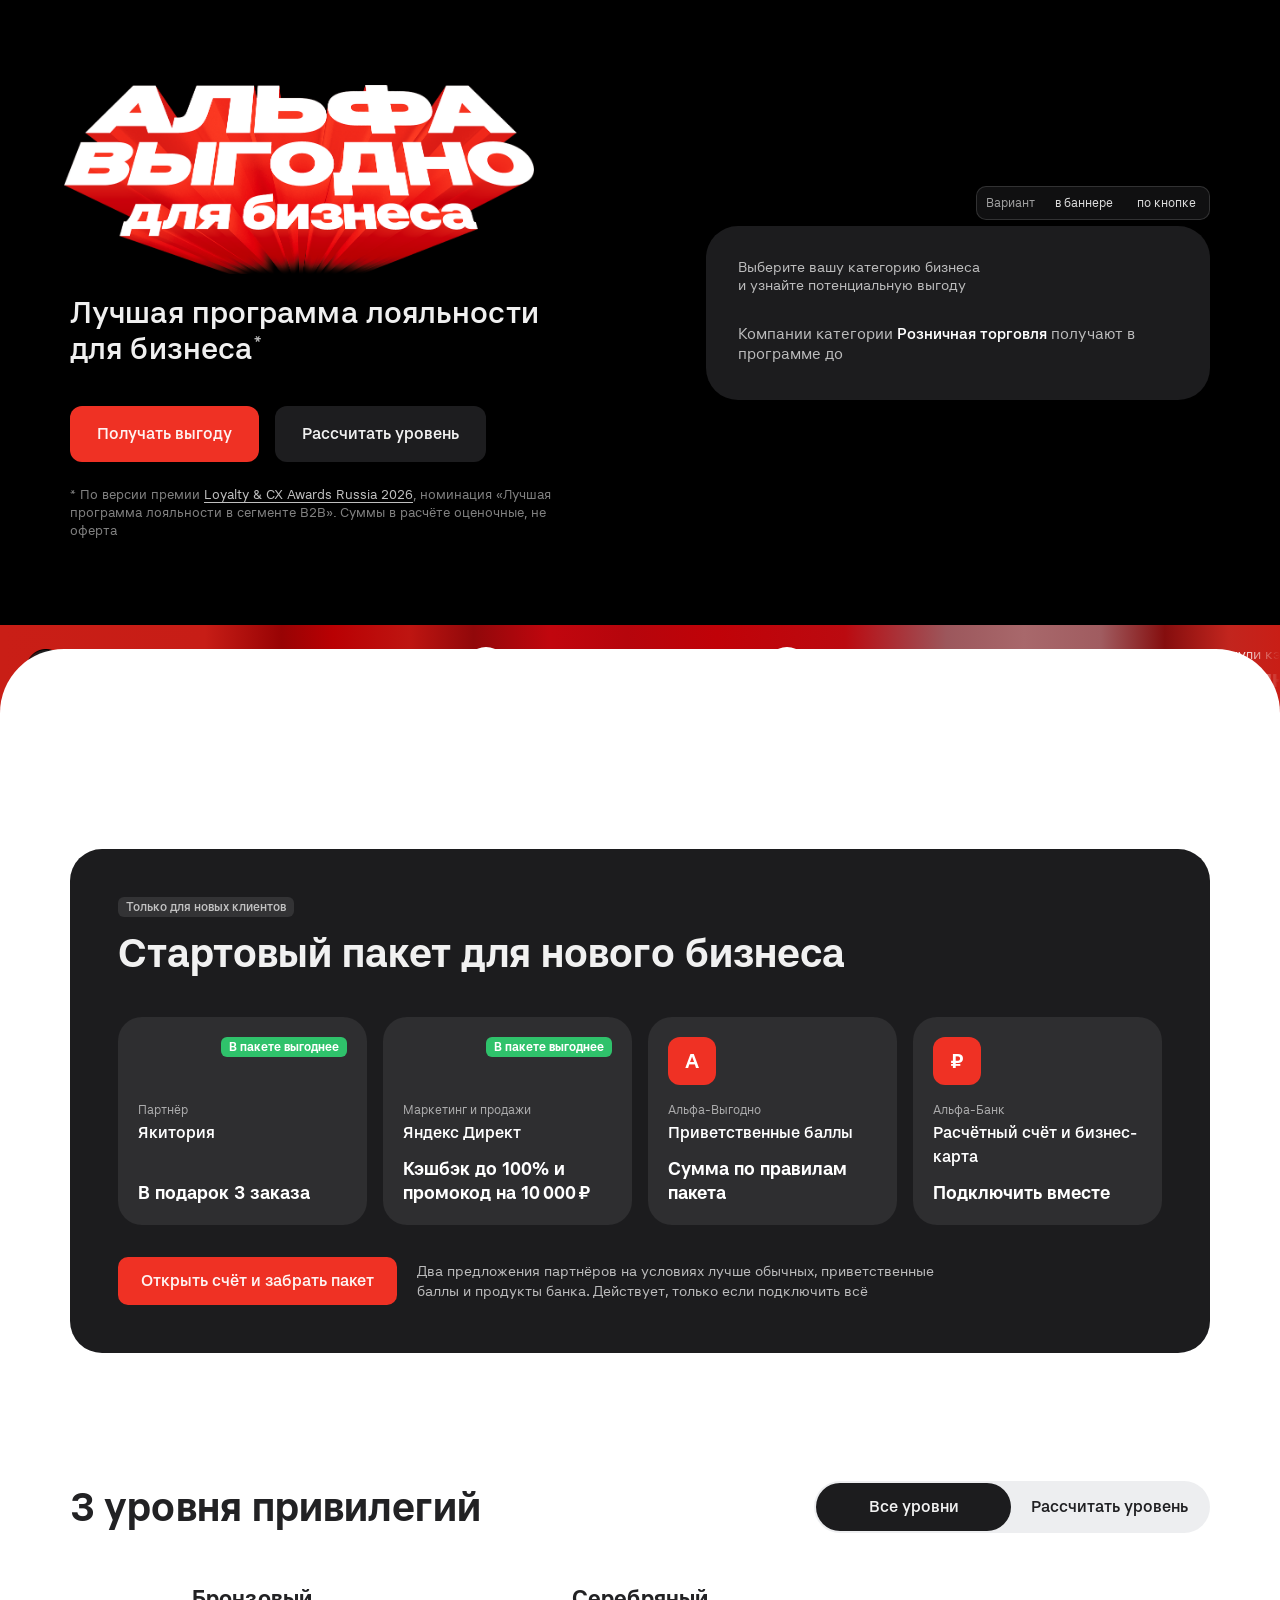
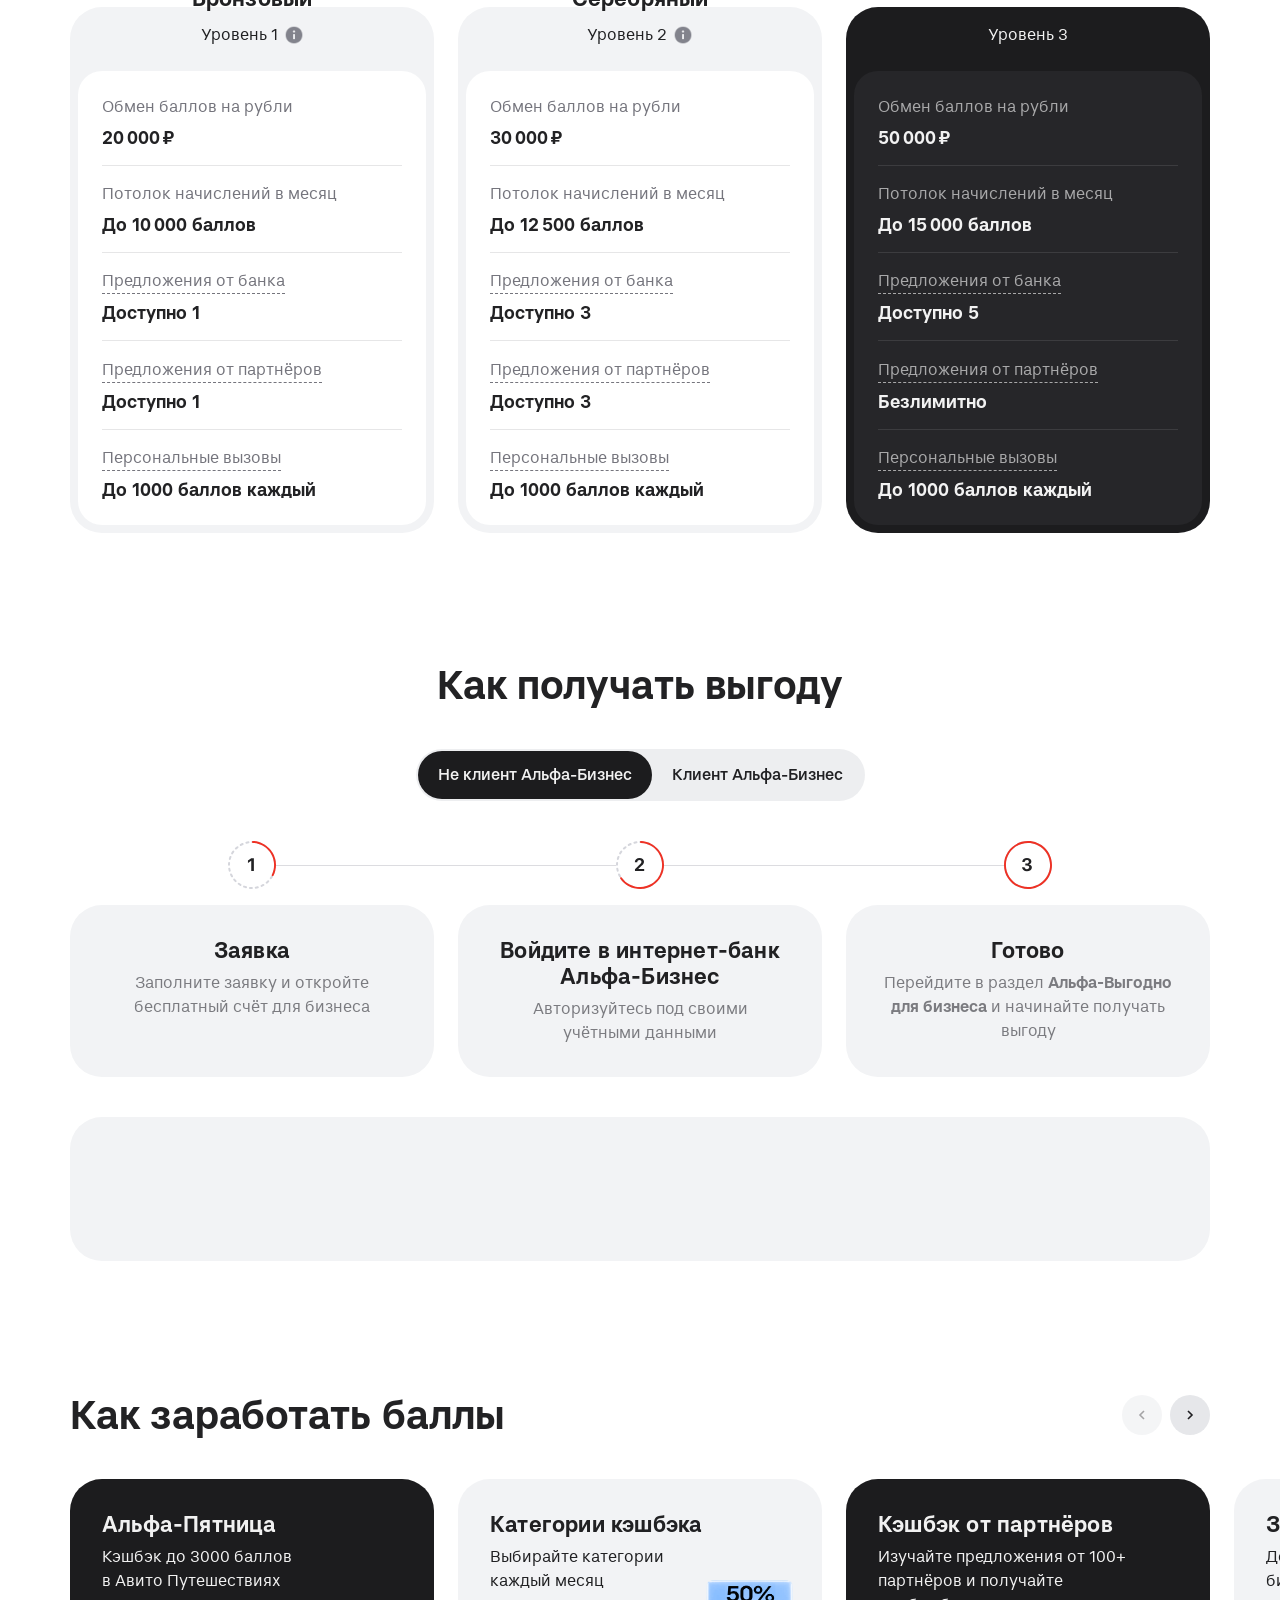
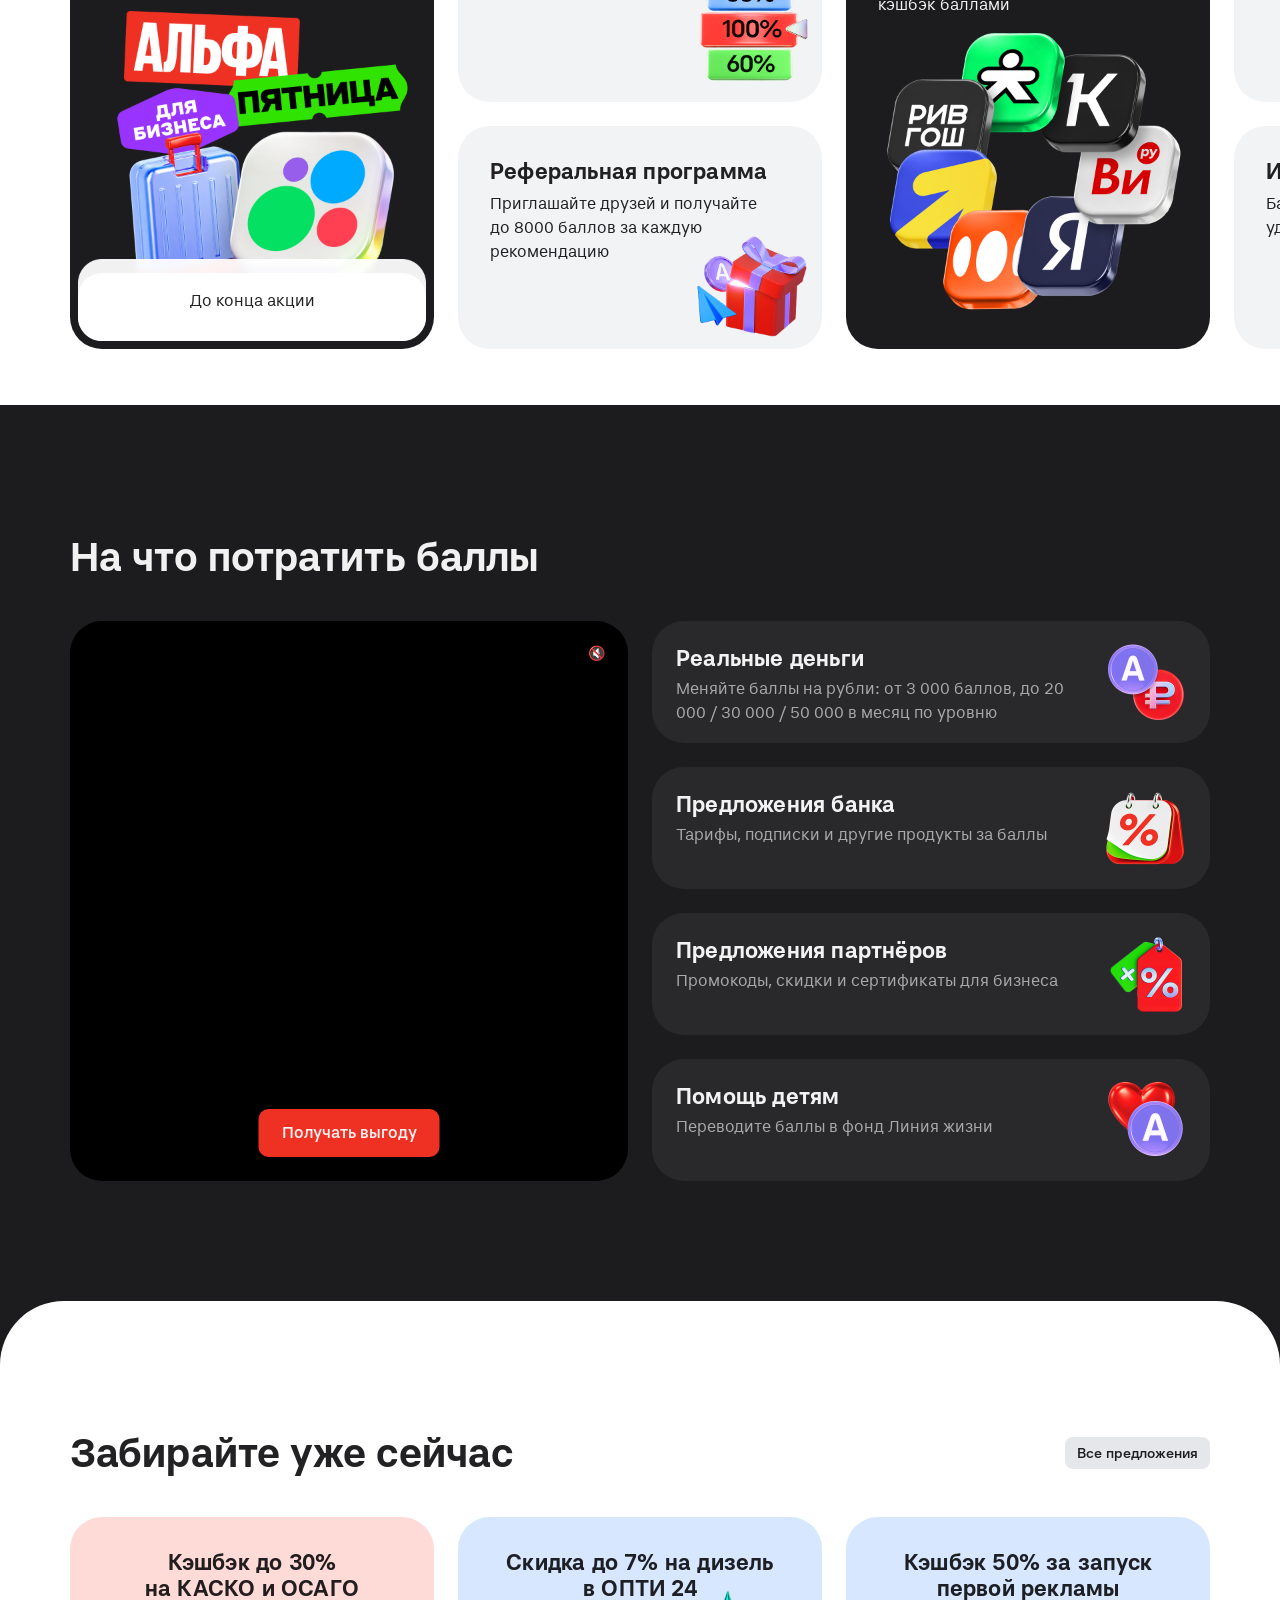
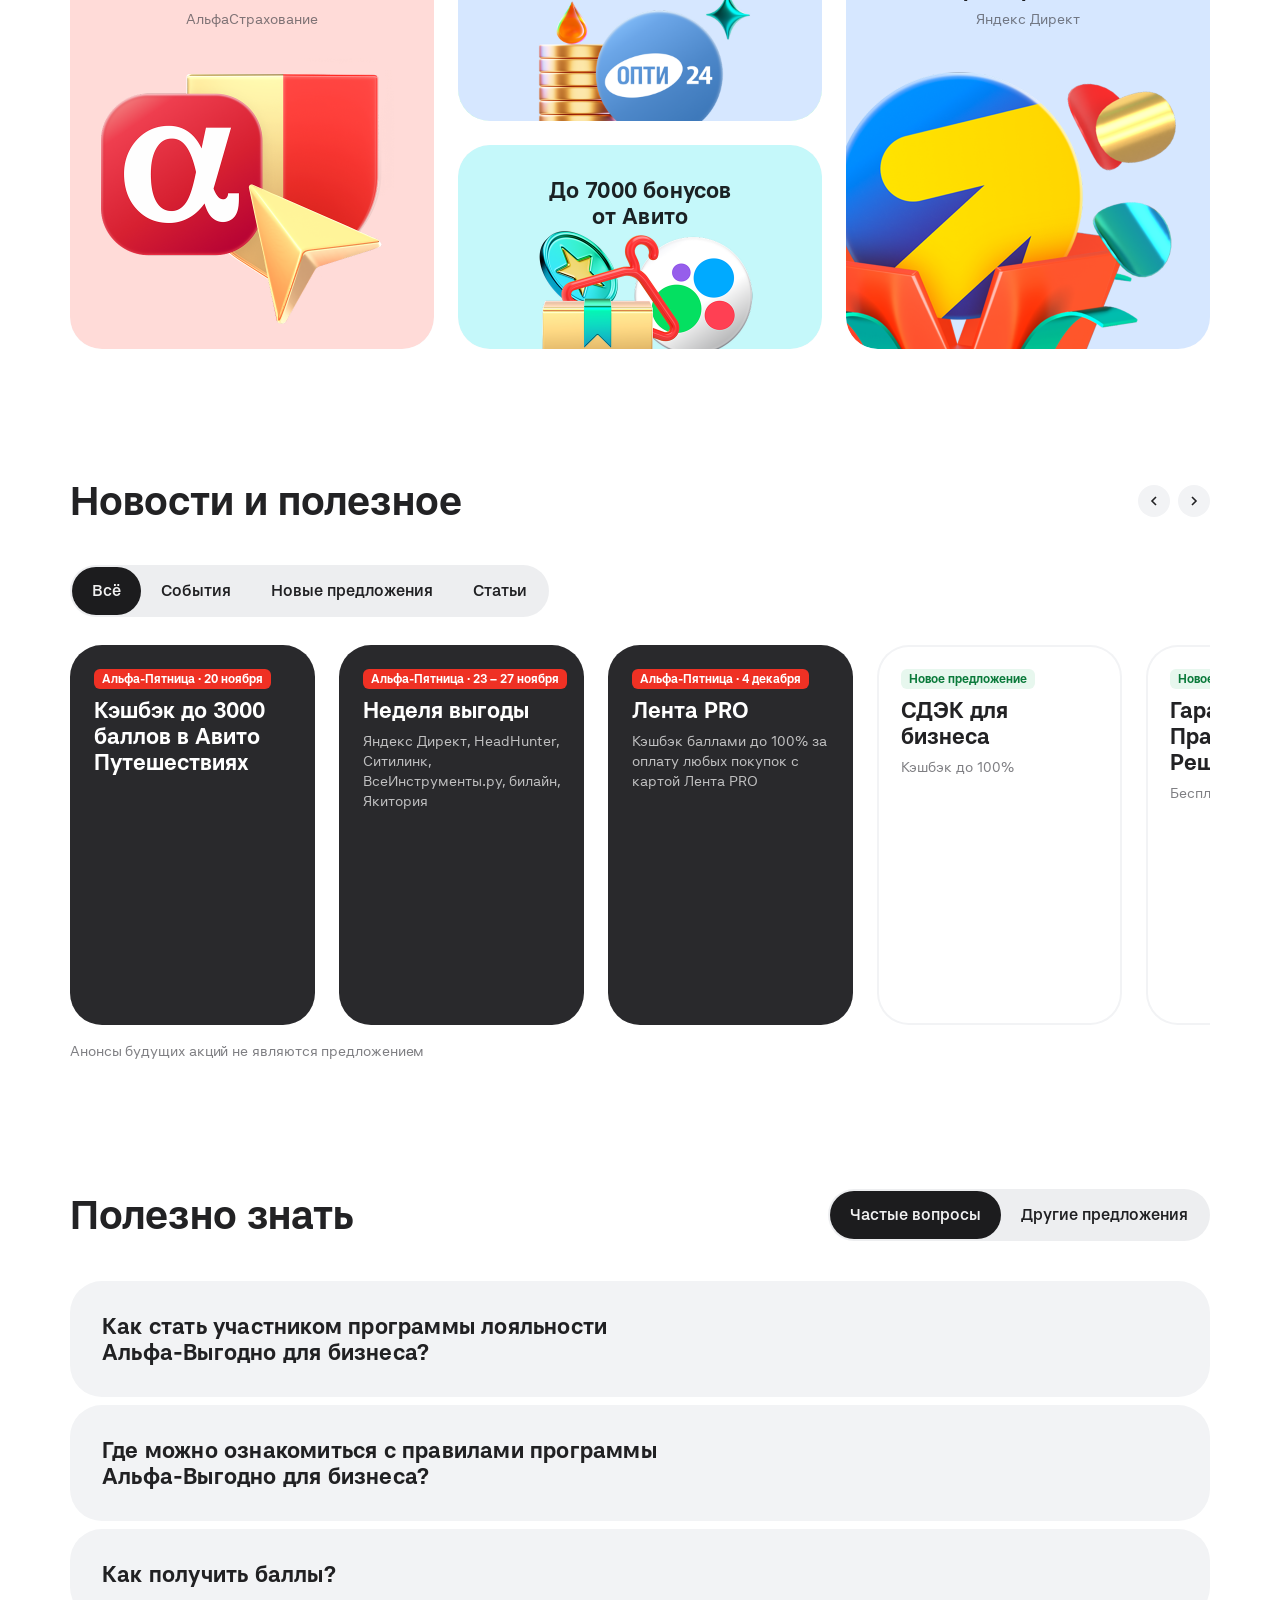
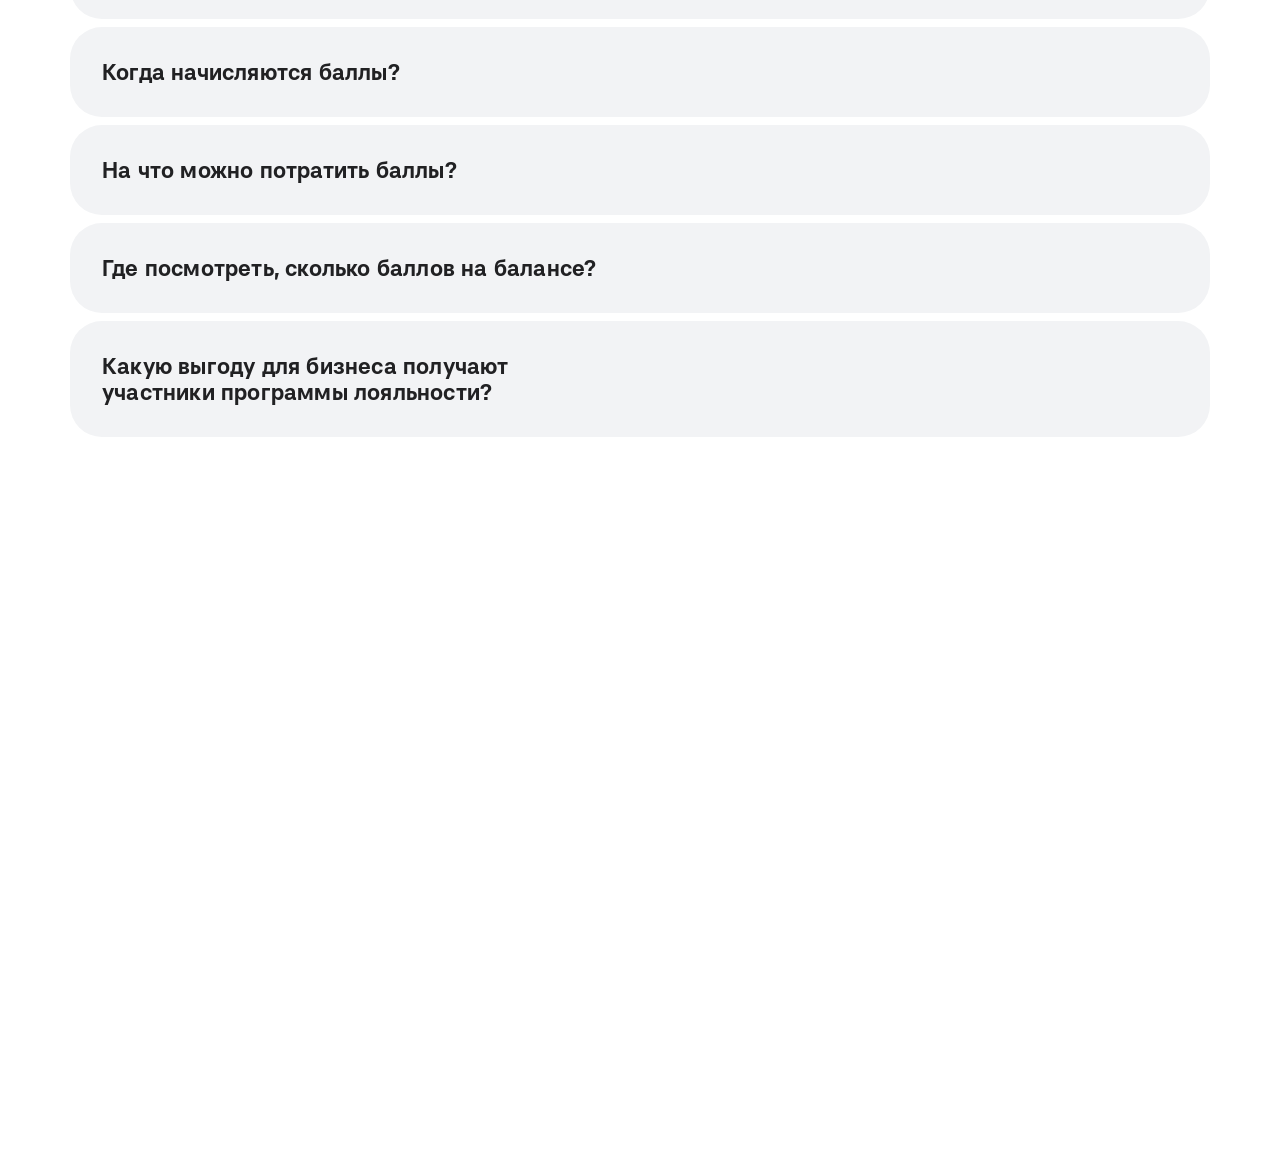
<file: index.html>
<!doctype html>
<html lang="ru"><head><meta charset="utf-8"><meta name="viewport" content="width=device-width, initial-scale=1">
<meta name="robots" content="noindex, nofollow">
<title>Прототип: Лояльность для бизнеса, прод и доработки</title>
<meta property="og:title" content="Прототип: Лояльность для бизнеса, прод и доработки">
<meta property="og:description" content="Главная, витрина, Альфа-Пятница и страница оффера. Каждая доработка включается своим переключателем. Прототип, не сайт банка.">
<meta property="og:type" content="website">
<meta property="og:url" content="https://mastermaxhoi-lang.github.io/loyalty-prod-plus/">
<meta property="og:image" content="https://mastermaxhoi-lang.github.io/loyalty-prod-plus/og.jpg">
<meta property="og:image:width" content="1200"><meta property="og:image:height" content="630">
<meta name="twitter:card" content="summary_large_image">
<meta http-equiv="refresh" content="0; url=%D0%B3%D0%BB%D0%B0%D0%B2%D0%BD%D0%B0%D1%8F.html">
</head><body style="font-family:sans-serif;padding:24px">Прототип открывается… <a href="главная.html">Главная</a></body></html>
</file>
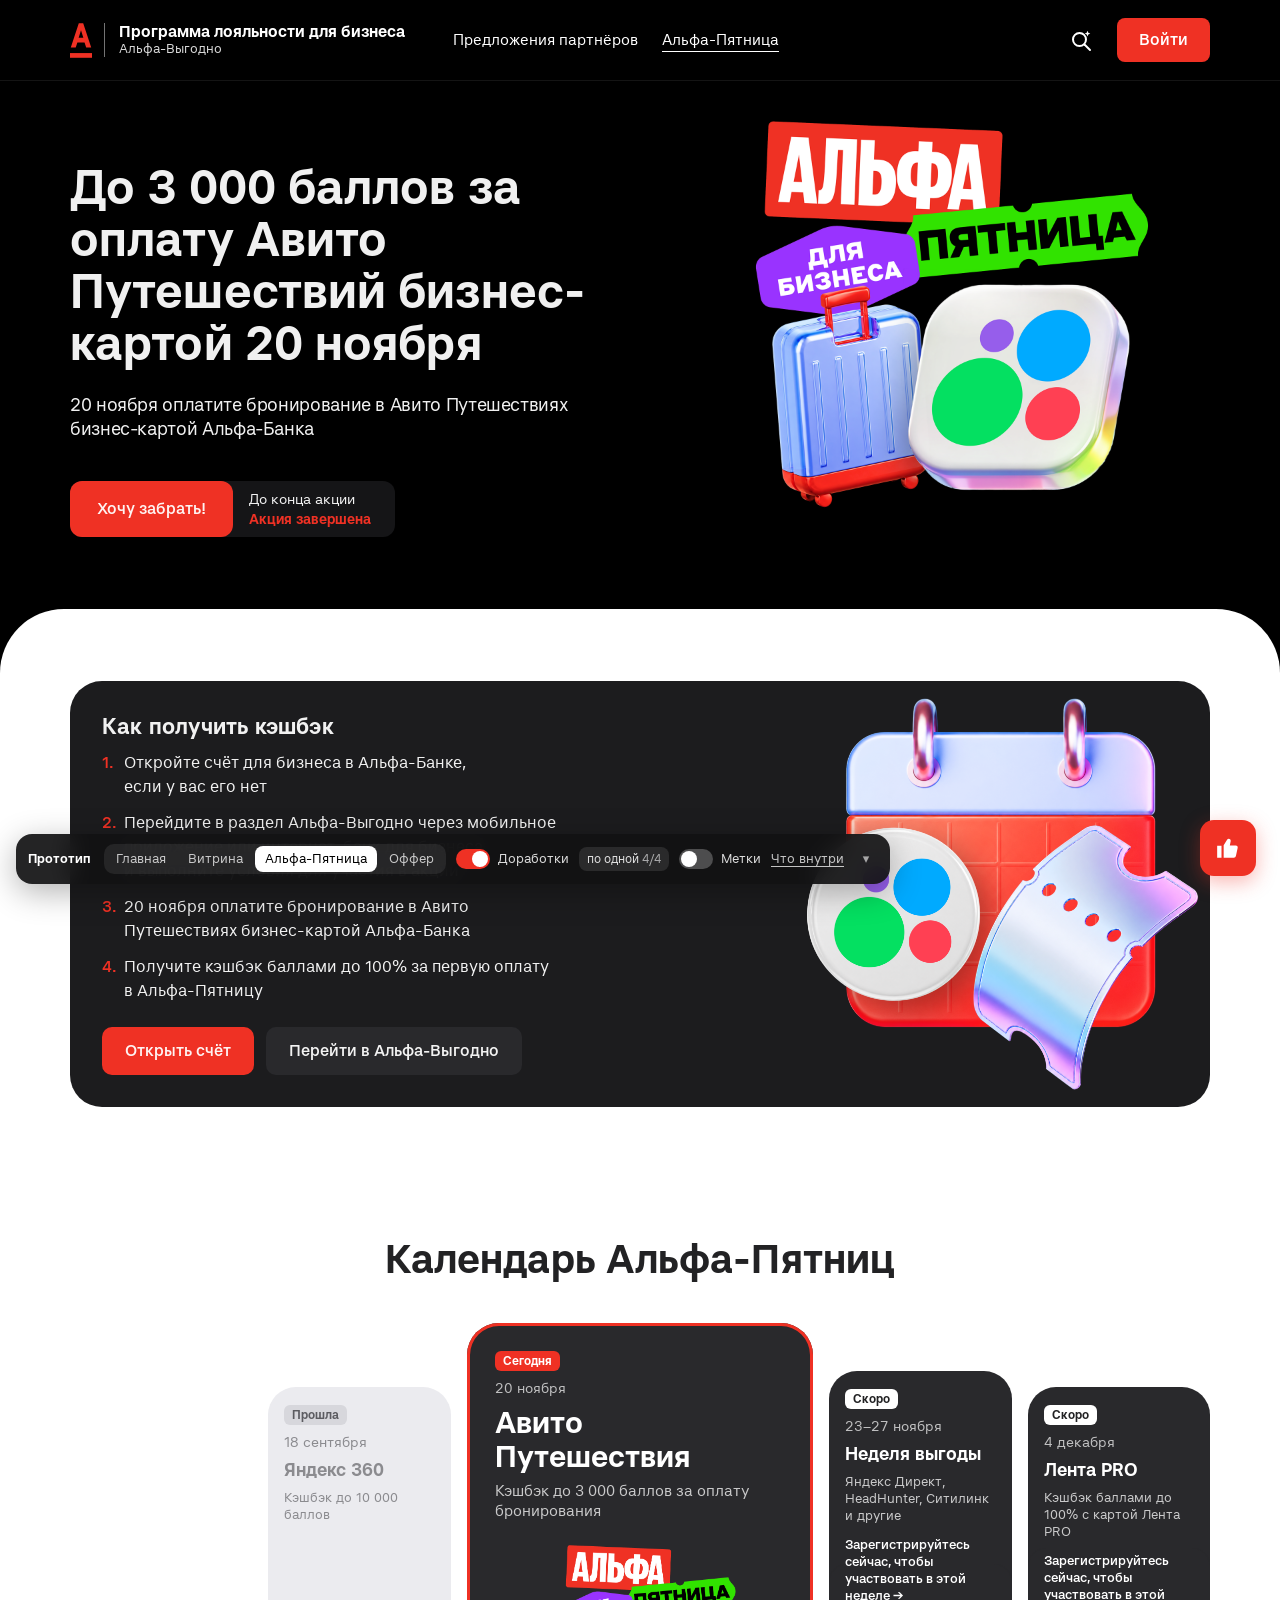
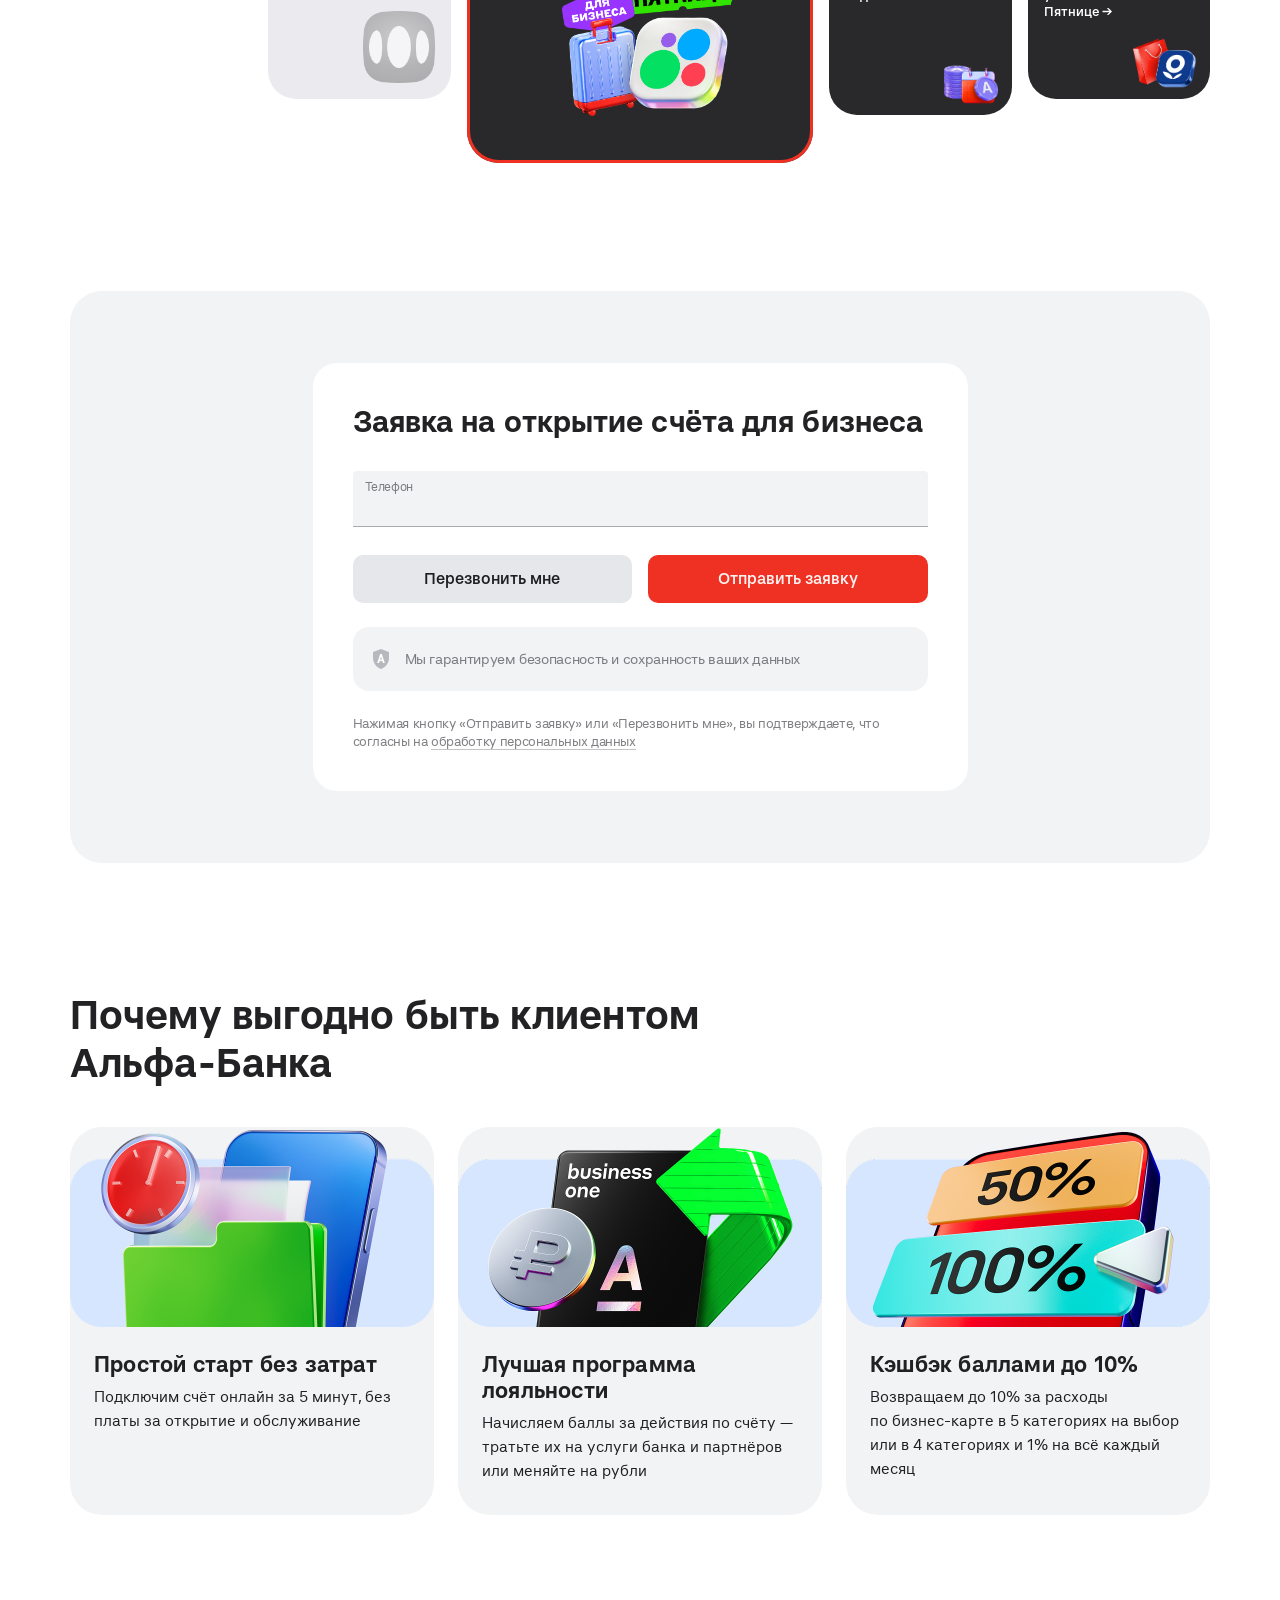
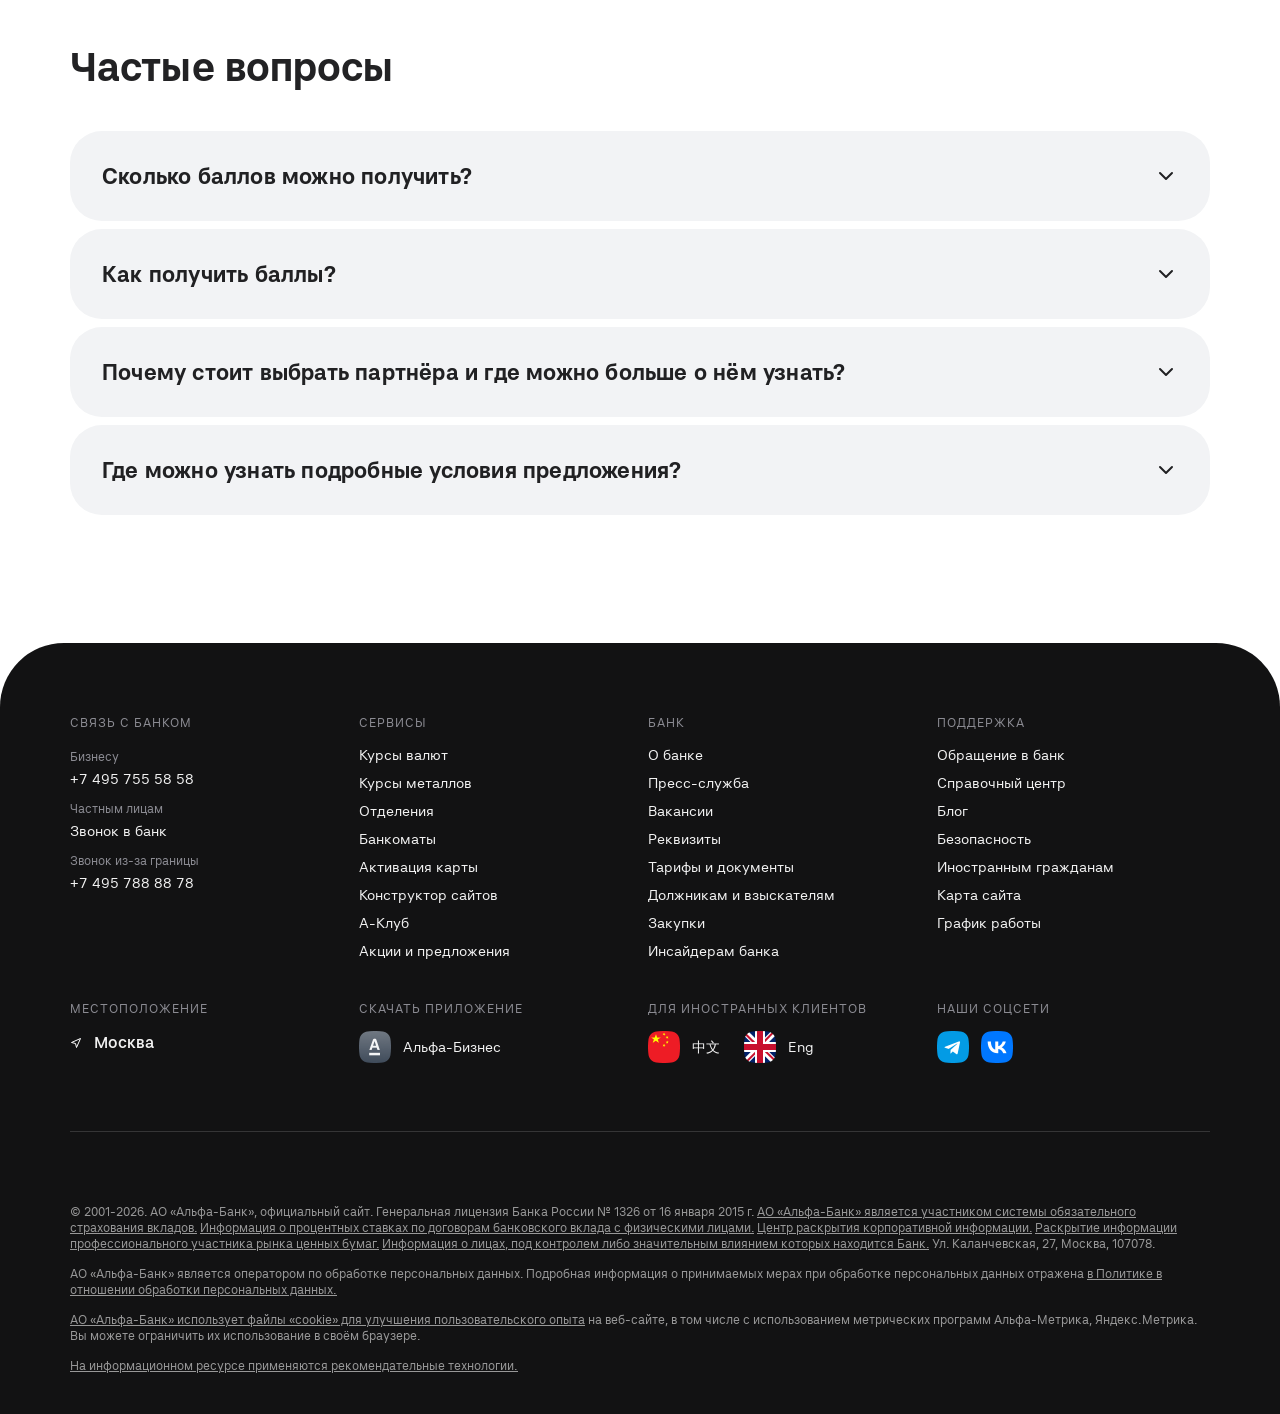
<file: альфа-пятница.html>
<!doctype html>
<html lang="ru">
<head>
<meta charset="utf-8">
<meta name="viewport" content="width=device-width, initial-scale=1">
<meta name="robots" content="noindex, nofollow">
<title>Альфа-Пятница: прод и доработки</title>
<link rel="stylesheet" href="assets/общее.css">
<style>
  .aphero { padding: 24px 0 136px; }
  .aphero .g { display: grid; grid-template-columns: 1fr 558px; gap: 24px; align-items: center; }
  .aphero .lead { margin-top: 24px; max-width: 520px; }
  .act { display: flex; margin-top: 40px; align-items: stretch; flex-wrap: wrap; gap: 0; }
  .act .btn { border-radius: 12px 0 0 12px; }
  .act .tbox { background: var(--dark-2); border-radius: 0 12px 12px 0; padding: 8px 16px; font-size: 14px; line-height: 18px; min-width: 220px; }
  .act .tbox span { display: block; color: var(--red); font-weight: 700; font-size: 15px; }
  @media (max-width: 960px) { .aphero .g { grid-template-columns: 1fr; } .aphero img { max-width: 80%; margin: 0 auto; } }

  .cal-row { display: grid; grid-template-columns: 364px 1fr; gap: 24px; padding: 48px 0; border-bottom: 1px solid #E7E8EB; }
  .cal-row:first-child { padding-top: 0; } .cal-row:last-child { border-bottom: 0; }
  .cal-row .cap { font-size: 12px; letter-spacing: 1px; text-transform: uppercase; color: var(--text-2); margin-bottom: 4px; }
  .howto { background: var(--dark) url(assets/img/ap-howto.png) no-repeat right center / cover; color: var(--inv); border-radius: 32px; padding: 32px; }
  .howto ol { max-width: 440px; }
  .howto ol { margin: 16px 0 0; padding: 0; list-style: none; counter-reset: s; }
  .howto li { counter-increment: s; display: grid; grid-template-columns: 22px 1fr; margin-top: 10px; font-size: 15px; line-height: 21px; }
  .howto li::before { content: counter(s) '.'; color: var(--red); font-weight: 500; }
  .howto .btns { display: flex; gap: 12px; margin-top: 24px; flex-wrap: wrap; }
  .pcard { background: var(--grey) no-repeat right center / cover; border-radius: 32px; padding: 32px; min-height: 200px; display: block; }
  .pcard p { max-width: 360px; }
  .pcard .h4 { display: flex; align-items: center; gap: 8px; }
  .pcard p { margin-top: 8px; font-size: 15px; line-height: 21px; color: var(--text); }
  @media (max-width: 768px) { .cal-row { grid-template-columns: 1fr; gap: 16px; padding: 32px 0; } .howto, .pcard { padding: 24px; padding-bottom: 180px; background-position: right bottom; background-size: auto 170px; } }

  .why .card { padding: 0 0 32px; min-height: 356px; }
  .why .card img { width: 100%; border-radius: 32px 32px 0 0; }
  .why .card .h4, .why .card p { padding: 0 24px; } .why .card .h4 { margin-top: 24px; }
  .why .card p { margin-top: 8px; color: var(--text); font-size: 15px; }

  /* плавающая оценка страницы (прод: FeedbackFloatingForm, только десктоп) */
  .fb { position: fixed; right: 16px; top: 50%; z-index: 80; }
  .fb > button { width: 56px; height: 56px; border-radius: 14px; background: var(--red); color: #fff; display: flex; align-items: center; justify-content: center; box-shadow: 0 6px 20px rgba(239, 49, 36, .35); }
  .fb .pan { position: absolute; right: 68px; top: -40px; width: 300px; background: #fff; border-radius: 20px; padding: 20px; box-shadow: 0 8px 32px rgba(0, 0, 0, .18); display: none; }
  .fb.open .pan { display: block; }
  .fb .rb { display: flex; gap: 8px; margin-top: 12px; } .fb .rb button { flex: 1; height: 40px; border-radius: 10px; background: var(--grey); }
  .fb .rb button.on { background: var(--dark); color: #fff; }
  .fb .stars button { font-size: 22px; color: #C9CAD0; background: none; height: 36px; }
  .fb .stars button.on { background: none; color: #FFB800; }
  .fb textarea { width: 100%; margin-top: 12px; border: 0; background: var(--field); border-radius: 10px; padding: 10px; font: inherit; font-size: 14px; resize: none; height: 80px; }

  /* подгонка под прод 20.11 */
  .aphero { padding: 0 0 96px; } .aphero .g { margin-top: -6px; }
  .act { display: inline-flex; background: rgba(225, 225, 248, .09); border-radius: 12px; gap: 16px; }
  .act .btn { border-radius: 12px; }
  .act .tbox { background: none; border-radius: 0; padding: 8px 24px 8px 0; min-width: 0; font-size: 14px; line-height: 20px; }
  .act .tbox span { font-size: 14px; line-height: 20px; }
  .cal-row { padding: 72px 0; }
  .howto .h4, .pcard .h4 { font-size: 22px; line-height: 26px; }
  .howto li { font-size: 16px; line-height: 24px; margin-top: 8px; }
  .pcard { background-size: contain; background-position: 100% 50%; }
  .pcard p { font-size: 16px; line-height: 24px; }
  .why { margin-top: 160px !important; } .why .h2 { max-width: none !important; margin-bottom: 72px !important; }
  .fb { top: auto; bottom: 24px; right: 24px; }
  .fb .pan { top: auto; bottom: 68px; right: 0; }

  /* гипотезы строк 19 и 23 сняты Максимом 20.11: игра выглядела некрасиво, SEO-статья про Пятницу уехала в новостной виджет Главной */
  body:not(.off-apcal) #offer .cal-row:not(:first-child), body:not(.off-apcal) #offer .cal-row:first-child > div:first-child { display: none; } /* с карточками календарь прода не дублируем */
  body:not(.off-apcal) #offer .cal-row:first-child { grid-template-columns: 1fr; padding-top: 0; border-bottom: 0; }
  body:not(.off-nav) .aphero { padding-top: 32px; } @media (max-width: 768px) { body:not(.off-nav) .aphero { padding-top: 24px; } }
  /* календарь Пятниц карточками по образцу Альфа Будущего (скрин Максима 20.11) */
  .apcal { margin: 24px 0 72px; } .apcal .sec-head { margin-bottom: 24px; justify-content: center; text-align: center; } /* под «Как получить кэшбэк» (Максим 22.11) */
  .apcal .arrows { display: flex; gap: 8px; } .apcal .arrows button { width: 32px; height: 32px; border-radius: 50%; background: var(--grey); color: var(--text); display: flex; align-items: center; justify-content: center; } .apcal .arrows button:disabled { opacity: .35; cursor: default; }
  /* барабан: действующая крупно в центре, соседние ниже, при наведении вырастают (Максим 22.11) */
  .apcal .row { position: relative; display: grid; grid-template-columns: minmax(0, 1fr) minmax(0, 1fr) minmax(0, 1.9fr) minmax(0, 1fr) minmax(0, 1fr); gap: 16px; align-items: center; height: 464px; }
  .apc { position: relative; box-sizing: border-box; height: 344px; border-radius: 28px; background: #29292C no-repeat right bottom / 100% auto; color: #fff; padding: 18px 16px; display: flex; flex-direction: column; gap: 8px; overflow: hidden; transition: transform .35s cubic-bezier(.2, .8, .2, 1); }
  .apc .st { align-self: flex-start; flex: none; font-size: 12px; line-height: 16px; font-weight: 700; border-radius: 6px; padding: 2px 8px; background: rgba(255, 255, 255, .16); }
  .apc .wd { font-size: 14px; line-height: 18px; color: rgba(255, 255, 255, .7); }
  .apc .tt { font-size: 18px; line-height: 22px; font-weight: 700; }
  .apc .vv { font-size: 13px; line-height: 17px; color: rgba(255, 255, 255, .75); }
  .apc .reg { margin-top: 4px; font-size: 13px; line-height: 17px; font-weight: 500; color: #fff; }
  .apc .art { position: absolute; left: 16px; right: 16px; bottom: 16px; height: 46%; background: no-repeat center bottom / contain; }
  .apc .lg { position: absolute; right: 16px; bottom: 16px; width: 72px; height: 72px; border-radius: 18px; }
  .apc.now { height: 440px; border-radius: 32px; padding: 28px; box-shadow: inset 0 0 0 3px var(--red); z-index: 2; } .apc.now .st { background: var(--red); }
  .apc.now .tt { font-size: 30px; line-height: 34px; } .apc.now .vv { font-size: 15px; line-height: 20px; }
  .apc.past { height: 312px; background: #EBEBEF !important; color: #8B8B8F; cursor: not-allowed; } .apc.past .st { background: #D7D7DC; color: #5C5C61; } .apc.past .wd, .apc.past .vv { color: #8B8B8F; } .apc.past .lg { filter: grayscale(1); opacity: .5; }
  .apc.next .st { background: #fff; color: var(--text); }
  .apc.far { height: 312px; }
  .apc.soon { background: #fff; border: 2px dashed #C9CAD0; color: var(--text); } .apc.soon .wd, .apc.soon .vv { color: var(--text-2); } .apc.soon .reg { color: var(--text); } .apc.soon .st { background: var(--grey); color: var(--text); }
  @media (min-width: 1101px) {
    .apc.next:hover, .apc.next:focus-visible { transform: scale(1.24); z-index: 3; }
    .apc.next.far:hover, .apc.next.far:focus-visible { transform: scale(1.34); transform-origin: right center; }
    .apcal .row:has(.apc.next:hover) .apc.now, .apcal .row:has(.apc.next:focus-visible) .apc.now { transform: scale(.88); }
  }
  @media (max-width: 1100px) {
    .apcal .row { display: flex; gap: 12px; overflow-x: auto; overflow-y: hidden; padding: 0 calc(50% - 140px); scroll-snap-type: x proximity; scrollbar-width: none; }
    .apcal .row::-webkit-scrollbar { display: none; }
    .apc { flex: none; width: 200px; scroll-snap-align: center; } .apc.now { width: 280px; height: 420px; } .apc.far { height: 324px; }
    .apc.next:hover, .apc.next:focus-visible { transform: scale(1.06); z-index: 3; }
  }
  @media (max-width: 600px) { .apc.now { padding: 24px 20px; } .apc.now .tt { font-size: 24px; line-height: 28px; } }
  @media (prefers-reduced-motion: reduce) { .apc { transition: none; } }
  /* ===== отступы, сверка со снимком прода 22.11 (блок последний, он главнее старых правок) ===== */
  .ftr .map { display: none; } .ftr .legal { margin-top: 0; } /* на проде Пятницы подвал без карты сайта (снимок 18.11) */
  .apform { margin-top: 56px; }
  .why { margin-top: 128px !important; } .why .h2 { margin-bottom: 40px !important; }
  .aplast { padding-top: 56px; } .aplast .acc-q .q { max-width: 800px; }
  .howto ol { max-width: 466px; margin-top: 12px; } .howto li { margin-top: 12px; }
  @media (min-width: 961px) {
    .aphero { padding: 0 0 64px; } .aphero .g { margin-top: 24px; }
    body:not(.off-nav) .aphero { padding-top: 16px; padding-bottom: 96px; }
  }
  body:not(.off-apcal) #offer .cal-row:first-child { padding-bottom: 0; }
  body:not(.off-apcal) .apcal { margin: 128px 0; } body:not(.off-apcal) .apcal .sec-head { margin-bottom: 40px; }
  body:not(.off-apcal) .apcal .row { height: 440px; }
  @media (max-width: 1100px) { body:not(.off-apcal) .apcal .row { height: 420px; } }
  @media (max-width: 768px) {
    .why { margin-top: 64px !important; } .why .h2 { margin-bottom: 24px !important; }
    .aplast { padding-top: 16px; } .aplast > h2 { margin-bottom: 24px !important; }
    body:not(.off-apcal) .apcal { margin: 64px 0; } body:not(.off-apcal) .apcal .sec-head { margin-bottom: 24px; }
  }
</style>
</head>
<body>

<div class="sec-black">
  <div id="hdr" data-solo></div>
  <section class="aphero"><div class="wrap"><div class="g">
    <div>
      <h1 class="h1 inv" data-asis-f="words">Кэшбэк до 3000 баллов в Авито Путешествиях</h1><h1 class="h1 inv" data-f="words" data-dr="Формулировки · стандарт, строка 7" data-mk="words">До 3 000 баллов за оплату Авито Путешествий бизнес-картой 20 ноября</h1>
      <p class="lead inv">20 ноября оплатите бронирование в Авито Путешествиях бизнес‑картой Альфа‑Банка</p>
      <div class="act"><a class="btn btn-red" href="#offer">Хочу забрать!</a><div class="tbox inv">До конца акции<span data-timer="2026-11-20T23:59:59+03:00"></span></div></div>
    </div>
    <img src="assets/img/ap-hero.png" alt="Альфа-Пятница для бизнеса">
  </div></div></section>
</div>

<div class="sec-light">
  <div class="wrap pad" id="calendar">
    <div id="offer">
      <div class="cal-row">
        <div><div class="cap">Текущая акция</div><div class="h2">20 ноября</div></div>
        <div class="howto"><div class="h4 inv">Как получить кэшбэк</div><ol><li>Откройте счёт для бизнеса в Альфа‑Банке, <br class="d">если у вас его нет</li><li>Перейдите в раздел Альфа‑Выгодно через мобильное приложение или интернет-банк для бизнеса и выполните условия для участия в акции</li><li>20 ноября оплатите бронирование в Авито Путешествиях бизнес‑картой Альфа‑Банка</li><li>Получите кэшбэк баллами до 100% за первую оплату в Альфа‑Пятницу</li></ol>
          <div class="btns"><a class="btn btn-m btn-red" href="#form">Открыть счёт</a><a class="btn btn-m btn-dark" href="https://link.alfabank.ru/partner-offers/friday?utm_medium=site_landing" target="_blank" rel="noopener">Перейти в Альфа‑Выгодно</a></div></div>
      </div>
      <div class="cal-row">
        <div class="h2">23 — 27 ноября</div>
        <a class="pcard" href="#form" style="background-image:url(assets/img/ap-week.png)"><div class="h4">Неделя выгоды <span class="tip right"><img src="assets/img/info.png" alt="" style="width:20px;height:20px"><span class="tt">Не является предложением. Содержит информацию о планируемых мероприятиях, которые могут быть изменены по усмотрению банка, пока нет правил акции</span></span></div><p>Яндекс Директ, HeadHunter, Ситилинк, <br class="d">ВсеИнструменты.ру, билайн, Якитория</p></a>
      </div>
      <div class="cal-row">
        <div class="h2">4 декабря</div>
        <a class="pcard" href="#form" style="background-image:url(assets/img/ap-lenta.png)"><div class="h4">Лента PRO <span class="tip right"><img src="assets/img/info.png" alt="" style="width:20px;height:20px"><span class="tt">Не является предложением. Содержит информацию о планируемых мероприятиях, которые могут быть изменены по усмотрению банка, пока нет правил акции</span></span></div><p>Получите кэшбэк баллами до 100% <br class="d">за оплату любых покупок с применением <br class="d">карты Лента PRO</p></a>
      </div>
      <div class="cal-row">
        <div class="h2">11 декабря</div>
        <a class="pcard" href="#form" style="background-image:url(assets/img/ap-soon.png)"><div class="h4">Скоро добавим</div><p>Если у вас нет счёта для бизнеса или карты, <br class="d">оформите их заранее, чтобы участвовать в акции</p></a>
      </div>
    </div>


    <!-- Календарь Пятниц карточками (доработка Максима 20.11, ключ apcal) -->
    <div class="apcal" data-f="apcal" id="apcal" data-dr="Календарь Пятниц карточками · доработка Максима 20.11" data-mk="apcal">
      <div class="sec-head"><h2 class="h2">Календарь Альфа‑Пятниц</h2></div>
      <div class="row" id="acRow"></div>
    </div>

    <div class="form-outer apform" id="form" data-form="Отправить заявку"></div>

    <div class="block why">
      <h2 class="h2" style="max-width:640px;margin-bottom:40px">Почему выгодно быть клиентом <br class="d">Альфа‑Банка</h2>
      <div class="grid3">
        <div class="card"><img src="assets/img/why-1.png" alt=""><div class="h4">Простой старт без затрат</div><p>Подключим счёт онлайн за 5 минут, без платы за открытие и обслуживание</p></div>
        <div class="card"><img src="assets/img/why-2.png" alt=""><div class="h4">Лучшая программа лояльности</div><p>Начисляем баллы за действия по счёту — тратьте их на услуги банка и партнёров или меняйте на рубли</p></div>
        <div class="card"><img src="assets/img/why-3.png" alt=""><div class="h4">Кэшбэк баллами до 10%</div><p>Возвращаем до 10% за расходы по бизнес-карте в 5 категориях на выбор или в 4 категориях и 1% на всё каждый месяц</p></div>
      </div>
    </div>
  </div>
</div>

<div class="sec-light last" style="margin-top:0">
  <div class="wrap aplast" style="padding-bottom:128px">
    <h2 class="h2" style="margin-bottom:40px">Частые вопросы</h2>
    <div class="acc">
      <div class="acc-item"><button class="acc-q"><span class="q">Сколько баллов можно получить?</span></button><div class="acc-a"><p>Максимум 3000 баллов.</p></div></div>
      <div class="acc-item"><button class="acc-q"><span class="q">Как получить баллы?</span></button><div class="acc-a"><p data-asis-f="words">Кэшбэк начисляется баллами на счёт программы лояльности Альфа‑Выгодно для бизнеса. Выплатим его до 25 января.</p><p data-f="words" data-dr="Формулировки · стандарт, строка 18 и «Словарь»" data-mk="words">Баллы появятся на балансе в Альфа‑Выгодно для бизнеса до 25 января.</p></div></div>
      <div class="acc-item"><button class="acc-q"><span class="q">Почему стоит выбрать партнёра и где можно больше о нём узнать?</span></button><div class="acc-a"><p>Авито Путешествия — сервис, который помогает быстро и безопасно бронировать квартиры, дома и отели посуточно.</p><p>Подробнее о партнёре можно прочитать <a href="https://www.avito.ru/all/travel?segment=travel&utm_campaign=alfafriday&utm_medium=cashback&utm_source=alfabankb2b" target="_blank" rel="noopener">на сайте</a>.</p></div></div>
      <div class="acc-item"><button class="acc-q"><span class="q">Где можно узнать подробные условия предложения?</span></button><div class="acc-a"><p>Подробности об условиях — <a href="https://alfabank.servicecdn.ru/site-presets/9e/af/391/rules_alfa-friday_20112026.pdf" target="_blank" rel="noopener">по ссылке.</a></p></div></div>
    </div>
  </div>
</div>

<div id="ftr"></div>

<div class="fb" id="fb"><button aria-label="Оценить страницу"><svg width="26" height="26" viewBox="0 0 24 24" fill="#fff"><path d="M2 10h4v11H2zM8 21h9.3a2 2 0 0 0 2-1.6l1.6-7.4A2 2 0 0 0 19 9.6h-5.3l.8-4a1.8 1.8 0 0 0-3.2-1.4L8 9.5z"/></svg></button>
  <div class="pan" id="fbPan"><div class="h5">Насколько просто было принять участие в акции?</div><div class="rb stars"><button data-r="1" aria-label="1">★</button><button data-r="2" aria-label="2">★</button><button data-r="3" aria-label="3">★</button><button data-r="4" aria-label="4">★</button><button data-r="5" aria-label="5">★</button></div><div id="fbMore" hidden><div class="s" style="margin-top:14px;font-weight:700">Что мы можем улучшить?</div><textarea maxlength="200" placeholder="Напишите, пожалуйста, с какими проблемами вы столкнулись. Мы постараемся их исправить"></textarea><button class="btn btn-s btn-red" id="fbSend" style="margin-top:12px;width:100%">Отправить</button></div></div>
</div>

<script>
window.PAGE = {
  id: 'альфа-пятница', title: 'Альфа-Пятница', url: 'alfabank.ru/sme/loyalty/alfa-friday/', snap: '18.11.2026',
  dr: [
    // ===== гипотезы и доработки мастер-плана, строки 17–28, и формулировки (20.11) =====
    { key: 'client', name: 'Уже клиент, сразу в ЛК', link: 'Кнопки календаря прода видны, пока выключен «Календарь Пятниц карточками».', sel: '.howto .btn-red',
      what: 'Кнопки заявки («Открыть счёт» и карточки календаря прода: Неделя выгоды, Лента PRO, Скоро добавим; они видны, когда календарь карточками выключен) сначала спрашивают: «У вас уже есть счёт в Альфа‑Банке?» (будущие карточки барабана не спрашивают, ведут прямо к анкете). «Да» ведёт в раздел Пятницы в Альфа‑Выгодно (боевая ссылка со страницы), «Нет» к анкете.',
      src: 'Мастер-план 2027, раздел «Прочие гипотезы и доработки» (скрин Максима 20.11, _скрины-максима/2026-11-20-мастер-план-строки-13-30.png), строка 17 (гипотеза): на Главной, витрине и Пятнице у кнопки развилка: «счёт в Альфе уже есть» ведёт в интернет-банк к программе или выбранному офферу, «новый» в анкету РКО. Разнос оппонента 09.11: стратегия/Мастер-план-2027-разнос-кандидата-уже-клиент.md.',
      cond: 'гипотеза без макета. Развилка самовыбором, без ИНН. На проде рядом уже есть вторая кнопка «Перейти в Альфа‑Выгодно», развилка спрашивает и тех, кто её не заметил.' },
    { key: 'apcal', name: 'Календарь Пятниц карточками', link: 'Скрывает вертикальный календарь прода, «Как получить кэшбэк» оставляет.', sel: '#apcal',
      what: 'Под блоком «Как получить кэшбэк» календарь барабаном вместо вертикального календаря прода: действующая или ближайшая Пятница крупно по центру с красной обводкой, слева прошедшая (серая, не выбирается), справа две следующие, они ниже и вырастают при наведении (Максим 22.11). На следующих написано «Зарегистрируйтесь сейчас, чтобы участвовать в этой неделе» (у однодневной акции «в этой Пятнице»), клик ведёт прямо к анкете. Клик по действующей ведёт к «Как получить кэшбэк». На узком экране барабан листается, действующая в центре.',
      src: 'Доработка Максима 20.11, в мастер-плане строки нет: календарь как на странице Альфа Будущего, прошедшая «серенькая», выбрать её нельзя, действующая или ближайшая «ярко», следующие видны; образец решений Яндекс Плюс. Акции с 20 ноября по 11 декабря из снимка прода 18.11; 20.11 вживую подтверждены 20 ноября, Неделя выгоды, Лента PRO и «Скоро добавим». Прошедшие: Яндекс 360 18 сентября (стандарт формулировок) и Авито Услуги 1–10 июля (карта трёх страниц).',
      cond: 'вид придуман по скрину карточек Альфа Будущего, макета нет. При дате по умолчанию показана одна прошедшая, Яндекс 360 (снимок 17.09); Авито Услуги (карта трёх страниц) в данных есть и видна с ?d= до 18.09. Анонсы Туту, Купера, Ситилинка, Tasty Coffee и Авито Работа (21.10, только таймер) не показаны. Статус по умолчанию считается на 20.11, день текущей акции в снимке прода 18.11, под неё написан «Как получить кэшбэк»; другую дату можно задать ?d=ГГГГ-ММ-ДД. Решения Яндекс Плюса ещё не смотрел.' },
    { key: 'nav', name: 'Шапка раздела: название и бургер', sel: '.loynav .wrap',
      what: 'Шапка раздела вместо шапки прода, по образцу Альфа Будущего, но на чёрном фоне, как шапка прода (красный слишком контрастный, Максим 21.11): красная «А» и название «Программа лояльности для бизнеса» с подписью «Альфа‑Выгодно», две ссылки, на витрину и Пятницу («Как стать участником» и «Частые вопросы» Максим снял из меню 22.11), справа лупа и красная кнопка «Войти». Уже 1180 px ссылки уходят в бургер, лупа скрыта; на телефоне в бургер уходит и «Войти».',
      src: 'Мастер-план 2027, раздел «Прочие гипотезы и доработки» (скрин Максима 20.11, _скрины-максима/2026-11-20-мастер-план-строки-13-30.png), строка 28 (доработка): бургер-меню по образцу «Альфа-Будущего» и понятное название пункта программы; название «Альфа-Выгодно» не у всех ассоциируется с программой, поэтому сначала проверка.',
      cond: 'вид по скрину шапки Альфа Будущего от Максима 20.11 (сам сайт автоматический браузер не открыл), макета нет. Название «Программа лояльности для бизнеса» условное, его даёт проверка.' },
    { key: 'words', name: 'Формулировки по исследованию «Единый язык привилегий»', sel: '.aphero [data-mk="words"]',
      what: 'Герой по формуле стандарта: «До 3 000 баллов за оплату Авито Путешествий бизнес-картой 20 ноября». В FAQ вместо «Кэшбэк начисляется баллами на счёт программы… Выплатим его до 25 января» написано «Баллы появятся на балансе в Альфа‑Выгодно для бизнеса до 25 января».',
      src: 'Исследование «Единый язык привилегий» (исследования/единый-язык-привилегий/), лист «Стандарт»: строка 7 (Альфа-Пятница, образец «До 10 000 баллов за оплату Яндекс 360 бизнес-картой 18 сентября»), строка 18 (сроки); лист «Словарь»: «баллы на балансе в Альфа-Выгодно», не «на счёт программы» и не «выплатим».',
      cond: 'решений PO по стандарту нет, роли отыграли агенты. Строка 7 зависит от решения по слову «кэшбэк» (С1). Вторую часть образца («Нажмите „Забираю“ до …») не переносил: условия текущей акции не снимал. Дата 25 января из текста прода.' },
  ],
  notes: [
    'Айдентика по итогам исследования (направление А) снята Максимом 21.11 («давай пока Айдентику уберём»). Моё предложение: вернуться с единой карточкой предложения или с работой дизайнера.',
    'Мастер-план, строка 23 «АП: страница SEO привлечения»: не блок на странице Пятницы, а отдельная статья (Максим 20.11). Показана карточкой «готовится» в ленте «Новости и полезное» на Главной (таб «Статьи»).',
    'Мастер-план, строка 19 «Игра с гейтом регистрации РКО» («Сюрприз месяца»): снята Максимом 20.11, выглядела некрасиво. Вернуть, когда будет макет.',
    'Счётчик участников Пятницы Максим 20.11 убрал из BRD «Счётчик участников». Доработок из строк 4–12 мастер-плана на этой странице нет, здесь только доработки из строк 17 и 28, формулировки и календарь Пятниц карточками (строки в мастер-плане нет).',
    'Мастер-план, строка 26 «Опросник VOC»: на Пятнице кнопка оценки уже на проде (ниже), поэтому без свича.',
    'Мастер-план, строка 30 «Ретаргетинг посетителей, ушедших без заявки» (доработка): тем, кто ушёл с Пятницы или витрины без анкеты, онлайн-продажи показывают рекламу с той же акцией. На странице это не видно, поэтому без свича.',
    'Октябрьские макеты Пятницы (рендеры в макеты/figma-рендеры-АП-2026-10/) уже на проде: расписание по датам, подсказка «Не является предложением», табы «клиент / не клиент» на Главной, блок Пятницы на витрине. Колесо удачи из того макета снято с 22.10.',
    'Поиска в шапке на Пятнице нет и на проде (шапка только с логотипом), поэтому AI-помощника здесь нет.',
    'Красная кнопка оценки справа: это прод, виджет FeedbackForm (codeTeam «ММБ Партнерка»): 5 звёзд, вопрос «Насколько просто было принять участие в акции?», затем «Что мы можем улучшить?». Тексты взяты из снимка страницы, вид звёзд нарисован по описанию, на мобильном не проверял.',
  ],
  fork: { link: 'https://link.alfabank.ru/partner-offers/friday?utm_medium=site_landing', yes: 'Откроем раздел Альфа‑Пятницы в Альфа‑Выгодно, заявка не нужна' },
};
</script>
<script src="assets/данные.js"></script>
<script src="assets/футер.js"></script>
<script src="assets/общее.js"></script>
<script>
(function () {
  const { nf, plural } = window.fmt;
  // оценка страницы
  const fb = document.getElementById('fb'), pan = document.getElementById('fbPan');
  fb.firstElementChild.onclick = () => fb.classList.toggle('open');
  pan.addEventListener('click', e => { const r = e.target.closest('[data-r]'); if (r) { const n = +r.dataset.r; pan.querySelectorAll('[data-r]').forEach(x => x.classList.toggle('on', +x.dataset.r <= n)); document.getElementById('fbMore').hidden = false; } });
  document.getElementById('fbSend').onclick = () => { pan.innerHTML = '<div class="h5">Спасибо за отзыв!</div><p class="s mut" style="margin-top:6px">Прототип: отзыв никуда не отправлен.</p>'; setTimeout(() => fb.classList.remove('open'), 1800); };
})();
</script>
<script>
// Календарь Пятниц карточками (доработка Максима 20.11). Акции с 20 ноября с прода Пятницы (снимок 20.11);
// прошедшие только с подтверждённой датой: Яндекс 360 18 сентября (стандарт), Авито Услуги 1–10 июля (карта трёх страниц).
(function () {
  const $ = s => document.querySelector(s), O = (window.DATA || {}).offers || [];
  const lg = n => (O.find(o => o.name === n) || {}).logo || '';
  const AC = [
    { d: '2026-07-01', e: '2026-07-10', when: '1–10 июля', t: 'Авито Услуги', v: 'Кэшбэк до 5000 баллов', logo: lg('Авито Услуги') },
    { d: '2026-09-18', e: '2026-09-18', when: '18 сентября', t: 'Яндекс 360', v: 'Кэшбэк до 10 000 баллов', logo: lg('Яндекс 360 для бизнеса') },
    { d: '2026-11-20', e: '2026-11-20', when: '20 ноября', t: 'Авито Путешествия', v: 'Кэшбэк до 3 000 баллов за оплату бронирования', art: 'assets/img/ap-hero.png', row: 0 },
    { d: '2026-11-23', e: '2026-11-27', when: '23–27 ноября', t: 'Неделя выгоды', v: 'Яндекс Директ, HeadHunter, Ситилинк и другие', bg: 'assets/img/vit-ap-week.png', row: 1 },
    { d: '2026-12-04', e: '2026-12-04', when: '4 декабря', t: 'Лента PRO', v: 'Кэшбэк баллами до 100% с картой Лента PRO', bg: 'assets/img/vit-ap-lenta.png', row: 2 },
    { d: '2026-12-11', e: '2026-12-11', when: '11 декабря', t: 'Скоро добавим', v: 'Откройте счёт заранее, чтобы участвовать', soon: true, row: 3 },
  ];
  const D = s => new Date(s + 'T12:00'), q = new URLSearchParams(location.search).get('d');
  const T = q && !isNaN(D(q)) ? D(q) : D('2026-11-20'); // по умолчанию дата снимка прода: под неё написан «Как получить кэшбэк»
  let feat = AC.findIndex(x => D(x.e) >= T); if (feat < 0) feat = AC.length - 1;
  const rows = [...document.querySelectorAll('#offer .cal-row')]; rows.forEach((r, i) => { r.id = 'apr' + i; });
  const row = $('#acRow');
  const from = Math.max(0, feat - 1), SHOW = AC.slice(from, feat + 3);
  row.innerHTML = SHOW.map((x, k) => {
    const i = from + k, past = i < feat, now = i === feat, live = now && D(x.d) <= T;
    const st = past ? 'Прошла' : now ? (live ? (x.d === x.e ? 'Сегодня' : 'Идёт сейчас') : 'Ближайшая') : x.soon ? 'Скоро добавим' : 'Скоро';
    const cls = 'apc' + (past ? ' past' : now ? ' now' : ' next') + (i - feat > 1 ? ' far' : '') + (x.soon ? ' soon' : '');
    const reg = !past && !now ? `<span class="reg">Зарегистрируйтесь сейчас, чтобы участвовать в этой ${x.d === x.e ? 'Пятнице' : 'неделе'} →</span>` : ''; // слова Максима 22.11
    const st2 = `grid-column:${3 + i - feat};${x.bg ? `background-image:url(${x.bg})` : ''}`;
    return `<a class="${cls}" href="${now ? '#apr0' : past ? '#' : '#form'}"${!past && !now ? ' data-nofork' : ''} data-when="${x.when}"${past ? ' aria-disabled="true" title="Акция прошла"' : ''} style="${st2}"><span class="st">${st}</span><span class="wd">${x.when}</span><span class="tt">${x.soon ? 'Новая акция' : x.t}</span>${x.soon && reg ? '' : `<span class="vv">${x.v}</span>`}${reg}${x.art ? `<span class="art" style="background-image:url(${x.art})"></span>` : ''}${x.logo ? `<img class="lg" src="${x.logo}" alt="">` : ''}</a>`;
  }).join('');
  row.addEventListener('click', e => { const c = e.target.closest('.apc.past'); if (!c) return; e.preventDefault(); toast('Эта Альфа‑Пятница уже прошла'); });
  const center = () => { const n = row.querySelector('.apc.now'); if (n && row.scrollWidth > row.clientWidth) row.scrollLeft = n.offsetLeft + n.offsetWidth / 2 - row.clientWidth / 2; };
  center(); addEventListener('resize', center); document.addEventListener('drchange', center); addEventListener('load', center);
})();
</script>
</body>
</html>
</file>
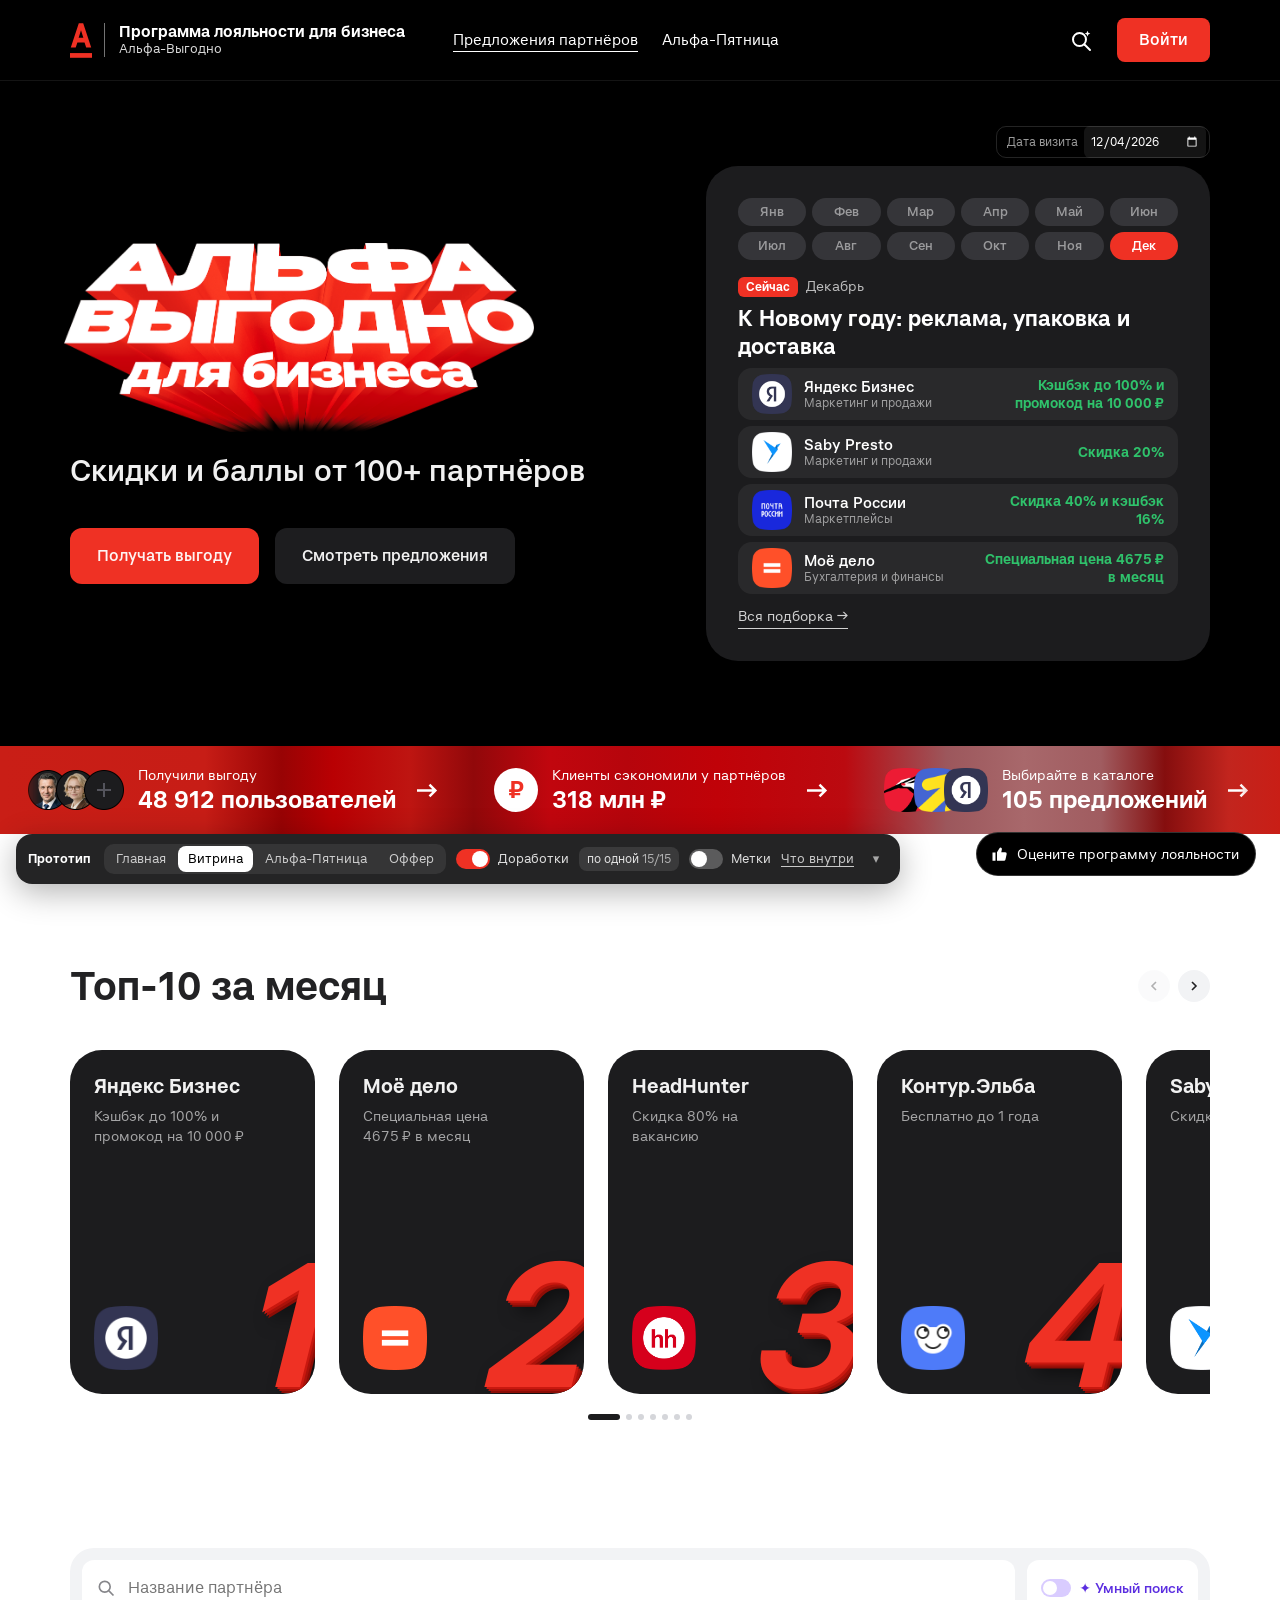
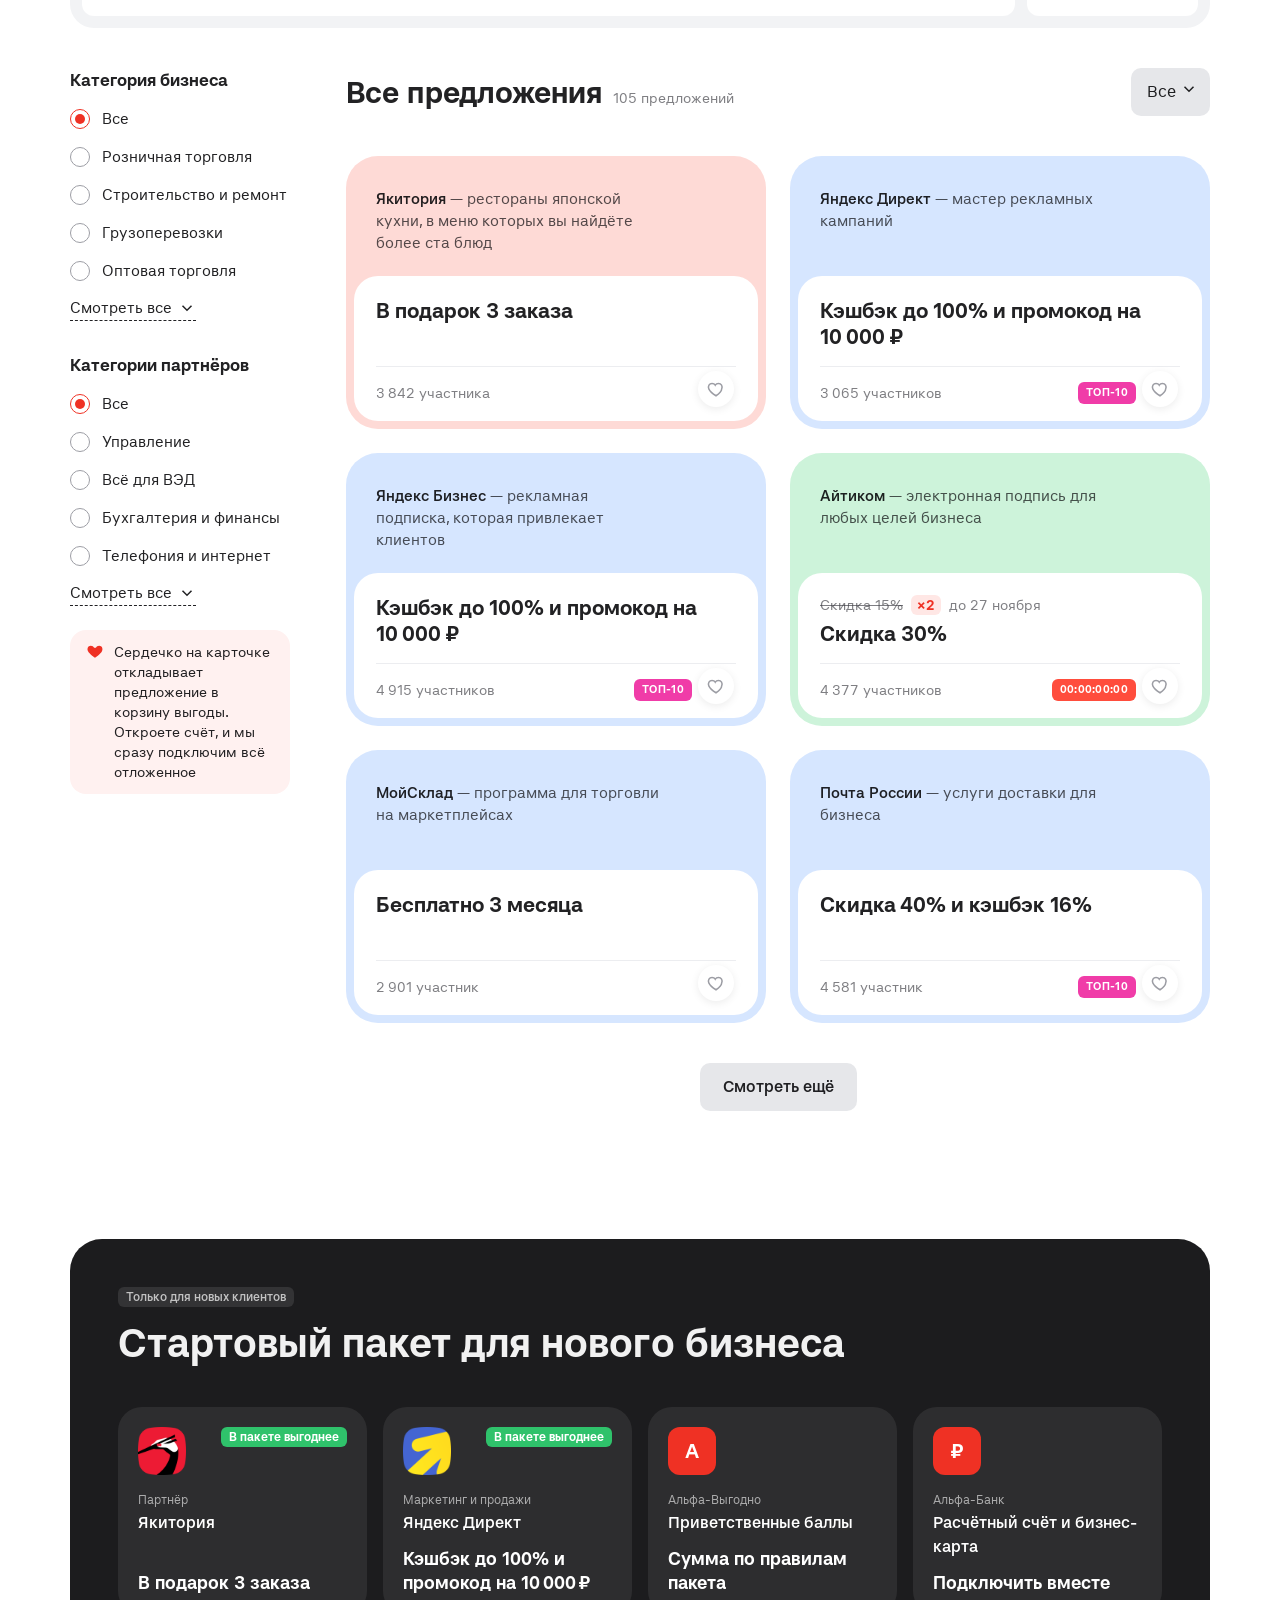
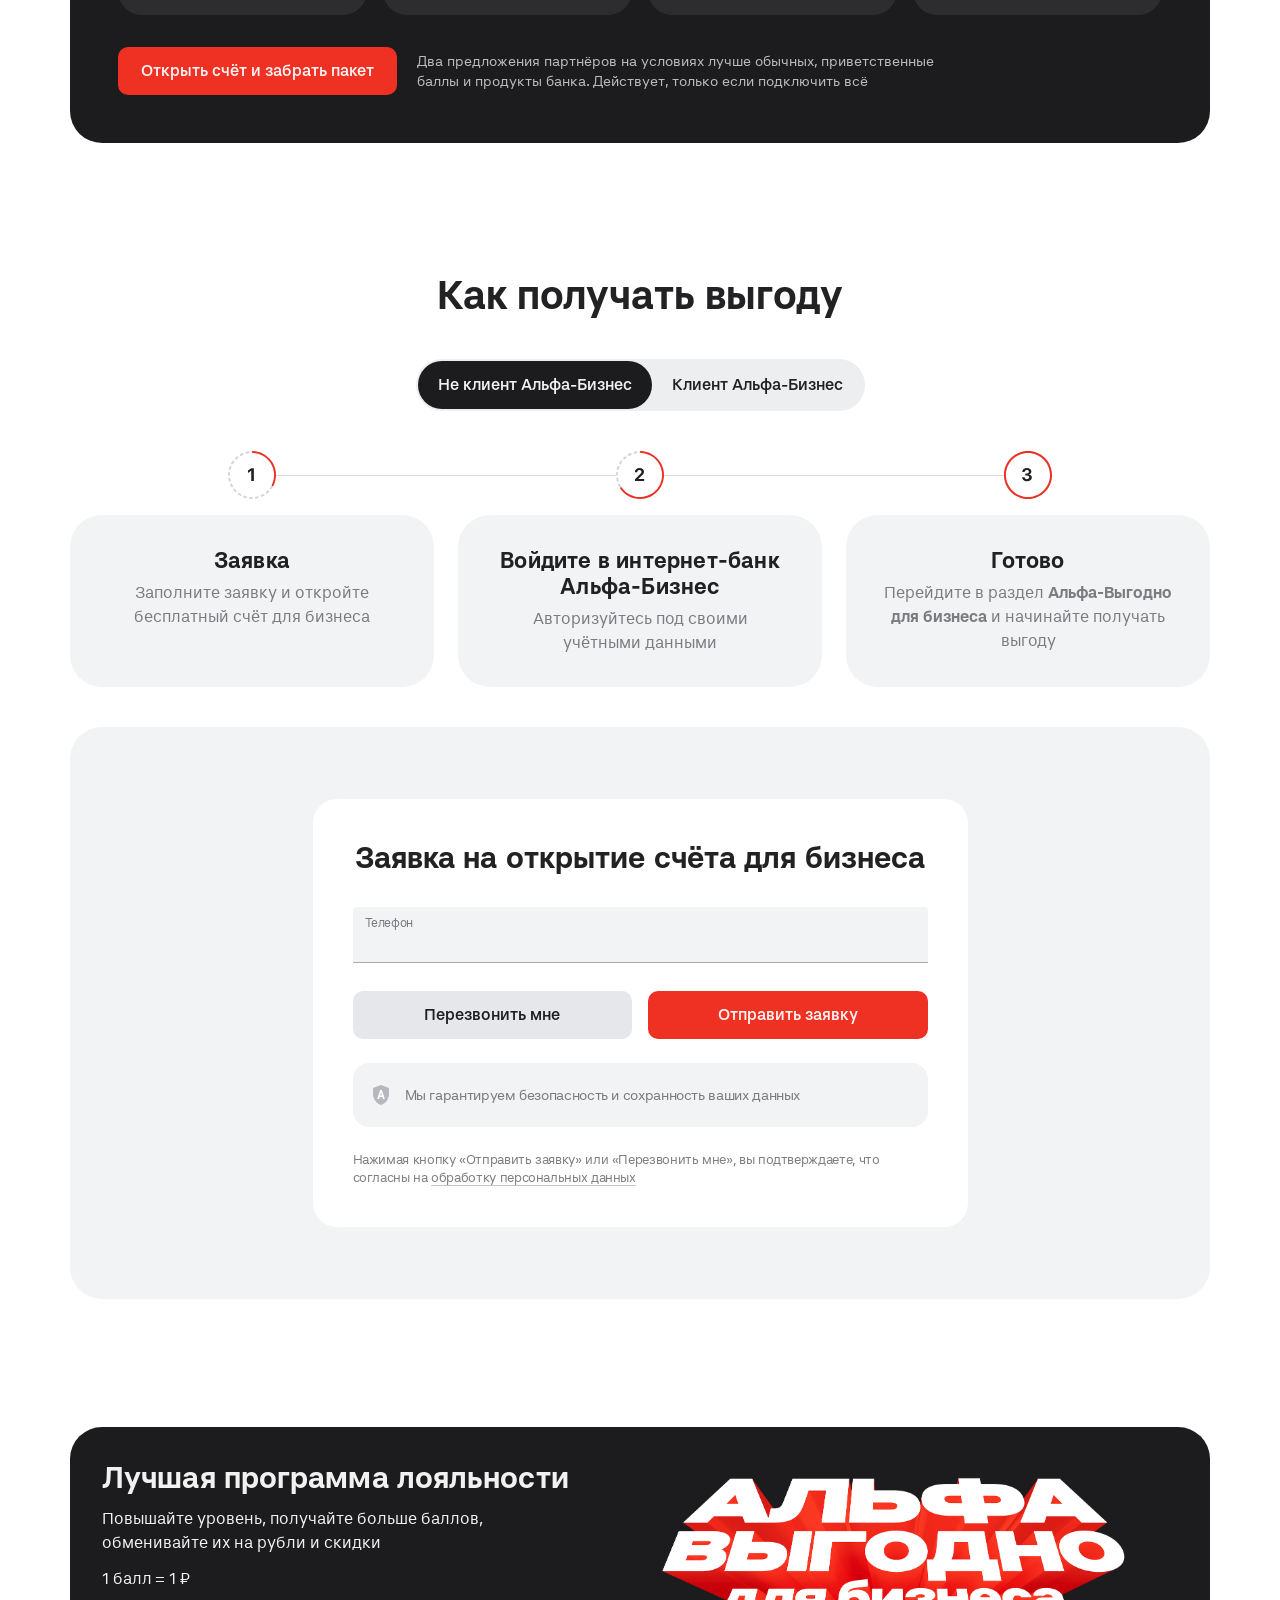
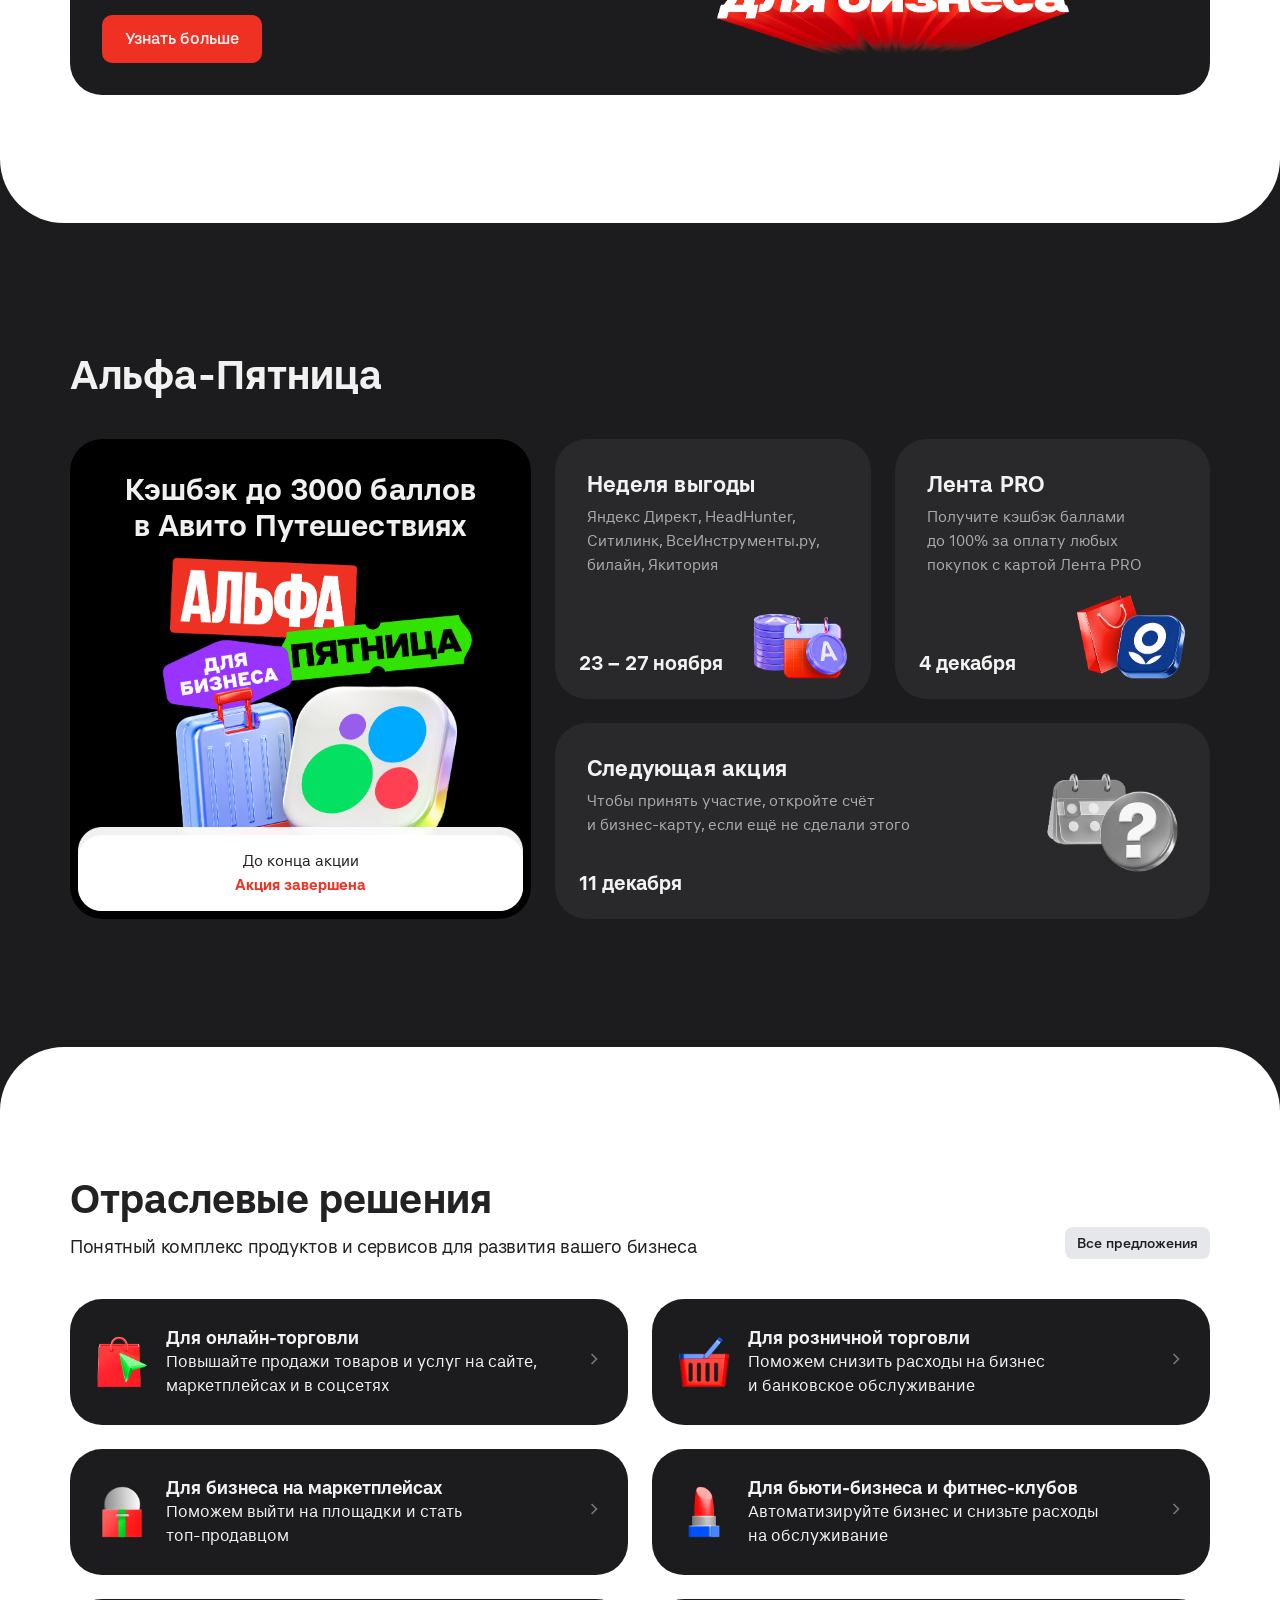
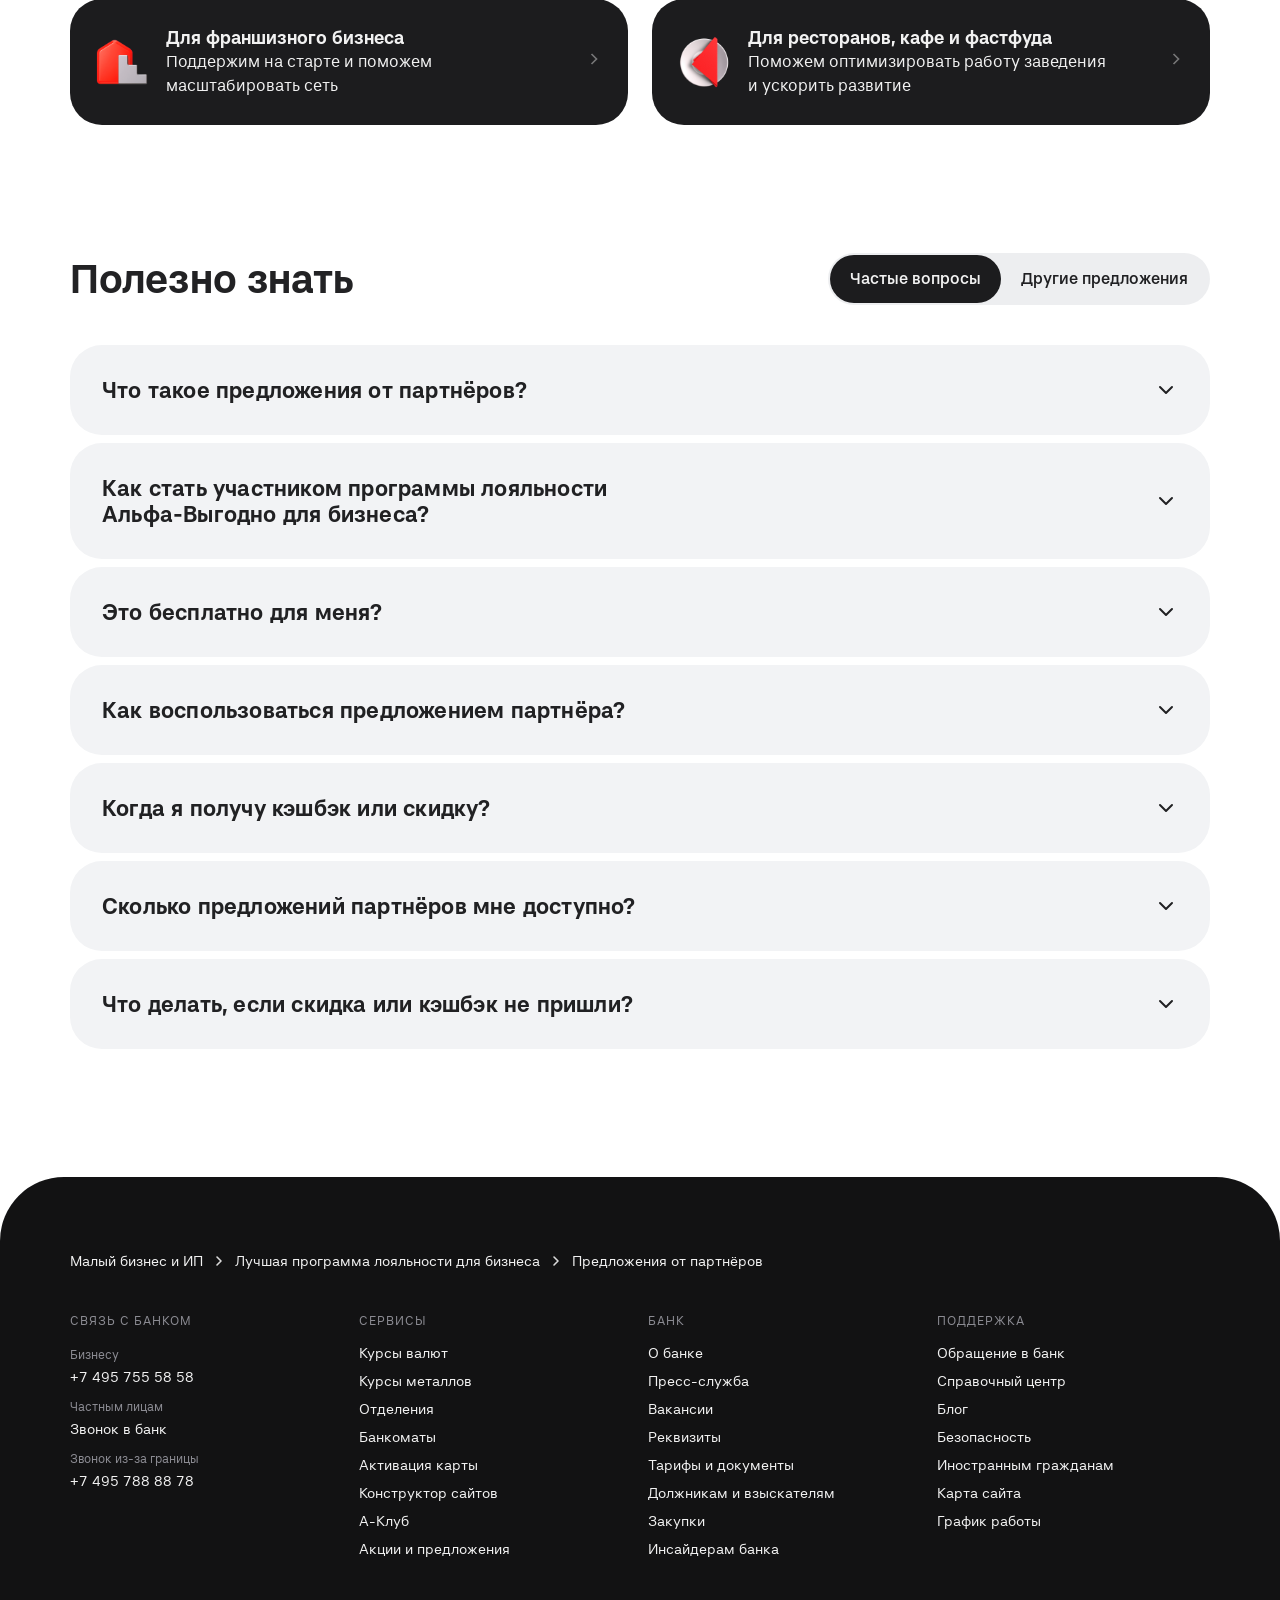
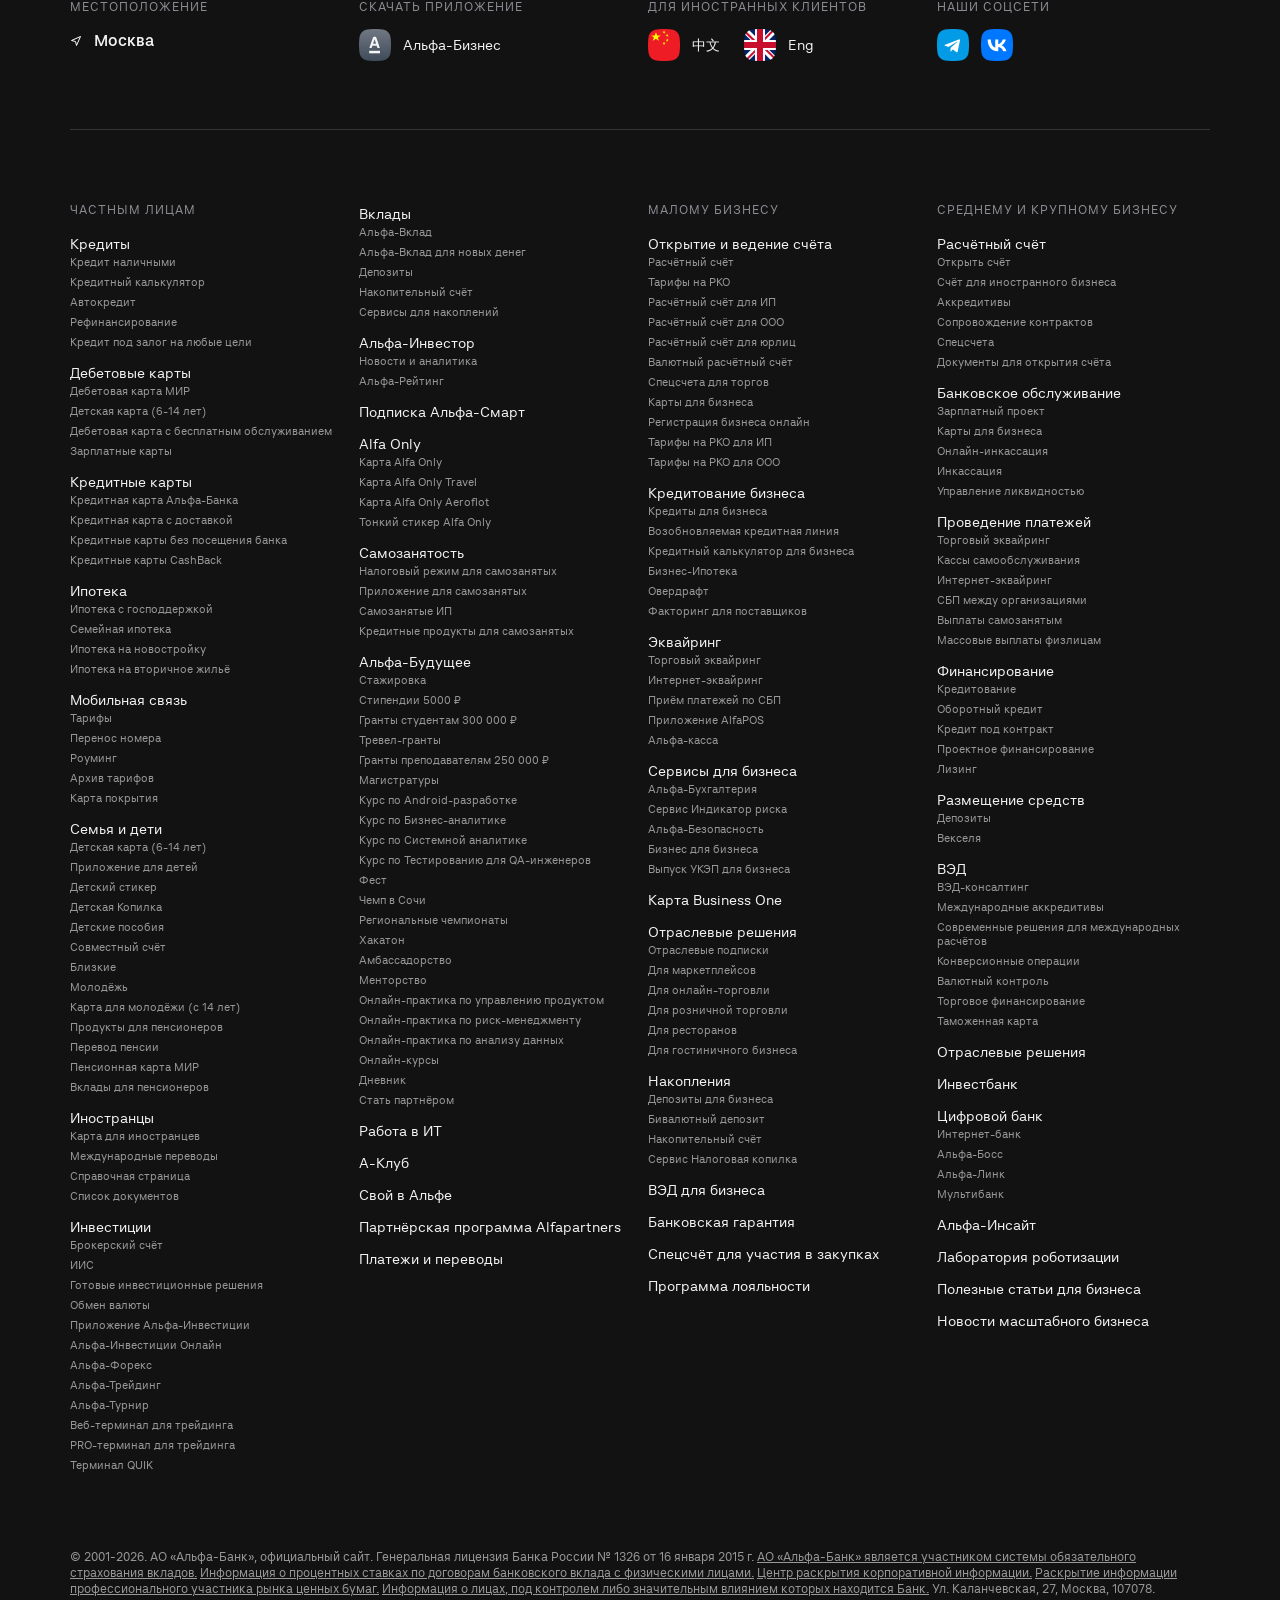
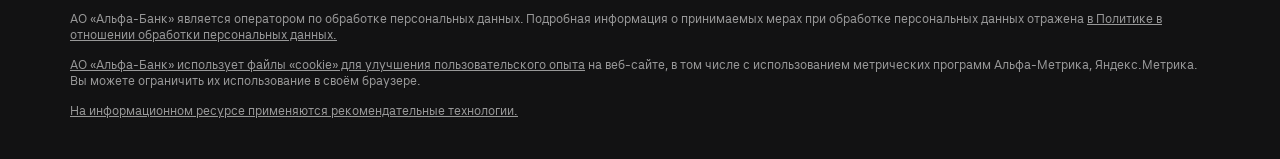
<file: витрина.html>
<!doctype html>
<html lang="ru">
<head>
<meta charset="utf-8">
<meta name="viewport" content="width=device-width, initial-scale=1">
<meta name="robots" content="noindex, nofollow">
<title>Витрина Лояльности: прод и доработки</title>
<link rel="stylesheet" href="assets/общее.css">
<style>
  /* хиро-бенто (прод) */
  .vhero { padding: 64px 0 160px; } /* прод 20.11 */
  .bento { display: grid; grid-template-columns: 1fr 267px; gap: 24px; }
  .bento .l { display: grid; grid-template-columns: 1fr 1fr; grid-template-rows: 418px 128px; gap: 24px; }
  .bento .r { display: grid; grid-template-rows: 1fr 1fr; gap: 24px; }
  .bcard { border-radius: 32px; background: #D6E6FF no-repeat center / cover; color: var(--text); display: block; position: relative; overflow: hidden; }
  .bcard.big { grid-column: 1 / -1; padding: 32px; background-position: right center; }
  .bcard.big .lead { margin-top: 24px; }
  .bcard.big .btn { position: absolute; left: 32px; bottom: 32px; }
  .bcard.small { padding: 0 32px; display: flex; align-items: center; background-size: auto 100%; background-position: right center; }
  .bcard.small .h4 { max-width: none; }
  .bcard.tall { text-align: center; padding: 32px 16px; background-size: cover; background-position: bottom center; }
  @media (max-width: 960px) { .bento { grid-template-columns: 1fr; } .bento .l { grid-template-rows: 340px auto; } .bento .r { grid-template-columns: 1fr 1fr; grid-template-rows: 240px; } .bcard.small { min-height: 110px; } }
  @media (max-width: 560px) { .bento .l { grid-template-columns: 1fr; grid-template-rows: 300px 110px 110px; } .bcard.big { padding: 24px; } .bcard.big .btn { left: 24px; bottom: 24px; } }

  /* хиро со счётчиком (макет Figma «Счётчик участников [26.10.2026]», кадр Desktop витрины) */
  .vhero2 { padding: 24px 0 136px; }
  body:not(.off-lenta) .vhero2 { padding-bottom: 64px; } @media (max-width: 768px) { body:not(.off-lenta) .vhero2 { padding-bottom: 32px; } } /* строка встык к белой секции */
  body:not(.off-lenta) .vhero2 .cnts { display: none !important; } /* счётчики участников и выгоды уехали в бегущую строку (Максим 20.11) */
  .vh2 { display: grid; grid-template-columns: 1fr 558px; gap: 24px; align-items: center; }
  .vh2 .lead { margin-top: 24px; }
  .vh2 .act { display: flex; align-items: center; gap: 16px; margin-top: 40px; flex-wrap: wrap; }
  .pcount { display: flex; align-items: center; gap: 8px; font-size: 14px; line-height: 20px; }
  .pcount img { width: 96px; height: 40px; }
  .pcount span { display: block; color: rgba(255, 255, 255, .6); } .pcount b { display: block; color: #fff; font-weight: 500; }
  .vh2 .tiles { display: grid; grid-template-columns: 1fr 1fr; grid-template-rows: 180px 180px; gap: 24px; }
  .vh2 .t { border-radius: 32px; overflow: hidden; display: block; transition: transform .2s; } .vh2 .t:hover { transform: scale(1.02); }
  .vh2 .t img { width: 100%; height: 100%; display: block; object-fit: cover; }
  .vh2 .t.tall { grid-row: 1 / 3; }
  @media (max-width: 960px) { .vh2 { grid-template-columns: 1fr; } .vh2 .tiles { grid-template-rows: 150px 150px; } }

  /* виджет «Топ-10 за месяц» (BRD «Рейтинг партнёрских офферов», макет рейтинга) */
  .top10 { margin-bottom: 120px; }
  .top10 .arrows { display: flex; gap: 8px; }
  .top10 .arrows button { width: 32px; height: 32px; border-radius: 50%; background: var(--grey); display: flex; align-items: center; justify-content: center; }
  /* карусель: 4 карточки целиком и край пятой, листается только стрелками (Максим 20.11) */
  .t10row { display: grid; grid-auto-flow: column; grid-auto-columns: calc((100% - 72px - 88px) / 4); gap: 24px; overflow: hidden; scroll-snap-type: x mandatory; padding: 6px 0 4px; }
  @media (max-width: 960px) { .t10row { grid-auto-columns: calc((100% - 24px - 72px) / 2); } }
  @media (max-width: 600px) { .t10row { grid-auto-columns: calc(100% - 72px); gap: 16px; } }
  .top10 .arrows button:disabled { opacity: .35; cursor: default; }
  .t10 { background: var(--dark); color: var(--inv); border-radius: 32px; height: 344px; padding: 24px; position: relative; overflow: hidden; display: block; scroll-snap-align: start; transition: transform .2s; }
  .t10:hover { transform: scale(1.02); }
  .t10 .nm { font-size: 20px; line-height: 24px; font-weight: 700; }
  .t10 .ds { font-size: 14px; line-height: 20px; color: rgba(255, 255, 255, .6); margin-top: 8px; max-width: 170px; }
  .t10 .lg { position: absolute; left: 24px; bottom: 24px; width: 64px; height: 64px; border-radius: 16px; }
  .t10 .num { position: absolute; right: 10px; bottom: -18px; font-size: 176px; line-height: 1; font-weight: 900; font-style: italic; color: #EF3124; letter-spacing: -8px; text-shadow: 2px 2px 0 #C9180F, 4px 4px 0 #A9120A, 6px 6px 0 #8C0D06, 10px 10px 18px rgba(0, 0, 0, .55); }
  .top10 .dots { display: flex; gap: 6px; justify-content: center; margin-top: 16px; }
  .top10 .dots i { width: 6px; height: 6px; border-radius: 3px; background: #D5D6DA; transition: width .2s; } .top10 .dots i.on { width: 32px; background: var(--dark); }

  /* горящий на старой карточке (прод 20.11) */
  .oc .oh { margin-bottom: 8px; }

  /* поиск каталога */
  .sbar { background: var(--grey); border-radius: 24px; padding: 12px; display: flex; gap: 12px; align-items: center; position: relative; }
  .sinp { flex: 1; display: flex; align-items: center; gap: 10px; background: #fff; border-radius: 12px; height: 48px; padding: 0 14px; }
  .sinp input { flex: 1; border: 0; outline: none; font: inherit; color: var(--text); background: transparent; min-width: 0; }
  .sinp .clr { width: 22px; height: 22px; border-radius: 50%; background: #B9BAC1; color: #fff; display: none; align-items: center; justify-content: center; }
  .sinp .clr svg { width: 14px; height: 14px; }
  .sinp.has .clr { display: flex; }
  .types { position: relative; }
  .types > button { height: 48px; padding: 0 16px; border-radius: 12px; background: rgba(15, 25, 55, .1); display: flex; align-items: center; gap: 8px; }
  .dd { position: absolute; right: 0; top: calc(100% + 8px); background: #fff; border-radius: 16px; box-shadow: 0 8px 32px rgba(0, 0, 0, .16); padding: 8px 0; min-width: 240px; z-index: 30; display: none; }
  .dd.open { display: block; }
  .dd label, .dd button { display: flex; align-items: center; justify-content: space-between; gap: 12px; width: 100%; padding: 10px 16px; text-align: left; cursor: pointer; }
  .dd label:hover, .dd button:hover { background: var(--grey); }
  .dd input { accent-color: var(--red); width: 18px; height: 18px; }
  .smart-sw { display: flex; align-items: center; gap: 8px; height: 48px; padding: 0 14px; border-radius: 12px; background: #fff; font-size: 14px; font-weight: 500; white-space: nowrap; }
  .smart-sw i { width: 30px; height: 18px; border-radius: 9px; background: #C9CAD0; position: relative; transition: background .2s; }
  .smart-sw i::after { content: ''; position: absolute; top: 2px; left: 2px; width: 14px; height: 14px; border-radius: 50%; background: #fff; transition: left .2s; }
  .smart-sw.on i { background: var(--red); } .smart-sw.on i::after { left: 14px; }
  @media (max-width: 768px) { .sbar { flex-wrap: wrap; } .smart-sw { width: 100%; justify-content: center; } }

  .cat-grid { display: grid; grid-template-columns: 220px 1fr; gap: 56px; margin-top: 40px; }
  .cat-head { display: flex; align-items: baseline; gap: 10px; flex-wrap: wrap; }
  .cat-head .cnt { font-size: 14px; color: var(--text-2); }
  .cat-top { display: flex; justify-content: space-between; align-items: center; gap: 16px; margin-bottom: 40px; }
  .vit-counter { margin: -12px 0 20px; font-size: 14px; color: var(--text-2); }
  .vit-counter .ppl { background: var(--grey); color: var(--text-2); }
  .vit-counter b { color: var(--text); }

  /* меню прода */
  .menu a, .menu button { display: flex; align-items: center; gap: 10px; padding: 9px 8px; border-radius: 10px; font-size: 15px; font-weight: 500; width: 100%; text-align: left; }
  .menu img { width: 24px; height: 24px; }
  .menu .on { background: var(--grey); }
  .menu .sub { padding-left: 34px; font-weight: 400; }
  .menu .chev { margin-left: auto; transition: transform .2s; }
  .menu .closed .chev { transform: rotate(-90deg); }

  /* группы фильтров (макет 12.11) */
  .fgrp + .fgrp { margin-top: 32px; }
  .fgrp .t { font-size: 17px; font-weight: 700; margin-bottom: 8px; }
  .radio { display: flex; align-items: center; gap: 12px; padding: 7px 0; cursor: pointer; font-size: 15px; }
  .radio input { appearance: none; -webkit-appearance: none; width: 20px; height: 20px; border: 1.5px solid #9C9DA4; border-radius: 50%; margin: 0; flex: none; display: grid; place-content: center; }
  .radio input:checked { border-color: var(--red); }
  .radio input:checked::after { content: ''; width: 10px; height: 10px; border-radius: 50%; background: var(--red); }
  .more-l { display: inline-flex; align-items: center; gap: 6px; margin-top: 6px; font-size: 15px; border-bottom: 1px dashed currentColor; }
  .more-l svg { width: 18px; height: 18px; }
  .reset { margin-top: 28px; }

  /* карточки прода */
  .cards { display: grid; grid-template-columns: 1fr 1fr; gap: 24px; }
  .oc { background: var(--grey); border-radius: 32px; padding: 24px; min-height: 262px; display: flex; flex-direction: column; justify-content: space-between; position: relative; transition: transform .2s; }
  .oc:hover { transform: scale(1.02); }
  .oc .tp { display: grid; grid-template-columns: 1fr 56px; gap: 16px; }
  .oc .nm { font-size: 20px; line-height: 24px; font-weight: 700; }
  .oc .ds { font-size: 14px; line-height: 20px; color: var(--text-2); margin-top: 6px; display: -webkit-box; -webkit-line-clamp: 2; -webkit-box-orient: vertical; overflow: hidden; }
  .oc .lg { width: 56px; height: 56px; border-radius: 14px; }
  .oc .lb { font-size: 14px; } .oc .vl { font-size: 28px; line-height: 34px; font-weight: 700; margin-top: 4px; }
  .oc .get { position: absolute; right: 24px; bottom: 24px; opacity: 0; transition: opacity .2s; }
  .oc:hover .get { opacity: 1; }

  /* карточки доработки (макет «Категории бизнеса» 12.11 + тег «Новое» + Топ-10 + счётчик) */
  .nc { background: var(--tint, var(--grey)); border-radius: 32px; padding: 8px; display: flex; flex-direction: column; transition: transform .2s; }
  .nc:hover { transform: scale(1.02); }
  .nc .tp { display: grid; grid-template-columns: 1fr 56px; gap: 16px; padding: 24px 22px 22px; flex: 1; }
  .nc .ds { font-size: 15px; line-height: 22px; color: var(--text-2); }
  .nc .ds b { color: var(--text-2); font-weight: 500; }
  .nc .tp .ds { color: rgba(3, 3, 6, .68); } .nc .tp .ds b { color: rgba(3, 3, 6, .88); } /* на цветной подложке (Максим 22.11) */
  .nc .lg { width: 56px; height: 56px; border-radius: 14px; }
  .nc .in { background: #fff; border-radius: 24px; padding: 22px 22px 16px; }
  .nc .vl { font-size: 21px; line-height: 26px; font-weight: 700; }
  .nc .ft { display: flex; justify-content: space-between; align-items: center; border-top: 1px solid #ECEDF0; margin-top: 16px; padding-top: 14px; min-height: 22px; font-size: 14px; color: var(--text-2); gap: 8px; }
  .chip { display: inline-flex; align-items: center; height: 22px; padding: 0 8px; border-radius: 6px; font-size: 11px; font-weight: 700; letter-spacing: .3px; color: #fff; white-space: nowrap; }
  .chip.new { background: var(--new); } .chip.top { background: var(--top); } .chip.hot { background: var(--hot); font-variant-numeric: tabular-nums; }

  .empty { background: var(--grey); border-radius: 32px; padding: 32px; text-align: center; }
  .empty .ic { width: 68px; height: 68px; background: #fff; border-radius: 18px; margin: 0 auto 16px; display: flex; align-items: center; justify-content: center; }
  .empty p { margin: 8px 0 20px; }
  .smart-ans { background: linear-gradient(135deg, #FFF1F0, #F2EEFF); border-radius: 24px; padding: 20px 24px; margin-bottom: 24px; }
  .smart-ans .who { display: flex; gap: 8px; align-items: center; font-size: 13px; color: var(--text-2); margin-bottom: 6px; }
  .smart-ans .who span { width: 22px; height: 22px; border-radius: 50%; background: var(--red); color: #fff; display: inline-flex; align-items: center; justify-content: center; font-weight: 700; font-size: 12px; }
  .center { text-align: center; margin-top: 40px; }

  /* мобайл: чипсы, шторки, строка-карточка, полноэкранное «Все предложения» (макет 12.11, мобильный флоу) */
  .mchips { display: none; gap: 8px; overflow-x: auto; margin-top: 20px; scrollbar-width: none; }
  .mchips button { flex: none; height: 32px; padding: 0 12px; border-radius: 99px; background: var(--grey); font-size: 13px; display: inline-flex; gap: 4px; align-items: center; }
  .mchips button.set { background: var(--dark); color: #fff; }
  .mchips svg { width: 16px; height: 16px; }
  .sheet-bg { position: fixed; inset: 0; background: rgba(0, 0, 0, .45); z-index: 175; display: none; align-items: flex-end; }
  .sheet-bg.open { display: flex; }
  .sheet { background: #fff; width: 100%; border-radius: 24px 24px 0 0; max-height: 85vh; display: flex; flex-direction: column; }
  .sheet .sh { display: flex; justify-content: space-between; align-items: center; padding: 20px 20px 8px; }
  .sheet .sb { overflow: auto; padding: 0 20px; }
  .sheet .sb label { display: flex; justify-content: space-between; padding: 12px 0; border-bottom: 1px solid #F0F0F2; font-size: 15px; }
  .sheet .sb label input { display: none; }
  .sheet .sb label.on::after { content: '✓'; font-weight: 700; }
  .sheet .sf { display: grid; grid-template-columns: 1fr 1fr; gap: 12px; padding: 16px 20px 24px; }
  .fs-head { display: none; }
  @media (max-width: 768px) {
    .cat-grid { grid-template-columns: 1fr; gap: 0; margin-top: 0; }
    .cards { grid-template-columns: 1fr; }
    #drCat:not(.mflow) .side { margin: 24px 0 16px; }
    .mflow .side { display: none; }
    .mflow .mchips { display: flex; }
    .mflow .types, .mflow .cat-top .sortw { display: none; }
    .mflow .cards { gap: 0; }
    .mflow .nc { flex-direction: row; background: none; padding: 14px 0; border-bottom: 1px solid #F0F0F2; border-radius: 0; display: grid; grid-template-columns: 44px 1fr 16px; gap: 12px; align-items: center; }
    .mflow .nc:hover { transform: none; }
    .mflow .nc .tp { display: contents; }
    .mflow .nc .lg { width: 44px; height: 44px; border-radius: 12px; grid-column: 1; grid-row: 1; }
    .mflow .nc .mrow { grid-column: 2; }
    .mflow .nc .fav { top: 12px; right: 12px; bottom: auto; width: 28px; height: 28px; } .mflow .nc .fav svg { width: 14px; height: 14px; } .mflow .nc:has(.fav) .mrow { padding-right: 34px; }
    .mflow .nc .in, .mflow .nc .tp > div:first-child { display: none; }
    .mflow .nc .mrow .vl { font-size: 15px; line-height: 20px; margin-top: 4px; }
    .mflow .nc .mrow .ds { font-size: 13px; line-height: 18px; }
    .mflow .nc .mrow .meta { display: flex; gap: 8px; align-items: center; font-size: 12px; color: var(--text-2); margin-bottom: 4px; }
    .mflow .nc .arr { grid-column: 3; color: #B9BAC1; }
    .catwrap.fs { position: fixed; inset: 0; background: #fff; z-index: 155; overflow: auto; padding: 0 16px 120px; }
    .catwrap.fs .fs-head { display: flex; justify-content: space-between; align-items: center; padding: 16px 0; position: sticky; top: 0; background: #fff; z-index: 2; }
    .catwrap.fs .vtitle-m { display: none; }
    .cat-head .h3 { font-size: 20px; }
  }
  @media (min-width: 769px) { .nc .mrow, .nc .arr { display: none; } }
  #drCat:not(.mflow) .nc .mrow, #drCat:not(.mflow) .nc .arr { display: none; }

  /* блоки ниже каталога (прод) */
  .loyal { border-radius: 32px; background: var(--dark) url(assets/img/vit-loyalty.png) no-repeat right center / auto 100%; color: var(--inv); padding: 32px; min-height: 264px; display: block; margin-top: 64px; }
  .loyal p { margin-top: 12px; max-width: 360px; }
  .loyal .btn { margin-top: 24px; }
  .ap { display: grid; grid-template-columns: 461px 1fr; gap: 24px; }
  .ap .big { border-radius: 32px; background: var(--dark) url(assets/img/vit-ap-big.png) no-repeat center top / contain; height: 480px; position: relative; padding: 32px 24px; text-align: center; display: block; }
  .ap .big .tm { position: absolute; left: 8px; right: 8px; bottom: 8px; background: #fff; color: var(--text); border-radius: 24px; padding: 14px; font-size: 15px; }
  .ap .rr { display: grid; grid-template-columns: 1fr 1fr; grid-template-rows: 260px 196px; gap: 24px; }
  .ap .c { border-radius: 32px; background: var(--dark-2) no-repeat right bottom / cover; padding: 32px; position: relative; color: var(--inv); display: block; }
  .ap .c p { margin-top: 8px; color: var(--inv-2); font-size: 15px; max-width: 240px; }
  .ap .c .d { position: absolute; left: 24px; bottom: 24px; font-size: 20px; font-weight: 700; }
  .ap .c.wide { grid-column: 1 / -1; }
  @media (max-width: 960px) { .ap { grid-template-columns: 1fr; } .ap .rr { grid-template-columns: 1fr; grid-template-rows: auto; } .ap .c { min-height: 200px; } }
  .ind { display: grid; grid-template-columns: 1fr 1fr; gap: 24px; }
  .ind a { background: #EAFFB3; border-radius: 32px; min-height: 126px; padding: 20px 24px; display: grid; grid-template-columns: 56px 1fr 20px; gap: 16px; align-items: center; transition: transform .2s; }
  .ind a:hover { transform: scale(1.02); }
  .ind img { width: 56px; height: 56px; }
  .ind b { display: block; font-size: 17px; } .ind span { font-size: 15px; line-height: 20px; }
  @media (max-width: 768px) { .ind { grid-template-columns: 1fr; gap: 12px; } }

  /* подгонка под прод 20.11: карточка, меню, «Типы», баннер, отраслевые */
  .cat-grid.pm { grid-template-columns: 251px 1fr; gap: 24px; }
  .oc { padding: 32px; }
  .oc .nm { font-size: 22px; line-height: 26px; margin-top: 12px; } .oc .oh + .nm { margin-top: 0; }
  .oc .ds { font-size: 16px; line-height: 20px; color: rgba(3, 3, 6, .88); margin-top: 8px; }
  .oc .lb { font-size: 16px; line-height: 24px; } .oc .vl { font-size: 30px; line-height: 36px; margin-top: 8px; }
  .oc .get { left: 32px; right: auto; bottom: 32px; height: 48px; padding: 0 23px; border-radius: 10px; font-size: 16px; }
  .menu { display: flex; flex-direction: column; gap: 2px; }
  .menu a, .menu button { height: 48px; padding: 12px 8px 12px 12px; border-radius: 12px; font-size: 16px; line-height: 24px; font-weight: 500; gap: 8px; }
  .menu .sub { padding-left: 44px; font-weight: 500; height: auto; min-height: 48px; }
  .menu [data-tg] .chev { transform: rotate(180deg); } .menu [data-tg].closed .chev { transform: none; }
  .types > button { padding: 0 12px 0 16px; border-radius: 10px; font-size: 16px; gap: 4px; }
  .types.open > button .cv svg { transform: rotate(180deg); }
  .dd label input[type=checkbox] { position: absolute; opacity: 0; pointer-events: none; }
  .dd label:has(input:checked)::after { content: '✓'; font-weight: 700; }
  /* прод: строка поиска и меню липнут при прокрутке каталога */
  .asis > .sbar, #drCat > .sbar { position: sticky; top: 16px; z-index: 30; }
  @media (min-width: 769px) { #drCat > .sbar:not(.smart) { box-shadow: 0 -16px 0 0 #fff; } #drCat > .sbar::before { content: ''; position: absolute; left: 0; right: 0; bottom: 100%; height: 16px; background: #fff; pointer-events: none; } } @media (max-width: 768px) { #drCat > .sbar { position: relative; } } /* над прилипшим поиском не видны обрезки карточек (22.11) */
  .cat-grid > .side, .cat-grid > nav.side { position: sticky; top: 124px; align-self: start; max-height: calc(100vh - 120px); overflow: auto; scrollbar-width: thin; }
  .loyal { margin-top: 128px; min-height: 264px; }
  .loyal p { max-width: none; margin-top: 12px; }
  .loyal p.s { font-size: 16px; line-height: 24px; margin-top: 8px; }
  .ind a { background: var(--dark); color: var(--inv); padding: 24px; }
  .ind b { font-size: 18px; line-height: 24px; } .ind span { font-size: 16px; line-height: 24px; color: var(--inv); }
  .ind .ch { color: rgba(255, 255, 255, .4); }
  @media (max-width: 768px) { .asis > .sbar, #drCat > .sbar, .cat-grid > .side { position: static; max-height: none; } }

  /* «Умный поиск»: обычный поиск — белая строка и фиолетовый значок; включён — строка тёмно-фиолетовая, как на макете AI-помощника */
  .smart-sw { color: #5B2EE0; }
  .smart-sw i { background: #D9CCFF; } .smart-sw.on i { background: #7B4DFF; }
  .smart-sw.on { background: #7B4DFF; color: #fff; } .smart-sw.on i { background: rgba(255, 255, 255, .35); }
  #drCat > .sbar.smart { background: linear-gradient(180deg, #3A2A7A 0%, #16122E 45%, #0E0E16 100%); box-shadow: 0 -4px 24px rgba(123, 77, 255, .35); }
  .sbar.smart .sinp { background: rgba(255, 255, 255, .06); border: 1px solid rgba(170, 150, 255, .45); }
  .sbar.smart .sinp input { color: #fff; } .sbar.smart .sinp input::placeholder { color: rgba(255, 255, 255, .55); }
  .sbar.smart .sinp svg { stroke: #CBB8FF; }

  /* «Горящие 2.0»: было → стало, таймер и дата окончания */
  .boost { display: flex; align-items: center; gap: 8px; flex-wrap: wrap; font-size: 14px; line-height: 20px; color: var(--text-2); margin-bottom: 6px; }
  .boost s { color: var(--text-2); } .boost .x2 { background: #FFE7E5; color: var(--red); font-weight: 700; border-radius: 6px; padding: 0 6px; }
  .oc .lb s { color: var(--text-2); margin-right: 6px; }
  /* «Корзина выгоды»: сердечко на карточке, плашка «Моя выгода», выбранное в форме */
  .nc, .oc { position: relative; }
  .fav { position: absolute; top: auto; bottom: 22px; right: 32px; width: 36px; height: 36px; border-radius: 50%; background: #fff; display: flex; align-items: center; justify-content: center; z-index: 3; box-shadow: 0 2px 8px rgba(0, 0, 0, .08); }
  .oc .fav { right: 24px; bottom: 24px; }
  .nc:has(.fav) .ft { padding-right: 44px; } /* сердечко в углу не наезжает на метку «ТОП-10» */
  .cart-hint { display: flex; align-items: flex-start; gap: 10px; background: #FFF1F0; border-radius: 16px; padding: 12px 16px; margin: 24px 0 16px; font-size: 14px; line-height: 20px; }
  .cart-hint svg { flex: none; width: 18px; height: 18px; fill: var(--red); }
  .fav svg { width: 18px; height: 18px; fill: none; stroke: #9C9DA4; stroke-width: 2; } .fav.on svg { fill: var(--red); stroke: var(--red); }
  .cartbar { position: fixed; right: 24px; bottom: 24px; z-index: 95; }
  .cartbar > button { height: 56px; padding: 0 20px; border-radius: 16px; background: var(--dark); color: #fff; font-weight: 500; display: flex; align-items: center; gap: 10px; box-shadow: 0 8px 24px rgba(0, 0, 0, .25); }
  .cartbar > button i { background: var(--red); border-radius: 99px; padding: 0 8px; font-style: normal; font-size: 13px; line-height: 20px; }
  .cartbar .pan { position: absolute; right: 0; bottom: 68px; width: 360px; background: #fff; border-radius: 24px; padding: 20px; box-shadow: 0 8px 32px rgba(0, 0, 0, .18); display: none; }
  .cartbar.open .pan { display: block; }
  .cartbar .row { display: grid; grid-template-columns: 40px 1fr 20px; gap: 10px; align-items: center; padding: 8px 0; border-bottom: 1px solid #F0F0F2; font-size: 14px; }
  .cartbar .row img { width: 40px; height: 40px; border-radius: 10px; } .cartbar .row button { color: var(--text-2); }
  .cart-in-form { background: #fff; border-radius: 16px; padding: 12px 16px; margin-bottom: 16px; font-size: 14px; text-align: left; }

  /* ===== гипотезы мастер-плана, строки 21, 25, 27 (20.11) ===== */
  .season { margin-bottom: 120px; }
  /* хиро витрины: подборка к сезону вместо трёх баннеров, без категорий (Максим 22.11) */
  .spanel { background: var(--dark); border-radius: 32px; padding: 32px; color: #fff; align-self: center; }
  .spanel .sst { display: inline-block; border-radius: 6px; padding: 2px 8px; font-size: 12px; line-height: 16px; font-weight: 700; background: var(--red); color: #fff; }
  .spanel .sp { font-size: 14px; color: rgba(255, 255, 255, .7); margin-left: 8px; } .spanel .st2 { font-size: 24px; line-height: 30px; font-weight: 700; margin-top: 12px; }
  .spanel .sub { font-size: 14px; line-height: 20px; color: rgba(255, 255, 255, .6); margin-top: 4px; }
  .spanel .rows { display: grid; gap: 8px; margin-top: 20px; }
  .spanel .sr { display: grid; grid-template-columns: 40px 1fr auto; gap: 12px; align-items: center; background: rgba(255, 255, 255, .06); border-radius: 14px; padding: 10px 14px; color: #fff; }
  .spanel .sr img { width: 40px; height: 40px; border-radius: 10px; } .spanel .sr b { font-weight: 500; font-size: 15px; } .spanel .sr small { display: block; font-size: 12px; color: rgba(255, 255, 255, .55); }
  .spanel .sr span { font-size: 14px; line-height: 18px; font-weight: 700; color: #2FC26B; text-align: right; max-width: 220px; padding-left: 12px; } .spanel .sr:hover { background: rgba(255, 255, 255, .1); }
  .spanel .more { display: inline-block; margin-top: 16px; font-size: 14px; color: rgba(255, 255, 255, .8); border-bottom: 1px solid currentColor; }
  .spanel .sst.soon { background: #E7F7EE; color: #0B7A3B; } .spanel .sst.past { background: rgba(255, 255, 255, .15); color: rgba(255, 255, 255, .85); }
  .spanel .scal { display: grid; grid-template-columns: repeat(6, 1fr); gap: 6px; } /* год по месяцам на месте чипсов Главной (Максим 22.11) */
  .spanel .pc { height: 28px; padding: 0; border-radius: 99px; background: rgba(222, 222, 238, .13); color: #fff; font-size: 13px; line-height: 16px; font-weight: 500; }
  .spanel .pc:hover { background: rgba(222, 222, 238, .24); }
  .spanel .pc.past { color: rgba(255, 255, 255, .5); } .spanel .pc.now { color: #fff; box-shadow: inset 0 0 0 2px var(--red); }
  .spanel .pc.sel { background: #fff; color: var(--text); } .spanel .pc.now.sel { background: var(--red); color: #fff; box-shadow: none; }
  .spanel .sfoot { display: flex; justify-content: space-between; align-items: center; gap: 12px; margin-top: 16px; flex-wrap: wrap; } .spanel .sfoot .more { margin-top: 0; }
  .spanel { position: relative; }
  .spanel .sdate { position: absolute; top: -40px; right: 0; display: flex; align-items: center; gap: 6px; height: 32px; padding: 3px 3px 3px 10px; border: 1px solid rgba(255, 255, 255, .14); border-radius: 10px; font-size: 12px; color: rgba(255, 255, 255, .6); white-space: nowrap; } /* переключатель показа над панелью, как «Вариант» на Главной */
  .spanel .sdate input { font: inherit; font-size: 12px; background: rgba(255, 255, 255, .08); color: #fff; border: 0; border-radius: 6px; padding: 3px 6px; color-scheme: dark; }
  .spanel .shead { margin-top: 14px; } .spanel .st2 { margin-top: 6px; font-size: 22px; line-height: 28px; height: 56px; overflow: hidden; }
  .spanel .rows { margin-top: 8px; gap: 6px; } .spanel .sr { height: 52px; box-sizing: border-box; padding: 2px 14px; }
  .spanel .sr b { display: block; line-height: 18px; } .spanel .sr small { line-height: 15px; }
  .spanel .sfoot { margin-top: 10px; } .spanel .sr span { max-width: 196px; }
  /* хиро витрины как на Главной: логотип, заголовок, две кнопки слева, панель справа */
  .vlogo { display: block; width: 470px; max-width: 100%; margin: 0 0 20px -6px; }
  body:not(.off-season) .vhero2 { padding-top: 85px; }
  body:not(.off-season) .vh2 h1 { font-size: 30px; line-height: 36px; font-weight: 500; }
  body:not(.off-season) .vh2 .lead { display: none; }
  @media (min-width: 961px) { body:not(.off-season) .vh2 { grid-template-columns: minmax(0, 576px) minmax(0, 1fr); } .spanel { justify-self: end; width: 100%; max-width: 504px; box-sizing: border-box; } }
  @media (max-width: 960px) { body:not(.off-season) .spanel { margin-top: 56px; } }
  @media (max-width: 768px) { .vlogo { width: 300px; margin: 0 0 12px; } body:not(.off-season) .vhero2 { padding-top: 48px; } body:not(.off-season) .vh2 h1 { font-size: 22px; line-height: 28px; } body:not(.off-season) .vh2 .act .btn { width: 100%; justify-content: center; } .spanel .st2 { height: 78px; } }
  @media (max-width: 480px) { .spanel .sr { height: 92px; align-content: center; } }
  @media (max-width: 960px) { .spanel { margin-top: 32px; } }
  @media (max-width: 768px) { .spanel { padding: 24px; } .spanel .st2 { font-size: 20px; line-height: 26px; } }
  @media (max-width: 480px) { .spanel .sr { grid-template-columns: 40px 1fr; row-gap: 4px; } .spanel .sr span { grid-column: 2; text-align: left; padding-left: 0; max-width: none; } .spanel .sr small { line-height: 16px; } }
  .season .scal { display: grid; grid-template-columns: repeat(12, minmax(84px, 1fr)); gap: 6px; margin-top: 24px; overflow-x: auto; scrollbar-width: none; padding-bottom: 4px; }
  .season .scal::-webkit-scrollbar { display: none; }
  .season .mo { display: grid; gap: 4px; align-content: start; } .season .mn { font-size: 12px; line-height: 16px; color: var(--text-2); padding-left: 4px; }
  .season .pc { height: 48px; border-radius: 10px; background: var(--grey); font-size: 12px; line-height: 14px; padding: 0 8px; color: var(--text); text-align: left; display: flex; align-items: center; }
  .season .pc:hover { background: #E7E8EB; } .season .pc.past { color: #8E8F96; }
  .season .pc.now { background: var(--red); color: #fff; font-weight: 700; } .season .pc.sel { box-shadow: inset 0 0 0 2px var(--dark); } .season .pc.now.sel { box-shadow: inset 0 0 0 2px #8C0D06; }
  .season .sst { display: inline-block; border-radius: 6px; padding: 2px 8px; font-size: 12px; line-height: 16px; font-weight: 700; vertical-align: middle; margin-right: 8px; }
  .season .sst.now { background: var(--red); color: #fff; } .season .sst.soon { background: #E7F7EE; color: #0B7A3B; } .season .sst.past { background: var(--grey); color: var(--text-2); }
  .season .sdate { margin-top: 16px; } .season .sdate input { font: inherit; border: 0; background: var(--grey); border-radius: 8px; padding: 4px 8px; color: var(--text); }
  .sgrid, .pgrid { display: grid; grid-template-columns: repeat(4, 1fr); gap: 16px; margin-top: 24px; }
  .stile { display: flex; flex-direction: column; gap: 12px; background: var(--grey); border-radius: 24px; padding: 20px; color: var(--text); min-height: 200px; }
  .stile img { width: 48px; height: 48px; border-radius: 12px; }
  .stile b { font-weight: 500; } .stile .v { margin-top: auto; font-size: 18px; line-height: 24px; font-weight: 700; }
  .stile .tg { font-size: 12px; line-height: 16px; color: var(--text-2); }
  .pack { background: var(--dark); border-radius: var(--r); padding: 48px; margin-top: 120px; }
  .pack .stile { background: rgba(255, 255, 255, .08); color: #fff; } .pack .stile .tg { color: rgba(255, 255, 255, .6); }
  .pack .stile .chip-up { align-self: flex-start; background: #2FC26B; color: #fff; font-size: 12px; line-height: 16px; font-weight: 700; border-radius: 6px; padding: 2px 8px; }
  .pack .stile .bank { width: 48px; height: 48px; border-radius: 12px; background: var(--red); display: flex; align-items: center; justify-content: center; color: #fff; font-weight: 700; font-size: 20px; }
  .pack .hyp-cap { color: rgba(255, 255, 255, .7); background: rgba(255, 255, 255, .1); }
  @media (max-width: 960px) { .sgrid, .pgrid { grid-template-columns: 1fr 1fr; } .pack { padding: 24px; } }
  @media (max-width: 560px) { .sgrid, .pgrid { grid-template-columns: 1fr; } .season { margin-bottom: 64px; } .pack { margin-top: 64px; } }
  @media (max-width: 768px) { .cat-grid.pm { grid-template-columns: minmax(0, 1fr); } .ind { grid-template-columns: minmax(0, 1fr); } .ind a { min-width: 0; } .ind a > * { min-width: 0; } .ind b, .ind span { overflow-wrap: anywhere; } } /* без вылетов на 320–390 px */
  /* карточки предложений одного размера (Максим 22.11): у описания, выгоды и низа свои постоянные места */
  .cards { grid-auto-rows: max-content; }
  @media (min-width: 769px) { .cards { grid-template-columns: repeat(2, minmax(0, 1fr)); } }
  .nc .tp { flex: none; box-sizing: border-box; height: 112px; align-items: start; }
  .nc .tp > .ds { display: -webkit-box; -webkit-box-orient: vertical; -webkit-line-clamp: 3; overflow: hidden; }
  .nc .in { box-sizing: border-box; height: 145px; display: flex; flex-direction: column; }
  .nc .in .vl { flex: none; display: -webkit-box; -webkit-box-orient: vertical; -webkit-line-clamp: 2; overflow: hidden; }
  .nc .in .boost { flex: none; flex-wrap: nowrap; height: 20px; overflow: hidden; white-space: nowrap; }
  .nc .in .boost + .vl { -webkit-line-clamp: 1; }
  .nc .in .ft { margin-top: auto; flex: none; box-sizing: border-box; height: 39px; white-space: nowrap; }
  .nc .in .ft > span:first-child { min-width: 0; overflow: hidden; text-overflow: ellipsis; }
  #dList .oc { box-sizing: border-box; height: 262px; }
  @media (max-width: 1179px) { .nc .tp { height: 134px; } .nc .tp > .ds { -webkit-line-clamp: 4; } }
  @media (max-width: 1040px) { .nc .tp { height: 156px; } .nc .tp > .ds { -webkit-line-clamp: 5; } #dList .oc { height: 280px; } }
  @media (max-width: 960px) { .nc .in { height: 171px; } .nc .in .vl { -webkit-line-clamp: 3; } .nc .in .boost + .vl { -webkit-line-clamp: 2; } }
  @media (max-width: 768px) {
    .mflow .nc { box-sizing: border-box; height: 137px; }
    .mflow .nc .mrow .ds, .mflow .nc .mrow .vl { display: -webkit-box; -webkit-box-orient: vertical; -webkit-line-clamp: 2; overflow: hidden; }
    .mflow .nc .tp { height: auto; }
  }
  /* ===== отступы, сверка со снимком прода 22.11 (блок последний, он главнее старых правок) ===== */
  .pack { margin-top: 128px; } .pack h2 + .pgrid { margin-top: 40px; }
  .top10 { margin-bottom: 128px; } .top10 .sec-head { margin-bottom: 34px; } /* плюс 6 px запаса карусели = 40 */
  body:not(.off-season) .vhero2 { padding-top: 85px; }
  body:not(.off-lenta) .vhero2 .lenta { margin-top: 85px; }
  @media (min-width: 769px) {
    .vhero { padding: 40px 0 136px; }
    .sbar { min-height: 80px; box-sizing: border-box; } .sbar .sinp, .sbar .types > button, .sbar .smart-sw { height: 56px; }
    .loyal { min-height: 264px; }
    #catalog { padding-bottom: 128px; }
    .vlast { padding-top: 128px; } .vlast .sec-head .lead { margin-top: 16px; }
    .vlast > .sec-head:first-child { align-items: flex-end; }
  }
  body:not(.off-top) #catalog { padding-top: 128px; }
  body:not(.off-lenta):not(.off-counter) .vhero2 { padding-bottom: 0; }
  body:not(.off-lenta):not(.off-counter) .sec-black + .sec-light { margin-top: 0; border-top-left-radius: 0; border-top-right-radius: 0; } /* строка встык, без чёрных клиньев */
  @media (max-width: 768px) {
    body:not(.off-season) .vhero2 { padding-top: 48px; }
    body:not(.off-lenta) .vhero2 .lenta { margin-top: 48px; }
    body:not(.off-top) #catalog { padding-top: 64px; }
    .top10 { margin-bottom: 64px; } .top10 .sec-head { margin-bottom: 18px; }
    .pack { margin-top: 64px; } .pack h2 + .pgrid { margin-top: 24px; }
    .loyal { margin-top: 64px !important; }
    #catalog { padding-bottom: 64px; }
    .vap { padding-top: 64px !important; padding-bottom: 96px !important; } .vap > h2 { margin-bottom: 24px !important; }
    .vlast { padding-top: 64px; }
  }
</style>
</head>
<body>

<div class="sec-black">
  <div id="hdr"></div>
  <section class="vhero2" data-f="counter"><div class="wrap"><div class="vh2">
    <div>
      <img class="vlogo" data-f="season" src="assets/img/glav-logo.png" alt="Альфа‑Выгодно для бизнеса">
      <h1 class="h1 inv" data-asis-f="words">Кэшбэк и скидки от партнеров до 100%</h1><h1 class="h1 inv" data-f="words" data-dr="Формулировки · стандарт, строка 8" data-mk="words">Скидки и баллы <span style="white-space:nowrap">от 100+</span> партнёров</h1>
      <p class="lead inv">Экономьте и получайте кэшбэк баллами от предложений партнёров</p>
      <div class="act"><a class="btn btn-red" href="#form">Получать выгоду</a><a class="btn btn-glass" data-f="season" href="#catalog">Смотреть предложения</a>
        <div class="cnts"><div class="pcount" data-dr="Счётчик витрины · BRD v33, сц. 3; макет 26.10"><img src="assets/img/avatars.png" alt=""><div><span>Получили выгоду</span><b id="vitCount">48 912 пользователей</b></div></div></div></div>
    </div>
    <div class="spanel" id="seasonHero" data-f="season" data-dr="Подборка к сезону в хиро · мастер-план, стр. 25 (гипотеза)" data-mk="season">
      <label class="sdate">Дата визита <input type="date" id="seasonD" aria-label="Дата визита"></label>
      <div class="scal" id="seasonCal" aria-label="Подборки на год: новая каждый месяц"></div>
      <div class="shead"><span class="sst now" id="seasonSt">Сейчас</span><span class="sp" id="seasonP"></span></div>
      <div class="st2" id="seasonL"></div>
      <div class="rows" id="seasonG"></div>
      <div class="sfoot"><a class="more" href="#" data-season-all>Вся подборка →</a></div>
    </div>
    <div class="tiles" data-asis-f="season">
      <a class="t tall" href="оффер.html?slug=yandex-direct"><img src="assets/img/vh2-direct.png" alt="Кэшбэк 50% и промокод на 10 000 ₽"></a>
      <a class="t" href="оффер.html?slug=avito_perfom"><img src="assets/img/vh2-avito.png" alt="Кэшбэк до 50% от Авито Рекламы"></a>
      <a class="t" href="витрина.html#catalog" id="ya360"><img src="assets/img/vh2-ya360.png" alt="1 ₽ за сотрудника в Яндекс 360"></a>
    </div>
  </div></div>
  <div class="lenta" data-f="lenta" data-dr="Лента событий · мастер-план, стр. 16 (гипотеза)" data-mk="lenta"><div class="evs" id="lentaT"></div></div>
  </section>
  <section class="vhero" data-asis-f="counter"><div class="wrap">
    <div class="bento">
      <div class="l">
        <div class="bcard big" style="background-image:url(assets/img/vit-hero.png)"><h1 class="h1" data-asis-f="words">Предложения <br class="d">от партнёров</h1><h1 class="h1" data-f="words" data-dr="Формулировки · стандарт, строка 8" data-mk="words">Скидки и баллы от 100+ партнёров</h1><p class="lead">Экономьте и получайте <br class="d">кэшбэк баллами до 100%</p><a class="btn btn-m btn-red" href="#catalog">К предложениям</a></div>
        <a class="bcard small lift" href="оффер.html?slug=alfastrah" style="background-color:#FFDBD8;background-image:url(assets/img/vit-alfastrah.png)"><span class="h4">Кэшбэк до 30% <br class="d">в АльфаСтрахование</span></a>
        <a class="bcard small lift" href="оффер.html?slug=opti24" style="background-color:#FFE5C7;background-image:url(assets/img/vit-opti.png)"><span class="h4">Скидка до 7% <br class="d">на дизель в ОПТИ 24</span></a>
      </div>
      <div class="r">
        <a class="bcard tall lift" href="оффер.html?slug=avito_perfom" style="background-image:url(assets/img/vit-avito-reklama.png)"><span class="h4">Кэшбэк до 50% <br class="d">от Авито Рекламы</span></a>
        <a class="bcard tall lift" href="оффер.html?slug=yandex-direct" style="background-color:#B7EFFC;background-image:url(assets/img/vit-direct50.png)"><span class="h4">Кэшбэк 50% и промокод <br class="d">на 10 000 ₽</span></a>
      </div>
    </div>
  </div></section>
</div>

<div class="sec-light">
  <div class="wrap pad" id="catalog">

    <!-- виджет «Топ-10 за месяц» (доработка «Топ-10») -->
    <div class="top10" data-f="top" data-dr="Виджет «Топ-10 за месяц» · BRD рейтинга">
      <div class="sec-head"><h2 class="h2">Топ-10 за месяц</h2><div class="arrows"><button id="t10L" aria-label="Назад"><svg width="16" height="16" viewBox="0 0 24 24" fill="none" stroke="currentColor" stroke-width="2.4"><path d="m15 6-6 6 6 6"/></svg></button><button id="t10R" aria-label="Вперёд"><svg width="16" height="16" viewBox="0 0 24 24" fill="none" stroke="currentColor" stroke-width="2.4"><path d="m9 6 6 6-6 6"/></svg></button></div></div>
      <div class="t10row" id="t10row"></div>
      <div class="dots" id="t10dots"></div>
    </div>

    <!-- ======== КАК НА ПРОДЕ ======== -->
    <div class="asis">
      <div class="sbar">
        <div class="sinp" id="aSinp"><svg width="20" height="20" viewBox="0 0 24 24" fill="none" stroke="#86868A" stroke-width="2"><circle cx="10.5" cy="10.5" r="6.5"/><path d="M15.5 15.5 21 21"/></svg><input id="aQ" placeholder="Найти предложения" aria-label="Найти предложения"><button class="clr" data-clr="aQ" aria-label="Очистить"></button></div>
        <div class="types"><button id="aTypesBtn">Типы предложений <span class="cv"></span></button><div class="dd" id="aTypes"></div></div>
      </div>
      <div class="cat-grid pm">
        <nav class="side menu" id="aMenu"></nav>
        <div><div class="cat-top"><div class="cat-head"><h2 class="h3" id="aTitle">Все предложения</h2><span class="cnt" id="aCnt"></span></div></div><div id="aList"></div></div>
      </div>
    </div>

    <!-- ======== С ДОРАБОТКАМИ ======== -->
    <div class="dr catwrap" id="drCat">
      <div class="fs-head"><div class="h4">Все предложения</div><button id="fsClose" aria-label="Закрыть"></button></div>
      <h2 class="h3 vtitle-m" style="margin-bottom:16px;display:none" id="mTitle">Предложения <br class="d">от партнёров</h2>
      <div class="sbar" data-dr="Умный поиск на витрине · AI-помощник, этап (г)" data-mk="smart">
        <div class="sinp" id="dSinp"><svg width="20" height="20" viewBox="0 0 24 24" fill="none" stroke="#86868A" stroke-width="2"><circle cx="10.5" cy="10.5" r="6.5"/><path d="M15.5 15.5 21 21"/></svg><input id="dQ" placeholder="Название партнёра" aria-label="Название партнёра"><button class="clr" data-clr="dQ" aria-label="Очистить"></button></div>
        <button class="smart-sw" id="smartSw" data-f="smart" title="Умный поиск: опишите задачу словами"><i></i>✦ Умный поиск</button>
        <div class="types" data-asis-f="cats"><button id="dTypesBtn">Типы предложений <span class="cv"></span></button><div class="dd" id="dTypes"></div></div>
      </div>
      <div class="mchips" id="mChips" data-dr="Категории бизнеса · мобильный, шторки" data-mk="cats"></div>
      <div class="cat-grid">
        <aside class="side" data-dr="Категории бизнеса · BRD 18.11, макет 12.11" data-mk="cats">
          <div data-f="cats">
            <div class="fgrp"><div class="t">Категория бизнеса</div><div id="gSph"></div></div>
            <div class="fgrp"><div class="t">Категории партнёров</div><div id="gCat"></div></div>
            <button class="btn btn-xs btn-grey reset" id="resetBtn" hidden>Сбросить фильтры</button>
          </div>
          <nav class="menu" id="dMenu" data-asis-f="cats"></nav>
        </aside>
        <div>
          <div id="smartAns"></div>
          <div class="cat-top"><div class="cat-head"><h2 class="h3" id="dTitle">Все предложения</h2><span class="cnt" id="dCnt"></span></div>
            <div class="types sortw" data-f="cats" data-dr="Фильтр вместо разделов и «Типов» · BRD категорий, сц. 5"><button id="sortBtn">Все <span class="cv"></span></button><div class="dd" id="sortDd"></div></div></div>
          <div id="dList"></div>
        </div>
      </div>
    </div>

    <!-- 21. Пакетные предложения для N2B (гипотеза, ключ pack) -->
    <div class="pack" data-f="pack" id="pack" data-dr="Пакетные предложения для N2B · мастер-план, стр. 21 (гипотеза)" data-mk="pack">
      <span class="hyp-cap">Только для новых клиентов</span>
      <h2 class="h2 inv">Стартовый пакет для нового бизнеса</h2>
      <div class="pgrid" id="packG"></div>
      <div class="pack-act"><a class="btn btn-m btn-red" href="#form">Открыть счёт и забрать пакет</a><span class="pack-note">Два предложения партнёров на условиях лучше обычных, приветственные баллы и продукты банка. Действует, только если подключить всё</span></div>
    </div>

    <!-- как получать выгоду (прод) -->
    <div class="block how">
      <h2 class="h2">Как получать выгоду</h2>
      <div class="tabs" data-tabs="how"><button data-tab="no" class="on">Не клиент Альфа‑Бизнес</button><button data-tab="yes">Клиент Альфа-Бизнес</button></div>
      <div data-pane="how:no">
        <div class="steps"><div class="line"></div>
          <div class="step"><div class="num"><img src="assets/img/step-1.svg" alt="1"></div><div class="card"><div class="h4">Заявка</div><p>Заполните заявку и откройте бесплатный счёт для бизнеса</p></div></div>
          <div class="step"><div class="num"><img src="assets/img/step-2.svg" alt="2"></div><div class="card"><div class="h4">Войдите в интернет-банк Альфа‑Бизнес</div><p>Авторизуйтесь под своими <br class="d">учётными данными</p></div></div>
          <div class="step"><div class="num"><img src="assets/img/step-3.svg" alt="3"></div><div class="card"><div class="h4">Готово</div><p>Перейдите в раздел <b>Альфа‑Выгодно для бизнеса</b> и начинайте получать выгоду</p></div></div>
        </div>
        <div class="form-outer" id="form" data-form="Отправить заявку"></div>
      </div>
      <div data-pane="how:yes" hidden>
        <div class="steps"><div class="line"></div>
          <div class="step"><div class="num"><img src="assets/img/step-1.svg" alt="1"></div><div class="card"><div class="h4">Войдите в интернет-банк Альфа‑Бизнес</div><p>Авторизуйтесь под своими <br class="d">учётными данными</p></div></div>
          <div class="step"><div class="num"><img src="assets/img/step-2.svg" alt="2"></div><div class="card"><div class="h4">Пользуйтесь продуктами банка</div><p>Подключайте сервисы, приглашайте друзей, выполняйте задания, а мы будем начислять баллы</p></div></div>
          <div class="step"><div class="num"><img src="assets/img/step-3.svg" alt="3"></div><div class="card"><div class="h4">Готово</div><p>Тратьте баллы на предложения от партнёров и банка, скидки и акции</p></div></div>
        </div>
        <a class="btn btn-m btn-red after" href="https://link.alfabank.ru/partner-offers?utm_medium=site_main" target="_blank" rel="noopener">Получить</a>
      </div>
    </div>

    <a class="loyal lift" href="главная.html"><div class="h3 inv">Лучшая программа лояльности</div><p class="inv">Повышайте уровень, получайте больше баллов, <br class="d">обменивайте их на рубли и скидки</p><p class="s inv" style="margin-top:12px">1 балл = 1 ₽</p><span class="btn btn-m btn-red">Узнать больше</span></a>
  </div>
</div>

<div class="sec-dark">
  <div class="wrap pad vap" style="padding-top:128px;padding-bottom:192px">
    <h2 class="h2 inv" style="margin-bottom:40px">Альфа-Пятница</h2>
    <div class="ap">
      <a class="big lift" href="альфа-пятница.html#calendar"><div class="h3 inv">Кэшбэк до 3000 баллов <br class="d">в Авито Путешествиях</div><div class="tm">До конца акции<br><span class="timer-red" data-timer="2026-11-20T23:59:59+03:00"></span></div></a>
      <div class="rr">
        <a class="c lift" href="альфа-пятница.html#calendar" style="background-image:url(assets/img/vit-ap-week.png)"><div class="h4 inv">Неделя выгоды</div><p>Яндекс Директ, HeadHunter, Ситилинк, ВсеИнструменты.ру, билайн, Якитория</p><div class="d">23 – 27 ноября</div></a>
        <a class="c lift" href="альфа-пятница.html#calendar" style="background-image:url(assets/img/vit-ap-lenta.png)"><div class="h4 inv">Лента PRO</div><p>Получите кэшбэк баллами до 100% за оплату любых покупок с картой Лента PRO</p><div class="d">4 декабря</div></a>
        <a class="c wide lift" href="альфа-пятница.html#calendar" style="background-image:url(assets/img/vit-ap-next.png)"><div class="h4 inv">Следующая акция</div><p style="max-width:400px">Чтобы принять участие, откройте счёт <br class="d">и бизнес-карту, если ещё не сделали этого</p><div class="d">11 декабря</div></a>
      </div>
    </div>
  </div>
</div>

<div class="sec-light last">
  <div class="wrap pad vlast" style="padding-bottom:128px">
    <div class="sec-head"><div><h2 class="h2">Отраслевые решения</h2><p class="lead" style="margin-top:12px">Понятный комплекс продуктов и сервисов для развития вашего бизнеса</p></div><a class="btn btn-xs btn-grey" href="https://alfabank.ru/sme/specialoffer/" target="_blank" rel="noopener">Все предложения</a></div>
    <div class="ind">
      <a href="https://alfabank.ru/sme/specialoffer/ecommerce/" target="_blank" rel="noopener"><img src="assets/img/ind-ecom.png" alt=""><div><b>Для онлайн-торговли</b><span>Повышайте продажи товаров и услуг на сайте, маркетплейсах и в соцсетях</span></div><span class="ch"></span></a>
      <a href="https://alfabank.ru/sme/specialoffer/retail/" target="_blank" rel="noopener"><img src="assets/img/ind-retail.png" alt=""><div><b>Для розничной торговли</b><span>Поможем снизить расходы на бизнес и банковское обслуживание</span></div><span class="ch"></span></a>
      <a href="https://alfabank.ru/sme/specialoffer/marketplace/" target="_blank" rel="noopener"><img src="assets/img/ind-mp.png" alt=""><div><b>Для бизнеса на маркетплейсах</b><span>Поможем выйти на площадки и стать топ‑продавцом</span></div><span class="ch"></span></a>
      <a href="https://alfabank.ru/sme/specialoffer/beauty_i_fitness/" target="_blank" rel="noopener"><img src="assets/img/ind-beauty.png" alt=""><div><b>Для бьюти‑бизнеса и фитнес‑клубов</b><span>Автоматизируйте бизнес и снизьте расходы на обслуживание</span></div><span class="ch"></span></a>
      <a href="https://alfabank.ru/sme/specialoffer/franchising/" target="_blank" rel="noopener"><img src="assets/img/ind-franch.png" alt=""><div><b>Для франшизного бизнеса</b><span>Поддержим на старте и поможем масштабировать сеть</span></div><span class="ch"></span></a>
      <a href="https://alfabank.ru/sme/specialoffer/restaurants/" target="_blank" rel="noopener"><img src="assets/img/ind-rest.png" alt=""><div><b>Для ресторанов, кафе и фастфуда</b><span>Поможем оптимизировать работу заведения и ускорить развитие</span></div><span class="ch"></span></a>
    </div>

    <div class="block" id="faq">
      <div class="sec-head"><h2 class="h2">Полезно знать</h2><div class="tabs" data-tabs="faq"><button data-tab="q" class="on">Частые вопросы</button><button data-tab="o">Другие предложения</button></div></div>
      <div data-pane="faq:q" class="acc">
        <div class="acc-item"><button class="acc-q"><span class="q">Что такое предложения от партнёров?</span></button><div class="acc-a"><p>Предложения партнёров — это каталог скидок, кэшбэка и акций от компаний‑партнёров банка: сервисы для рекламы, маркетинга, бухгалтерии, логистики и других задач бизнеса.</p><p>Это выгода от сторонних компаний, которую вы получаете как участник программы лояльности Альфа‑Выгодно для бизнеса.</p></div></div>
        <div class="acc-item"><button class="acc-q"><span class="q">Как стать участником программы лояльности <br class="d">Альфа-Выгодно для бизнеса?</span></button><div class="acc-a"><p>Откройте расчётный счёт для бизнеса в рублях в Альфа‑Банке. Если у вас уже открыт счёт, просто перейдите <a href="https://link.alfabank.ru/partner-offers?utm_medium=site_main" target="_blank" rel="noopener">на страницу программы лояльности</a> в интернет-банке.</p></div></div>
        <div class="acc-item"><button class="acc-q"><span class="q">Это бесплатно для меня?</span></button><div class="acc-a"><p>Да. Доступ к каталогу и участие в программе бесплатны, банку вы за это не платите. Оплачиваете только сами товары или услуги партнёра, уже со скидкой или кэшбэком.</p></div></div>
        <div class="acc-item"><button class="acc-q"><span class="q">Как воспользоваться предложением партнёра?</span></button><div class="acc-a"><ol><li>Откройте каталог и выберите предложение. Можно воспользоваться фильтром или найти через поиск</li><li>Откройте карточку предложения и следуйте инструкции в карточке: перейти на сайт партнёра, активировать промокод или оставить заявку</li><li>Условия каждого предложения указаны в его карточке</li></ol></div></div>
        <div class="acc-item"><button class="acc-q"><span class="q">Когда я получу кэшбэк или скидку?</span></button><div class="acc-a"><p>Скидка применяется сразу при оплате у партнёра. Кэшбэк начисляется после выполнения условий предложения. Точные сроки указаны в карточке конкретного предложения и правилах.</p></div></div>
        <div class="acc-item"><button class="acc-q"><span class="q">Сколько предложений партнёров мне доступно?</span></button><div class="acc-a"><p>Вам доступно неограниченное количество предложений из каталога.</p></div></div>
        <div class="acc-item"><button class="acc-q"><span class="q">Что делать, если скидка или кэшбэк не пришли?</span></button><div class="acc-a"><p>Проверьте, что выполнили все условия из карточки: минимальная сумма, сроки, активация промокода.</p><p>Учтите срок начисления — кэшбэк приходит не всегда мгновенно.</p><p>Если срок прошёл, а выгоды нет, напишите в поддержку Альфа-Бизнес в чате приложения или позвоните по телефону <a href="tel:+74957555858">+7 495 755 58 58</a>. Укажите предложение и дату покупки, поможем разобраться.</p></div></div>
      </div>
      <div data-pane="faq:o" hidden class="acc"><div class="acc-item"><button class="acc-q"><span class="q">Все предложения партнёров Альфа‑Банка</span></button><div class="acc-a" id="seo"></div></div></div>
    </div>
  </div>
</div>

<div id="ftr" data-crumbs='[["Малый бизнес и ИП","https://alfabank.ru/sme/"],["Лучшая программа лояльности для бизнеса","главная.html"],["Предложения от партнёров",""]]'></div>

<div class="sheet-bg" id="sheet"><div class="sheet"><div class="sh"><div class="h4" id="shT"></div><button id="shX" aria-label="Закрыть"></button></div><div class="sb" id="shB"></div><div class="sf"><button class="btn btn-m btn-red" id="shOk">Применить</button><button class="btn btn-m btn-grey" id="shReset">Сбросить</button></div></div></div>

<script>
window.PAGE = {
  id: 'витрина', title: 'Витрина', url: 'alfabank.ru/sme/loyalty/offers/', snap: '18.11.2026',
  dr: [
    { key: 'new', needs: 'counter', name: 'Тег «Новое»', sel: '.chip.new',
      what: 'Синяя метка у предложений, опубликованных меньше 30 дней назад, и пункт «Новые» в фильтре над каталогом (фильтр появляется с «Категориями бизнеса»). Пока у нового оффера нет 20 участников, счётчик скрыт и карточка не пустая.',
      src: 'BRD «Тег „Новое“»: Confluence v48 (выгрузка 20.11) и локальная редакция 18.11 (BRD-тег-новое.md), рендеры в макеты/тег-новое-2026-11/. Пункт «Новые» в фильтре: BRD тега, сценарий 5 (P2), место согласуется с дизайном. Мастер-план 2027, первая строка: тег на карточке, на странице оффера и фильтр «Новые», Q1.',
      cond: '«новыми» назначены 4 оффера с наибольшим id. 30 дней в BRD предложены, не утверждены. В прототипе метка видна только с новой карточкой (решение Максима 20.11), по BRD тег выходит без счётчика. По BRD до новой витрины пункт «Новые» стоит в «Типах предложений», здесь не показан.' },
    { key: 'top', needs: 'counter', name: 'Топ-10: метка, фильтр и виджет «Топ-10 за месяц»', sel: '.top10',
      what: 'Карусель «Топ-10 за месяц» над каталогом (видно 4 карточки и край пятой, листается стрелками), розовая метка «ТОП-10» на карточках и пункт «ТОП-10» в фильтре (фильтр появляется с «Категориями бизнеса»). Десять предложений с наибольшим числом активаций за последний месяц.',
      src: 'BRD «Рейтинг партнёрских офферов», Confluence v38 (выгрузка 20.11): скользящий месяц, пересчёт каждые 15 минут, ручные правки КМ приоритетнее (сц. 1–2), тег «Топ 10» на странице предложения (сц. 4); событие показа виджета «Топ-10 за месяц» в правках 18.11 (BRD/правки-2026-11-18/рейтинг-офферов.md). Вид виджета по скрину макета рейтинга от Максима 20.11 (в переписке, файла в LifeOS нет). Пункт «ТОП-10» в фильтре: в BRD категорий v77, сц. 5; в BRD рейтинга его нет. Мастер-план 2027: «Рейтинг партнерских офферов по популярности», Q1.',
      cond: 'десятка выбрана по придуманным активациям из всего каталога, популярным на проде добавлен вес (9 из 10 из «Популярного»). Большие цифры в виджете нарисованы шрифтом, в макете это объёмные картинки. В прототипе метка видна только с новой карточкой, по BRD рейтинг от счётчика не зависит.' },
    { key: 'counter', name: 'Счётчик участников и новая карточка', link: 'Хиро из макета со счётчиком: в нём живут «Подборка к сезону» и «Лента событий» (в ней и счётчик экономии). Сам счётчик в хиро виден, пока выключена «Лента событий».', sel: '.pcount',
      what: 'Хиро витрины по макету: «Кэшбэк и скидки от партнеров до 100%», кнопка «Получать выгоду», рядом аватарки и «Получили выгоду: N пользователей», справа три плитки (с «Сезонными подборками» вместо плиток справа панель «Подборка к сезону», слева логотип). На карточке «N участников», если их 20 и больше (в v33 считаются активации; «уникальные клиенты» предложены в правках 18.11, не утверждены). Вместе со счётчиком появляется новая карточка: сверху «Партнёр — что делает» и логотип, в белой плашке выгода одной строкой, внизу счётчик и один слот метки. Верх карточки и обводка не серые, а цветом хиро лендинга партнёра (Максим 22.11), на лендинге в прототипе тот же цвет.',
      src: 'BRD «Счётчик участников», Confluence v33, сценарии 3 и 4; макет Figma «[S] Новая Альфа-Выгодно для бизнеса», страница «Счётчик участников [26.10.2026]», кадр Desktop витрины. Решение PO 18.11: единый порог 20. Новая карточка: макет «Категории бизнеса» 12.11 и план доработок карточки 18.11 (один слот метки: Горящий, потом Новое, потом Топ-10). Что новая карточка выходит вместе со счётчиком, решил Максим 20.11, в BRD ещё не внесено. Мастер-план 2027: «Счётчик участников», Q1.',
      cond: 'все числа придуманы для показа. Цвет карточки снят с прода только у Яндекс Директа (#D6E6FF); у остальных это пастель по основному цвету логотипа, не цвет боевого лендинга (assets/цвета-партнёров.js). Плитки хиро вставлены картинками из макета. Остальное в макете старше прода (горящих там нет), не переносил.' },
    { key: 'smart', name: 'Умный поиск на витрине', sel: '#smartSw',
      what: 'Переключатель в строке поиска: вместо названия партнёра можно описать задачу («бухгалтерия для ИП», «реклама для кафе») и получить подборку с пояснением.',
      src: 'BRD AI-помощника v4 (BRD-AI-помощник-v4.md, основа Confluence v12 от 20.11), MVP2, сценарии Б1–Б3: ответ своими словами, ссылка на нужный блок или предложение, под ответом подходящие предложения. Мастер-план 2027: «AI-помощник», MVP2: Q1 макеты и аналитика, Q2 разработка.',
      cond: 'подборка под ответом есть в BRD v4 (Б3) и в мастер-плане. Допущения прототипа: подбор правилами по словам, не моделью; вид переключателя и фиолетовая строка по макету AI-помощника, финального макета витрины нет.' },
    { key: 'save', needs: 'lenta', name: 'Счётчик «Сколько сэкономили клиенты» в ленте событий', link: 'Только в «Ленте событий»: отдельно в хиро не показываем (Максим 22.11).', sel: '#lentaT [data-f~="save"]',
      what: 'Событие бегущей строки «Клиенты сэкономили у партнёров 318 млн ₽» ведёт в каталог. Отдельного счётчика в хиро нет: два счётчика рядом в хиро выглядят плохо (Максим 22.11). Ленту выключили, суммы экономии на странице нет.',
      src: 'BRD «Счётчик экономии клиентов» v3 от 17.08 (локальный, BRD/BRD-счётчик-экономии.md): суммарная выгода по витрине в шапке (сценарий 3, P2). Мастер-план 2027: Q1 макеты и аналитика, Q2 разработка. 20.11 стоял в хиро рядом со счётчиком участников, 22.11 Максим оставил его только в ленте событий: два счётчика в хиро выглядят плохо. Макета нет.',
      cond: 'сумма придумана. По BRD (ФТ 2) в шапке витрины цифра всегда оценочная: «клиенты экономят в среднем около N ₽» с датой актуальности; «сэкономили» в прототипе условно. Типичная выгода на карточке оффера (сценарий 4 BRD) не показана: Максим 20.11 ограничил Главной и витриной.' },
    { key: 'lenta', needs: 'counter', name: 'Лента событий', link: 'Забирает из хиро счётчик участников; сумма экономии есть только в ней.', sel: '.lenta',
      what: 'Внизу хиро красная бегущая строка, как на Главной: события идут по одному на круг, у каждого графика, подпись и крупное значение (Максим 22.11). Событий пять: сколько пользователей получили выгоду, сколько сэкономили у партнёров, сколько предложений в каталоге, сколько новых, кто первый в Топ-10. Пока лента включена, счётчика участников в хиро нет, он в ней; сумма экономии только в ленте (Максим 22.11).',
      src: 'Мастер-план 2027, раздел «Прочие гипотезы и доработки» (скрин Максима 20.11, _скрины-максима/2026-11-20-мастер-план-строки-13-30.png), строка 16 (гипотеза): объединённый виджет, отдельные счётчики в одном живом динамичном блоке. На витрину по просьбе Максима 20.11: «счётчик участников и счётчик выгоды тоже в бегущей строке».',
      cond: 'гипотеза без макета. Вид по скрину бегущей строки Альфа Будущего от Максима 20.11: матовая красная лента, белый жирный текст, стрелка после события; пятна нарисованы градиентом по цветам скрина. В образце одна фраза без графики; графика, подписи и состав событий придуманы. Числа счётчиков те же демо, что были в хиро; число предложений из каталога (снимок 18.11), метки «Новое» условные, как у тега; лидер Топ-10 условный, как в виджете.' },
    { key: 'cats', name: 'Категории бизнеса', link: 'Нужна «Выгоде под мой бизнес» и «Вы недополучаете N ₽» на Главной: без неё там нет категорий.', sel: '.side[data-dr]',
      what: 'Слева группы «Категория бизнеса» и «Категории партнёров» с выбором одного пункта, по умолчанию «Все», свёрнуто 5 пунктов. Заголовок каталога называет выбор («Управление для розничной торговли»). Разделы «Все / Популярное / Горящие» и «Типы предложений» уходят в фильтр над каталогом: «Популярные», «Горящие», «С кэшбэком», «Со скидками», «Бесплатные». Если ничего не подошло: «Ничего не нашлось», кнопка «Сбросить фильтры» и подборка «Вам также может понравиться».',
      src: 'BRD «Категории бизнеса», Confluence v77 (черновик 19.11), сценарии 2–7 («Ничего не нашлось» сценарий 6); макет Figma «Категории бизнеса», дизайн-чек 12.11 (рендеры в макеты/категории-бизнеса-2026-11/). Сц. 5 v77: список фильтрации «Популярные», «ТОП-10», «Горящие», «Бесплатные», «С кэшбэком», «Со скидками» (+ «Новые» после доработки тега); «ТОП-10» и «Новые» в прототипе появляются со своими доработками. Мастер-план 2027: Q1 макеты и аналитика, Q2 разработка. Мобильный флоу категорий (чипсы, шторки, «Смотреть все» на весь экран) в коде есть и виден на узком окне; полный мобильный прототип будет отдельно.',
      cond: 'по умолчанию в фильтре «Все»: раз пункт отбирает, а не упорядочивает, «Популярные» по умолчанию сузили бы каталог до 19 предложений. В v77 значение по умолчанию не задано (в редакции 18.11 было «Популярные»). Какой оффер к какой категории относится, задано правилами по категориям и словам (_build/собрать-данные.py), в бою признак из активаций по ОКВЭД.' },
    { key: 'hot2', name: 'Горящие 2.0: временно лучшие условия', sel: '.boost',
      what: 'Партнёр на неделю даёт повышенные условия, предложение попадает в «Горящие» с таймером, датой окончания и «было → стало» внутри карточки. В прототипе два таких предложения с удвоенной выгодой (×2).',
      src: 'Мастер-план 2027, строка «Горящие 2.0: временно лучшие условия» (гипотеза): новая механика, оффер попадает в «Горящие» с таймером, датой окончания и «было → стало» внутри карточки, ручное включение; Q1 discovery, Q2 BRD и макеты, Q3 разработка.',
      cond: 'гипотеза без BRD и макета, вид придуман. Какие два предложения и насколько улучшены, задано для показа.' },
    { key: 'cart', name: 'Корзина выгоды до оформления РКО', sel: '.nc .fav, .oc .fav',
      what: 'Сердечко на карточке добавляет предложение в «Мою выгоду». Внизу справа плашка со списком и выгодой в рублях, кнопка «Открыть счёт и забрать выгоду» ведёт в форму, где выбранное уже перечислено. Выбор сохраняется, к нему можно вернуться позже. Сердечко в нижнем правом углу карточки, в колонке фильтров подсказка, что оно делает; после первого сердечка подсказка-тост, где корзина (Максим 20.11: было непонятно и поверх текста).',
      src: 'Мастер-план 2027, строка «Корзина выгоды до оформления РКО» (гипотеза): пользователь до анкеты РКО лайкает или добавляет в избранное категории, акцию Пятницы, предложения партнёров; корзина суммирует потенциальную выгоду, выбор уходит в форму РКО и в карточку оператора ТМ; можно сохранить и вернуться; Q2 discovery, Q3 BRD и макеты, Q4 разработка.',
      cond: 'гипотеза без BRD и макета, вид придуман. В прототипе корзина только для предложений партнёров на витрине, без категорий и Пятницы. Сумма считает только выгоду в рублях.' },
    // ===== гипотезы и доработки мастер-плана, строки 17–28, и формулировки (20.11) =====
    { key: 'client', name: 'Уже клиент, сразу в ЛК', sel: '.vh2 .act .btn',
      what: 'Кнопки заявки («Получать выгоду» в хиро со счётчиком, в хиро прода её нет, «Открыть счёт и забрать пакет», «Открыть счёт и забрать выгоду» в корзине) сначала спрашивают: «У вас уже есть счёт в Альфа‑Банке?». «Да» ведёт в Альфа‑Выгодно в интернет-банке, «Нет» к анкете. Отдельной кнопки для клиентов нет, выбор «счёт есть / новый клиент» в окне (Максим 21.11: кнопки про одно сливаем в одну).',
      src: 'Мастер-план 2027, раздел «Прочие гипотезы и доработки» (скрин Максима 20.11, _скрины-максима/2026-11-20-мастер-план-строки-13-30.png), строка 17 (гипотеза): на Главной, витрине и Пятнице у кнопки развилка: «счёт в Альфе уже есть» ведёт в интернет-банк к программе или выбранному офферу, «новый» в анкету РКО. Разнос оппонента 09.11: стратегия/Мастер-план-2027-разнос-кандидата-уже-клиент.md.',
      cond: 'гипотеза без макета. Развилка самовыбором, без ИНН (по разносу оппонента ответ по ИНН раскрыл бы, обслуживается ли чужая компания в Альфе). Ссылка ведёт в раздел программы, не к конкретному офферу: на карточке оффера кнопка «Получить» ведёт на страницу предложения, как на проде.' },
    { key: 'pack', name: 'Пакетные предложения для N2B', sel: '#pack',
      what: 'Перед «Как получать выгоду» тёмный блок «Стартовый пакет для нового бизнеса» (N2B, новые для банка): два предложения партнёров на условиях лучше обычных, приветственные баллы, расчётный счёт и бизнес-карта. Действует, только если подключить всё.',
      src: 'Мастер-план 2027, раздел «Прочие гипотезы и доработки» (скрин Максима 20.11, _скрины-максима/2026-11-20-мастер-план-строки-13-30.png), строка 21 (гипотеза): давать новым пользователям пакеты предложений для регистрации РКО: 2 оффера с повышенной выгодой + велком-бонусы + другие продукты, только при подключении всех продуктов и предложений.',
      cond: 'гипотеза без BRD и макета, вид придуман. В пакет взяты два первых предложения из «Популярного», насколько улучшены условия, не показано: в мастер-плане этого нет. Сумма приветственных баллов не указана, её ждёт и гипотеза «Welcome-бонус».' },
    { key: 'season', needs: 'counter', name: 'Сезонные подборки под пики бизнеса', link: 'Живёт в хиро «Счётчика участников». Выбора категорий в хиро нет, он в каталоге с «Категориями бизнеса».', sel: '#seasonHero',
      what: 'Хиро витрины как на Главной: слева логотип, заголовок, кнопки «Получать выгоду» и «Смотреть предложения», справа вместо калькулятора и уровней панель «Подборка к сезону» на месте трёх баннеров (Яндекс Директ, Авито Реклама, Яндекс 360). В панели 12 месяцев, тема и четыре предложения; открыт месяц визита, клик по другому показывает, что было или будет. Выбора категорий в хиро нет (Максим 22.11). Отдельного блока подборок ниже нет, чтобы не рассказывать одно и то же дважды (Максим 21.11). Дату визита для показа можно сменить над панелью или параметром ?d=ГГГГ-ММ-ДД.',
      src: 'Мастер-план 2027, раздел «Прочие гипотезы и доработки» (скрин Максима 20.11, _скрины-максима/2026-11-20-мастер-план-строки-13-30.png), строка 25 (гипотеза): к Новому году, 8 Марта, 1 сентября собираем страницы-подборки офферов партнёров под задачу сезона: реклама, упаковка, доставка; подборку делает партнёрка, сайт даёт страницу и SEO.',
      cond: 'гипотеза без макета, вид придуман. Ритм раз в месяц задал Максим 22.11 (две недели, как было с 20.11, слишком подробно), 12 тем года придуманы; в мастер-плане названы только Новый год, 8 Марта и 1 сентября с тройкой задач «реклама, упаковка, доставка». Состав подборок собран правилом по категориям каталога, в бою его делает партнёрка. Отдельные SEO-страницы не собраны, «Вся подборка» показывает подсказку.' },
    { key: 'voc', name: 'Опросник: кнопка VOC', sel: '.fb.voc .vpill',
      what: 'Внизу справа небольшая чёрная кнопка «Оцените программу лояльности», на телефоне круглая без подписи (Максим 22.11: не должна забирать на себя внимание). После первого действия на странице карточка раскрывается сама: вопрос, 5 звёзд и поле «Что конкретно вызвало у вас трудности?». Вид и вопрос поля по просьбе Максима 20.11: значок сбоку был плохо виден.',
      src: 'Мастер-план 2027, раздел «Прочие гипотезы и доработки» (скрин Максима 20.11, _скрины-максима/2026-11-20-мастер-план-строки-13-30.png), строка 26 (доработка): «Опросник. Кнопка VOC на всех страницах и в мобильной версии», кнопка обратной связи после действия. Вид как у виджета оценки на проде Пятницы (FeedbackForm, снимок 18.11).',
      cond: 'вопрос и момент показа придуманы.' },
    { key: 'nav', name: 'Шапка раздела: название и бургер', sel: '.loynav .wrap',
      what: 'Шапка раздела вместо шапки прода, по образцу Альфа Будущего, но на чёрном фоне, как шапка прода (красный слишком контрастный, Максим 21.11): красная «А» и название «Программа лояльности для бизнеса» с подписью «Альфа‑Выгодно», две ссылки, на витрину и Пятницу («Как стать участником» и «Частые вопросы» Максим снял из меню 22.11), справа лупа и красная кнопка «Войти». Уже 1180 px ссылки уходят в бургер, лупа скрыта; на телефоне в бургер уходит и «Войти».',
      src: 'Мастер-план 2027, раздел «Прочие гипотезы и доработки» (скрин Максима 20.11, _скрины-максима/2026-11-20-мастер-план-строки-13-30.png), строка 28 (доработка): бургер-меню по образцу «Альфа-Будущего» и понятное название пункта программы; название «Альфа-Выгодно» не у всех ассоциируется с программой, поэтому сначала проверка.',
      cond: 'вид по скрину шапки Альфа Будущего от Максима 20.11 (сам сайт автоматический браузер не открыл), макета нет. Название «Программа лояльности для бизнеса» условное, его даёт проверка.' },
    { key: 'words', name: 'Формулировки по исследованию «Единый язык привилегий»', sel: '[data-mk="words"]',
      what: 'Заголовок хиро по стандарту: «Скидки и баллы от 100+ партнёров» вместо «Кэшбэк и скидки от партнеров до 100%» (хиро со счётчиком) и «Предложения <br class="d">от партнёров» (хиро прода).',
      src: 'Исследование «Единый язык привилегий» (исследования/единый-язык-привилегий/), лист «Стандарт», строка 8, колонка «Предложение стандарта»: «Герой Партнёрской без „до 100%“: „Скидки и баллы от 100+ партнёров“». Роли сошлись: «до 100%» без максимума не пишем (лист «Правила языка», «Словарь»).',
      cond: 'решений PO по стандарту нет, роли отыграли агенты. Исключение из правила «только где роли согласны»: строка 8 в статусе «Блокер» (ждёт ответа партнёров про единицу выгоды); заголовок хиро от него не зависит, роли сошлись на правиле «до 100% без максимума не пишем». В подзаголовке хиро прода «до 100%» осталось, замены стандарт не предлагает. «100+» дословно из стандарта и с карточки прода «Кэшбэк от партнёров»; в каталоге 105 предложений и 94 разных названия, число партнёров не проверял. Карточки офферов не трогал.' },
  ],
  notes: [
    'Айдентика по итогам исследования (направление А) снята Максимом 21.11 («давай пока Айдентику уберём»). Моё предложение: вернуться с единой карточкой предложения или с работой дизайнера.',
    'Мастер-план, строка 27 «Порядок офферов по модели склонности» (КП и Rouper): на фронт не влияет, порядок карточек меняется на стороне платформы. В прототипе не показан (Максим 20.11).',
    'Метка «Горящий» с таймером уже на проде (BRD горящих v88): 20.11 на живой витрине один горящий оффер, MarketGuru (проверено вживую 20.11, снимка нет). В прототипе так же, это не доработка.',
    'Детальная страница оффера: шаблон по боевой странице Яндекс Директа. Условия с прода перенесены только у Яндекс Директа (снимок 18.11), у остальных строка каталога, на шаблоне есть ссылка на боевую страницу.',
    'Блок «Отраслевые решения» оставлен как на проде. BRD категорий предупреждает: две нарезки бизнеса на одном экране путают, решение открыто.',
    'Мастер-план, строка 30 «Ретаргетинг посетителей, ушедших без заявки» (доработка): тем, кто ушёл с Пятницы или витрины без анкеты, онлайн-продажи показывают рекламу с той же акцией. На странице это не видно, поэтому без свича.',
  ],
  fork: {}, vocQ: 'Удалось найти подходящее предложение?', vocAfter: '#gSph, #gCat, [data-sort], [data-m], #smartSw, [data-fav], #mChips button',
};
</script>
<script src="assets/данные.js"></script>
<script src="assets/цвета-партнёров.js"></script>
<script src="assets/футер.js"></script>
<script src="assets/общее.js"></script>
<script>
(function () {
  const D = window.DATA, O = D.offers, $ = s => document.querySelector(s), $$ = s => [...document.querySelectorAll(s)];
  const CV = '<svg width="18" height="18" viewBox="0 0 24 24" fill="none" stroke="currentColor" stroke-width="2"><path d="m6 9 6 6 6-6"/></svg>';
  const X = '<svg width="14" height="14" viewBox="0 0 24 24" fill="none" stroke="currentColor" stroke-width="3"><path d="M6 6l12 12M18 6 6 18"/></svg>';
  const XL = '<svg width="24" height="24" viewBox="0 0 24 24" fill="none" stroke="currentColor" stroke-width="2.4"><path d="M6 6l12 12M18 6 6 18"/></svg>';
  const PPL = '<svg width="14" height="14" viewBox="0 0 24 24" fill="currentColor"><circle cx="12" cy="8" r="4"/><path d="M4 21c0-4.4 3.6-7 8-7s8 2.6 8 7z"/></svg>';
  $$('.cv').forEach(e => e.innerHTML = CV); $$('.clr').forEach(e => e.innerHTML = X); $$('.ppl').forEach(e => e.innerHTML = PPL);
  $('#fsClose').innerHTML = XL; $('#shX').innerHTML = XL;
  $$('.ind .ch').forEach(e => e.innerHTML = '<svg width="20" height="20" viewBox="0 0 24 24" fill="none" stroke="currentColor" stroke-width="2"><path d="m9 6 6 6-6 6"/></svg>');
  const { nf, plural } = window.fmt;
  const nOffers = n => `${n} ${plural(n, 'предложение', 'предложения', 'предложений')}`;
  const link = o => `оффер.html?id=${o.id}`;
  const norm = s => (s || '').toLowerCase().replace(/ё/g, 'е');
  const BOOST = {}; // «Горящие 2.0»: временно удвоенная выгода, демо
  O.filter(o => !o.hot && !o.top && !o.new && /^(до )?\d{1,2}%$/.test(o.value.trim()) && parseInt(o.value.replace(/\D/g, ''), 10) <= 25).slice(0, 2).forEach((o, i) => {
    const n = parseInt(o.value.replace(/\D/g, ''), 10); BOOST[o.id] = { was: o.value.trim(), now: o.value.trim().replace(String(n), String(n * 2)), end: ['2026-11-27T23:59:59+03:00', '2026-11-30T23:59:59+03:00'][i], till: ['до 27 ноября', 'до 30 ноября'][i] };
  });
  const HOT_END = {}; Object.keys(BOOST).forEach(id => { HOT_END[id] = Date.parse(BOOST[id].end); }); O.forEach(o => { if (o.hot) HOT_END[o.id] = Date.parse(o.hotEnd) || Date.now() + 864e5; }); // горящие как на проде 20.11

  // ===================== КАК НА ПРОДЕ =====================
  const A = { q: '', menu: 'Все предложения', types: [], page: 1, catsOpen: true };
  const MENU_IC = { 'Все предложения': 'menu-all', 'Популярное': 'menu-popular', 'Горящие': 'menu-hot' };
  const menuHTML = st => ['Все предложения', 'Популярное', 'Горящие'].map(m => `<button data-m="${m}" class="${st.menu === m ? 'on' : ''}"><img src="assets/img/${MENU_IC[m]}.png" alt="">${m}</button>`).join('')
      + `<button data-tg class="${st.catsOpen ? '' : 'closed'}"><img src="assets/img/menu-cats.png" alt="">По категориям<span class="chev">${CV}</span></button>`
      + (st.catsOpen ? D.catsOld.map(c => `<button data-m="${c}" class="sub ${st.menu === c ? 'on' : ''}">${c}</button>`).join('') : '');
  function aMenu() { $('#aMenu').innerHTML = menuHTML(A); }
  const TYPES = ['Бесплатно', 'Кэшбэк', 'Скидка'];
  const bst = o => window.proto.keys.includes('hot2') && window.proto.on('hot2') && BOOST[o.id];
  const favBtn = o => window.proto.keys.includes('cart') && window.proto.on('cart') ? `<button class="fav ${CART.includes(o.id) ? 'on' : ''}" data-fav="${o.id}" aria-label="Отложить в корзину выгоды" title="Отложить в корзину выгоды"><svg viewBox="0 0 24 24"><path d="M12 21s-7.5-4.6-9.6-9.2C.9 8.4 3 4.5 6.7 4.5c2.1 0 3.6 1.2 4.3 2.4.7-1.2 2.2-2.4 4.3-2.4 3.7 0 5.8 3.9 4.3 7.3C19.5 16.4 12 21 12 21z"/></svg></button>` : '';
  function aCard(o) { const b = bst(o); return `<a class="oc" href="${link(o)}">${favBtn(o)}<div class="tp"><div>${o.hot || b ? `<span class="chip hot oh" data-hot="${o.id}">${hotTxt(o.id)}</span>` : ''}<div class="nm">${o.name}</div><div class="ds">${o.desc}</div></div><img class="lg" src="${o.logo}" alt=""></div><div><div class="lb">${b ? `<s>${b.was}</s>${b.till}` : o.label}</div><div class="vl">${b ? b.now : o.value}</div></div><span class="btn btn-xs btn-red get">Получить</span></a>`; }
  function aRender() {
    let L = O.slice();
    if (A.menu === 'Популярное') L = L.filter(o => o.popRank < 999).sort((a, b) => a.popRank - b.popRank);
    else if (A.menu === 'Горящие') L = L.filter(o => o.hot); // на проде 20.11 один горящий
    else if (A.menu !== 'Все предложения') L = L.filter(o => o.cats.includes(A.menu));
    if (A.types.length) L = L.filter(o => A.types.includes(o.type));
    if (A.q) L = L.filter(o => norm(o.name + ' ' + o.desc).includes(norm(A.q)));
    $('#aTitle').textContent = A.menu; $('#aCnt').textContent = nOffers(L.length);
    if (!L.length) { $('#aList').innerHTML = `<div class="empty"><div class="ic"><img src="assets/img/nothing-found.svg" alt="" width="40"></div><div class="h4">Ничего не нашлось</div><p class="mut">Попробуйте по-другому сформулировать запрос</p></div><h3 class="h3" style="margin:48px 0 24px">Вам также может понравиться</h3><div class="cards">${O.filter(o => o.popRank < 999).slice(0, 4).map(aCard).join('')}</div>`; return; }
    const shown = L.slice(0, A.page * 6); // прод: 6 карточек до «Смотреть ещё»
    $('#aList').innerHTML = `<div class="cards">${shown.map(aCard).join('')}</div>` + (shown.length < L.length ? `<div class="center"><button class="btn btn-m btn-grey" id="aMore">Смотреть ещё</button></div>` : '');
  }
  $('#aMenu').addEventListener('click', e => { const t = e.target.closest('[data-tg]'); if (t) { A.catsOpen = !A.catsOpen; aMenu(); return; } const b = e.target.closest('[data-m]'); if (!b) return; A.menu = b.dataset.m; A.page = 1; aMenu(); aRender(); });
  $('#aList').addEventListener('click', e => { if (e.target.id === 'aMore') { A.page++; aRender(); } });
  $('#aTypes').innerHTML = TYPES.map(t => `<label>${t}<input type="checkbox" value="${t}"></label>`).join('');
  $('#aTypesBtn').onclick = e => { e.stopPropagation(); $('#aTypes').classList.toggle('open'); $('#aTypesBtn').parentElement.classList.toggle('open', $('#aTypes').classList.contains('open')); };
  $('#aTypes').addEventListener('change', () => { A.types = $$('#aTypes input:checked').map(i => i.value); A.page = 1; aRender(); });
  $('#aQ').addEventListener('input', e => { A.q = e.target.value; $('#aSinp').classList.toggle('has', !!A.q); A.page = 1; aRender(); });

  // ===================== С ДОРАБОТКАМИ =====================
  const GEN = { 'Розничная торговля': 'розничной торговли', 'Строительство и ремонт': 'строительства и ремонта', 'Грузоперевозки': 'грузоперевозок', 'Оптовая торговля': 'оптовой торговли', 'Аренда недвижимости': 'аренды недвижимости', 'Финансы и консалтинг': 'финансов и консалтинга', 'Производство': 'производства', 'ИТ и разработка': 'ИТ и разработки', 'Автобизнес': 'автобизнеса', 'Реклама и дизайн': 'рекламы и дизайна', 'Красота и фитнес': 'красоты и фитнеса', 'Кафе и рестораны': 'кафе и ресторанов' };
  // фильтр над каталогом (в BRD «список сортировки»; Максим 20.11: это фильтр, пункт отбирает предложения)
  const FILTERS = () => ['Все', 'Популярные'].concat(on('top') ? ['ТОП-10'] : [], ['Горящие', 'Бесплатные', 'С кэшбэком', 'Со скидками'], on('new') ? ['Новые'] : []); // порядок как в BRD категорий v77, сц. 5
  // Каждая доработка читает свой флаг (свичи в панели прототипа). Выключенная часть показывает вид прода:
  // cats → меню разделов, sort → «Типы предложений», card → старая карточка, empty → пустая выдача прода и т.д.
  // сортировка, «Ничего не нашлось» и мобильный флоу входят в «Категории бизнеса», новая карточка выходит со счётчиком (Максим 20.11)
  const on = k => window.proto.on({ sort: 'cats', empty: 'cats', mobile: 'cats', card: 'counter' }[k] || k);
  const S = { q: '', sph: 'Все', cat: 'Все', sort: 'Все', page: 1, openS: false, openC: false, smart: false, menu: 'Все предложения', catsOpen: true, types: [] };
  const isMob = () => matchMedia('(max-width: 768px)').matches;
  const isFs = () => $('#drCat').classList.contains('fs');
  const mflow = () => on('mobile') && on('cats');
  const smartOn = () => on('smart') && S.smart;
  const isHot = o => !!o.hot || !!bst(o); // «Горящий» на проде; «Горящие 2.0» добавляют временно улучшенные
  const PAGE = () => isMob() && mflow() && !isFs() ? 5 : 6;
  const closeFs = () => { $('#drCat').classList.remove('fs'); document.body.style.overflow = ''; };
  function radios(id, list, cur, open, key) {
    let vis = ['Все'].concat(list);
    if (!open) { vis = vis.slice(0, 5); if (cur !== 'Все' && !vis.includes(cur)) vis.push(cur); }
    $(id).innerHTML = vis.map(v => `<label class="radio"><input type="radio" name="${key}" value="${v}" ${v === cur ? 'checked' : ''}>${v}</label>`).join('')
      + `<button class="more-l" data-more="${key}">${open ? 'Свернуть' : 'Смотреть все'} <svg viewBox="0 0 24 24" fill="none" stroke="currentColor" stroke-width="2" style="transform:rotate(${open ? 180 : 0}deg)"><path d="m6 9 6 6 6-6"/></svg></button>`;
  }
  function filtered() {
    let L = O.slice();
    if (on('cats')) {
      if (S.sph !== 'Все' && S.sph !== 'Другое') L = L.filter(o => o.spheres.includes(S.sph)); // «Другое» не тупик: весь каталог
      if (S.cat !== 'Все') L = L.filter(o => o.cats_new.includes(S.cat));
    } else { // разделы прода
      if (S.menu === 'Популярное') L = L.filter(o => o.popRank < 999).sort((a, b) => a.popRank - b.popRank);
      else if (S.menu === 'Горящие') L = L.filter(isHot);
      else if (S.menu !== 'Все предложения') L = L.filter(o => o.cats.includes(S.menu));
    }
    if (S.q && !smartOn()) L = L.filter(o => norm(on('cats') ? o.name : o.name + ' ' + o.desc).includes(norm(S.q)));
    if (!on('sort')) { if (S.types.length) L = L.filter(o => S.types.includes(o.type)); return L; }
    const FL = { 'Популярные': o => o.popRank < 999, 'Горящие': isHot, 'С кэшбэком': o => o.type === 'Кэшбэк', 'Со скидками': o => o.type === 'Скидка', 'Бесплатные': o => o.type === 'Бесплатно', 'ТОП-10': o => o.top, 'Новые': o => o.new }[S.sort];
    if (FL) L = L.filter(FL);
    if (S.sort === 'Популярные') L.sort((a, b) => a.popRank - b.popRank);
    if (S.sort === 'ТОП-10') L.sort((a, b) => b.m30 - a.m30);
    return L;
  }
  function slot(o) {
    if (isHot(o)) return `<span class="chip hot" data-hot="${o.id}">${hotTxt(o.id)}</span>`;
    if (on('new') && o.new) return `<span class="chip new">НОВОЕ</span>`;
    if (on('top') && o.top) return `<span class="chip top">ТОП-10</span>`;
    return '';
  }
  function hotTxt(id) { const ms = Math.max(0, HOT_END[id] - Date.now()); const p = n => String(n).padStart(2, '0'); return `${p(Math.floor(ms / 864e5))}:${p(Math.floor(ms % 864e5 / 36e5))}:${p(Math.floor(ms % 36e5 / 6e4))}:${p(Math.floor(ms % 6e4 / 1e3))}`; }
  const showCnt = o => on('counter') && o.users >= 20;
  const cnt = o => showCnt(o) ? `${nf(o.users)} ${plural(o.users, 'участник', 'участника', 'участников')}` : '';
  function nCard(o) {
    const v = `${o.label} ${o.value}`.replace(/\s+/g, ' ').replace(/(\d) (\d{3})/g, '$1\u202f$2').replace(/ ₽/g, '\u00a0₽');
    return `<a class="nc" href="${link(o)}" style="--tint:${((window.TINT || {})[o.id] || {}).c || 'var(--grey)'}">${favBtn(o)}<div class="tp"><div class="ds"><b>${o.name}</b> — ${o.desc.charAt(0).toLowerCase() + o.desc.slice(1)}</div><img class="lg" src="${o.logo}" alt=""></div>
      <div class="in">${bst(o) ? `<div class="boost"><s>${o.label} ${bst(o).was}</s><span class="x2">×2</span><span>${bst(o).till}</span></div>` : ''}<div class="vl">${bst(o) ? `${o.label} ${bst(o).now}` : v}</div><div class="ft"><span>${cnt(o)}</span>${slot(o)}</div></div>
      <div class="mrow"><div class="meta">${showCnt(o) ? `<span>${PPL} ${nf(o.users)}</span>` : ''}${slot(o)}</div><div class="ds"><b>${o.name}</b> — ${o.desc}</div><div class="vl">${v}</div></div><span class="arr"><svg width="16" height="16" viewBox="0 0 24 24" fill="none" stroke="currentColor" stroke-width="2"><path d="m9 6 6 6-6 6"/></svg></span></a>`;
  }
  const card = o => on('card') ? nCard(o) : aCard(o);
  function title() {
    if (smartOn() && S.q) return 'Подборка по задаче';
    if (!on('cats')) return S.menu;
    const s = S.sph !== 'Все' && S.sph !== 'Другое' ? GEN[S.sph] : '';
    if (S.cat !== 'Все' && s) return `${S.cat} для ${s}`;
    if (S.cat !== 'Все') return S.cat;
    if (s) return `Предложения для ${s}`;
    return 'Все предложения';
  }
  // «Умный поиск» (этап г): задача словами → категории и слова → подборка
  const SMART = [[/бухгал|отчет|налог|учет|ндс|1с/, 'Бухгалтерия и финансы'], [/реклам|продвиж|клиент|маркет(инг)?\b|продаж|smm|сайт/, 'Маркетинг и продажи'], [/маркетплейс|wildberries|ozon|озон|вб\b/, 'Маркетплейсы'], [/доставк|логист|перевоз|топлив|дизел|бензин|авто/, 'Транспорт и доставка'], [/связ|интернет|телефон|wi-?fi|номер/, 'Телефония и интернет'], [/сотрудник|ваканс|персонал|найм|обучен|курс/, 'Обучение и персонал'], [/юрист|юридич|договор|регистрац/, 'Юридические услуги'], [/вэд|импорт|экспорт|валют|китай/, 'Всё для ВЭД'], [/подпис|эдо|документооборот|crm|управлен|касс|автоматиз/, 'Управление'], [/товар|закуп|оборудован|канцел|мебел/, 'Товары для бизнеса']];
  function smart(q) {
    const s = norm(q); const cats = SMART.filter(([rx]) => rx.test(s)).map(x => x[1]);
    let sph = null; Object.keys(GEN).forEach(k => { if (s.includes(norm(k).split(' ')[0].slice(0, 5))) sph = k; });
    if (/кафе|ресторан|общепит|кофейн/.test(s)) sph = 'Кафе и рестораны'; if (/салон|красот|фитнес|барбер/.test(s)) sph = 'Красота и фитнес'; if (/магазин|розниц/.test(s)) sph = 'Розничная торговля';
    let L = O.filter(o => (cats.length ? cats.some(c => o.cats_new.includes(c)) : true) && (sph ? o.spheres.includes(sph) || cats.length : true));
    const words = s.split(/\s+/).filter(w => w.length > 3);
    L = L.map(o => ({ o, sc: (cats.filter(c => o.cats_new.includes(c)).length * 3) + (sph && o.spheres.includes(sph) ? 2 : 0) + words.filter(w => norm(o.name + ' ' + o.desc).includes(w.slice(0, 5))).length * 2 + (o.top ? 1 : 0) })).filter(x => x.sc > 0).sort((a, b) => b.sc - a.sc).map(x => x.o);
    return { L, cats, sph };
  }
  function dRender() {
    $('#drCat').classList.toggle('mflow', mflow()); if (!mflow() && isFs()) closeFs();
    if (on('cats')) { radios('#gSph', D.spheres, S.sph, S.openS, 'sph'); radios('#gCat', D.catsNew, S.cat, S.openC, 'cat'); $('#resetBtn').hidden = S.sph === 'Все' && S.cat === 'Все'; }
    else $('#dMenu').innerHTML = menuHTML(S);
    $('#sortBtn').firstChild.textContent = S.sort + ' ';
    $('#sortDd').innerHTML = FILTERS().map(s => `<button data-sort="${s}">${s}${s === S.sort ? ' <b>✓</b>' : ''}</button>`).join('');
    $('#smartSw').classList.toggle('on', smartOn()); $('#drCat > .sbar').classList.toggle('smart', smartOn());
    $('#drCat > .cat-grid').classList.toggle('pm', !on('cats'));
    $('#dQ').placeholder = smartOn() ? 'Опишите задачу: например, «бухгалтерия для ИП» или «реклама для кафе»' : on('cats') ? 'Название партнёра' : 'Найти предложения';
    chips();
    let L, ans = '';
    if (smartOn() && S.q.trim().length > 2) {
      const r = smart(S.q); L = r.L;
      ans = `<div class="smart-ans"><div class="who"><span>А</span>Умный поиск · этап (г)</div>${L.length ? `<p>Подобрал ${nOffers(L.length)} под задачу «${S.q}»${r.cats.length ? `: ${r.cats.join(', ').toLowerCase()}` : ''}${r.sph ? `, с учётом категории бизнеса «${r.sph}»` : ''}. Сверху те, что лучше подходят.</p>` : `<p>Не нашёл предложений под «${S.q}». Попробуйте описать задачу иначе или выберите категорию слева.</p>`}</div>`;
    } else L = filtered();
    $('#smartAns').innerHTML = ans;
    $('#dTitle').textContent = title(); $('#dCnt').textContent = nOffers(L.length);
    if (!L.length) {
      const pop = O.filter(o => o.popRank < 999);
      $('#dList').innerHTML = on('empty')
        ? `<div class="empty"><div class="ic"><img src="assets/img/nothing-found.svg" alt="" width="40"></div><div class="h4">Ничего не нашлось</div><p class="mut">Попробуйте сбросить фильтры и поискать ещё раз</p><button class="btn btn-m btn-grey" data-reset>Сбросить фильтры</button></div>
        <h3 class="h3" style="margin:48px 0 24px">Вам также может понравиться</h3><div class="cards">${pop.slice(0, 6).map(card).join('')}</div>`
        : `<div class="empty"><div class="ic"><img src="assets/img/nothing-found.svg" alt="" width="40"></div><div class="h4">Ничего не нашлось</div><p class="mut">Попробуйте по-другому сформулировать запрос</p></div><h3 class="h3" style="margin:48px 0 24px">Вам также может понравиться</h3><div class="cards">${pop.slice(0, 4).map(card).join('')}</div>`;
      return;
    }
    const shown = L.slice(0, S.page * PAGE());
    $('#dList').innerHTML = `<div class="cards">${shown.map(card).join('')}</div>` + (shown.length < L.length ? `<div class="center"><button class="btn btn-m btn-grey" id="dMore">${isMob() && mflow() && !isFs() ? 'Смотреть все' : 'Смотреть ещё'}</button></div>` : '');
  }
  function chips() {
    const sv = S.sph !== 'Все', cv = S.cat !== 'Все';
    $('#mChips').innerHTML = (on('sort') ? `<button data-sh="sort" class="${S.sort !== 'Все' ? 'set' : ''}">${S.sort === 'Все' ? 'Фильтр' : S.sort} ${CV}</button>` : '') + `<button data-sh="sph" class="${sv ? 'set' : ''}">${sv ? 'Категория бизнеса: ' + S.sph : 'Категория бизнеса'} ${CV}</button><button data-sh="cat" class="${cv ? 'set' : ''}">${cv ? S.cat : 'Категории'} ${CV}</button>`;
  }
  // события
  $('#drCat').addEventListener('change', e => { const r = e.target.closest('input[type=radio]'); if (!r) return; S[r.name] = r.value; S.page = 1; dRender(); });
  $('#drCat').addEventListener('click', e => {
    const m = e.target.closest('[data-more]'); if (m) { const k = m.dataset.more === 'sph' ? 'openS' : 'openC'; S[k] = !S[k]; dRender(); return; }
    if (e.target.closest('[data-reset]') || e.target.id === 'resetBtn') { S.sph = 'Все'; S.cat = 'Все'; S.q = ''; $('#dQ').value = ''; $('#dSinp').classList.remove('has'); S.page = 1; dRender(); return; }
    if (e.target.id === 'dMore') { if (isMob() && mflow() && !isFs()) { $('#drCat').classList.add('fs'); document.body.style.overflow = 'hidden'; } else S.page++; dRender(); return; }
    const tg = e.target.closest('#dMenu [data-tg]'); if (tg) { S.catsOpen = !S.catsOpen; dRender(); return; }
    const mm = e.target.closest('#dMenu [data-m]'); if (mm) { S.menu = mm.dataset.m; S.page = 1; dRender(); return; }
    const sb = e.target.closest('[data-sort]'); if (sb) { S.sort = sb.dataset.sort; S.page = 1; $('#sortDd').classList.remove('open'); dRender(); return; }
    const sh = e.target.closest('[data-sh]'); if (sh) { openSheet(sh.dataset.sh); return; }
  });
  $('#fsClose').onclick = () => { closeFs(); S.page = 1; dRender(); };
  // «Типы предложений» прода в новом каталоге, когда сортировка выключена
  $('#dTypes').innerHTML = TYPES.map(t => `<label>${t}<input type="checkbox" value="${t}"></label>`).join('');
  $('#dTypesBtn').onclick = e => { e.stopPropagation(); $('#dTypes').classList.toggle('open'); $('#dTypesBtn').parentElement.classList.toggle('open', $('#dTypes').classList.contains('open')); };
  $('#dTypes').addEventListener('change', e => { e.stopPropagation(); S.types = $$('#dTypes input:checked').map(i => i.value); S.page = 1; dRender(); });
  $('#sortBtn').onclick = e => { e.stopPropagation(); $('#sortDd').classList.toggle('open'); };
  document.addEventListener('click', e => { if (!e.target.closest('.types')) $$('.dd').forEach(d => d.classList.remove('open')); });
  $('#dQ').addEventListener('input', e => { S.q = e.target.value; $('#dSinp').classList.toggle('has', !!S.q); S.page = 1; dRender(); });
  $$('[data-clr]').forEach(b => b.onclick = () => { const i = $('#' + b.dataset.clr); i.value = ''; i.dispatchEvent(new Event('input')); });
  $('#smartSw').onclick = () => { S.smart = !S.smart; S.page = 1; dRender(); $('#dQ').focus(); };
  // свичи доработок: перерисовать каталог; скрытые части сбрасывают своё состояние
  document.addEventListener('drchange', () => {
    if (!on('smart')) S.smart = false;
    if (!on('sort') || !FILTERS().includes(S.sort)) S.sort = 'Все';
    if (on('sort')) { S.types = []; $$('#dTypes input').forEach(i => { i.checked = false; }); }
    S.page = 1; dRender();
  });
  // шторки (мобильный)
  let shK = null, shV = null;
  function openSheet(k) {
    shK = k; shV = k === 'sort' ? S.sort : k === 'sph' ? S.sph : S.cat;
    const list = k === 'sort' ? FILTERS() : ['Все'].concat(k === 'sph' ? D.spheres : D.catsNew);
    $('#shT').textContent = k === 'sort' ? 'Фильтр' : k === 'sph' ? 'Категория бизнеса' : 'Категории партнёров';
    $('#shB').innerHTML = list.map(v => `<label class="${v === shV ? 'on' : ''}"><input type="radio" name="sh" value="${v}">${v}</label>`).join('');
    $('#sheet').classList.add('open');
  }
  $('#shB').addEventListener('click', e => { const l = e.target.closest('label'); if (!l) return; shV = l.querySelector('input').value; $$('#shB label').forEach(x => x.classList.toggle('on', x === l)); });
  const closeSheet = () => $('#sheet').classList.remove('open');
  $('#shX').onclick = closeSheet; $('#sheet').addEventListener('click', e => { if (e.target.id === 'sheet') closeSheet(); });
  $('#shOk').onclick = () => { if (shK === 'sort') S.sort = shV; else if (shK === 'sph') S.sph = shV; else S.cat = shV; S.page = 1; closeSheet(); if (shK !== 'sort' && !$('#drCat').classList.contains('fs') && matchMedia('(max-width: 768px)').matches) { $('#drCat').classList.add('fs'); document.body.style.overflow = 'hidden'; } dRender(); };
  $('#shReset').onclick = () => { if (shK === 'sort') S.sort = 'Все'; else if (shK === 'sph') S.sph = 'Все'; else S.cat = 'Все'; S.page = 1; closeSheet(); dRender(); };
  // заголовок блока на мобайле
  const mt = () => { $('#mTitle').style.display = isMob() ? 'block' : 'none'; };
  window.addEventListener('resize', () => { mt(); dRender(); }); mt();
  setInterval(() => $$('[data-hot]').forEach(c => c.textContent = hotTxt(+c.dataset.hot)), 1000);

  // SEO-список «Другие предложения»
  $('#seo').innerHTML = (D.seoVit || []).map(g => `<div class="seo-g"><h4>${g.title}</h4><div class="seo-links">${g.links.map(l => `<a href="${l.href}" target="_blank" rel="noopener">${l.t}</a>`).join('')}</div></div>`).join('');

  // «Корзина выгоды»: выбранные предложения копятся и уходят в заявку на счёт
  function cartDraw() {
    let bar = document.getElementById('cartbar');
    const on = window.proto.keys.includes('cart') && window.proto.on('cart');
    let hint = document.getElementById('cartHint'); const list = document.getElementById('dList');
    if (on && !hint && list) { hint = document.createElement('div'); hint.id = 'cartHint'; hint.className = 'cart-hint'; hint.dataset.f = 'cart'; hint.innerHTML = '<svg viewBox="0 0 24 24"><path d="M12 21s-7-4.4-9.3-8.6C1 9.2 2.6 5 6.4 5c2.2 0 3.6 1.3 4.4 2.5h2.4C14 6.3 15.4 5 17.6 5 21.4 5 23 9.2 21.3 12.4 19 16.6 12 21 12 21z"/></svg><span>Сердечко на карточке откладывает предложение в корзину выгоды. Откроете счёт, и мы сразу подключим всё отложенное</span>'; }
    if (hint) { const side = [...document.querySelectorAll('.cat-grid > .side, .cat-grid > nav.side')].find(e => e.offsetParent); if (side && hint.parentElement !== side) side.append(hint); else if (!side && list && hint.nextElementSibling !== list) list.before(hint); } // под заголовком каталога текст не ставим
    if (!on || !CART.length) { if (bar) bar.remove(); const f = document.getElementById('cartInForm'); if (f) f.remove(); return; }
    if (!bar) { bar = document.createElement('div'); bar.className = 'cartbar'; bar.id = 'cartbar'; bar.setAttribute('data-dr', 'Корзина выгоды · гипотеза'); document.body.appendChild(bar); }
    const L = CART.map(id => O.find(o => o.id === id)).filter(Boolean);
    const rub = L.reduce((t, o) => { const m = (o.label + ' ' + o.value).match(/(\d[\d\s\u202f]*)\s*₽/); return t + (m ? +m[1].replace(/\D/g, '') : 0); }, 0);
    bar.innerHTML = `<div class="pan"><div class="h4">Моя выгода</div><p class="s mut" style="margin:4px 0 8px">Откройте счёт, и мы сразу подключим выбранное</p>${L.map(o => `<div class="row"><img src="${o.logo}" alt=""><div><b>${o.name}</b><br><span class="mut">${o.label} ${o.value}</span></div><button data-unfav="${o.id}" aria-label="Убрать">✕</button></div>`).join('')}${rub ? `<p style="margin-top:12px">Выгода в рублях: <b>до ${nf(rub)} ₽</b> и проценты по остальным</p>` : ''}<a class="btn btn-m btn-red" href="#form" style="width:100%;margin-top:16px" id="cartGo">Открыть счёт и забрать выгоду</a></div><button type="button" id="cartBtn">♥ Моя выгода <i>${L.length}</i></button>`;
    let fi = document.getElementById('cartInForm');
    const form = document.querySelector('#form .form-card') || document.getElementById('form');
    if (form) { if (!fi) { fi = document.createElement('div'); fi.id = 'cartInForm'; fi.className = 'cart-in-form'; form.prepend(fi); } fi.innerHTML = `<b>В заявку добавим вашу выгоду:</b> ${L.map(o => o.name).join(', ')}`; }
  }
  let CART = []; try { CART = JSON.parse(localStorage.getItem('proto-cart') || '[]'); } catch (e) {}
  const cartSave = () => { try { localStorage.setItem('proto-cart', JSON.stringify(CART)); } catch (e) {} };
  document.addEventListener('click', e => {
    const f = e.target.closest('[data-fav]'); if (f) { e.preventDefault(); e.stopPropagation(); const id = +f.dataset.fav; CART = CART.includes(id) ? CART.filter(x => x !== id) : CART.concat(id); cartSave(); if (CART.includes(id) && CART.length === 1) toast('Отложено в корзину выгоды, она справа внизу. Откроете счёт, и подключим всё разом'); f.classList.toggle('on', CART.includes(id)); cartDraw(); return; }
    const u = e.target.closest('[data-unfav]'); if (u) { CART = CART.filter(x => x !== +u.dataset.unfav); cartSave(); dRender(); aRender(); cartDraw(); return; }
    if (e.target.closest('#cartBtn')) { document.getElementById('cartbar').classList.toggle('open'); return; }
    if (e.target.closest('#cartGo')) document.getElementById('cartbar').classList.remove('open');
  }, true);
  document.addEventListener('drchange', () => { aRender(); cartDraw(); });

  // виджет «Топ-10 за месяц»
  const T10 = O.filter(o => o.top).sort((a, b) => b.m30 - a.m30).slice(0, 10);
  $('#t10row').innerHTML = T10.map((o, i) => `<a class="t10" href="${link(o)}"><div class="nm">${o.name}</div><div class="ds">${o.label} ${o.value}</div><img class="lg" src="${o.logo}" alt=""><span class="num">${i + 1}</span></a>`).join('');
  const t10 = $('#t10row'), t10step = () => (t10.firstElementChild ? t10.firstElementChild.offsetWidth : 264) + parseFloat(getComputedStyle(t10).columnGap || 24);
  const t10pages = () => Math.max(1, Math.ceil((t10.scrollWidth - t10.clientWidth - 2) / t10step()) + 1);
  const t10dots = () => { const n = t10pages(), cur = Math.min(n - 1, Math.round(t10.scrollLeft / t10step())); $('#t10dots').innerHTML = Array.from({ length: n }, (_, i) => `<i class="${i === cur ? 'on' : ''}"></i>`).join(''); $('#t10L').disabled = t10.scrollLeft < 2; $('#t10R').disabled = t10.scrollLeft > t10.scrollWidth - t10.clientWidth - 2; };
  $('#t10L').onclick = () => t10.scrollBy({ left: -t10step(), behavior: 'smooth' }); $('#t10R').onclick = () => t10.scrollBy({ left: t10step(), behavior: 'smooth' });
  t10.addEventListener('scroll', t10dots); window.addEventListener('resize', t10dots); t10dots();
  const y360 = O.find(o => /360/.test(o.name)); if (y360) $('#ya360').href = link(y360);

  { const q = new URLSearchParams(location.search).get('sph'); if (q && D.spheres.includes(q)) S.sph = q; }
  document.addEventListener('protofind', e => { if (e.detail !== 'new') return; while (!$('#dList .chip.new') && $('#dMore') && S.page < 30) { S.page++; dRender(); } }); // «Показать на странице»: новые не на первой странице каталога
  aMenu(); aRender(); dRender(); setTimeout(cartDraw, 0);
})();
</script>
<script>
// ===== гипотезы мастер-плана: 25 сезонные подборки, 21 пакет для N2B (20.11) =====
(function () {
  const O = window.DATA.offers, $ = s => document.querySelector(s);
  const tile = (o, extra = '', tg = o.cats_new[0] || 'Партнёр') => `<a class="stile" href="оффер.html?id=${o.id}">${extra}<img src="${o.logo}" alt=""><span><span class="tg">${tg}</span><br><b>${o.name}</b></span><span class="v">${o.label} ${o.value}</span></a>`;
  // 25. подборки: 12 тем года, новая каждый месяц (Максим 22.11), текущая по дате визита.
  // В мастер-плане названы только Новый год, 8 Марта и 1 сентября; остальные темы и ритм придуманы. Состав правилом по категориям каталога.
  const MKT = 'Маркетинг и продажи', GDS = 'Товары для бизнеса', DLV = 'Транспорт и доставка', MP = 'Маркетплейсы', ACC = 'Бухгалтерия и финансы', MGT = 'Управление', EDU = 'Обучение и персонал', LAW = 'Юридические услуги', TEL = 'Телефония и интернет';
  const SZ = [ // 12 месяцев (Максим 22.11: по две недели слишком подробно)
    ['Старт года: бухгалтерия, управление и связь', [ACC, MGT, TEL, LAW]],
    ['К 14 и 23 Февраля: реклама, подарки и доставка', [MKT, GDS, DLV, MP]],
    ['К 8 Марта: реклама и доставка', [MKT, DLV, MP, GDS]],
    ['Весенний сезон: продвижение и маркетплейсы', [MKT, MP, GDS, DLV]],
    ['Подготовка к летнему сезону', [MKT, GDS, DLV, MP]],
    ['Итоги полугодия и летние распродажи', [ACC, MP, MKT, DLV]],
    ['Офис, связь и найм к осени', [TEL, EDU, MGT, GDS]],
    ['К 1 сентября: реклама, товары и обучение', [MKT, GDS, EDU, DLV]],
    ['Деловой сезон: продажи и обучение команды', [MKT, MGT, EDU, TEL]],
    ['Отчётность и подготовка к распродажам', [ACC, MP, MKT, DLV]],
    ['Чёрная пятница и подготовка к Новому году', [MKT, MP, GDS, DLV]],
    ['К Новому году: реклама, упаковка и доставка', [MKT, GDS, DLV, MP]],
  ];
  const MS = ['Янв', 'Фев', 'Мар', 'Апр', 'Май', 'Июн', 'Июл', 'Авг', 'Сен', 'Окт', 'Ноя', 'Дек'], MF = ['Январь', 'Февраль', 'Март', 'Апрель', 'Май', 'Июнь', 'Июль', 'Август', 'Сентябрь', 'Октябрь', 'Ноябрь', 'Декабрь'];
  const sp = s => s.replace(/\s/g, ' '); // движок переносов ставит в тексты неразрывные пробелы, ключи сравниваем без них
  const pick = cats => { const out = []; cats.forEach(c => { const o = O.filter(x => x.cats_new.some(z => sp(z) === sp(c)) && !out.some(y => y.o === x)).sort((a, b) => b.m30 - a.m30)[0]; if (o) out.push({ o, c }); }); return out; };
  const iso = d => `${d.getFullYear()}-${String(d.getMonth() + 1).padStart(2, '0')}-${String(d.getDate()).padStart(2, '0')}`;
  let D0 = (() => { const q = new URLSearchParams(location.search).get('d'), d = q ? new Date(q + 'T12:00') : new Date(); return isNaN(d) ? new Date() : d; })(), cur = 0, sel = 0;
  const idxOf = d => d.getMonth();
  const per = i => MF[i];
  // хиро: подборка месяца; выбора категорий здесь нет, он в каталоге (Максим 22.11)
  const offsFor = i => { const used = pick(SZ[i][1]).map(x => x.o); O.slice().sort((a, b) => b.m30 - a.m30).forEach(o => { if (used.length < 4 && !used.includes(o)) used.push(o); }); return used.slice(0, 4); };
  const drawCal = () => { $('#seasonCal').innerHTML = MS.map((m, i) => `<button class="pc${i === cur ? ' now' : ''}${i === sel ? ' sel' : ''}${i < cur ? ' past' : ''}" data-si="${i}" aria-pressed="${i === sel}" aria-label="${per(i)}: ${SZ[i][0]}" title="${SZ[i][0]}">${m}</button>`).join(''); };
  const drawS = i => { sel = i; const st = i === cur ? ['now', 'Сейчас'] : i > cur ? ['soon', 'Скоро'] : ['past', 'Прошла']; $('#seasonSt').className = 'sst ' + st[0]; $('#seasonSt').textContent = st[1]; $('#seasonP').textContent = per(i); $('#seasonL').textContent = SZ[i][0];
    $('#seasonG').innerHTML = offsFor(i).map(o => `<a class="sr" href="оффер.html?id=${o.id}"><img src="${o.logo}" alt=""><div><b>${o.name}</b><small>${o.cats_new[0] || ''}</small></div><span>${o.label} ${o.value}</span></a>`).join(''); drawCal(); };
  const setDate = d => { D0 = d; cur = idxOf(d); $('#seasonD').value = iso(d); drawS(cur); };
  setDate(D0);
  $('#seasonCal').addEventListener('click', e => { const b = e.target.closest('[data-si]'); if (b) drawS(+b.dataset.si); });
  $('#seasonD').addEventListener('change', e => { const d = new Date(e.target.value + 'T12:00'); if (!isNaN(d)) setDate(d); });
  document.addEventListener('click', e => { if (e.target.closest('[data-season-all]')) { e.preventDefault(); toast('Отдельная SEO-страница подборки в прототипе не собрана'); } });
  // 16. бегущая строка: счётчики хиро (участники, выгода) и события каталога
  const vc = ((document.getElementById('vitCount') || {}).textContent || '').trim(), vs = '318\u00a0млн\u00a0₽'; // демо-сумма, в хиро её нет
  const top1 = O.filter(o => o.top).sort((a, b) => b.m30 - a.m30)[0], nNew = O.filter(o => o.new).length;
  window.ticker(document.getElementById('lentaT'), [
    { icon: '<img class="av" src="assets/img/avatars.png" alt="">', label: 'Получили выгоду', value: () => vc, href: '#catalog' },
    { icon: '<em>₽</em>', label: 'Клиенты сэкономили у партнёров', value: () => vs, href: '#catalog', key: 'save' }, // сумма экономии только в ленте, ключ save (Максим 22.11)
    { icon: O.slice(0, 3).map(o => `<img src="${o.logo}" alt="">`).join(''), label: 'Выбирайте в каталоге', value: () => `${O.length} предложений`, href: '#catalog' },
    { icon: O.filter(o => o.new).slice(0, 3).map(o => `<img src="${o.logo}" alt="">`).join(''), label: 'Новое за месяц', value: () => `${nNew} ${window.fmt.plural(nNew, 'предложение', 'предложения', 'предложений')}`, href: '#catalog' },
    { icon: top1 ? `<img src="${top1.logo}" alt="">` : '', label: 'Первое место в Топ-10 за месяц', value: () => top1 ? top1.name : '', href: top1 ? 'оффер.html?id=' + top1.id : '#catalog' }]);
  // пакет: два первых из «Популярного» + приветственные баллы + продукты банка
  const two = O.filter(o => o.popRank < 999).sort((a, b) => a.popRank - b.popRank).slice(0, 2);
  $('#packG').innerHTML = two.map(o => tile(o, '<span class="chip-up">В пакете выгоднее</span>')).join('')
    + '<div class="stile"><span class="bank">А</span><span><span class="tg">Альфа‑Выгодно</span><br><b>Приветственные баллы</b></span><span class="v">Сумма по правилам пакета</span></div>'
    + '<div class="stile"><span class="bank">₽</span><span><span class="tg">Альфа‑Банк</span><br><b>Расчётный счёт и бизнес-карта</b></span><span class="v">Подключить вместе</span></div>';
})();
</script>
</body>
</html>
</file>
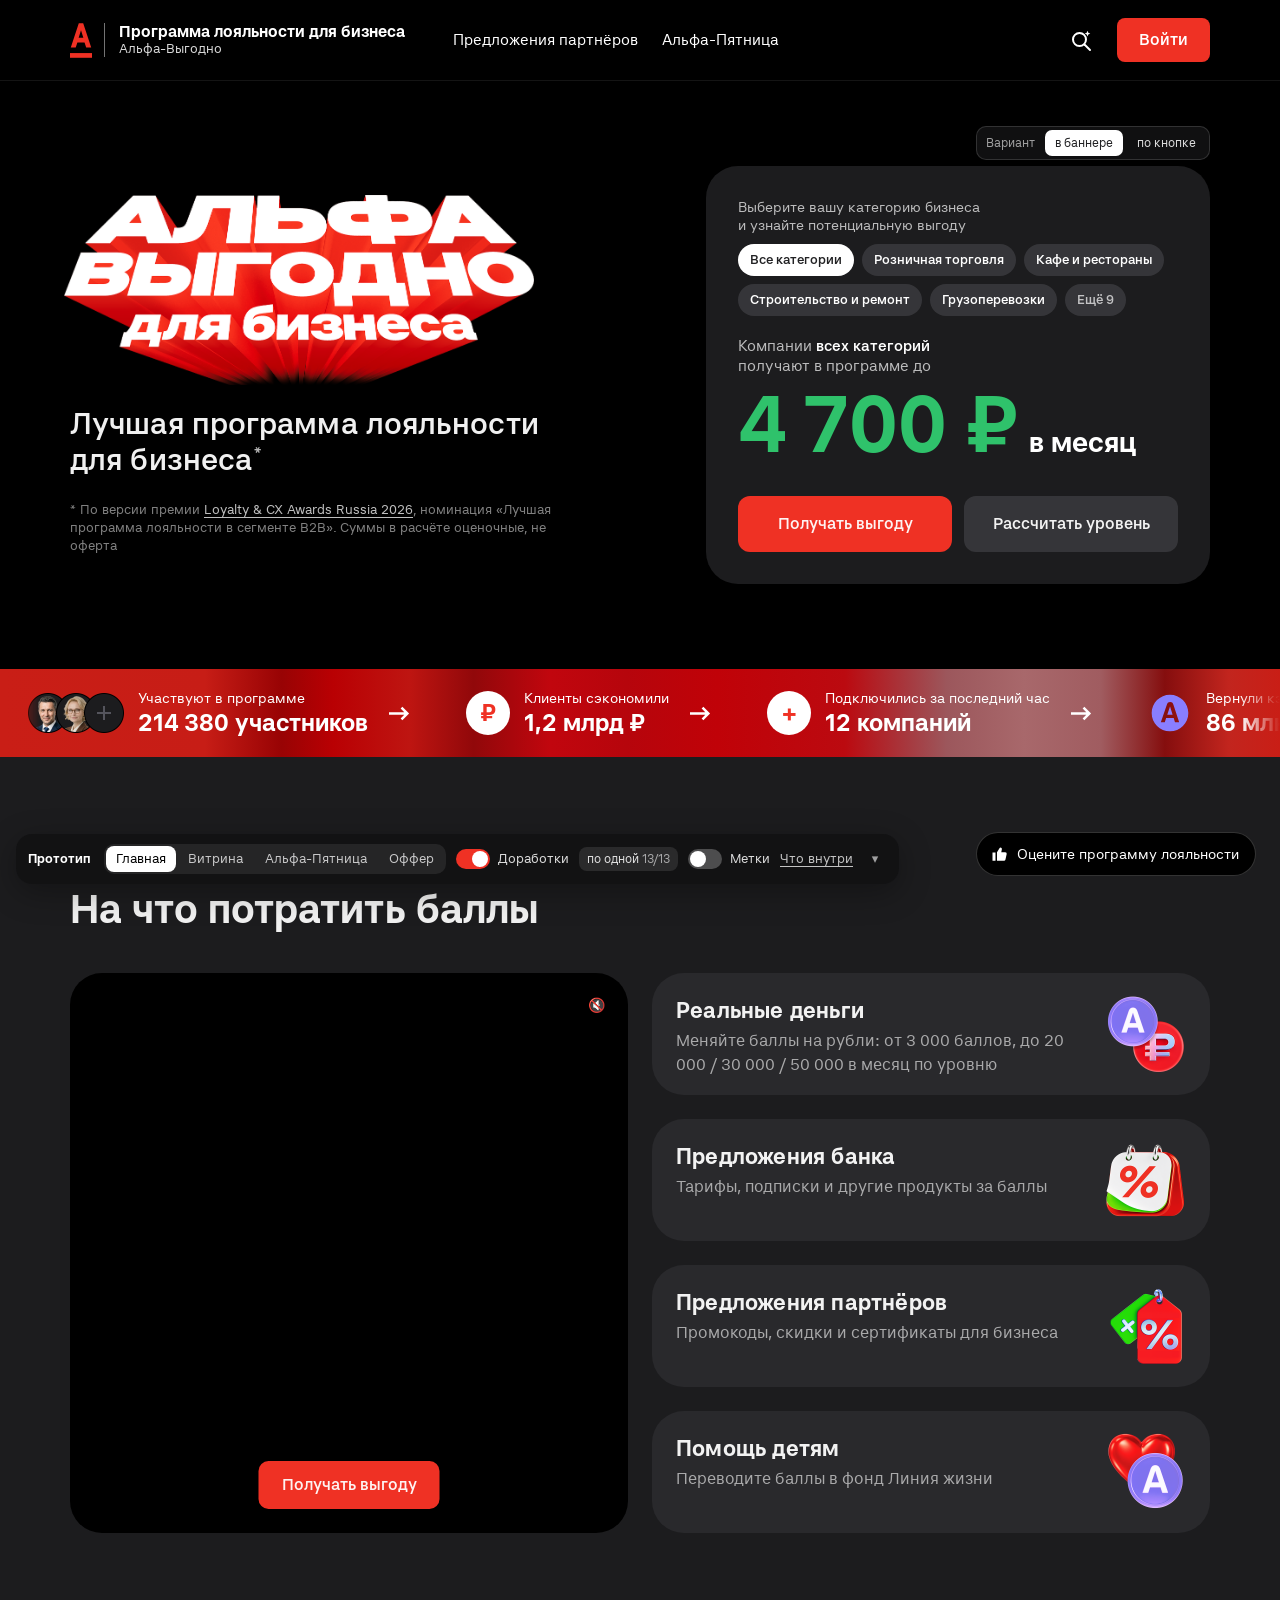
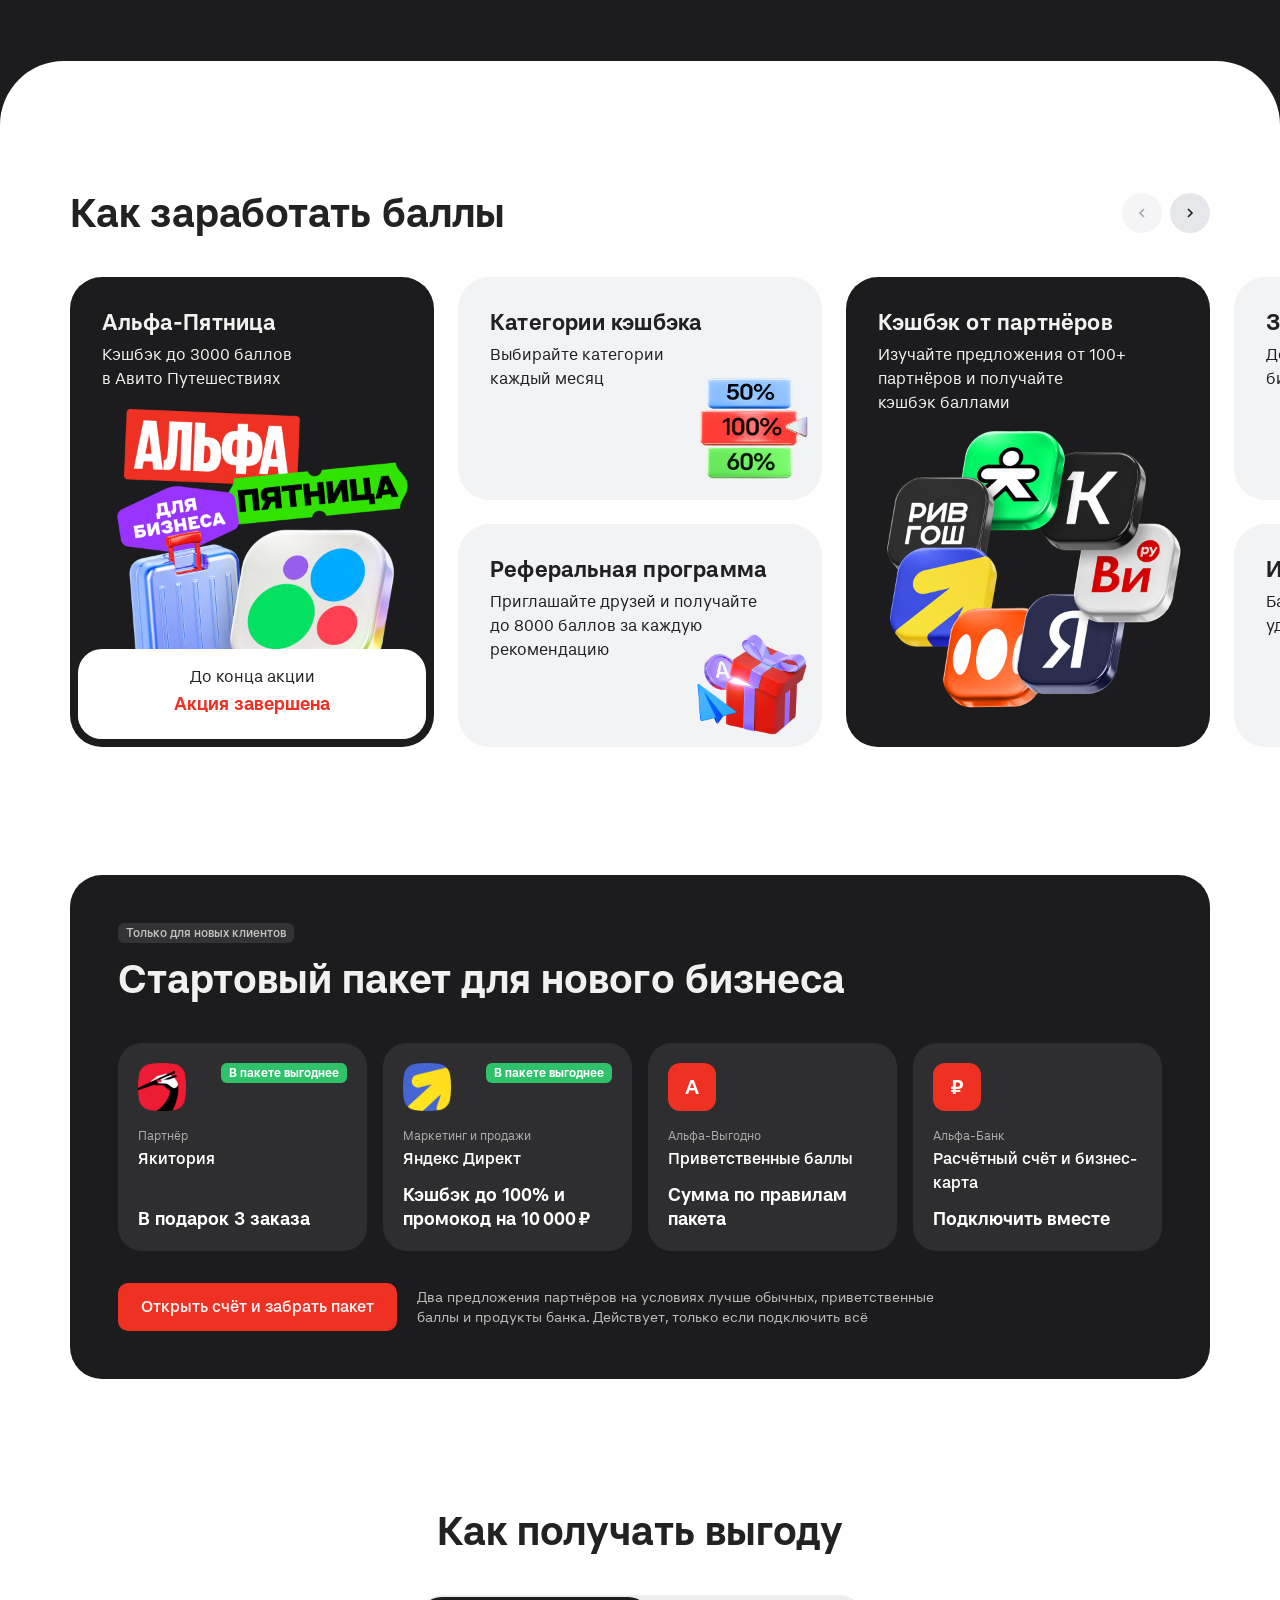
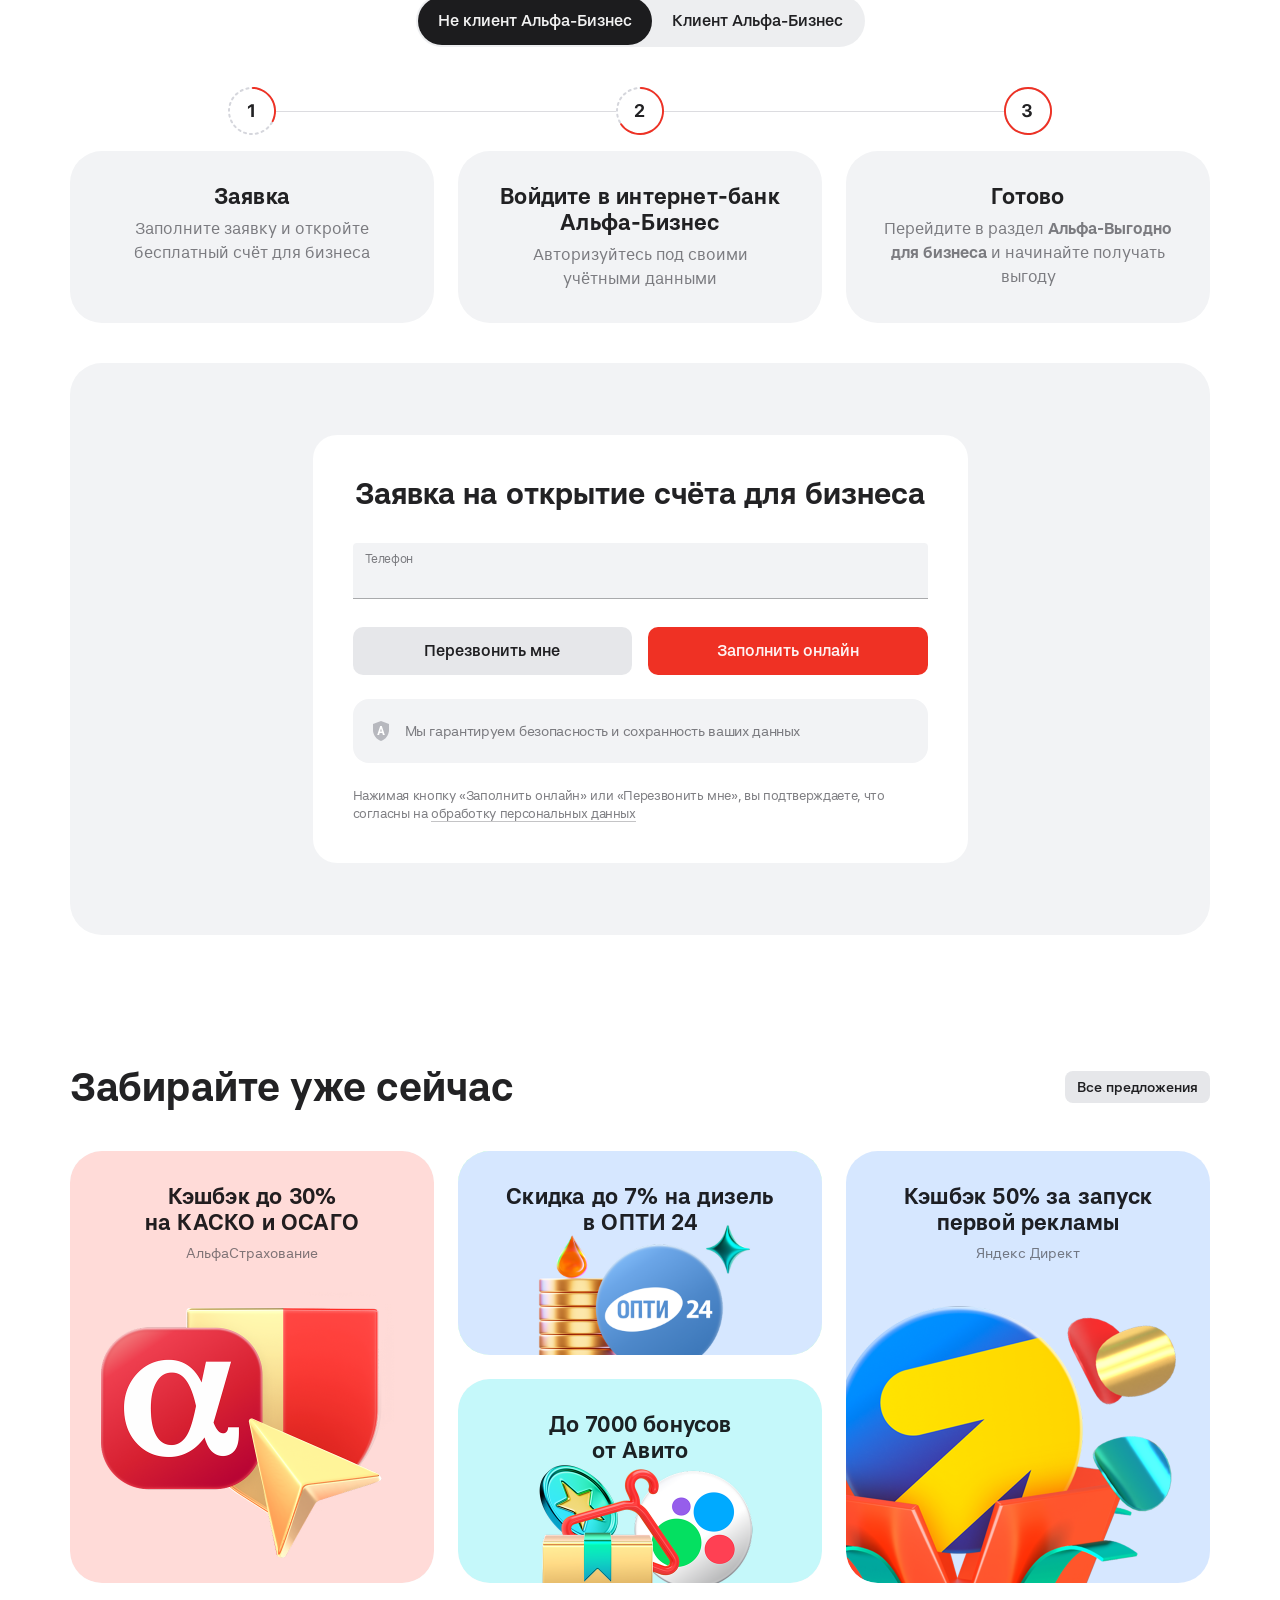
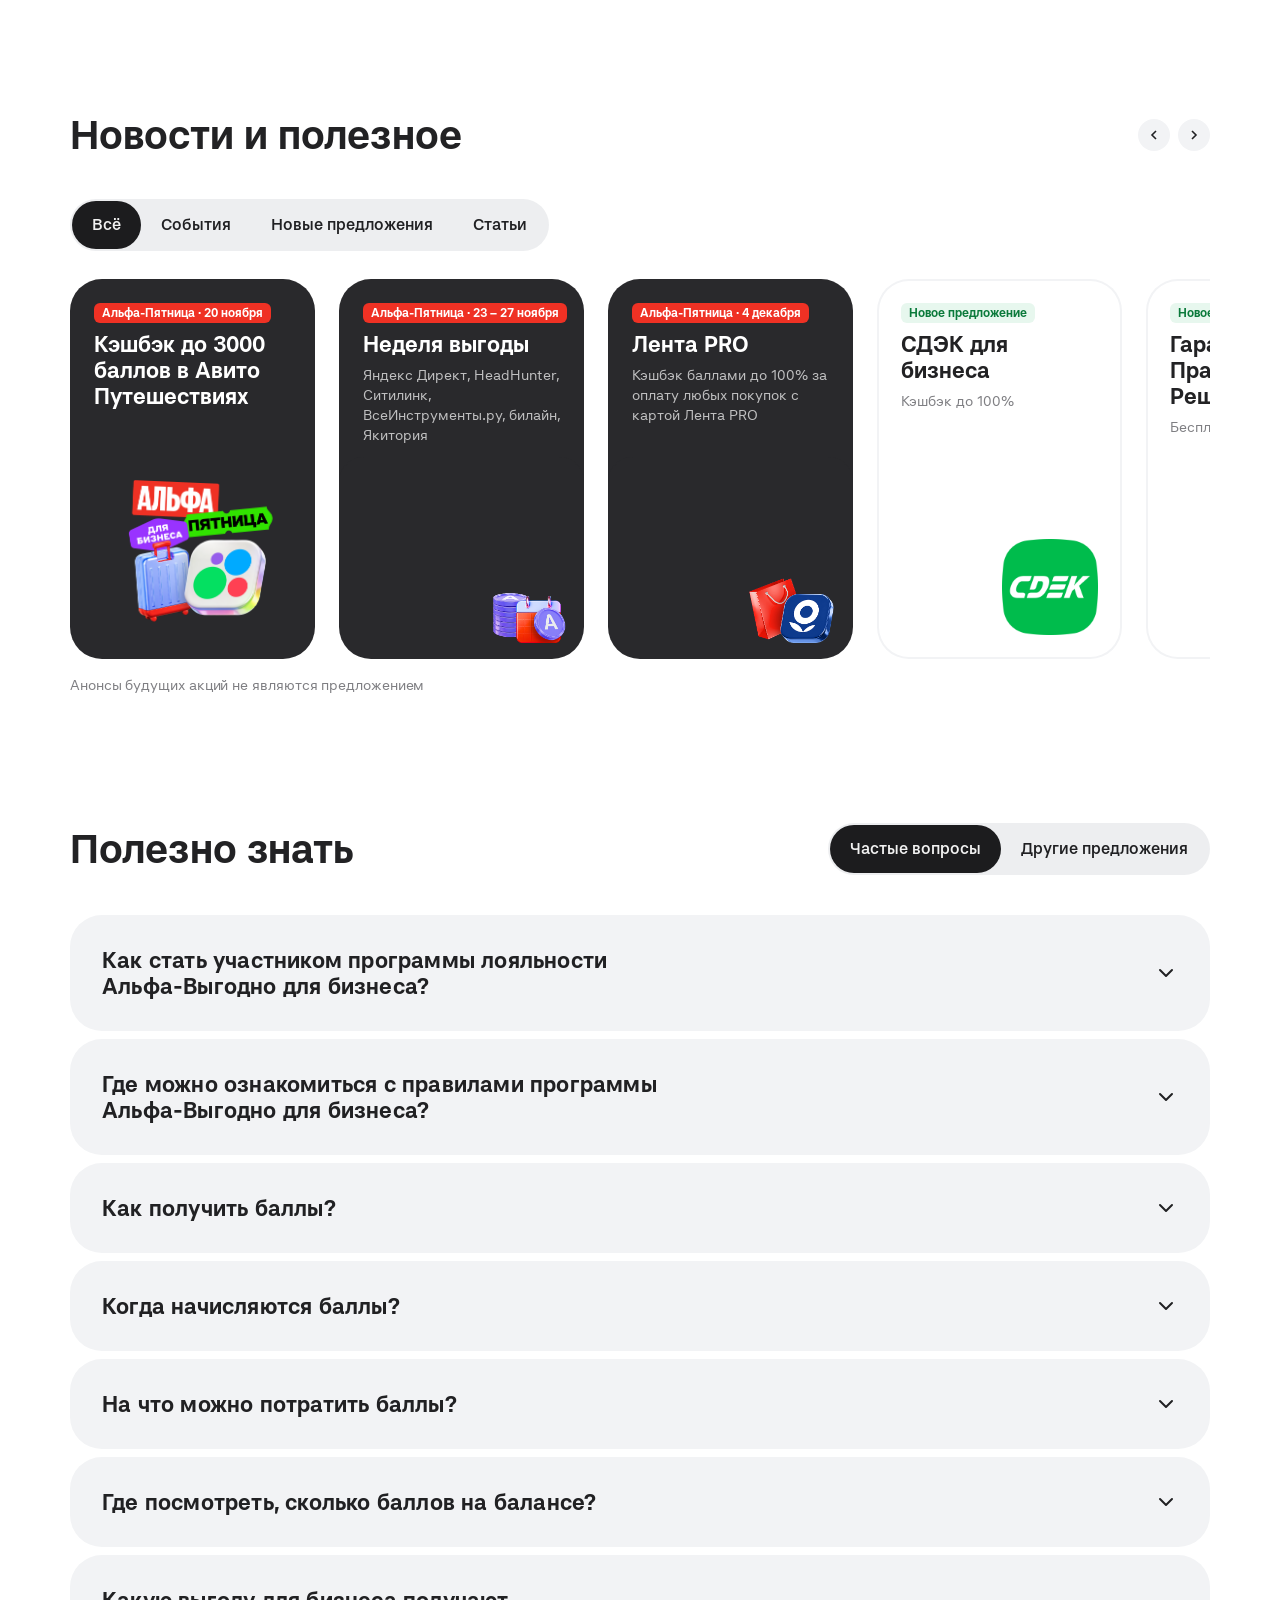
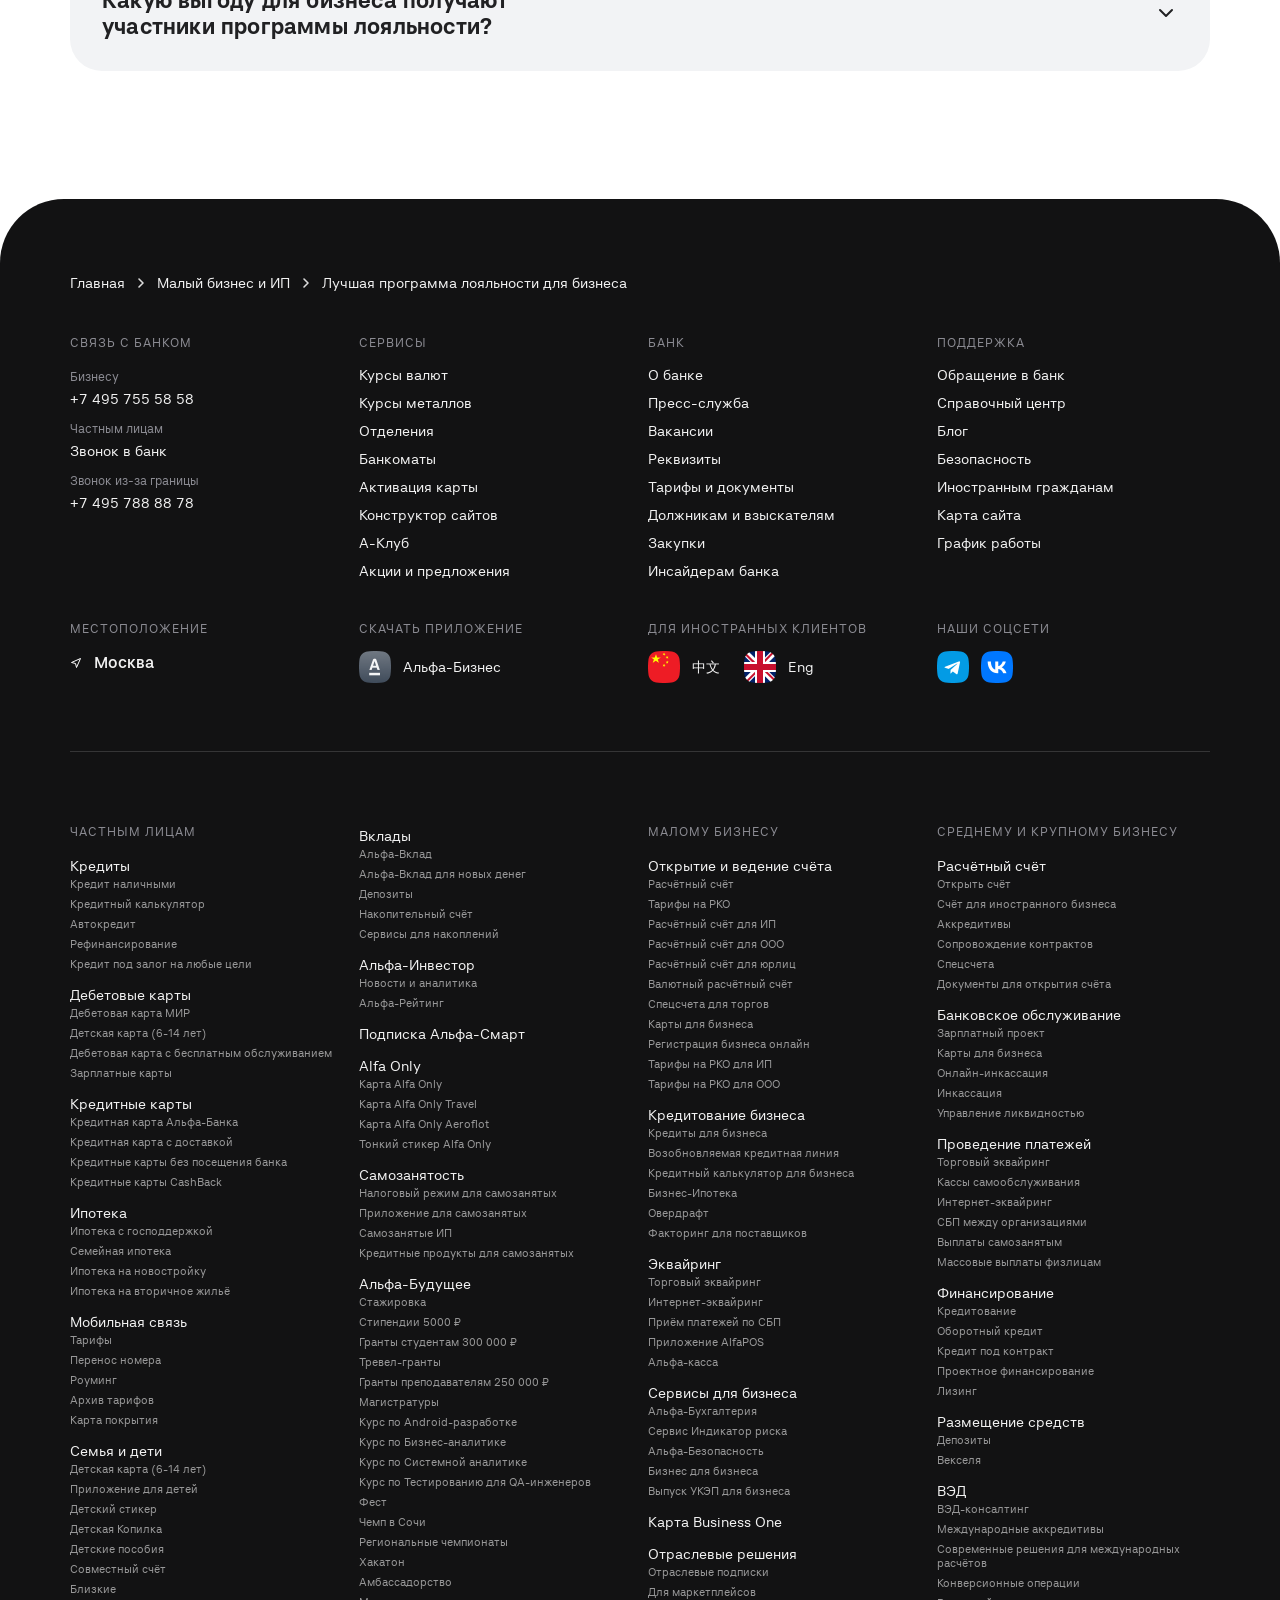
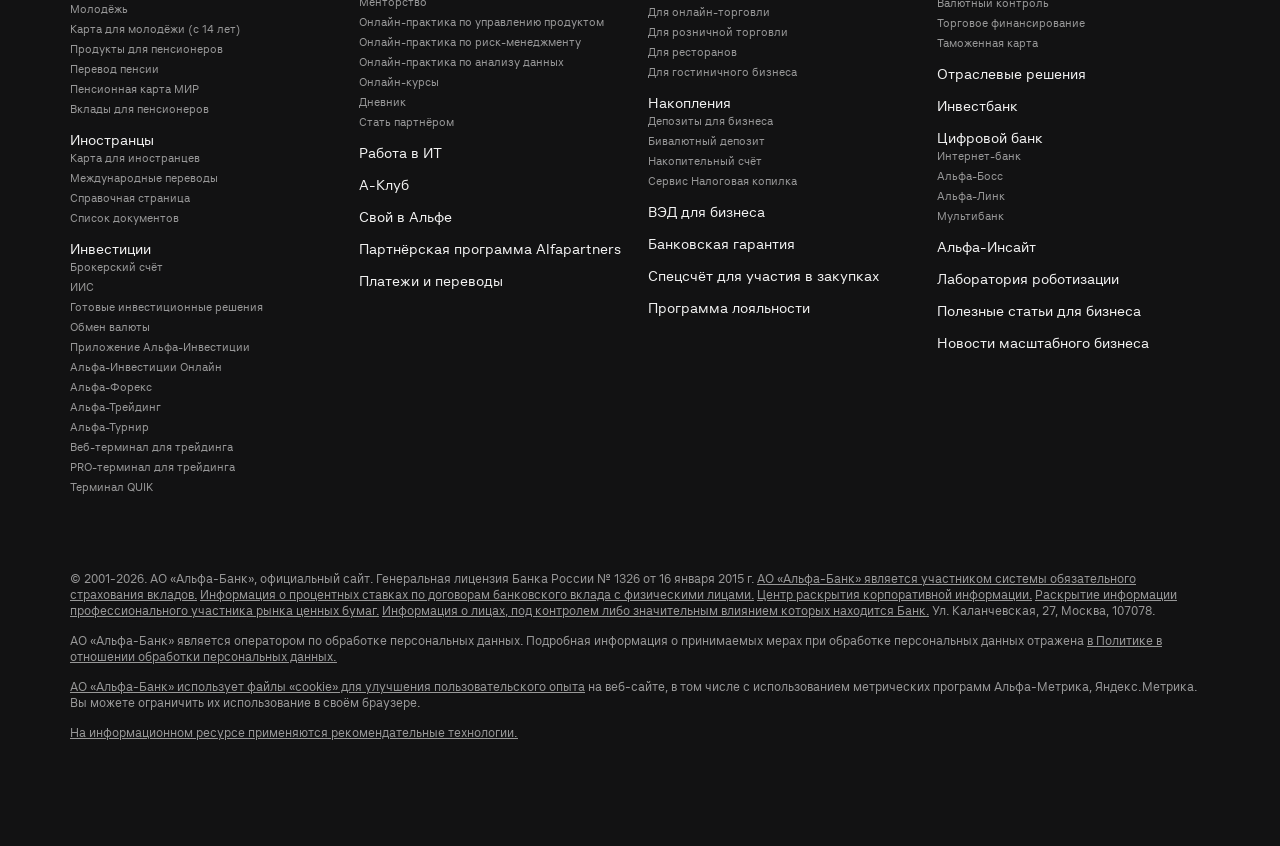
<file: главная.html>
<!doctype html>
<html lang="ru">
<head>
<meta charset="utf-8">
<meta name="viewport" content="width=device-width, initial-scale=1">
<meta name="robots" content="noindex, nofollow">
<title>Главная Лояльности: прод и доработки</title>
<link rel="stylesheet" href="assets/общее.css">
<style>
  .hero { padding: 85px 0 136px; }
  .hero-top { display: grid; grid-template-columns: 576px 1fr; gap: 24px; align-items: center; }
  .hero-top .lead { margin-top: 16px; max-width: 420px; }
  .hero-top .btn { margin-top: 40px; }
  .hero-img { justify-self: end; width: 558px; }
  @media (min-width: 961px) { .hero-img { margin: -63px 0; } } /* картинка выше колонки текста и не раздувает хиро, замер по срезу прода 18.11 */
  .hero-act { display: flex; align-items: center; gap: 16px; margin-top: 40px; flex-wrap: wrap; }
  .hero-top .hero-act .btn { margin-top: 0; }
  .adv { display: grid; grid-template-columns: repeat(4, 1fr); gap: 24px; margin-top: 64px; }
  .adv > div { background: rgba(222, 222, 240, .12); backdrop-filter: blur(12px); border-radius: 24px; padding: 24px; height: 200px; position: relative; }
  .adv p { margin-top: 8px; }
  .adv img { position: absolute; right: 16px; bottom: 16px; width: 64px; height: 64px; }
  @media (max-width: 768px) { .adv p { padding-right: 64px; } }
  @media (max-width: 960px) { .hero-top { grid-template-columns: 1fr; } .hero-img { justify-self: center; width: 80%; } .adv { grid-template-columns: 1fr 1fr; } }
  @media (max-width: 560px) { .adv { grid-template-columns: 1fr; } .adv > div { height: auto; min-height: 120px; } }

  /* уровни */
  .lvls { display: grid; grid-template-columns: repeat(3, 1fr); gap: 24px; }
  .lvl { background: var(--grey); border-radius: 32px; padding: 0 8px 8px; text-align: center; }
  .lvls { padding-top: 34px; } /* медаль выступает над карточкой на 25px, как на проде */
  .lvl > img { display: block; width: calc(100% + 16px); max-width: none; margin: -34px -8px 12px; }
  .lvl > .h4 { font-size: 22px; line-height: 26px; letter-spacing: .2px; }
  .lvl .sub { margin: 12px 0 24px; display: inline-flex; align-items: center; gap: 6px; }
  .lvl .rows { background: #fff; border-radius: 24px; padding: 4px 24px; text-align: left; }
  .lvl .row { padding: 18px 0; border-bottom: 1px solid #E7E8EB; }
  .lvl .row:last-child { border-bottom: 0; }
  .lvl .row .k { font-size: 14px; color: var(--text-2); }
  .lvl .row .v { font-size: 16px; font-weight: 700; margin-top: 4px; }
  .lvl.gold { background: var(--dark); color: var(--inv); }
  .lvl.gold .rows { background: var(--dark-3); } .lvl.gold .row { border-color: rgba(255, 255, 255, .1); } .lvl.gold .row .k { color: var(--inv-2); }
  @media (max-width: 960px) { .lvls { grid-template-columns: 1fr; max-width: 420px; margin: 0 auto; } }

  /* калькулятор (на проде не позже 14.10) */
  .calc { background: var(--grey); border-radius: 32px; padding: 8px; display: grid; grid-template-columns: 340px 1fr; gap: 8px; }
  .calc .cond { padding: 24px 16px 24px 24px; }
  .calc .out { background: #fff; border-radius: 24px; padding: 24px; }
  .amount { position: relative; background: var(--field); border-radius: 4px 4px 0 0; padding: 8px 12px 10px; margin-top: 24px; }
  .amount label { display: block; font-size: 12px; color: var(--text-2); }
  .amount input[type=text] { border: 0; background: transparent; font: inherit; font-weight: 700; font-size: 16px; width: 70%; outline: none; color: var(--text); padding: 2px 0 0; }
  .amount .tip { position: absolute; right: 12px; top: 16px; }
  .amount input[type=range] { position: absolute; left: 0; right: 0; bottom: -9px; width: 100%; margin: 0; -webkit-appearance: none; appearance: none; background: transparent; height: 18px; }
  .amount input[type=range]::-webkit-slider-runnable-track { height: 2px; background: linear-gradient(90deg, var(--red) var(--p, 0%), #B9BAC1 var(--p, 0%)); }
  .amount input[type=range]::-webkit-slider-thumb { -webkit-appearance: none; width: 16px; height: 16px; border-radius: 50%; background: var(--red); margin-top: -7px; cursor: pointer; }
  .amount input[type=range]::-moz-range-track { height: 2px; background: #B9BAC1; } .amount input[type=range]::-moz-range-progress { height: 2px; background: var(--red); }
  .amount input[type=range]::-moz-range-thumb { width: 16px; height: 16px; border: 0; border-radius: 50%; background: var(--red); }
  .calc .cap { font-size: 12px; color: var(--text-2); margin-top: 14px; }
  .chk { display: grid; grid-template-columns: 24px 1fr auto; gap: 12px; margin-top: 24px; cursor: pointer; align-items: start; }
  .chk input { width: 20px; height: 20px; accent-color: var(--red); margin: 2px 0 0; }
  .chk small { display: block; font-size: 13px; line-height: 18px; color: var(--text-2); margin-top: 4px; }
  .lvlbox { background: var(--grey); border-radius: 16px; padding: 16px; display: grid; grid-template-columns: 1fr 78px; gap: 16px; align-items: center; margin-top: 20px; }
  .lvlbox .bar { height: 6px; border-radius: 3px; background: #E2E3E8; margin: 12px 0 10px; overflow: hidden; }
  .lvlbox .bar i { display: block; height: 100%; background: repeating-linear-gradient(-45deg, #B9BAC1 0 6px, #D3D4D9 6px 12px); border-radius: 3px; transition: width .3s; }
  .lvlbox a { font-size: 13px; border-bottom: 1px solid currentColor; }
  .lvlbox img { width: 78px; height: 78px; border-radius: 50%; }
  .privs { display: grid; grid-template-columns: repeat(3, 1fr); grid-template-rows: 126px 126px; gap: 24px 24px; margin-top: 16px; }
  .priv { border-radius: 16px; background: var(--grey) no-repeat right center / auto 100%; padding: 12px; display: flex; flex-direction: column; justify-content: space-between; text-align: left; transition: transform .2s; }
  .priv:hover { transform: scale(1.03); }
  .priv .n { font-size: 13px; line-height: 16px; color: var(--text-2); max-width: 100px; }
  .priv .v { font-size: 15px; font-weight: 700; display: flex; align-items: center; gap: 4px; }
  .priv .v img { width: 14px; height: 14px; }
  .priv.tall { grid-column: 3; grid-row: 1 / span 2; background-size: cover; background-position: center; }
  .calc-disc { font-size: 13px; color: var(--text-2); margin: 16px 24px 0; }
  .calc-disc a { border-bottom: 1px solid currentColor; }
  @media (max-width: 960px) { .calc { grid-template-columns: 1fr; } .privs { grid-template-columns: 1fr 1fr; grid-template-rows: auto; } .priv { min-height: 110px; } .priv.tall { grid-column: auto; grid-row: auto; } }

  /* как заработать */
  .earn-wrap { overflow: hidden; }
  .earn { display: grid; grid-auto-flow: column; grid-auto-columns: 364px; gap: 24px; overflow-x: auto; scroll-snap-type: x mandatory; scrollbar-width: none; padding-bottom: 4px; }
  .earn::-webkit-scrollbar { display: none; }
  @media (min-width: 1173px) { .earn { margin-right: calc((1140px - 100vw) / 2); padding-right: 24px; } }
  .earn > * { scroll-snap-align: start; }
  .earn .col { display: grid; grid-template-rows: 223px 223px; gap: 24px; }
  .ecard { border-radius: 32px; height: 470px; position: relative; overflow: hidden; display: block; background: var(--grey) no-repeat center bottom / 100% auto; padding: 24px; text-align: left; width: 100%; }
  .col .ecard { height: 223px; background-size: cover; background-position: right center; }
  .col .ecard p { max-width: 190px; }
  .ecard.dark { background-color: var(--dark); color: var(--inv); }
  .ecard p { margin-top: 6px; font-size: 16px; max-width: 250px; }
  .ecard .tm { position: absolute; left: 8px; right: 8px; bottom: 8px; background: #fff; border-radius: 24px; padding: 12px; text-align: center; color: var(--text); font-size: 15px; }
  .arrows { display: flex; gap: 8px; }
  .arrows button { width: 40px; height: 40px; border-radius: 50%; background: var(--grey-2); display: flex; align-items: center; justify-content: center; }
  .arrows button:disabled { opacity: .4; cursor: default; }
  @media (max-width: 640px) { .earn { grid-auto-columns: 82vw; } }

  /* на что потратить */
  .spend { display: grid; grid-template-columns: 1fr 1fr; gap: 24px; }
  /* ключ earn: плиток в хиро нет, «На что потратить баллы» и «Как заработать баллы» сразу под хиро (Максим 21.11) */
  .earn-top { padding-top: 144px !important; padding-bottom: 0 !important; } .earn-top .block, .earn-top #earn { margin: 0 !important; } .earn-top + .earn-wrap { margin-bottom: 0; }
  body:not(.off-earn):not(.off-lenta) .hero { padding-bottom: 0; } body:not(.off-earn) .sec-black + .sec-dark .spend-sec { padding-top: 80px !important; } /* под хиро сразу тёмный виджет: бегущая строка встык, отступы как на проде */
  @media (max-width: 768px) { .earn-top { padding-top: 80px !important; } body:not(.off-earn) .sec-black + .sec-dark .spend-sec { padding-top: 48px !important; } } /* два виджета под хиро (Максим 21.11) */
  body:not(.off-earn) .hero { padding-bottom: 96px; } body:not(.off-earn) .hero .hcalc + .lenta, body:not(.off-earn) .hero > .wrap { padding-bottom: 0; }
 
  .video { border-radius: 32px; overflow: hidden; position: relative; background: #000; aspect-ratio: 558 / 560; }
  .video video { width: 100%; height: 100%; object-fit: cover; }
  .video .btn { position: absolute; left: 50%; bottom: 24px; transform: translateX(-50%); }
  .video .mute { position: absolute; right: 16px; top: 16px; width: 32px; height: 32px; border-radius: 50%; background: rgba(0, 0, 0, .4); color: #fff; font-size: 14px; }
  .scards { display: grid; gap: 24px; align-content: start; }
  .scard { background: var(--dark-2) no-repeat right center / auto 100%; border-radius: 32px; height: 122px; padding: 24px; padding-right: 120px; }
  .scard p { margin-top: 6px; font-size: 16px; color: var(--inv-2); }
  @media (max-width: 960px) { .spend { grid-template-columns: 1fr; } }

  /* забирайте */
  .take { display: grid; grid-template-columns: repeat(3, 1fr); gap: 24px; }
  .take .col { display: grid; gap: 24px; }
  .tcard { border-radius: 32px; background: var(--grey) no-repeat center bottom / contain; text-align: center; padding: 32px 24px; display: block; }
  .tcard.tall { height: 432px; } .tcard.half { height: 204px; background-position: center; }
  .tcard p { font-size: 14px; color: var(--text-2); margin-top: 6px; }
  @media (max-width: 960px) { .take { grid-template-columns: 1fr; } .tcard.tall { height: 360px; } }

  /* липкий виджет Пятницы (прод) */
  .ap-sticky { position: fixed; right: 24px; bottom: 24px; width: 290px; background: #E3ECFF; border-radius: 20px; padding: 14px 16px; display: grid; grid-template-columns: 1fr 84px; gap: 8px; z-index: 90; box-shadow: 0 8px 32px rgba(0, 0, 0, .18); transform: translateY(140%); transition: transform .3s; color: var(--text); }
  .ap-sticky.on { transform: none; }
  .ap-sticky b { font-size: 15px; line-height: 19px; }
  .ap-sticky img { width: 84px; height: 84px; object-fit: contain; }
  .ap-sticky .tm { grid-column: 1 / -1; font-size: 13px; color: var(--red); font-weight: 700; }
  .ap-sticky .cl { position: absolute; top: -8px; right: -8px; width: 24px; height: 24px; border-radius: 50%; background: #75767c; color: #fff; display: flex; align-items: center; justify-content: center; }
  .ap-sticky .cl svg { width: 14px; height: 14px; }
  @media (max-width: 768px) { .ap-sticky { right: 8px; bottom: 76px; width: 250px; } }

  /* подгонка под прод 20.11 */
  .lvl .rows { padding: 24px; }
  .lvl .row { padding: 0; border: 0; }
  .lvl .row + .row { border-top: 1px solid rgba(18, 18, 19, .1); margin-top: 16px; padding-top: 16px; }
  .lvl .row .k { font-size: 16px; line-height: 24px; color: rgba(4, 4, 19, .55); }
  .lvl .row .v { font-size: 18px; line-height: 22px; margin-top: 8px; }
  .lvl.gold .row + .row { border-color: rgba(255, 255, 255, .1); } .lvl.gold .row .k { color: var(--inv-2); }
  .ecard { padding: 32px; display: flex; flex-direction: column; justify-content: flex-start; align-items: stretch; }
  .ecard .h4 { font-size: 22px; line-height: 26px; }
  .ecard p, .col .ecard p { margin-top: 8px; font-size: 16px; line-height: 24px; max-width: none; }
  .ecard .tm { padding: 16px 24px 24px; font-size: 16px; line-height: 24px; }
  .ecard .tm .timer-red { display: block; margin-top: 4px; font-size: 18px; line-height: 22px; font-weight: 700; }
  .earn-wrap { padding-bottom: 45px; }
  .sec-light > .wrap.pad:has(#earn) { padding-bottom: 0; } /* прод: заголовок → карусель 40px */
  #earn { margin-top: 130px; }
  .spend-sec { padding-bottom: 192px !important; }
  .after-spend { padding-top: 129px !important; }
  /* липкий виджет Пятницы как на проде: 360px, верх #D6E6FF 92px, низ серый с таймером, крестик в углу */
  .ap-sticky { position: fixed; right: 40px; bottom: 40px; width: 360px; display: block; padding: 0; background: var(--grey); border-radius: 24px; box-shadow: 0 8px 32px rgba(0, 0, 0, .18); z-index: 90; grid-template-columns: none; gap: 0; }
  .ap-sticky .top { display: block; background: #D6E6FF; border-radius: 24px; height: 92px; padding: 16px 16px 0; }
  .ap-sticky b { display: block; width: 188px; font-size: 16px; line-height: 20px; font-weight: 500; color: var(--text); }
  .ap-sticky img { position: absolute; right: 18px; top: -26px; width: 112px; height: 112px; object-fit: contain; }
  .ap-sticky:not(.on) { visibility: hidden; }
  @media (max-width: 768px) { .ap-sticky { left: 16px; right: 16px; width: auto; bottom: 76px; } .ap-sticky img { width: 84px; height: 84px; top: -18px; right: 12px; } }
  .ap-sticky .tm { display: block; padding: 12px 16px 16px; font-size: 14px; line-height: 20px; font-weight: 700; color: var(--red); }
  .ap-sticky .cl { top: 8px; right: 8px; width: 24px; height: 24px; background: rgba(4, 4, 19, .25); z-index: 2; }

  /* «Выгода под мой бизнес» (мастер-план 2027, строка 10; макета нет, по гипотезе и прототипу «главная-инсайт») */
  /* «Выгода под мой бизнес» в хиро: два варианта из лаборатории (единый/главная.html: калькулятор раскрывается в баннере; главная-финал.html: по кнопке) */
  body:not(.off-biz) .hero-img { display: none; }
  /* логотип программы как на проде и «лучшая» со сноской на премию (Максим 21.11) */
  .hero-logo { display: block; width: 470px; max-width: 100%; margin: 0 0 20px -12px; }
  body:not(.off-biz) .hero-top h1 { font-size: 30px; line-height: 36px; font-weight: 500; }
  body:not(.off-biz) .hero-top .lead { margin-top: 12px; }
  .hero-top h1 .fn { font-size: .55em; vertical-align: super; line-height: 0; margin-left: 2px; color: rgba(255, 255, 255, .7); }
  .hchips-cap { margin: 0; font-size: 14px; line-height: 18px; color: rgba(255, 255, 255, .7); } .hchips-cap + .hchips { margin: 10px 0 20px; } .bpanel .hchips button { height: 32px; padding: 0 12px; font-size: 13px; }
  .hero-fn { margin-top: 24px; font-size: 13px; line-height: 18px; color: rgba(255, 255, 255, .5); max-width: 520px; } .hero-fn a { color: rgba(255, 255, 255, .75); border-bottom: 1px solid currentColor; }
  @media (max-width: 768px) { .hero-logo { width: 300px; margin: 0 0 12px -8px; } body:not(.off-biz) .hero-top h1 { font-size: 22px; line-height: 28px; } }
  .bpanel { position: relative; justify-self: end; width: 100%; max-width: 504px; background: var(--dark); border-radius: 32px; padding: 32px; color: #fff; }
  .bpanel .bl { font-size: 15px; line-height: 20px; color: rgba(255, 255, 255, .7); } .bpanel .bl b { color: #fff; font-weight: 500; }
  .bpanel .bbig { font-size: 48px; line-height: 56px; font-weight: 700; margin-top: 8px; } .bpanel .bsub { font-size: 14px; line-height: 20px; color: rgba(255, 255, 255, .6); margin-top: 4px; }
  .bpanel .bl { min-height: 40px; }
  .bpanel .bbig { display: flex; align-items: baseline; flex-wrap: wrap; column-gap: 12px; margin-top: 4px; font-size: 80px; line-height: 88px; color: #2FC26B; } /* в панели одно главное: сумма, под ней две кнопки (Максим 22.11) */
  .bpanel .bbig span { white-space: nowrap; } .bpanel .bbig small { font-size: 28px; line-height: 32px; color: #fff; white-space: nowrap; }
  .bpanel .hero-act { display: grid; grid-template-columns: minmax(0, 1fr) minmax(0, 1fr); gap: 12px; margin-top: 28px; }
  .bpanel .hero-act .btn { padding-left: 8px; padding-right: 8px; justify-content: center; }
  .bpanel .hero-act .cnts { grid-column: 1 / -1; }
  @media (max-width: 480px) { .bpanel .hero-act { grid-template-columns: minmax(0, 1fr); } }
  .bpanel .bact { display: flex; gap: 12px; margin-top: 20px; flex-wrap: wrap; } .hero-top .bpanel .bact .btn { margin-top: 0; }
  .bpanel .bnote { font-size: 13px; line-height: 18px; color: rgba(255, 255, 255, .45); margin-top: 12px; }
  .bvar { position: absolute; top: -40px; right: 0; display: flex; align-items: center; gap: 4px; background: rgba(18, 18, 19, .92); border: 1px solid rgba(255, 255, 255, .14); border-radius: 10px; padding: 3px; font-size: 12px; color: rgba(255, 255, 255, .6); }
  .bvar span { padding: 0 6px; } .bvar button { height: 26px; padding: 0 10px; border-radius: 7px; color: rgba(255, 255, 255, .85); font-size: 12px; } .bvar button.on { background: #fff; color: var(--text); }
  .hchips { display: flex; flex-wrap: wrap; gap: 8px; margin-top: 24px; max-width: 560px; }
  .hchips button { height: 36px; padding: 0 14px; border-radius: 99px; background: rgba(222, 222, 238, .13); color: #fff; font-size: 14px; font-weight: 500; }
  .hchips button.on { background: #fff; color: var(--text); } .hchips:not(.all) button.x6:not(.on) { display: none; } .hchips [data-more] { color: rgba(255, 255, 255, .7); }
  .hcalc { margin-top: 40px; background: #fff; color: var(--text); border-radius: 32px; padding: 32px; }
  .hcalc { position: relative; } .hcalc .hcx { position: absolute; top: 20px; right: 20px; width: 36px; height: 36px; font-size: 26px; line-height: 1; color: var(--text-2); }
  .hcalc .sec-head, #m-bizcalc .sec-head { margin-bottom: 24px; padding-right: 48px; } .hcalc .lvls { margin-bottom: 8px; }
  .bpanel .blvl { margin-top: 12px; font-size: 14px; line-height: 20px; color: rgba(255, 255, 255, .7); } .bpanel .blvl b { color: #fff; font-weight: 500; }
  .modal.wide { max-width: 1180px; } #m-bizcalc .calc { margin: 0; }
  @media (max-width: 960px) { .bpanel { justify-self: stretch; max-width: none; margin-top: 40px; } }
  @media (max-width: 768px) { .bpanel { padding: 24px; } .bpanel .bbig { font-size: 56px; line-height: 64px; } .bpanel .bbig small { font-size: 22px; line-height: 28px; } .hcalc { padding: 20px; border-radius: 24px; } }
  .biz { margin-bottom: 120px; }
  .biz .sub-l { margin-top: 12px; color: var(--text-2); font-size: 18px; line-height: 24px; }
  .biz .chips { display: flex; flex-wrap: wrap; gap: 8px; margin: 32px 0 32px; }
  .biz .chips button { height: 40px; padding: 0 16px; border-radius: 99px; background: var(--grey); font-size: 15px; font-weight: 500; }
  .biz .chips button.on { background: var(--dark); color: #fff; }
  .biz .res { display: block; } .biz .slot-calc { margin-bottom: 24px; }
  .biz .side2 { display: grid; grid-template-columns: 360px 1fr; gap: 24px; align-items: start; }
  .biz .side2 .offs { grid-template-columns: 1fr 1fr; }
  .biz .slot-calc .calc { margin: 0; }
  /* 20. «Вы недополучаете N ₽» в калькуляторе: категория бизнеса → до скольких ₽ в месяц получают такие компании (Максим 20.11 и 21.11) */
  .calc-loss { margin-top: 24px; background: #FFF1F0; border-radius: 20px; padding: 16px 20px; display: grid; gap: 6px; }
  .calc-loss label { font-size: 14px; color: var(--text-2); }
  .calc-loss select { font: inherit; font-size: 16px; height: 44px; border: 0; border-radius: 12px; background: #fff; padding: 0 12px; color: var(--text); width: 100%; }
  .calc-loss > b { font-size: 20px; line-height: 26px; margin-top: 6px; } .calc-loss > span { font-size: 13px; line-height: 18px; color: var(--text-2); }
  .calc-loss .brows { display: grid; gap: 6px; margin: 4px 0 2px; } .calc-loss .br { display: flex; align-items: center; gap: 10px; background: #fff; border-radius: 12px; padding: 10px 12px; font-size: 14px; line-height: 18px; } .calc-loss .br b { margin-left: auto; color: #0B7A3B; font-weight: 700; white-space: nowrap; }
  .calc-loss .lgs { display: flex; flex: none; } .calc-loss .lgs .off img { display: block; width: 20px; height: 20px; border-radius: 5px; margin-right: -5px; border: 2px solid #fff; } /* разбивка суммы, с 22.11 только здесь */
  .biz .loss { background: #FFF1F0; border-radius: 24px; padding: 20px 24px; margin-bottom: 24px; }
  .biz .loss b { font-size: 22px; line-height: 26px; display: block; margin-top: 4px; }
  .biz .offs { display: grid; gap: 12px; }
  .biz .off { display: grid; grid-template-columns: 48px 1fr; gap: 12px; align-items: center; background: var(--grey); border-radius: 20px; padding: 14px 16px; }
  .biz .off img { width: 48px; height: 48px; border-radius: 12px; } .biz .off b { display: block; } .biz .off span { color: var(--text-2); font-size: 14px; }
  .biz .more { display: inline-block; margin-top: 16px; font-weight: 500; border-bottom: 1px solid currentColor; }
  @media (max-width: 960px) { .biz .side2, .biz .side2 .offs { grid-template-columns: 1fr; } }

  /* ===== гипотезы мастер-плана, строки 14–28 (20.11) ===== */
  body:not(.off-lenta) .hero { padding-bottom: 96px; }
  body:not(.off-lenta) .hero .cnts { display: none !important; } /* счётчики участников и экономии уехали в ленту (решение Максима 20.11) */
  @keyframes lpulse { 0% { box-shadow: 0 0 0 0 rgba(47, 194, 107, .6); } 70% { box-shadow: 0 0 0 8px rgba(47, 194, 107, 0); } 100% { box-shadow: 0 0 0 0 rgba(47, 194, 107, 0); } }
  /* 14. welcome-бонус: узкая панель снизу (Максим 22.11: сверху нельзя), выезжает, когда хиро ушло из вида, прячется у анкеты */
  .welc { position: fixed; bottom: 0; left: 0; right: 0; z-index: 90; background: var(--black); color: #fff; border-top: 1px solid rgba(255, 255, 255, .14); transform: translateY(110%); visibility: hidden; transition: transform .3s, visibility .3s; padding-bottom: env(safe-area-inset-bottom); }
  .welc.show { transform: none; visibility: visible; }
  .welc .wrap { display: flex; align-items: center; gap: 16px; min-height: 64px; padding: 8px 0; }
  .welc .wc { width: 32px; height: 32px; flex: none; }
  .welc .wx { flex: 1; min-width: 0; } .welc .wx b { display: block; font-size: 16px; line-height: 20px; } .welc .wx > span { display: block; font-size: 14px; line-height: 18px; color: rgba(255, 255, 255, .7); } .welc .wx a { color: #fff; border-bottom: 1px solid currentColor; }
  .welc .btn { flex: none; } .welc .x { flex: none; width: 32px; height: 32px; font-size: 24px; line-height: 1; color: rgba(255, 255, 255, .7); }
  /* 15. новости и полезное одной лентой высоких карточек, как рилсы Альфа Будущего и календарь Пятниц (Максим 21.11) */
  .news .sec-head { margin-bottom: 20px; } .news .ab { display: flex; gap: 8px; }
  .news .cb { width: 32px; height: 32px; border-radius: 50%; background: var(--grey); color: var(--text); display: flex; align-items: center; justify-content: center; }
  .news .ntabs { margin-bottom: 24px; }
  .news .reels { display: grid; grid-auto-flow: column; grid-auto-columns: calc((100% - 72px - 88px) / 4); gap: 24px; overflow: hidden; scroll-snap-type: x mandatory; padding: 4px 0; }
  .rl { position: relative; scroll-snap-align: start; height: 380px; border-radius: 32px; padding: 24px; display: flex; flex-direction: column; gap: 8px; overflow: hidden; color: var(--text); background: var(--grey) no-repeat right bottom / 100% auto; transition: transform .2s; }
  .rl:hover { transform: translateY(-4px); } .rl[hidden] { display: none; }
  .rl .st { white-space: nowrap; align-self: flex-start; font-size: 12px; line-height: 16px; font-weight: 700; border-radius: 6px; padding: 2px 8px; background: rgba(0, 0, 0, .06); }
  .rl .tt { font-size: 22px; line-height: 26px; font-weight: 700; } .rl .vv { font-size: 14px; line-height: 20px; color: var(--text-2); }
  .rl .rd { margin-top: auto; font-size: 14px; font-weight: 500; color: var(--text-2); }
  .rl .art { position: absolute; left: 16px; right: 16px; bottom: 12px; height: 44%; background: no-repeat center bottom / contain; }
  .rl .lg { position: absolute; right: 24px; bottom: 24px; width: 96px; height: 96px; border-radius: 24px; }
  .rl.ev { background-color: #29292C; color: #fff; } /* цвет как у картинок-подложек Пятницы, иначе виден их край */ .rl.ev .st { background: var(--red); color: #fff; } .rl.ev .vv { color: rgba(255, 255, 255, .7); }
  .rl.nw { background-color: #fff; box-shadow: inset 0 0 0 2px var(--grey); } .rl.nw .st { background: #E7F7EE; color: #0B7A3B; }
  .rl.ar .tt { font-size: 20px; line-height: 26px; font-weight: 500; } .rl.ar.soon { background-color: #FFF1F0; } .rl.ar.soon .rd { color: var(--red); }
  @media (max-width: 960px) { .news .reels { grid-auto-columns: calc((100% - 24px - 72px) / 2); } }
  @media (max-width: 600px) { .news .reels { grid-auto-columns: calc(100% - 72px); gap: 16px; } .rl { height: 320px; } }
  @media (max-width: 768px) { .news .reels { overflow-x: auto; scrollbar-width: none; } .news .ab { display: none; } } /* на телефоне свайп, стрелок нет */
  @media (max-width: 768px) { .news .ab { display: none; } .news .ah { flex-direction: column; gap: 4px; } .news .arow { grid-auto-columns: 78%; } }
  @media (max-width: 768px) { .welc .wx > span, .welc .wl, .welc .wc { display: none; } .welc .wx b { font-size: 14px; line-height: 18px; } .welc .wrap { gap: 10px; } .welc .wc { width: 24px; height: 24px; } }
  /* итоговое ревью вёрстки 21.11: стыки после переноса виджетов */
  body:not(.off-earn) .lsp { display: none; } body:not(.off-earn) .sec-light.last { margin-top: -80px; } /* между ними пустое место от уехавшей тёмной секции */
  body:not(.off-earn) .sec-black + .sec-dark .spend-sec { padding-top: 112px !important; } .earn-top { padding-top: 128px !important; }
  .pack h2 + .pgrid, .pack .h2 + .pgrid { margin-top: 40px; } .news .sec-head { margin-bottom: 32px !important; }
  [id] { scroll-margin-top: 24px; } /* welcome теперь снизу, сверху ничего не липнет */
  @media (max-width: 600px) { #m-bizcalc [data-tabs="lv"], #heroCalc [data-tabs="lv"] { display: grid; grid-template-columns: auto auto; width: 100%; min-width: 0; box-sizing: border-box; } #m-bizcalc [data-tabs="lv"] button, #heroCalc [data-tabs="lv"] button { min-width: 0; padding: 0 4px; font-size: 13px; } } /* обе вкладки видны целиком: расчёт теперь на второй (22.11) */
  @media (max-width: 359px) { #m-bizcalc [data-tabs="lv"], #heroCalc [data-tabs="lv"] { grid-template-columns: minmax(0, 1fr); border-radius: 22px; } #m-bizcalc [data-tabs="lv"] button, #heroCalc [data-tabs="lv"] button { height: 36px; } } /* на 320 px вкладки друг под другом */
  /* welcome снизу: соседи поднимаются на её высоту (--wh), подвал под ней не прячется */
  body.welc-on:not(.off-welcome) .demo { bottom: calc(var(--wh) + 16px); }
  body.welc-on:not(.off-welcome) .toast { bottom: calc(var(--wh) + 96px); }
  body.welc-on:not(.off-welcome) .ap-sticky { bottom: calc(var(--wh) + 24px); }
  body.welc-on:not(.off-welcome) .fb.voc.fb { bottom: calc(var(--wh) + 24px); }
  body.welc-on:not(.off-welcome):has(.ap-sticky.on) .fb.voc.fb { bottom: calc(var(--wh) + 204px); }
  body:not(.off-welcome):not(.welc-closed) .ftr { padding-bottom: calc(40px + var(--wh, 72px)); }
  @media (max-width: 768px) {
    body.welc-on:not(.off-welcome) .ap-sticky { display: none; } /* две плашки внизу не помещаются */
    body.welc-on:not(.off-welcome) .demo { bottom: calc(var(--wh) + 8px); }
    body.welc-on:not(.off-welcome) .fb.voc.fb, body.welc-on:not(.off-welcome):has(.ap-sticky.on) .fb.voc.fb { bottom: calc(var(--wh) + var(--dh, 44px) + 20px); }
  }
  .hero-logo { margin-left: -6px !important; }
  @media (max-width: 768px) { .hero-act .btn { width: 100%; justify-content: center; } .hero-logo { margin-left: 0 !important; } body:not(.off-earn) .sec-black + .sec-dark .spend-sec { padding-top: 64px !important; } .earn-top { padding-top: 64px !important; } body:not(.off-earn) .sec-light.last { margin-top: -40px; } }
  /* ===== отступы, сверка со снимком прода 22.11 (блок последний, он главнее старых правок) ===== */
  body.off-earn .earn-top { display: none; } /* пустая обёртка доработки давала лишние 128 px в режиме прода */
  .hero-top .lead { margin-top: 24px; } .adv { margin-top: 55px; } .adv img { width: 48px; height: 48px; }
  #pack.pack { margin-bottom: 128px; }
  body.off-pack:not(.off-earn) #how { margin-top: 0; }
  @media (min-width: 961px) {
    .hero { padding-top: 53px; }
    body:not(.off-nav) .hero { padding-top: 85px; }
  }
  body:not(.off-lenta) .hero .lenta { margin-top: 85px; } /* низ хиро равен верху */
  body:not(.off-earn) .sec-black + .sec-dark .spend-sec { padding-top: 128px !important; }
  body:not(.off-earn) .earn-top { padding-top: 128px !important; }
  body:not(.off-earn) .earn-wrap { padding-bottom: 52px; }
  body:not(.off-earn) .sec-light.last { margin-top: -72px; }
  body:not(.off-earn) .sec-light.last .after-spend { padding-top: 128px !important; }
  .news .sec-head { margin-bottom: 40px !important; }
  .hchips-cap { text-wrap: balance; }
  @media (max-width: 768px) {
    body:not(.off-biz) .hero, body:not(.off-nav) .hero { padding-top: 48px; }
    body:not(.off-lenta) .hero .lenta { margin-top: 48px; }
    body:not(.off-biz) .bpanel { margin-top: 56px; }
    .bpanel .hchips:not(.all) { flex-wrap: nowrap; overflow-x: auto; scrollbar-width: none; margin-left: -24px; margin-right: -24px; padding: 0 24px; max-width: none; }
    .hero-top { grid-template-columns: minmax(0, 1fr); } .bpanel { min-width: 0; box-sizing: border-box; } /* ряд чипсов листается внутри панели */
    .bpanel .hchips::-webkit-scrollbar { display: none; } .bpanel .hchips button { flex: none; white-space: nowrap; }
    body:not(.off-earn) .sec-black + .sec-dark .spend-sec { padding-top: 64px !important; padding-bottom: 96px !important; }
    body:not(.off-earn) .spend-sec h2 { margin-bottom: 24px !important; }
    body:not(.off-earn) .earn-top { padding-top: 64px !important; }
    body:not(.off-earn) .earn-wrap { padding-bottom: 12px; }
    #pack.pack { margin-bottom: 64px; } #pack.pack h2 + .pgrid { margin-top: 24px; }
    body:not(.off-earn) .sec-light.last { margin-top: -48px; }
    body:not(.off-earn) .sec-light.last .after-spend { padding-top: 64px !important; }
    .news .sec-head { margin-bottom: 24px !important; }
  }
</style>
</head>
<body>

<div class="sec-black">
  <div id="hdr"></div>
  <section class="hero"><div class="wrap">
    <div class="hero-top">
      <div>
        <img class="hero-logo" data-f="biz" src="assets/img/glav-logo.png" alt="Альфа‑Выгодно для бизнеса">
        <h1 class="h1 inv">Лучшая программа лояльности <br class="d">для бизнеса<sup class="fn" data-f="biz">*</sup></h1>
        <p class="lead inv" data-asis-f="biz">Повышайте уровень, получайте больше баллов, <br class="d">обменивайте их на рубли и скидки</p>
        <div class="hero-act"><a class="btn btn-red" href="#form">Получать выгоду</a><button class="btn btn-glass" id="bizExp" data-f="biz" aria-expanded="false">Рассчитать уровень</button>
          <div class="cnts"><div class="dr hero-counter pcount" data-f="counter" data-dr="Счётчик участников · BRD v33; макет 26.10"><img src="assets/img/avatars.png" alt=""><div><span>Участвуют в программе</span><b id="progCount">214 380 пользователей</b></div></div></div>
        </div>
        <p class="hero-fn" data-f="biz">* По версии премии <a href="https://loyaltyawards.ru/winners2024-2028" target="_blank" rel="noopener">Loyalty &amp; CX Awards Russia 2026</a>, номинация «Лучшая программа лояльности в сегменте B2B». Суммы в расчёте оценочные, не оферта</p>
      </div>
      <img class="hero-img" src="assets/img/glav-hero.png" alt="Альфа-Выгодно для бизнеса">
      <div class="bpanel" id="bizPanel" data-f="biz" data-dr="Выгода под мой бизнес в хиро · мастер-план 2027, Q3" data-mk="biz">
        <div class="bvar no-pos" aria-label="Вариант прототипа"><span>Вариант</span><button data-bv="a">в баннере</button><button data-bv="b">по кнопке</button></div>
        <p class="hchips-cap">Выберите вашу категорию бизнеса и узнайте потенциальную выгоду</p>
        <div class="hchips" id="bizChips" aria-label="Категория бизнеса"></div>
        <div class="bl">Компании категории <b id="bpSph">Розничная торговля</b> получают в программе до</div>
        <div class="bbig" id="bpSum"></div>
      </div>
    </div>
    <div class="hcalc" id="heroCalc" data-f="biz" hidden><button class="x hcx" id="hcX" aria-label="Свернуть">×</button><div id="bizCalc"></div></div>
    <div class="adv" data-asis-f="earn">
      <div><div class="h5 inv">1 балл = 1 ₽</div><p class="s inv" data-asis-f="words">Обменивайте баллы на рубли и тратьте их на своё усмотрение</p><p class="s inv" data-f="words" data-dr="Формулировки · стандарт, строка 1" data-mk="words">Меняйте баллы на рубли на расчётный счёт, от 3 000 баллов</p><img src="assets/img/adv-1.png" alt=""></div>
      <div><div class="h5 inv">Кэшбэк баллами <br class="d">до 100%</div><p class="s inv">Участвуйте в акциях для бизнеса каждую неделю</p><img src="assets/img/adv-2.png" alt=""></div>
      <div><div class="h5 inv">Категории кэшбэка</div><p class="s inv">Выбирайте категории <br class="d">каждый месяц</p><img src="assets/img/adv-3.png" alt=""></div>
      <div><div class="h5 inv" data-asis-f="words">Предложения <br class="d">от банка и партнёров</div><p class="s inv" data-asis-f="words">Лучшие условия и скидки <br class="d">до 100%</p><div class="h5 inv" data-f="words" data-dr="Формулировки · стандарт, строка 9" data-mk="words">Предложения партнёров</div><p class="s inv" data-f="words">Скидки и бесплатные периоды на сервисы для бизнеса</p><img src="assets/img/adv-4.png" alt=""></div>
    </div>
  </div>
  <div class="lenta" data-f="lenta" data-dr="Лента событий · мастер-план, стр. 16 (гипотеза)" data-mk="lenta"><div class="evs" id="lentaT"></div></div>
  </section>
</div>

<div class="sec-light">
  <div class="wrap pad">
    <!-- 14. Welcome-бонус за регистрацию (гипотеза, ключ welcome): узкая панель снизу при скролле, решения Максима 20.11 и 22.11 -->
    <div class="welc no-pos" data-f="welcome" id="welc" data-dr="Welcome-бонус · мастер-план, стр. 14 (гипотеза); BRD v1 05.07" data-mk="welcome"><div class="wrap">
      <img class="wc" src="assets/img/coin-a.svg" alt=""><div class="wx"><b>5 000 приветственных баллов<span class="wl"> новым клиентам</span></b><span>Откройте счёт для бизнеса, и баллы придут на баланс в Альфа‑Выгодно. <a href="#" data-welc>Условия</a></span></div>
      <a class="btn btn-s btn-red" href="#form">Получать выгоду</a><button class="x" aria-label="Закрыть">×</button>
    </div></div>


    <!-- 21. Стартовый пакет для нового бизнеса (гипотеза, ключ pack): на Главную по просьбе Максима 20.11 -->
    <div class="pack" data-f="pack" id="pack" style="margin-top:0" data-dr="Пакетные предложения для N2B · мастер-план, стр. 21 (гипотеза)" data-mk="pack">
      <span class="hyp-cap">Только для новых клиентов</span>
      <h2 class="h2 inv">Стартовый пакет для нового бизнеса</h2>
      <div class="pgrid" id="packG"></div>
      <div class="pack-act"><a class="btn btn-m btn-red" href="#form">Открыть счёт и забрать пакет</a><span class="pack-note">Два предложения партнёров на условиях лучше обычных, приветственные баллы и продукты банка. Действует, только если подключить всё</span></div>
    </div>

    <!-- 3 уровня привилегий (с доработкой biz уезжает к панели выгоды в хиро) -->
    <div id="lvBlock">
    <div class="sec-head">
      <h2 class="h2">3 уровня привилегий</h2>
      <div class="tabs eq" data-tabs="lv"><button data-tab="all" class="on">Все уровни</button><button data-tab="calc">Рассчитать уровень</button></div>
    </div>
    <div data-pane="lv:all">
      <div class="lvls" id="lvls"></div>
    </div>
    <div data-pane="lv:calc" hidden>
      <div class="calc">
        <div class="cond">
          <div class="h4">Условия</div>
          <div class="amount">
            <label for="sum">Сумма платежей</label>
            <input type="text" id="sum" inputmode="numeric" value="0 ₽" aria-label="Сумма платежей">
            <span class="tip"><img src="assets/img/info.png" alt="Подсказка"><span class="tt">Учитываются переводы в рублях с расчётного счёта за месяц, кроме переводов на любые свои счета в этом и других банках</span></span>
            <input type="range" id="sumR" min="0" max="2000000" step="10000" value="0" aria-label="Сумма платежей, ползунок">
          </div>
          <div class="cap" id="sumCap">До серебряного уровня ещё 500 000 ₽</div>
          <label class="chk"><input type="checkbox" id="cTasks" checked><span>Выполнение заданий уровня<small>Можно сохранить или повысить уровень</small></span><span class="tip right"><img src="assets/img/info.png" alt=""><span class="tt">Простые действия с банковскими <br class="d">продуктами. Например, переводы <br class="d">или подключение сервисов для бизнеса</span></span></label>
          <label class="chk"><input type="checkbox" id="cCard"><span>Есть бизнес-карта с подпиской Премиум+<small>В 2 раза больше лимиты</small></span><span></span></label>
          <div class="calc-loss" data-f="loss" data-dr="Вы недополучаете N ₽ · мастер-план, стр. 20 (гипотеза)" data-mk="loss">
            <label for="cSph">Категория бизнеса</label><select id="cSph" aria-label="Категория бизнеса"></select>
            <b id="cLoss">Вы недополучаете до 4 800 ₽ в месяц</b><div class="brows" id="cLossRows"></div><span id="cLossT">Столько получают в программе компании этой категории. Оценка демонстрационная, не оферта</span>
          </div>
        </div>
        <div class="out">
          <div class="h3">Вы получите</div>
          <div class="lvlbox">
            <div><div class="h4" id="oLvl">Уровень 1: Бронзовый</div><div class="bar"><i id="oBar" style="width:0%"></i></div><a href="#" id="oLink">Условия серебряного уровня</a></div>
            <img id="oImg" src="assets/img/calc-bronze.png" alt="">
          </div>
          <div class="h4" style="margin-top:24px">Привилегии в месяц</div>
          <div class="privs">
            <button class="priv" data-open="m-exchange" style="background-image:url(assets/img/calc-p1.png)"><span class="n">Обмен баллов на рубли</span><span class="v" id="oEx">20 000 ₽</span></button>
            <button class="priv" data-open="m-limit" style="background-image:url(assets/img/calc-p2.png)"><span class="n"><span data-asis-f="words">Лимит кэшбэка</span><span data-f="words">Потолок начислений в месяц</span></span><span class="v">до <span id="oLim">10 000</span> <img src="assets/img/coin-a.svg" alt="баллов"></span></button>
            <button class="priv tall" data-open="m-calls" style="background-image:url(assets/img/calc-p5.png)"><span class="n">Персональные <br class="d">вызовы</span><span class="v" style="display:block">Каждый<br>до 1000 <img src="assets/img/coin-a.svg" alt="баллов" style="display:inline;vertical-align:-2px"></span></button>
            <button class="priv" data-open="m-bank" style="background-image:url(assets/img/calc-p3.png)"><span class="n">Предложения <br class="d">банка</span><span class="v" id="oBank">Доступно 1</span></button>
            <button class="priv" data-open="m-partners" style="background-image:url(assets/img/calc-p4.png)"><span class="n">Предложения партнёров</span><span class="v" id="oPart">Доступно 1</span></button>
          </div>
          <a class="btn btn-m btn-red" href="#form" style="margin-top:24px">Начать получать выгоду</a>
        </div>
      </div>
      <p class="calc-disc">Расчёт уровня предварительный. Дополнительные параметры учитываются при расчёте <a href="https://alfabank.servicecdn.ru/site-upload/35/e6/2245/Pravila_PL-2.pdf" target="_blank" rel="noopener">по правилам программы лояльности</a></p>
    </div>

    </div>
    <!-- как получать выгоду -->
    <div class="block how" id="how">
      <h2 class="h2">Как получать выгоду</h2>
      <div class="tabs" data-tabs="how"><button data-tab="no" class="on">Не клиент Альфа‑Бизнес</button><button data-tab="yes">Клиент Альфа-Бизнес</button></div>
      <div data-pane="how:no">
        <div class="steps"><div class="line"></div>
          <div class="step"><div class="num"><img src="assets/img/step-1.svg" alt="1"></div><div class="card"><div class="h4">Заявка</div><p>Заполните заявку и откройте бесплатный счёт для бизнеса</p></div></div>
          <div class="step"><div class="num"><img src="assets/img/step-2.svg" alt="2"></div><div class="card"><div class="h4">Войдите в интернет-банк Альфа‑Бизнес</div><p>Авторизуйтесь под своими <br class="d">учётными данными</p></div></div>
          <div class="step"><div class="num"><img src="assets/img/step-3.svg" alt="3"></div><div class="card"><div class="h4">Готово</div><p>Перейдите в раздел <b>Альфа‑Выгодно для бизнеса</b> и начинайте получать выгоду</p></div></div>
        </div>
        <div class="form-outer" id="form" data-form="Заполнить онлайн"></div>
      </div>
      <div data-pane="how:yes" hidden>
        <div class="steps"><div class="line"></div>
          <div class="step"><div class="num"><img src="assets/img/step-1.svg" alt="1"></div><div class="card"><div class="h4">Войдите в интернет-банк Альфа‑Бизнес</div><p>Авторизуйтесь под своими <br class="d">учётными данными</p></div></div>
          <div class="step"><div class="num"><img src="assets/img/step-2.svg" alt="2"></div><div class="card"><div class="h4">Пользуйтесь продуктами банка</div><p>Подключайте сервисы, приглашайте друзей, выполняйте задания, а мы будем начислять баллы</p></div></div>
          <div class="step"><div class="num"><img src="assets/img/step-3.svg" alt="3"></div><div class="card"><div class="h4">Готово</div><p>Тратьте баллы на предложения от партнёров и банка, скидки и акции</p></div></div>
        </div>
        <a class="btn btn-m btn-red after" href="https://link.alfabank.ru/partner-offers?utm_medium=site_main" target="_blank" rel="noopener">Получить</a>
      </div>
    </div>

    <!-- как заработать баллы -->
    <div class="block" id="earn">
      <div class="sec-head"><h2 class="h2">Как заработать баллы</h2><div class="arrows"><button id="eL" aria-label="Назад"><svg width="16" height="16" viewBox="0 0 24 24" fill="none" stroke="currentColor" stroke-width="2.4"><path d="m15 6-6 6 6 6"/></svg></button><button id="eR" aria-label="Вперёд">${chevR}</button></div></div>
    </div>
  </div>
  <div class="wrap earn-wrap" style="overflow:visible">
    <div class="earn" id="earnRow">
      <a class="ecard dark" href="альфа-пятница.html#calendar" style="background-image:url(assets/img/earn-ap.png)"><div class="h4">Альфа-Пятница</div><p>Кэшбэк до 3000 баллов <br class="d">в Авито Путешествиях</p><div class="tm">До конца акции<br><span class="timer-red" data-timer="2026-11-20T23:59:59+03:00"></span></div></a>
      <div class="col">
        <button class="ecard" data-open="m-cat" style="background-image:url(assets/img/earn-cat.png)"><div class="h4">Категории кэшбэка</div><p>Выбирайте категории <br class="d">каждый месяц</p></button>
        <button class="ecard" data-open="m-ref" style="background-image:url(assets/img/earn-ref.png)"><div class="h4">Реферальная программа</div><p>Приглашайте друзей и получайте <br class="d">до 8000 баллов за каждую рекомендацию</p></button>
      </div>
      <a class="ecard dark" href="витрина.html" style="background-image:url(assets/img/earn-partners.png)"><div class="h4">Кэшбэк от партнёров</div><p>Изучайте предложения от 100+ партнёров и получайте <br class="d">кэшбэк баллами</p></a>
      <div class="col">
        <button class="ecard" data-open="m-tasks" style="background-image:url(assets/img/earn-tasks.png)"><div class="h4">Задания</div><p data-asis-f="words">Получайте баллы <br class="d">за знакомство с банком</p><p data-f="words" data-dr="Формулировки · стандарт, строка 12" data-mk="words">До 1 000 баллов за первую покупку бизнес-картой</p></button>
        <button class="ecard" data-open="m-games" style="background-image:url(assets/img/earn-games.png)"><div class="h4">Игры</div><p>Баллы и призы за вашу <br class="d">удачу и эрудицию</p></button>
      </div>
    </div>
  </div>
  <div class="lsp" style="height:80px"></div>
</div>

<div class="sec-dark">
  <div class="wrap pad spend-sec" style="padding-top:128px;padding-bottom:136px">
    <h2 class="h2 inv" style="margin-bottom:40px" data-dr="Под хиро: «На что потратить» и «Как заработать баллы» · просьба Максима 21.11" data-mk="earn">На что потратить баллы</h2>
    <div class="spend">
      <div class="video"><video id="vid" src="assets/img/loyalty-video.mp4" autoplay muted loop playsinline></video><button class="mute" id="mute" aria-label="Звук">🔇</button><a class="btn btn-m btn-red" href="#form">Получать выгоду</a></div>
      <div class="scards">
        <div class="scard" style="background-image:url(assets/img/spend-1.png)"><div class="h4 inv">Реальные деньги</div><p data-asis-f="words">Обменивайте баллы на рубли. 1 балл = 1 ₽</p><p data-f="words" data-dr="Формулировки · стандарт, строка 2" data-mk="words">Меняйте баллы на рубли: от 3 000 баллов, до 20 000 / 30 000 / 50 000 в месяц по уровню</p></div>
        <div class="scard" style="background-image:url(assets/img/spend-2.png)"><div class="h4 inv">Предложения банка</div><p>Тарифы, подписки и другие продукты за баллы</p></div>
        <div class="scard" style="background-image:url(assets/img/spend-3.png)"><div class="h4 inv">Предложения партнёров</div><p>Промокоды, скидки и сертификаты для бизнеса</p></div>
        <div class="scard" style="background-image:url(assets/img/spend-4.png)"><div class="h4 inv">Помощь детям</div><p>Переводите баллы в фонд Линия жизни</p></div>
      </div>
    </div>
  </div>
</div>

<div class="sec-light last">
  <div class="wrap pad after-spend" style="padding-bottom:128px">
    <div class="sec-head"><h2 class="h2">Забирайте уже сейчас</h2><a class="btn btn-xs btn-grey" href="витрина.html#catalog">Все предложения</a></div>
    <div class="take">
      <a class="tcard tall lift" href="оффер.html?slug=alfastrah" style="background-image:url(assets/img/take-alfastrah.png)"><div class="h4">Кэшбэк до 30% <br class="d">на КАСКО и ОСАГО</div><p>АльфаСтрахование</p></a>
      <div class="col">
        <a class="tcard half lift" href="оффер.html?slug=opti24" style="background-image:url(assets/img/take-opti.png);background-color:#A1FAC6"><div class="h4">Скидка до 7% на дизель <br class="d">в ОПТИ 24</div></a>
        <a class="tcard half lift" href="оффер.html?slug=avito" style="background-image:url(assets/img/take-avito.png)"><div class="h4">До 7000 бонусов <br class="d">от Авито</div></a>
      </div>
      <a class="tcard tall lift" href="оффер.html?slug=yandex-direct" style="background-image:url(assets/img/take-direct.png);background-color:#D6E6FF"><div class="h4">Кэшбэк 50% за запуск первой рекламы</div><p>Яндекс Директ</p></a>
    </div>

    <!-- 15. Новостной виджет (гипотеза, ключ news) -->
    <div class="block news" data-f="news" id="news" data-dr="Новостной виджет · мастер-план, стр. 15 (гипотеза); BRD v1 05.07" data-mk="news">
      <div class="sec-head"><h2 class="h2">Новости и полезное</h2><div class="ab"><button class="cb" id="aL" aria-label="Назад"><svg width="16" height="16" viewBox="0 0 24 24" fill="none" stroke="currentColor" stroke-width="2.4"><path d="m15 6-6 6 6 6"/></svg></button><button class="cb" id="aR" aria-label="Вперёд"><svg width="16" height="16" viewBox="0 0 24 24" fill="none" stroke="currentColor" stroke-width="2.4"><path d="m9 6 6 6-6 6"/></svg></button></div></div>
      <div class="tabs ntabs" id="nTabs"><button data-nt="all" class="on">Всё</button><button data-nt="ev">События</button><button data-nt="new">Новые предложения</button><button data-nt="art">Статьи</button></div>
      <div class="reels" id="newsArts"></div>
      <p class="s mut" style="margin-top:12px">Анонсы будущих акций не являются предложением</p>
    </div>

    <div class="block" id="faq">
      <div class="sec-head"><h2 class="h2">Полезно знать</h2><div class="tabs" data-tabs="faq"><button data-tab="q" class="on">Частые вопросы</button><button data-tab="o">Другие предложения</button></div></div>
      <div data-pane="faq:q" class="acc">
        <div class="acc-item"><button class="acc-q"><span class="q">Как стать участником программы лояльности <br class="d">Альфа‑Выгодно для бизнеса?</span></button><div class="acc-a"><p>Откройте расчётный счёт для бизнеса в рублях в Альфа‑Банке. Если у вас уже открыт счёт, просто перейдите <a href="https://link.alfabank.ru/partner-offers?utm_medium=site_main" target="_blank" rel="noopener">на страницу программы лояльности</a> в интернет-банке.</p></div></div>
        <div class="acc-item"><button class="acc-q"><span class="q">Где можно ознакомиться с правилами программы Альфа‑Выгодно для бизнеса?</span></button><div class="acc-a"><p>Ознакомьтесь с подробными правилами <a href="https://alfabank.servicecdn.ru/site-upload/35/e6/2245/Pravila_PL-2.pdf" target="_blank" rel="noopener">по ссылке</a>.</p></div></div>
        <div class="acc-item"><button class="acc-q"><span class="q">Как получить баллы?</span></button><div class="acc-a"><ul><li>Подключайте сервисы и продукты банка</li><li>Выбирайте категории и совершайте покупки со счёта или по бизнес-карте</li><li>Участвуйте в еженедельных акциях</li><li>Пользуйтесь партнёрскими предложениями и получайте кэшбэк баллами</li><li>Приглашайте друзей по реферальной программе</li><li>Выполняйте персональные задания</li><li>Играйте в игры</li></ul></div></div>
        <div class="acc-item"><button class="acc-q"><span class="q">Когда начисляются баллы?</span></button><div class="acc-a"><ul><li data-asis-f="words">Кэшбэк всегда начисляется 10 числа следующего месяца. Например, за ноябрь кэшбэк придёт 10 декабря</li><li data-f="words" data-dr="Формулировки · стандарт, строка 18" data-mk="words">Баллы начисляем до 20 числа следующего месяца. Чтобы они пришли, выберите категории и нажмите «Подтвердить» в Альфа‑Выгодно. Баллы, которые не тратили 6 месяцев, могут сгореть</li><li>Баллы по реферальной программе — в течение 5-7 дней после выполнения условий, но не позднее 26 числа следующего месяца включительно</li><li>Баллы по акциям — в дату, согласованную правилами акции</li></ul></div></div>
        <div class="acc-item"><button class="acc-q"><span class="q">На что можно потратить баллы?</span></button><div class="acc-a"><p><b>Обменять на рубли</b><br>По курсу 1 балл = 1 ₽</p><p><b>Обменять на предложения банка</b><br>Подписки на переводы, нефинансовые сервисы, обслуживание счёта и другое</p><p><b>Обменять на предложения партнёров</b><br>Скидки, сертификаты и промокоды от Яндекс, S7 профи, маркетплейсов и других</p><p><b>Пожертвовать на благотворительность</b><br>В фонд Линия Жизни</p><p>Подробнее — <a href="https://link.alfabank.ru/partner-offers?utm_medium=site_main" target="_blank" rel="noopener">на странице Альфа‑Выгодно для бизнеса</a> в интернет-банке.</p></div></div>
        <div class="acc-item"><button class="acc-q"><span class="q">Где посмотреть, сколько баллов на балансе?</span></button><div class="acc-a"><p>Всё есть <a href="https://link.alfabank.ru/partner-offers?utm_medium=site_main" target="_blank" rel="noopener">на странице Альфа-Выгодно для бизнеса</a>. Тут можно увидеть, сколько баллов вы накопили и на что их можно потратить.</p></div></div>
        <div class="acc-item"><button class="acc-q"><span class="q">Какую выгоду для бизнеса получают <br class="d">участники программы лояльности?</span></button><div class="acc-a"><p>Наши партнёры предлагают предпринимателям выгодные условия: скидки на востребованные сервисы и кэшбэк на покупки. А также выгодные предложения для эффективности бизнес‑процессов — от бухгалтерских и юридических услуг до маркетинговых инструментов и IT‑решений.</p></div></div>
      </div>
      <div data-pane="faq:o" hidden class="acc"><div class="acc-item"><button class="acc-q"><span class="q">Все предложения партнёров Альфа‑Банка</span></button><div class="acc-a" id="seo"></div></div></div>
    </div>
  </div>
</div>

<div id="ftr" data-crumbs='[["Главная","https://alfabank.ru/"],["Малый бизнес и ИП","https://alfabank.ru/sme/"],["Лучшая программа лояльности для бизнеса",""]]'></div>

<!-- липкий виджет Альфа-Пятницы (прод) -->
<a class="ap-sticky" id="apSticky" href="альфа-пятница.html"><span class="top"><b>Кэшбэк до 3000 <br class="d">баллов в Авито <br class="d">Путешествиях</b></span><img src="assets/img/ap-sticky.png" alt=""><span class="tm" data-timer="2026-11-20T23:59:59+03:00"></span><button class="cl" aria-label="Закрыть"></button></a>

<!-- модалки -->
<div class="modal-bg" id="m-cat"><div class="modal w-s"><h3 class="h4">Категории кэшбэка</h3><div class="body"><p>Каждый месяц выбирайте категории на покупки и сервисы банка — получайте до 100% кэшбэка баллами</p></div><a class="btn btn-m btn-red" href="#form">Получать выгоду</a></div></div>
<div class="modal-bg" id="m-ref"><div class="modal w-s"><h3 class="h4">Реферальная программа</h3><div class="body"><p>Рекомендуйте друзьям продукты банка и получайте баллы и другие скидки от банка</p></div><a class="btn btn-m btn-red" href="#form">Получать выгоду</a></div></div>
<div class="modal-bg" id="m-tasks"><div class="modal w-s"><h3 class="h4">Задания</h3><div class="body"><p>Знакомьтесь с продуктами и сервисами банка, <br class="d">а за это получайте баллы</p></div><a class="btn btn-m btn-red" href="#form">Получать выгоду</a></div></div>
<div class="modal-bg" id="m-games"><div class="modal w-s"><h3 class="h4">Игры</h3><div class="body"><p>Проверьте свою удачу и эрудицию, <br class="d">и выигрывайте баллы и другие ценные призы</p></div><a class="btn btn-m btn-red" href="#form">Получать выгоду</a></div></div>
<div class="modal-bg" id="m-limit"><div class="modal"><h3 class="h3"><span data-asis-f="words">Лимит кэшбэка</span><span data-f="words">Потолок начислений в месяц</span></h3><div class="body"><p>У каждой категории есть лимит на месяц. Максимальный кэшбэк можно получить в рамках лимитов на каждую категорию, но не больше общего лимита</p><h4 data-asis-f="words">Сколько лимит кэшбэка</h4><p data-asis-f="words">Лимит кэшбэка каждый месяц зависит от вашего уровня лояльности</p><h4 data-f="words">Сколько баллов можно получить за месяц</h4><p data-f="words">Потолок начислений зависит от вашего уровня</p><ol><li>Бронзовый — <b>до 10 000 баллов</b></li><li>Серебряный — <b>до 12 500 баллов</b></li><li>Золотой — <b>до 15 000 баллов</b></li></ol></div><a class="btn btn-m btn-red" href="#form">Получать выгоду</a></div></div>
<div class="modal-bg" id="m-exchange"><div class="modal"><h3 class="h3">Обмен баллов на рубли</h3><div class="body"><p>Здесь всё просто: 1 балл = 1 ₽.<br>Деньги зачислятся сразу на расчётный счёт</p><h4>Сколько можно получить</h4><p>Количество баллов, которые можно обменять на рубли каждый месяц, зависит от уровня лояльности</p><ol><li>Бронзовый — <b>20 000 ₽</b></li><li>Серебряный — <b>30 000 ₽</b></li><li>Золотой — <b>50 000 ₽</b></li></ol></div><a class="btn btn-m btn-red" href="#form">Получать выгоду</a></div></div>
<div class="modal-bg" id="m-bank"><div class="modal"><h3 class="h3">Предложения банка</h3><div class="body"><p>Выбирайте самое необходимое для вашего бизнеса в мобильном приложении или интернет‑банке — выгодные тарифы, подписки и другие предложения от банка</p><h4>Сколько предложений доступно</h4><p>Количество предложений, которые можно получить за баллы каждый месяц, зависит от вашего уровня лояльности</p><ol><li>Бронзовый — <b>1 предложение</b></li><li>Серебряный — <b>3 предложения</b></li><li>Золотой — <b>5 предложений</b></li></ol></div><a class="btn btn-m btn-red" href="#form">Получать выгоду</a></div></div>
<div class="modal-bg" id="m-partners"><div class="modal"><h3 class="h3">Предложения партнёров</h3><div class="body"><p>Получите максимум пользы со скидками, акциями и сертификатами от партнёров — выбирайте лучшее для вашего бизнеса</p><h4>Сколько предложений доступно</h4><p>Количество предложений, которые можно получить за баллы каждый месяц, зависит от вашего уровня лояльности</p><ol><li>Бронзовый — <b>1 предложение</b></li><li>Серебряный — <b>3 предложения</b></li><li>Золотой — <b>Безлимитно</b></li></ol></div><a class="btn btn-m btn-red" href="#form">Получать выгоду</a></div></div>
<div class="modal-bg" id="m-calls"><div class="modal"><h3 class="h3">Персональные вызовы</h3><div class="body"><p>Это задания на определённый период.<br>За выполнение каждого вызова можно получить от 300 до 1000 баллов. Эти баллы не входят в ежемесячный лимит кэшбэка</p><h4>Какие могут быть вызовы</h4><p>Привычные действия в интернет-банке. Например, пополнение карты, открытие накопительного счёта или депозита, подключение нефинансовых сервисов и подписок, приём платежей по торговому и интернет-эквайрингу</p></div><a class="btn btn-m btn-red" href="#form">Получать выгоду</a></div></div>

<script>
window.PAGE = {
  id: 'главная', title: 'Главная', url: 'alfabank.ru/sme/loyalty/', snap: '18.11.2026',
  dr: [
    { key: 'counter', name: 'Счётчик участников программы', link: 'В хиро виден, пока выключена «Лента событий»: при включённой ленте число участников внутри неё.', sel: '.hero-counter',
      what: 'Число участников программы за всё время, без порога показа. Справа от кнопки «Получать выгоду»: аватарки и две строки «Участвуют в программе» и «N пользователей». BRD v33 (сценарий 5) ставит счётчик в блок «Программа в цифрах», которого на проде нет; место взято из макета. Если включена лента событий (стр. 16), счётчик показан в ней, а не в хиро.',
      src: 'BRD «Счётчик участников», Confluence v33 (выгрузка 18.09): шаг 5 to be. Макет Figma «[S] Новая Альфа-Выгодно для бизнеса», страница «Счётчик участников [26.10.2026]», кадр Desktop Главной. Мастер-план 2027: «Счётчик участников», Q1. Правки к v33 от 18.11: BRD/правки-2026-11-18/счётчик-участников.md (правки 1, 4, 14 предложены, не утверждены; вопрос 4: одно ли число на Главной и витрине).',
      cond: '«214 380» придумано для показа. В бою из МАПЛ; «уникальные клиенты» предложены в правках к v33 от 18.11 и не утверждены, в v33 считаются активации.' },
    { key: 'save', needs: 'lenta', name: 'Счётчик «Сколько сэкономили клиенты» в ленте событий', link: 'Только в «Ленте событий»: отдельно в хиро не показываем (Максим 22.11).', sel: '#lentaT [data-f~="save"]',
      what: 'Событие бегущей строки «Клиенты сэкономили 1,2 млрд ₽» ведёт к панели «Выгода под мой бизнес». Отдельного счётчика в хиро нет: два счётчика рядом в хиро выглядят плохо (Максим 22.11). Ленту выключили, суммы экономии на странице нет.',
      src: 'BRD «Счётчик экономии клиентов» v3 от 17.08 (локальный, BRD/BRD-счётчик-экономии.md): на Главной экономия за всё время рядом со счётчиком участников (в BRD это общий блок «Программа в цифрах»). Мастер-план 2027: «Счётчик сколько сэкономили клиенты», Q1 макеты и аналитика, Q2 разработка. 20.11 стоял в хиро рядом со счётчиком участников, 22.11 Максим оставил его только в ленте событий: два счётчика в хиро выглядят плохо. Макета нет.',
      cond: 'сумма придумана. По BRD (ФТ 2) на Главной цифра всегда оценочная: «клиенты экономят в среднем около N ₽» с датой актуальности; «сэкономили» в прототипе условно. Вторая цифра BRD для Главной, типичная выгода на клиента в год, не показана.' },
    { key: 'biz', name: 'Выгода под мой бизнес', link: 'Не делается без «Категорий бизнеса» (доработка витрины): чипсы, суммы и предложения строятся по её списку категорий. Забирает к себе блок «3 уровня привилегий» с калькулятором; с «Вы недополучаете N ₽» показывает ту же сумму и категорию.', sel: '#bizPanel',
      what: 'В хиро слева логотип «Альфа‑Выгодно для бизнеса» с прода (там это картинка хиро справа, здесь над заголовком), под ним «Лучшая программа лояльности <br class="d">для бизнеса» со звёздочкой и сноской «по версии премии Loyalty & CX Awards Russia 2026, номинация «Лучшая программа лояльности в сегменте B2B»» со ссылкой на список победителей у организатора (сверено 21.11: loyaltyawards.ru/winners2024-2028; та же номинация в 2025, 2024 и 2023); «лучшая» перед продом согласовать с легалом; выбор категории с подписью «Выберите вашу категорию бизнеса и узнайте потенциальную выгоду» стоит в панели рядом с суммой, подзаголовок прода скрыт, чтобы в хиро было меньше текста (Максим 21.11). Справа вместо картинки панель «Компании категории X получают в программе до N ₽ в месяц»: крупная зелёная сумма и сразу под ней две кнопки. Разбивки суммы и ссылки «Все предложения для категории» в хиро нет, разбивка осталась в калькуляторе (Максим 22.11: большая когнитивная нагрузка, внимание на выгоду и кнопки). В панели чипсы категорий: по умолчанию «Все категории», ещё четыре сразу, остальные по «Ещё». Блок «3 уровня привилегий» целиком (табы «Все уровни» и «Рассчитать уровень») уезжает из-под хиро к панели: уровни и калькулятор вместе (Максим 21.11). Категория меняет только средние суммы в панели, они общие для всех уровней; уровень считает калькулятор по платежам, которые вводит пользователь (Максим 21.11). Под суммой рядом с «Получать выгоду» вторая кнопка «Рассчитать уровень»: первая ведёт в анкету или интернет-банк, вторая раскрывает уровни и калькулятор (Максим 21.11): сначала открыта вкладка «Все уровни», расчёт на соседней (Максим 22.11). Два варианта, переключатель над панелью (только в прототипе): «в баннере» раскрывает уровни и расчёт в хиро под панелью, «по кнопке» открывает их окном.',
      src: 'Мастер-план 2027, строка «Выгода под мой бизнес: первый шаг Главной»: пользователь выбирает сферу на Главной и сразу видит свою выгоду (расчёт под сферу), развитие «Категорий бизнеса» и калькулятора, плюс блок «Вы недополучаете N ₽», не участвуя в ПЛ; Q1 discovery, Q2 BRD и макеты, Q3 разработка. Калькулятор наверх: Максим 20.11. Идея выбора типа бизнеса и расчёта: прототип/главная-инсайт.html. Гипотеза «Вы недополучаете N ₽»: стратегия/гипотезы-референсы-ПРОД-бэклог-2026-проработка.md, ПБ-2. Вид и два варианта: прототипы лаборатории единый/главная.html (калькулятор раскрывается в баннере) и главная-финал.html (калькулятор по кнопке), опубликованы на GitHub Pages; перенести сюда попросил Максим 20.11.',
      cond: 'макета и BRD нет. Суммы в панели демо: «до N ₽ в месяц»: та же сумма, что в строке «Вы недополучаете», разбивка 55 / 30 / 15 в калькуляторе придумана (Максим 21.11: «до» и в месяц, а не «в среднем» и в год). Категории те же, что в «Категориях бизнеса» витрины; какие предложения берёт категория, задано правилами (_build/собрать-данные.py), в бою из активаций по ОКВЭД.' },
    // ===== гипотезы и доработки мастер-плана, строки 14–28, и формулировки (20.11) =====
    { key: 'welcome', name: 'Welcome-бонус за регистрацию', sel: '#welc',
      what: 'Узкая чёрная панель снизу экрана (Максим 22.11: сверху нельзя, цвет чёрный): выезжает, когда пользователь пролистал хиро вниз, прячется, пока на экране анкета, закрывается крестиком. «5 000 приветственных баллов новым клиентам», кнопка «Получать выгоду», как в хиро, и ссылка на условия начисления.',
      src: 'Мастер-план 2027, раздел «Прочие гипотезы и доработки» (скрин Максима 20.11, _скрины-максима/2026-11-20-мастер-план-строки-13-30.png), строка 14 (гипотеза): поднять старый виджет «5000 баллов» и вписать сумму, когда методология её даст; приветственный бонус бывает решающим при выборе банка (в мастер-плане ссылки Д22, Д19); блок можно поставить в раздел для начинающих у платформы (КА64, строка реестра «Сайт ММБ», Q3 2027). Локальный BRD v1 от 05.07 (BRD/BRD-welcome-бонус.md): триггер, сумма и условия начисления не заданы, комплаенс-риск высокий.',
      cond: 'гипотеза без макета. Формат по решению Максима 20.11: не отдельный виджет, а узкая панель или всплывашка при скролле; 22.11 панель перенесена вниз: опросник, липкий виджет Пятницы и панель прототипа встают над ней, на телефоне виджет Пятницы скрыт, пока видна welcome. Вид придуман. 5 000 баллов взяты из названия старого виджета, сумму даёт методология; в BRD v1 ориентир 1 000. Триггер «открыть счёт» придуман: в BRD v1 варианты «клик „Подключить“, подтверждённое подключение, первый вход», выбор не сделан. Сам старый виджет не видел.' },
    { key: 'news', name: 'Новостной виджет', sel: '#news',
      what: 'Перед «Полезно знать» один виджет «Новости и полезное»: лента высоких карточек, как рилсы Альфа Будущего и календарь Пятниц. В ней акции Альфа‑Пятницы, новые предложения партнёров, карточка будущей SEO-статьи про Альфа‑Пятницу (строка 23) и 17 статей из раздела помощи alfabank.ru; табы «Всё / События / Новые предложения / Статьи», на десктопе листается стрелками, на телефоне свайпом. «Программа в цифрах» убрана: участники и экономия уже в бегущей строке (Максим 21.11: не два виджета, а один).',
      src: 'Мастер-план 2027, раздел «Прочие гипотезы и доработки» (скрин Максима 20.11, _скрины-максима/2026-11-20-мастер-план-строки-13-30.png), строка 15 (гипотеза): «Новости и события» программы (новые партнёры, акции) + «Программа в цифрах» (X бизнесов участвует, Y ₽ сэкономлено); программа живёт, поэтому выше доверие и возвраты. Локальный BRD v1 от 05.07 (BRD/BRD-новостной-виджет.md): главный риск «мёртвый виджет» без владельца контента. Статьи: список Максима 20.11 (_build/статьи-лояльности.txt), раздел alfabank.ru/help/articles/sme/loyalty/.',
      cond: 'гипотеза без макета, вид придуман. Новые предложения: три из четырёх с меткой «Новое» на витрине, а «новыми» они назначены условно. Акции Пятницы с прода 20.11; «до 100%» без потолка у Ленты PRO как на проде, это расходится со стандартом формулировок (строка 7: у каждой акции потолок в баллах). Цифр в виджете нет. В BRD v1 счётчики решено влить в этот виджет, в прототипе они в бегущей строке (Максим 20.11). Заголовки статей из списка Максима; с сайтом 20.11 сверены три (бонусные карты, билеты на концерты, расходы в бизнесе), дальше сайт закрылся защитой от ботов. У трёх сокращённых в списке («Как выгодно купить билеты», «Что такое ПЛ», «Что такое промокоды») хвост заголовка дописан по адресу статьи. Обложек нет. Статьи про Пятницу ещё нет, её заголовок в карточке условный.' },
    { key: 'lenta', name: 'Лента событий', link: 'Забирает из хиро «Счётчик участников»; «Сколько сэкономили клиенты» есть только в ней.', sel: '.lenta',
      what: 'Внизу хиро матовая красная бегущая строка, как у Альфа Будущего. События идут по одному на круг: у каждого графика, подпись «что это» и крупное значение (Максим 22.11: голая строка читалась как цифры и буквы, повтор одной фразы тоже не подошёл). Событий шесть, каждое ведёт по своей ссылке: участники, сколько сэкономили клиенты, подключения за час, сколько вернули кэшбэком, предложения партнёров, первое место в Топ-10. Число участников растёт на глазах, наведение мышью останавливает строку. Пока лента включена, счётчика участников в хиро нет, он в ней; сумма экономии только в ленте (Максим 22.11).',
      src: 'Мастер-план 2027, раздел «Прочие гипотезы и доработки» (скрин Максима 20.11, _скрины-максима/2026-11-20-мастер-план-строки-13-30.png), строка 16 (гипотеза): объединённый виджет, отдельные счётчики в одном живом динамичном блоке: сколько клиентов, сколько вернули кэшбэком, 120+ партнёров, рейтинг; холодный бизнес-клиент верит, когда видит, что программой уже пользуются.',
      cond: 'гипотеза без макета. Вид по скрину бегущей строки Альфа Будущего от Максима 20.11: матовая красная лента, белый жирный текст, стрелка после события (21.11 и 22.11 Максим просил ближе к образцу); пятна нарисованы градиентом по цветам скрина, светлое темнее ради читаемости. В образце одна фраза без графики; графика, подписи и состав событий придуманы. Счётчики убраны в ленту по решению Максима 20.11: «по сути дублируют друг друга». Все числа, кроме числа предложений в каталоге (105 по снимку 18.11), придуманы; лидер Топ-10 условный, как на витрине; вместо «120+ партнёров» число предложений из каталога.' },
    { key: 'client', name: 'Уже клиент, сразу в ЛК', sel: '.hero-act .btn-red',
      what: 'Кнопки заявки («Получать выгоду» в хиро и в панели welcome, «Начать получать выгоду», «Открыть счёт и забрать пакет», пункт бегущей строки про подключения) сначала спрашивают (кроме кнопок внутри окон): «У вас уже есть счёт в Альфа‑Банке?». «Да» ведёт в Альфа‑Выгодно в интернет-банке, «Нет» к анкете. В хиро одна кнопка заявки: отдельные «Забрать эту выгоду» и «Перейти в Альфа‑Выгодно» убраны, выбор «счёт есть / новый клиент» в окне (Максим 21.11: три кнопки про одно).',
      src: 'Мастер-план 2027, раздел «Прочие гипотезы и доработки» (скрин Максима 20.11, _скрины-максима/2026-11-20-мастер-план-строки-13-30.png), строка 17 (гипотеза): на Главной, витрине и Пятнице у кнопки развилка: «счёт в Альфе уже есть» ведёт в интернет-банк к программе или выбранному офферу, «новый» в анкету РКО; сейчас действующий клиент попадает в анкету, банк заводит ему заявку, ТМ звонит. Разнос оппонента 09.11: стратегия/Мастер-план-2027-разнос-кандидата-уже-клиент.md.',
      cond: 'гипотеза без макета. Развилка самовыбором, без ИНН: по разносу оппонента ответ по введённому ИНН раскрыл бы, обслуживается ли чужая компания в Альфе. Там же: ссылка с сайта в интернет-банк падает на главный экран, а не в программу.' },
    { key: 'loss', name: 'Вы недополучаете N ₽', link: 'Не делается без «Категорий бизнеса» (доработка витрины): сумма считается по категории. Живёт в калькуляторе уровня: с «Выгодой под мой бизнес» кнопка «Рассчитать уровень» в хиро раскрывает уровни (в варианте «по кнопке» окном), строка на соседней вкладке «Рассчитать уровень»; категория общая с панелью.', sel: '.calc-loss',
      what: 'Строка внутри калькулятора уровня: пользователь выбирает категорию бизнеса и видит «Вы недополучаете до N ₽ в месяц» и её разбивку, которой в хиро с 22.11 нет (категории кэшбэка, предложения партнёров для категории, Альфа‑Пятница); столько получают в программе компании этой категории (Максим 21.11: механика как в хиро, категория и сумма те же). Категория синхронна с выбором в «Выгоде под мой бизнес», платежи и уровень не меняет. Та же сумма стоит в панели «Выгоды под мой бизнес».',
      src: 'Мастер-план 2027, раздел «Прочие гипотезы и доработки» (скрин Максима 20.11, _скрины-максима/2026-11-20-мастер-план-строки-13-30.png), строка 20 (гипотеза): неприятие потери, «теряю N ₽» действует сильнее «могу заработать N ₽», персональный блок переводит пассивных участников в активных лучше нейтрального промо-баннера. Проработка ПБ-2, гипотеза ПРОД-бэклога (стратегия/гипотезы-референсы-ПРОД-бэклог-2026-проработка.md): чек-лист из 2–4 пунктов с кнопкой, N честно под фактические траты, не по потолку.',
      cond: 'гипотеза без BRD и макета. По решению Максима 20.11 не отдельный виджет, а место в калькуляторе и зависимость от категории. Суммы по категориям придуманы для показа (ниже потолка начислений серебряного уровня), откуда брать среднее по категории в бою, не решено. Персональный список «что не включено» (категории, партнёр, Пятница) снят вместе с виджетом.' },
    { key: 'pack', name: 'Пакетные предложения для N2B', sel: '#pack',
      what: 'После «Как заработать баллы» (без доработки «Под хиро: …» первым блоком после хиро) тёмный блок «Стартовый пакет для нового бизнеса» (N2B, новые для банка), тот же, что на витрине: два предложения партнёров на условиях лучше обычных, приветственные баллы, расчётный счёт и бизнес-карта. Действует, только если подключить всё. На Главную по просьбе Максима 20.11.',
      src: 'Мастер-план 2027, раздел «Прочие гипотезы и доработки» (скрин Максима 20.11, _скрины-максима/2026-11-20-мастер-план-строки-13-30.png), строка 21 (гипотеза): давать новым пользователям пакеты предложений для регистрации РКО: 2 оффера с повышенной выгодой + велком-бонусы + другие продукты, только при подключении всех продуктов и предложений.',
      cond: 'гипотеза без BRD и макета, вид придуман. В пакет взяты два первых предложения из «Популярного», насколько улучшены условия, не показано: в мастер-плане этого нет. Сумма приветственных баллов не указана, её ждёт и гипотеза «Welcome-бонус».' },
    { key: 'earn', name: 'Под хиро: «На что потратить» и «Как заработать баллы» вместо плиток', link: 'Убирает плитки хиро (вместе с их формулировками) и ставит «На что потратить баллы» и «Как заработать баллы» сразу под хиро.', sel: '.spend-sec h2',
      what: 'Четырёх плиток в хиро нет. Сразу под хиро два боевых виджета: «На что потратить баллы» (видео и карточки) и отдельно «Как заработать баллы» (карусель), дальше остальная страница. Плитки хиро не теряются: «1 балл = 1 ₽» есть в карточке «Реальные деньги», «Предложения <br class="d">от банка и партнёров» в карточках «Предложения банка» и «Предложения партнёров», «Категории кэшбэка» в «Как заработать баллы»; «Кэшбэк баллами <br class="d">до 100%» за еженедельные акции ближе всего к карточке «Альфа‑Пятница» там же, дословно этой формулировки в виджетах нет. Вводной под заголовком нет: по правилам сайта текст под заголовком не ставим (Максим 21.11).',
      src: 'Просьбы Максима 21.11: четыре блока хиро убрать; видео и «Как заработать баллы» не соединять, а поставить отдельными виджетами под хиро; текст под заголовком не ставить. Тексты виджетов и карточек с прода (снимок 18.11).',
      cond: 'макета нет, меняется только порядок блоков и плитки хиро; сами виджеты как на проде.' },
    { key: 'voc', name: 'Опросник: кнопка VOC', sel: '.fb.voc .vpill',
      what: 'Внизу справа небольшая чёрная кнопка «Оцените программу лояльности», на телефоне круглая без подписи (Максим 22.11: не должна забирать на себя внимание). После первого действия ниже по странице или в расчёте (выбор категории в хиро и вкладки уровней не в счёт, чтобы не перекрыть кнопки) карточка раскрывается сама: вопрос, 5 звёзд и поле «Что конкретно вызвало у вас трудности?». Вид и вопрос поля по просьбе Максима 20.11: значок сбоку был плохо виден.',
      src: 'Мастер-план 2027, раздел «Прочие гипотезы и доработки» (скрин Максима 20.11, _скрины-максима/2026-11-20-мастер-план-строки-13-30.png), строка 26 (доработка): «Опросник. Кнопка VOC на всех страницах и в мобильной версии», кнопка обратной связи после действия. Вид как у виджета оценки на проде Пятницы (FeedbackForm, снимок 18.11).',
      cond: 'вопрос и момент показа придуманы. На Пятнице кнопка уже на проде, там это не доработка.' },
    { key: 'nav', name: 'Шапка раздела: название и бургер', sel: '.loynav .wrap',
      what: 'Шапка раздела вместо шапки прода, по образцу Альфа Будущего, но на чёрном фоне, как шапка прода (красный слишком контрастный, Максим 21.11): красная «А» и название «Программа лояльности для бизнеса» с подписью «Альфа‑Выгодно», две ссылки, на витрину и Пятницу («Как стать участником» и «Частые вопросы» Максим снял из меню 22.11), справа лупа и красная кнопка «Войти». Уже 1180 px ссылки уходят в бургер, лупа скрыта; на телефоне в бургер уходит и «Войти».',
      src: 'Мастер-план 2027, раздел «Прочие гипотезы и доработки» (скрин Максима 20.11, _скрины-максима/2026-11-20-мастер-план-строки-13-30.png), строка 28 (доработка): бургер-меню по образцу «Альфа-Будущего» и понятное название пункта программы; название «Альфа-Выгодно» не у всех ассоциируется с программой, поэтому сначала проверка.',
      cond: 'вид по скрину шапки Альфа Будущего от Максима 20.11 (сам сайт автоматический браузер не открыл), макета нет. Название «Программа лояльности для бизнеса» условное, его даёт проверка.' },
    { key: 'words', name: 'Формулировки по исследованию «Единый язык привилегий»', link: 'Плитки хиро с новыми формулировками видны, пока выключено «Под хиро: «На что потратить» и «Как заработать баллы»».', sel: '.adv [data-mk="words"]',
      what: 'Тексты прода заменены предложениями стандарта, где роли сошлись: плитки хиро «1 балл = 1 ₽» и «Предложения партнёров», «Потолок начислений в месяц» вместо «Лимит кэшбэка» в уровнях и калькуляторе, «Задания» с суммой, обмен баллов с минимумом и лимитом, в FAQ срок начисления, «Подтвердить» и сгорание.',
      src: 'Исследование «Единый язык привилегий» (исследования/единый-язык-привилегий/): лист «Стандарт», колонка «Предложение стандарта», строки 1, 2, 5, 9, 12, 18 и С3; лист «Словарь». Стандарт сверен с Правилами v20 12.11.',
      cond: 'решений PO по стандарту нет, роли Маркетинг, Бизнес и Комплаенс отыграли агенты, не живые люди. На Главной взяты строки со статусом «Роли согласны»; С3 (слово «лимит») в статусе «Новое», он обоснование для замены подписи. Отход от строки 2: в калькуляторе прода «Лимит кэшбэка» стоит у 10 000 / 12 500 / 15 000, это потолок начислений, а не обмен, поэтому «Потолок начислений», а не «Лимит обмена»; модалка и подпись «Выгоды под мой бизнес» заменены так же. Не взяты: слово «кэшбэк» (С1, сквозная строка стандарта) и цифра категорий (строка 3), это развилки PO; баллы за налоги (строка 4, крупная ставка, сначала /против); «Лучшая программа» (С2, нужны премия и год от легала); рефералка и игры (нужен документ правил).' },
  ],
  notes: [
    'Мастер-план, строка 22 «Благотворительность в программе» снята Максимом 21.11 («пока что убери»). Карточка прода «Помощь детям» в «Тратьте» осталась.',
    'Айдентика по итогам исследования (направление А) снята Максимом 21.11 («давай пока Айдентику уберём»). Моё предложение: вернуться с единой карточкой предложения или с работой дизайнера.',
    'Мастер-план, строка 24 «Сравнение с программами других банков» снята Максимом 20.11: такую таблицу, скорее всего, нельзя показывать на сайте. Таблица по листу «Сводка» (ПЛ конкурентов, 18.11) осталась в Excel.',
    'AI-помощник MVP1 (раздел «Лояльность» в поиске сайта) визуально страницу не меняет (Максим 20.11), поиск открывается как на проде. MVP2 «Умный поиск» показан на витрине.',
    'Калькулятор уровня, табы «Как получать выгоду», липкий виджет Пятницы и карусель «Как заработать баллы» уже на проде, это не доработки. Калькулятор повторяет боевую логику по прогону 18.11 (_снимок-прода/калькулятор-прогон.json): уровни, пороги 500 000 и 1 000 000, удвоение лимита картой. Одно отличие: без «заданий уровня» прод остаётся на Бронзовом, а подпись считает от суммы («До серебряного ещё…», «До золотого ещё…», «Соответствует золотому уровню»); в прототипе подпись честная.',
    'Колесо удачи закончилось 22.10 и не продлено, на странице его нет.',
    'Мастер-план, строка 29 «Страница подстраивается под источник перехода» (доработка): в описании только «Спросить у Кравцова», что меняется на странице, не описано. Экран не придумывал.',
    'Мастер-план: строки 25, 27 и 30 живут на других страницах или не видны, 23 здесь: SEO-статья про Альфа‑Пятницу карточкой в ленте «Новости и полезное»; стартовый пакет (21) и на Главной, и на витрине; сезонные подборки на витрине; порядок по модели склонности (27) на фронт не влияет и не показан; ретаргетинг (30) на странице не виден (в «Что внутри» витрины и Пятницы). Строки 18 (значок) и 19 (игра) сняты Максимом 20.11.',
  ],
  fork: {}, vocQ: 'Насколько просто было разобраться, как получать выгоду?', vocAfter: '[data-tabs="faq"] [data-tab], [data-tabs="how"] [data-tab], #sumR, #cTasks, #cCard, #cSph, .acc-q',
};
</script>
<script src="assets/данные.js"></script>
<script src="assets/футер.js"></script>
<script src="assets/общее.js"></script>
<script>
(function () {
  const ICON_PPL = '<svg width="14" height="14" viewBox="0 0 24 24" fill="currentColor"><circle cx="12" cy="8" r="4"/><path d="M4 21c0-4.4 3.6-7 8-7s8 2.6 8 7z"/></svg>';
  const CHEV = '<svg width="16" height="16" viewBox="0 0 24 24" fill="none" stroke="currentColor" stroke-width="2.4"><path d="m9 6 6 6-6 6"/></svg>';
  document.querySelectorAll('.ppl').forEach(e => e.innerHTML = ICON_PPL);
  document.getElementById('eR').innerHTML = CHEV;

  // уровни (прод: тексты и подсказки из app_state)
  const TIP_OFF = 'Относится только к предложениям <br class="d">за баллы. Остальные доступны <br class="d">безлимитно независимо от уровня';
  const TIP_CALL = 'Это задания на определённый <br class="d">период. За выполнение каждого <br class="d">вызова можно получить <br class="d">от 300 до 1000 баллов';
  const L = [
    ['bronze', 'Бронзовый', 'Уровень 1', '20 000 ₽', 'До 10 000 баллов', 'Доступно 1', 'Доступно 1', true],
    ['silver', 'Серебряный', 'Уровень 2', '30 000 ₽', 'До 12 500 баллов', 'Доступно 3', 'Доступно 3', true],
    ['gold', 'Золотой', 'Уровень 3', '50 000 ₽', 'До 15 000 баллов', 'Доступно 5', 'Безлимитно', false],
  ];
  const tip = t => `<span class="tt">${t}</span>`;
  document.getElementById('lvls').innerHTML = L.map(l => `<div class="lvl ${l[0] === 'gold' ? 'gold' : ''}"><img src="assets/img/lvl-${l[0]}.png" alt=""><div class="h4">${l[1]}</div>
    <div class="sub">${l[2]}${l[7] ? ` <span class="tip"><img src="assets/img/info.png" alt="">${tip('Чтобы перейти на другой уровень, <br class="d">нужно выполнить задания')}</span>` : ''}</div>
    <div class="rows"><div class="row"><div class="k">Обмен баллов на рубли</div><div class="v">${l[3]}</div></div><div class="row"><div class="k"><span data-asis-f="words">Лимит кэшбэка</span><span data-f="words">Потолок начислений в месяц</span></div><div class="v">${l[4]}</div></div>
    <div class="row"><div class="k"><span class="tip"><span class="dotted">Предложения от банка</span>${tip(TIP_OFF)}</span></div><div class="v">${l[5]}</div></div>
    <div class="row"><div class="k"><span class="tip"><span class="dotted">Предложения от партнёров</span>${tip(TIP_OFF)}</span></div><div class="v">${l[6]}</div></div>
    <div class="row"><div class="k"><span class="tip"><span class="dotted">Персональные вызовы</span>${tip(TIP_CALL)}</span></div><div class="v">До 1000 баллов каждый</div></div></div></div>`).join('');

  // калькулятор: логика как на проде (прогон 18.11): без «заданий» всегда Бронзовый; карта удваивает лимит; пороги 500 000 и 1 000 000
  const R = [
    { n: 1, name: 'Бронзовый', min: 0, ex: '20 000 ₽', lim: 10000, bank: 'Доступно 1', part: 'Доступно 1', img: 'calc-bronze', next: 'Условия серебряного уровня' },
    { n: 2, name: 'Серебряный', min: 500000, ex: '30 000 ₽', lim: 12500, bank: 'Доступно 3', part: 'Доступно 3', img: 'calc-silver', next: 'Условия золотого уровня' },
    { n: 3, name: 'Золотой', min: 1000000, ex: '50 000 ₽', lim: 15000, bank: 'Доступно 5', part: 'Безлимитно', img: 'calc-gold', next: 'Максимальный уровень' },
  ];
  const sum = document.getElementById('sum'), rng = document.getElementById('sumR'), cT = document.getElementById('cTasks'), cC = document.getElementById('cCard');
  const nf = n => String(n).replace(/\B(?=(\d{3})+(?!\d))/g, ' ');

  // «Выгода под мой бизнес»: калькулятор переезжает наверх, сфера подставляет типичные платежи (демо-цифры)
  const BIZ_PAY = { 'Розничная торговля': 800000, 'Строительство и ремонт': 1200000, 'Грузоперевозки': 900000, 'Оптовая торговля': 1500000, 'Аренда недвижимости': 300000, 'Финансы и консалтинг': 400000, 'Производство': 1800000, 'ИТ и разработка': 500000, 'Автобизнес': 700000, 'Реклама и дизайн': 350000, 'Красота и фитнес': 250000, 'Кафе и рестораны': 600000, 'Другое': 400000 };
  const calcEl = document.querySelector('[data-pane="lv:calc"] .calc'), calcHome = calcEl.parentElement, calcTab = document.querySelector('[data-tabs="lv"] [data-tab="calc"]'), allTab = document.querySelector('[data-tabs="lv"] [data-tab="all"]');
  let bizSph = 'Все'; // по умолчанию «Все категории», пока пользователь не выбрал свою (Максим 21.11)
  // вариант прототипа: «a» калькулятор раскрывается в баннере, «b» открывается окном по кнопке
  const bizV = () => { try { return localStorage.getItem('proto-bizv') || 'a'; } catch (e) { return 'a'; } };
  const lvBlock = document.getElementById('lvBlock'), lvHome = document.createElement('div'); lvBlock.before(lvHome);
  const heroAct = document.querySelector('.hero-act'), actHome = document.createComment('место кнопок хиро на проде'); heroAct.before(actHome);
  function bizPlace() {
    const on = window.proto.on('biz'), v = bizV(), slot = document.getElementById(v === 'b' ? 'bizModalBody' : 'bizCalc');
    if (on && lvBlock.parentElement !== slot) { slot.appendChild(lvBlock); allTab.click(); } // к панели выгоды переезжают и уровни, и калькулятор; открыты «Все уровни» (Максим 22.11)
    if (!on && lvBlock.parentElement !== lvHome.parentElement) { lvHome.after(lvBlock); const all = document.querySelector('[data-tabs="lv"] [data-tab="all"]'); all && all.click(); }
    document.querySelectorAll('.bvar [data-bv]').forEach(b => b.classList.toggle('on', b.dataset.bv === v));
    const bp = document.getElementById('bizPanel'); // кнопки под суммой, без доработки на месте прода
    if (on && heroAct.parentElement !== bp) bp.appendChild(heroAct); else if (!on && heroAct.parentElement === bp) actHome.after(heroAct);
    document.getElementById('bizExp').textContent = 'Рассчитать уровень';
    if (v === 'b') { document.getElementById('heroCalc').hidden = true; document.getElementById('bizExp').setAttribute('aria-expanded', 'false'); }
  }
  document.querySelector('.bvar').addEventListener('click', e => { const b = e.target.closest('[data-bv]'); if (!b) return; try { localStorage.setItem('proto-bizv', b.dataset.bv); } catch (er) {} bizPlace(); });
  document.getElementById('bizExp').addEventListener('click', () => {
    if (bizV() === 'b') { document.getElementById('m-bizcalc').classList.add('open'); allTab.click(); return; }
    const hc = document.getElementById('heroCalc'), open = hc.hidden; hc.hidden = !open; document.getElementById('bizExp').setAttribute('aria-expanded', String(open));
    if (open) allTab.click(); // сначала «Все уровни», расчёт соседним табом (Максим 22.11)
    if (open) setTimeout(() => hc.scrollIntoView({ behavior: 'smooth', block: 'start' }), 50);
  });
  lvBlock.addEventListener('protogo', e => { // «Показать на странице» у того, что внутри калькулятора
    if (!e.target.closest('.calc') || !window.proto.on('biz')) return;
    if (bizV() === 'b') document.getElementById('m-bizcalc').classList.add('open'); else { document.getElementById('heroCalc').hidden = false; document.getElementById('bizExp').setAttribute('aria-expanded', 'true'); }
    calcTab.click();
  });
  document.getElementById('hcX').addEventListener('click', () => { document.getElementById('heroCalc').hidden = true; document.getElementById('bizExp').setAttribute('aria-expanded', 'false'); });
  // 20. до скольких ₽ в месяц получают в программе компании категории: демо-цифры, ниже потолка начислений своего уровня
  const BIZ_GET = { 'Все': 4700, 'Розничная торговля': 4800, 'Строительство и ремонт': 7900, 'Грузоперевозки': 6300, 'Оптовая торговля': 9600, 'Аренда недвижимости': 1700, 'Финансы и консалтинг': 2400, 'Производство': 11200, 'ИТ и разработка': 3100, 'Автобизнес': 4900, 'Реклама и дизайн': 2200, 'Красота и фитнес': 1500, 'Кафе и рестораны': 3800, 'Другое': 2300 };
  const cSph = document.getElementById('cSph');
  // сумма общая для хиро и калькулятора: до N ₽ в месяц по категории; разбивка 55 / 30 / 15 (демо) только в калькуляторе
  const catSplit = s => { const y = BIZ_GET[s] || 2300, c1 = Math.round(y * .55 / 10) * 10, c2 = Math.round(y * .3 / 10) * 10; return { y, c1, c2, c3: y - c1 - c2 }; };
  const catOffs = s => (window.DATA.offers || []).filter(o => s === 'Все' || o.spheres.includes(s)).sort((a, b) => a.popRank - b.popRank || b.m30 - a.m30).slice(0, 3);
  const catRows = (s, lgsId) => { const nf = window.fmt.nf, k = catSplit(s); return `<div class="br">Категории кэшбэка<b>${nf(k.c1)} ₽</b></div><div class="br">Предложения партнёров для категории <span class="lgs"${lgsId ? ` id="${lgsId}"` : ''}>${catOffs(s).map(o => `<a class="off" href="оффер.html?id=${o.id}" title="${o.name}"><img src="${o.logo}" alt="${o.name}"></a>`).join('')}</span><b>${nf(k.c2)} ₽</b></div><div class="br">Альфа‑Пятница<b>${nf(k.c3)} ₽</b></div>`; };
  function lossRender(s) { cSph.value = s; document.getElementById('cLoss').textContent = 'Вы недополучаете до ' + window.fmt.nf(catSplit(s).y) + ' ₽ в месяц'; document.getElementById('cLossRows').innerHTML = catRows(s); document.getElementById('cLossT').textContent = (s === 'Все' ? 'Столько получают в программе компании всех категорий' : 'Столько получают в программе компании категории «' + s + '»') + '. Оценка демонстрационная, не оферта'; }
  setTimeout(() => { cSph.innerHTML = '<option value="Все">Все категории</option>' + (window.DATA.spheres || []).map(s => `<option>${s}</option>`).join(''); lossRender(bizSph); }, 0);
  cSph.addEventListener('change', () => { bizSph = cSph.value; if (window.proto.on('biz')) bizRender(); else lossRender(bizSph); }); // сфера меняет только средние суммы, не платежи и не уровень
  function bizRender() {
    const D = window.DATA, nf = window.fmt.nf;
    // в панели «Все категории» и четыре категории сразу, остальные по «Ещё»; выбранная видна всегда
    const TOPS = ['Розничная торговля', 'Кафе и рестораны', 'Строительство и ремонт', 'Грузоперевозки', 'ИТ и разработка', 'Красота и фитнес'], sp = s => s.replace(/\s/g, ' ');
    const SPH = ['Все'].concat((D.spheres || []).slice().sort((a, b) => { const ia = TOPS.findIndex(t => sp(t) === sp(a)), ib = TOPS.findIndex(t => sp(t) === sp(b)); return (ia < 0 ? 99 : ia) - (ib < 0 ? 99 : ib); }));
    const chips = document.getElementById('bizChips');
    chips.innerHTML = SPH.map((s, i) => `<button data-sph="${s}" class="${s === bizSph ? 'on' : ''}${i >= 5 ? ' x6' : ''}">${s === 'Все' ? 'Все категории' : s}</button>`).join('') + `<button data-more>${chips.classList.contains('all') ? 'Свернуть' : 'Ещё ' + (SPH.length - 5)}</button>`;
    const lim = parseInt((document.getElementById('oLim').textContent || '0').replace(/\D/g, ''), 10) || 0;
    document.querySelector('#bizPanel .bl').innerHTML = `Компании ${bizSph === 'Все' ? '<b id="bpSph">всех категорий</b>' : `категории <b id="bpSph">${bizSph}</b>`}<br>получают в программе до`;
    document.getElementById('bpSum').innerHTML = `<span>${nf(catSplit(bizSph).y).replace(/ /g, '\u00a0')}\u00a0₽</span> <small>в\u00a0месяц</small>`;
    lossRender(bizSph);
  }
  document.getElementById('bizChips').addEventListener('click', e => { const c = document.getElementById('bizChips'); if (e.target.closest('[data-more]')) { c.classList.toggle('all'); bizRender(); return; } const b = e.target.closest('[data-sph]'); if (!b) return; bizSph = b.dataset.sph; bizRender(); });
  document.addEventListener('drchange', () => { bizPlace(); if (window.proto.on('biz')) bizRender(); });
  setTimeout(() => { bizPlace(); if (window.proto.on('biz')) { bizRender(); setTimeout(() => allTab.click(), 0); } }, 0); // табы оживают позже переезда блока: «Все уровни» открываем отдельно // после того как калькулятор повесит обработчики
  function calc(v) {
    v = Math.max(0, Math.min(2000000, v | 0));
    rng.value = v; rng.style.setProperty('--p', (v / 20000) + '%');
    let lv = R[0]; if (cT.checked) R.forEach(r => { if (v >= r.min) lv = r; });
    const nxt = R[lv.n];
    document.getElementById('oLvl').textContent = `Уровень ${lv.n}: ${lv.name}`;
    document.getElementById('oImg').src = `assets/img/${lv.img}.png`;
    document.getElementById('oLink').textContent = lv.next;
    document.getElementById('oBar').style.width = nxt ? Math.min(100, (v - lv.min) / (nxt.min - lv.min) * 100) + '%' : '100%';
    document.getElementById('sumCap').textContent = !cT.checked ? 'Без заданий уровня расчёт остаётся на Бронзовом' : nxt ? `До ${nxt.n === 2 ? 'серебряного' : 'золотого'} уровня ещё ${nf(Math.max(0, nxt.min - v))} ₽` : 'Соответствует золотому уровню';
    document.getElementById('oEx').textContent = lv.ex;
    document.getElementById('oLim').textContent = nf(lv.lim * (cC.checked ? 2 : 1));
    document.getElementById('oBank').textContent = lv.bank; document.getElementById('oPart').textContent = lv.part;
  }
  sum.addEventListener('focus', () => setTimeout(() => sum.select(), 0));
  sum.addEventListener('input', () => { let d = +(sum.value.replace(/\D/g, '') || 0); if (d > 2000000) d = 2000000; sum.value = d ? nf(d) : ''; calc(d); });
  sum.addEventListener('blur', () => { sum.value = nf(+rng.value) + ' ₽'; });
  rng.addEventListener('input', () => { sum.value = nf(+rng.value) + ' ₽'; calc(+rng.value); });
  [cT, cC].forEach(c => c.addEventListener('change', () => calc(+rng.value)));
  document.getElementById('oLink').addEventListener('click', e => { e.preventDefault(); document.querySelector('[data-tab="all"]').click(); });
  calc(0);

  // карусель «Как заработать баллы»
  const row = document.getElementById('earnRow'), eL = document.getElementById('eL'), eR = document.getElementById('eR');
  const upd = () => { eL.disabled = row.scrollLeft < 5; eR.disabled = row.scrollLeft + row.clientWidth > row.scrollWidth - 5; };
  eL.onclick = () => row.scrollBy({ left: -388, behavior: 'smooth' }); eR.onclick = () => row.scrollBy({ left: 388, behavior: 'smooth' });
  row.addEventListener('scroll', upd); window.addEventListener('resize', upd); setTimeout(upd, 200);

  // видео
  const vid = document.getElementById('vid'), mute = document.getElementById('mute');
  mute.onclick = () => { vid.muted = !vid.muted; mute.textContent = vid.muted ? '🔇' : '🔊'; };

  // «Другие предложения»: SEO-список с прода
  document.getElementById('seo').innerHTML = (window.DATA.seoGlav || []).map(g => `<div class="seo-g"><h4>${g.title}</h4><div class="seo-links">${g.links.map(l => `<a href="${l.href}" target="_blank" rel="noopener">${l.t}</a>`).join('')}</div></div>`).join('');

  // липкий виджет Пятницы: появляется после первого экрана
  const st = document.getElementById('apSticky'); let closed = false;
  st.querySelector('.cl').innerHTML = '<svg viewBox="0 0 24 24" fill="none" stroke="currentColor" stroke-width="3"><path d="M6 6l12 12M18 6 6 18"/></svg>';
  st.querySelector('.cl').addEventListener('click', e => { e.preventDefault(); e.stopPropagation(); closed = true; st.classList.remove('on'); });
  window.addEventListener('scroll', () => { if (!closed) st.classList.toggle('on', scrollY > 700); });
})();
</script>
<script>
// ===== гипотезы мастер-плана, строки 14–28 (20.11): лента, welcome, пакет, новости, кнопки-заглушки =====
(function () {
  const D = window.DATA, O = D.offers, { nf } = window.fmt, $ = s => document.querySelector(s);
  // 16. лента событий бегущей строкой; числа демо, кроме числа предложений в каталоге. Счётчики участников и экономии здесь же
  let cnt = 214380; const top1 = O.filter(o => o.top).sort((a, b) => b.m30 - a.m30)[0];
  const saveT = '1,2\u00a0млрд\u00a0₽'; // демо-сумма, в хиро её нет
  const L = [ // у события графика, подпись «что это» и значение (Максим 22.11: читались цифры и буквы)
    { icon: '<img class="av" src="assets/img/avatars.png" alt="">', label: 'Участвуют в программе', value: () => `${nf(cnt)} ${window.fmt.plural(cnt, 'участник', 'участника', 'участников')}`, href: '#how' },
    { icon: '<em>₽</em>', label: 'Клиенты сэкономили', value: () => saveT, href: '#bizPanel', key: 'save' }, // сумма экономии только в ленте, ключ save (Максим 22.11)
    { icon: '<em>+</em>', label: 'Подключились за последний час', value: () => '12 компаний', href: '#form' },
    { icon: '<img src="assets/img/coin-a.svg" alt="">', label: 'Вернули кэшбэком за октябрь', value: () => '86 млн баллов', href: '#earn' },
    { icon: O.slice(0, 3).map(o => `<img src="${o.logo}" alt="">`).join(''), label: 'Выбирайте у партнёров', value: () => `${O.length} предложений`, href: 'витрина.html' },
    { icon: top1 ? `<img src="${top1.logo}" alt="">` : '', label: 'Первое место в Топ-10 за месяц', value: () => top1 ? top1.name : '', href: top1 ? 'оффер.html?id=' + top1.id : 'витрина.html' }];
  const lUpd = window.ticker($('#lentaT'), L);
  setInterval(() => { cnt += 1 + Math.floor(Math.random() * 3); lUpd(0); }, 4000);
  // 14. welcome-бонус: панель видна, когда хиро ушло из вида, и прячется, пока на экране анкета или после крестика
  const W = $('#welc'); let wClosed = false, dObs = null;
  document.body.appendChild(W);
  const wUpd = () => {
    const hb = $('.hero').getBoundingClientRect().bottom, fr = $('#form').getBoundingClientRect();
    const on = hb < 0 && !(fr.top < innerHeight && fr.bottom > 0) && !wClosed;
    if (W.offsetHeight) document.body.style.setProperty('--wh', W.offsetHeight + 'px');
    const demo = document.querySelector('.demo'); if (demo && !dObs) { dObs = new ResizeObserver(() => document.body.style.setProperty('--dh', demo.offsetHeight + 'px')); dObs.observe(demo); }
    W.classList.toggle('show', on); document.body.classList.toggle('welc-on', on); document.body.classList.toggle('welc-closed', wClosed);
  };
  addEventListener('scroll', wUpd, { passive: true }); addEventListener('resize', wUpd); document.addEventListener('drchange', wUpd); wUpd();
  W.querySelector('.x').onclick = () => { wClosed = true; wUpd(); };
  W.addEventListener('protogo', () => { wClosed = false; scrollTo({ top: $('.hero').getBoundingClientRect().bottom + scrollY + 40, behavior: 'instant' }); wUpd(); }); // «Показать на странице»
  // 21. стартовый пакет: как на витрине, два первых из «Популярного» + приветственные баллы + продукты банка
  const ptile = (o, extra) => `<a class="stile" href="оффер.html?id=${o.id}">${extra}<img src="${o.logo}" alt=""><span><span class="tg">${o.cats_new[0] || 'Партнёр'}</span><br><b>${o.name}</b></span><span class="v">${o.label} ${o.value}</span></a>`;
  $('#packG').innerHTML = O.filter(o => o.popRank < 999).sort((a, b) => a.popRank - b.popRank).slice(0, 2).map(o => ptile(o, '<span class="chip-up">В пакете выгоднее</span>')).join('')
    + '<div class="stile"><span class="bank">А</span><span><span class="tg">Альфа‑Выгодно</span><br><b>Приветственные баллы</b></span><span class="v">Сумма по правилам пакета</span></div>'
    + '<div class="stile"><span class="bank">₽</span><span><span class="tg">Альфа‑Банк</span><br><b>Расчётный счёт и бизнес-карта</b></span><span class="v">Подключить вместе</span></div>';
  // 15. новости и события: акции Пятницы с прода 20.11 и новые партнёры (те же, что с меткой «Новое» на витрине)
  const AP = [['20 ноября', 'Альфа‑Пятница: кэшбэк до 3000 баллов в Авито Путешествиях'], ['23 – 27 ноября', 'Неделя выгоды: Яндекс Директ, HeadHunter, Ситилинк, ВсеИнструменты.ру, билайн, Якитория'], ['4 декабря', 'Лента PRO: кэшбэк баллами до 100% за оплату любых покупок с картой Лента PRO']];
  const NEW = O.filter(o => o.new).slice(0, 3);
  // статьи: список Максима 20.11 (_build/статьи-лояльности.txt), ведут на alfabank.ru
  const ARTS = [["Бонусные карты: виды, зачем нужны, как работают", "https://alfabank.ru/help/articles/sme/loyalty/bonusnye-karty-vidy-zachem-nuzhny-kak-rabotayut/"], ["Как выгодно купить билеты на самолёт со скидкой", "https://alfabank.ru/help/articles/sme/loyalty/kak-vygodno-kupit-bilety-na-samolet-so-skidkoj/"], ["Как выгодно купить бытовую технику и электронику?", "https://alfabank.ru/help/articles/sme/loyalty/gde-luchshe-vsego-pokupat-bytovuyu-tekhniku-i-ehlektroniku/"], ["Как выгодно покупать билеты на концерты?", "https://alfabank.ru/help/articles/sme/loyalty/gde-luchshe-pokupat-bilety-na-koncerty/"], ["Как научиться копить деньги?", "https://alfabank.ru/help/articles/sme/loyalty/kak-nauchitsya-kopit-dengi/"], ["Как оптимизировать расходы в бизнесе?", "https://alfabank.ru/help/articles/sme/loyalty/kak-optimizirovat-rashody-v-biznese/"], ["Как снизить себестоимость продукции?", "https://alfabank.ru/help/articles/sme/loyalty/kak-snizit-sebestoimost-produkcii/"], ["Как экономить деньги на продуктах?", "https://alfabank.ru/help/articles/sme/loyalty/kak-ehkonomit-dengi-na-produktah/"], ["Командировочные расходы: что входит, как оплачиваются и как на них сэкономить", "https://alfabank.ru/help/articles/sme/loyalty/kak-sekonomit-na-komandirovkah-sotrudnikov/"], ["Корпоративные подарки сотрудникам: идеи и способы экономии", "https://alfabank.ru/help/articles/sme/loyalty/korporativnye-podarki-dlya-sotrudnikov-idei-i-sposoby-ekonomii/"], ["Мотивация персонала: как стимулировать сотрудников к эффективному труду", "https://alfabank.ru/help/articles/sme/loyalty/motivaciya-personala-kak-stimulirovat-sotrudnikov-k-effektivnomu-trudu/"], ["Почему промокоды не работают?", "https://alfabank.ru/help/articles/sme/loyalty/pochemu-promokody-ne-rabotayut/"], ["Топливные карты для бизнеса: как оформить и начать экономить", "https://alfabank.ru/help/articles/sme/loyalty/toplivnye-karty-dlya-biznesa-kak-oformit-i-nachat-ekonomit/"], ["Что такое купоны и как они работают?", "https://alfabank.ru/help/articles/sme/loyalty/chto-takoe-kupony-i-kak-oni-rabotayut/"], ["Что такое программа лояльности и как она работает", "https://alfabank.ru/help/articles/sme/loyalty/chto-takoe-programma-loyalnosti-i-kak-ona-rabotaet/"], ["Что такое промокоды и как ими пользоваться", "https://alfabank.ru/help/articles/sme/loyalty/chto-takoe-promokody-i-kak-imi-polzovatsya/"], ["Топ простых способов чтобы начать экономить на электричестве", "https://alfabank.ru/help/articles/sme/loyalty/kak-ekonomit-na-elektrichestve/"]];
  // 23. будущая SEO-статья про Альфа‑Пятницу (Максим 20.11: отдельная статья, не блок на странице Пятницы); заголовок условный
  const EVBG = ['', 'assets/img/vit-ap-week.png', 'assets/img/vit-ap-lenta.png'];
  const R = [
    ...AP.map((a, i) => { const s = a[1].replace(/^Альфа‑Пятница: /, ''), k = s.indexOf(': '), up = x => x.charAt(0).toUpperCase() + x.slice(1), tt = k > 0 ? s.slice(0, k) : up(s), vv = k > 0 ? up(s.slice(k + 2)) : ''; return `<a class="rl ev" data-nt="ev" href="альфа-пятница.html#calendar"${EVBG[i] ? ` style="background-image:url(${EVBG[i]})"` : ''}><span class="st">Альфа‑Пятница · ${a[0]}</span><span class="tt">${tt}</span>${vv ? `<span class="vv">${vv}</span>` : ''}${i === 0 ? '<span class="art" style="background-image:url(assets/img/ap-hero.png)"></span>' : ''}</a>`; }),
    ...NEW.map(o => `<a class="rl nw" data-nt="new" href="оффер.html?id=${o.id}"><span class="st">Новое предложение</span><span class="tt">${o.name}</span><span class="vv">${o.label} ${o.value}</span><img class="lg" src="${o.logo}" alt=""></a>`),
    '<a class="rl ar soon" data-nt="art" href="альфа-пятница.html" data-art-soon><span class="st">Статья готовится</span><span class="tt">Альфа‑Пятница: как получать кэшбэк по пятницам</span><span class="rd">Скоро</span></a>',
    ...ARTS.map(a => `<a class="rl ar" data-nt="art" href="${a[1]}" target="_blank" rel="noopener"><span class="st">Статья</span><span class="tt">${a[0]}</span><span class="rd">Читать на сайте ↗</span></a>`),
  ];
  const reels = $('#newsArts'); reels.innerHTML = R.join('');
  const rstep = () => { const c = reels.querySelector('.rl:not([hidden])'); return (c ? c.offsetWidth : 264) + 24; };
  $('#aL').onclick = () => reels.scrollBy({ left: -rstep(), behavior: 'smooth' }); $('#aR').onclick = () => reels.scrollBy({ left: rstep(), behavior: 'smooth' });
  $('#nTabs').addEventListener('click', e => { const b = e.target.closest('[data-nt]'); if (!b) return; $('#nTabs').querySelectorAll('button').forEach(x => x.classList.toggle('on', x === b)); reels.querySelectorAll('.rl').forEach(c => { c.hidden = b.dataset.nt !== 'all' && c.dataset.nt !== b.dataset.nt; }); reels.scrollLeft = 0; });
  // под хиро два отдельных виджета (Максим 21.11): «На что потратить баллы» (видео) и следом «Как заработать баллы»; без earn порядок как на проде
  { const hero = document.querySelector('.sec-black'), spend = document.querySelector('.sec-dark'), light = hero.nextElementSibling, blk = document.getElementById('earn'), row = document.querySelector('.earn-wrap');
    const pS = document.createElement('div'), p1 = document.createElement('div'), p2 = document.createElement('div'); spend.before(pS); blk.before(p1); row.before(p2);
    const top = document.createElement('div'); top.className = 'wrap pad earn-top'; light.prepend(top);
    const place = () => { const on = window.proto.on('earn');
      if (on && spend.previousElementSibling !== hero) { hero.after(spend); top.append(blk); top.after(row); }
      if (!on && spend.previousElementSibling === hero) { pS.after(spend); p1.after(blk); p2.after(row); } };
    setTimeout(place, 0); document.addEventListener('drchange', place); }
  // кнопки, за которыми в бою другой экран
  document.addEventListener('click', e => {
    if (e.target.closest('[data-art-soon]')) { e.preventDefault(); toast('Статья про Альфа‑Пятницу готовится (мастер-план, строка 23)'); }
    if (e.target.closest('[data-welc]')) { e.preventDefault(); toast('Условия начисления в BRD v1 не заданы: сумма, триггер и правила от экономики ПЛ и легала'); }
  });
})();
</script>
<div class="modal-bg" id="m-bizcalc"><div class="modal wide"><div class="body" id="bizModalBody"></div></div></div>
</body>
</html>
</file>
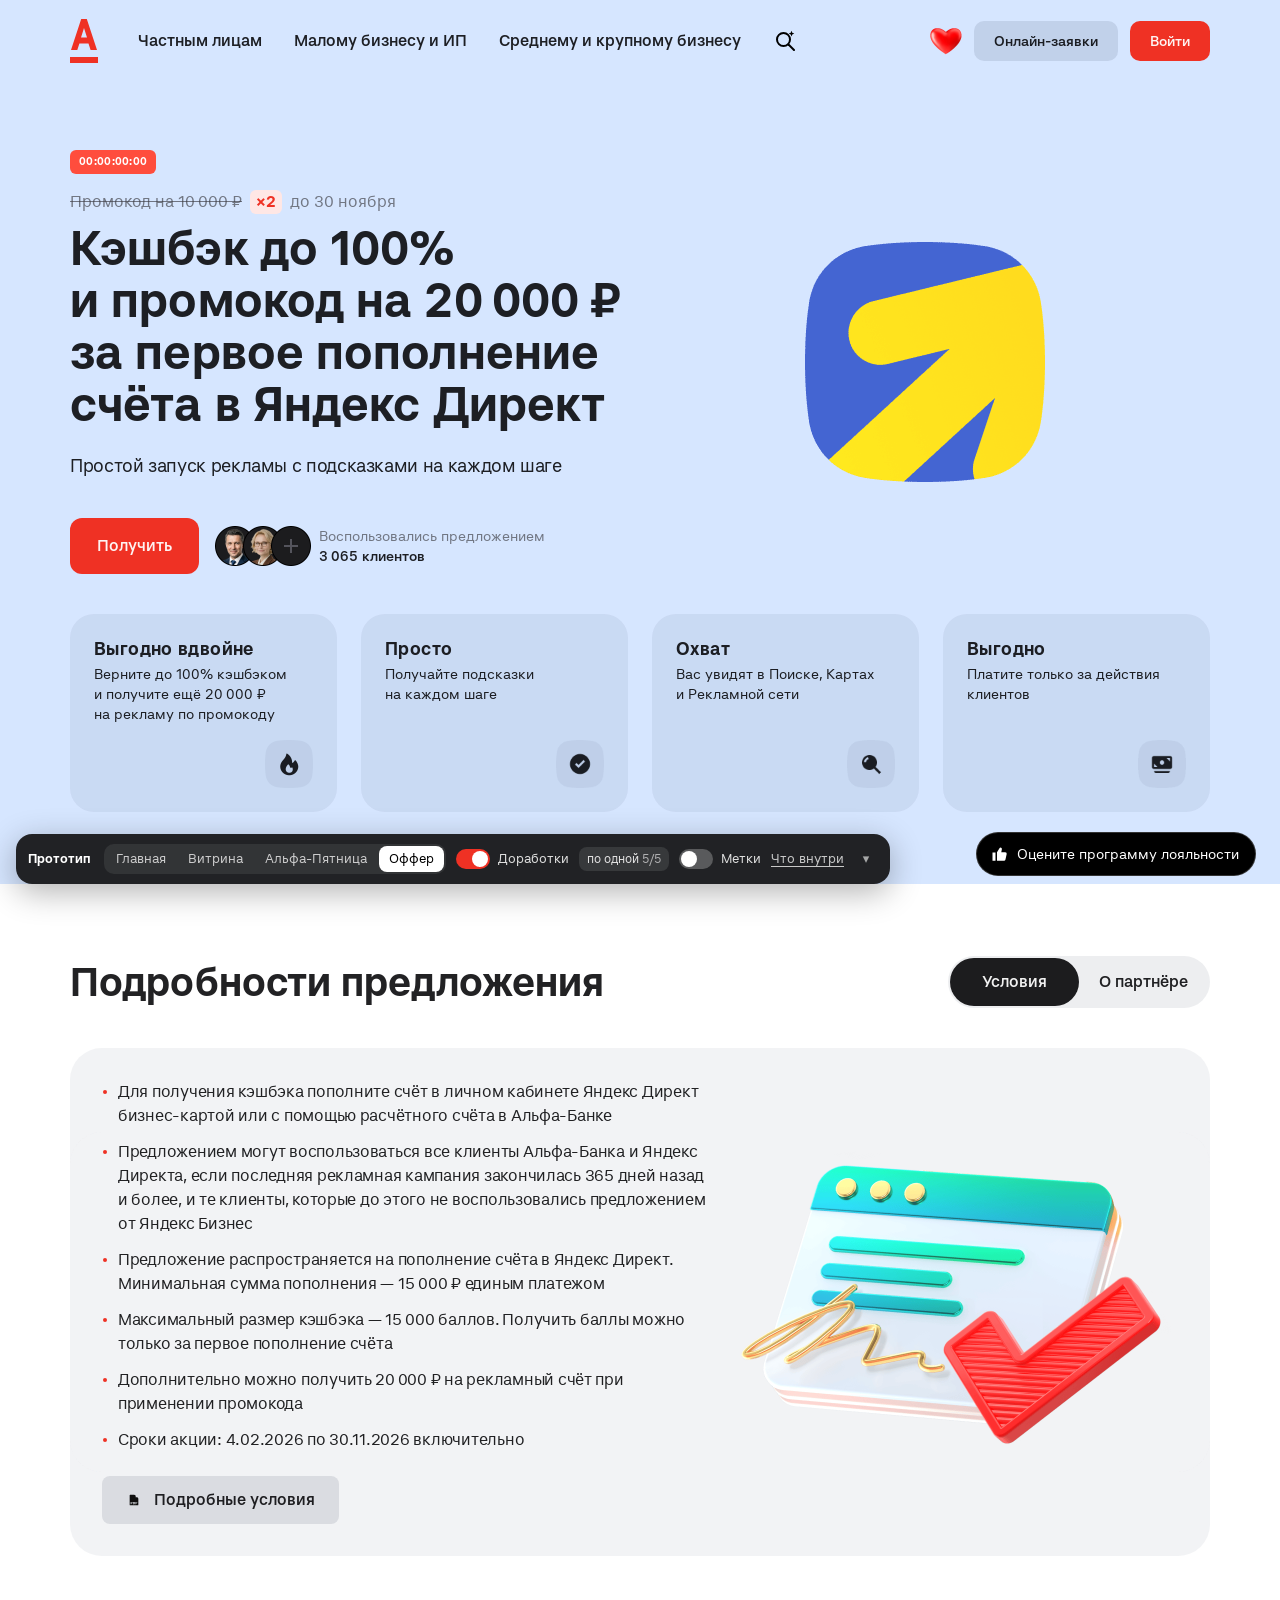
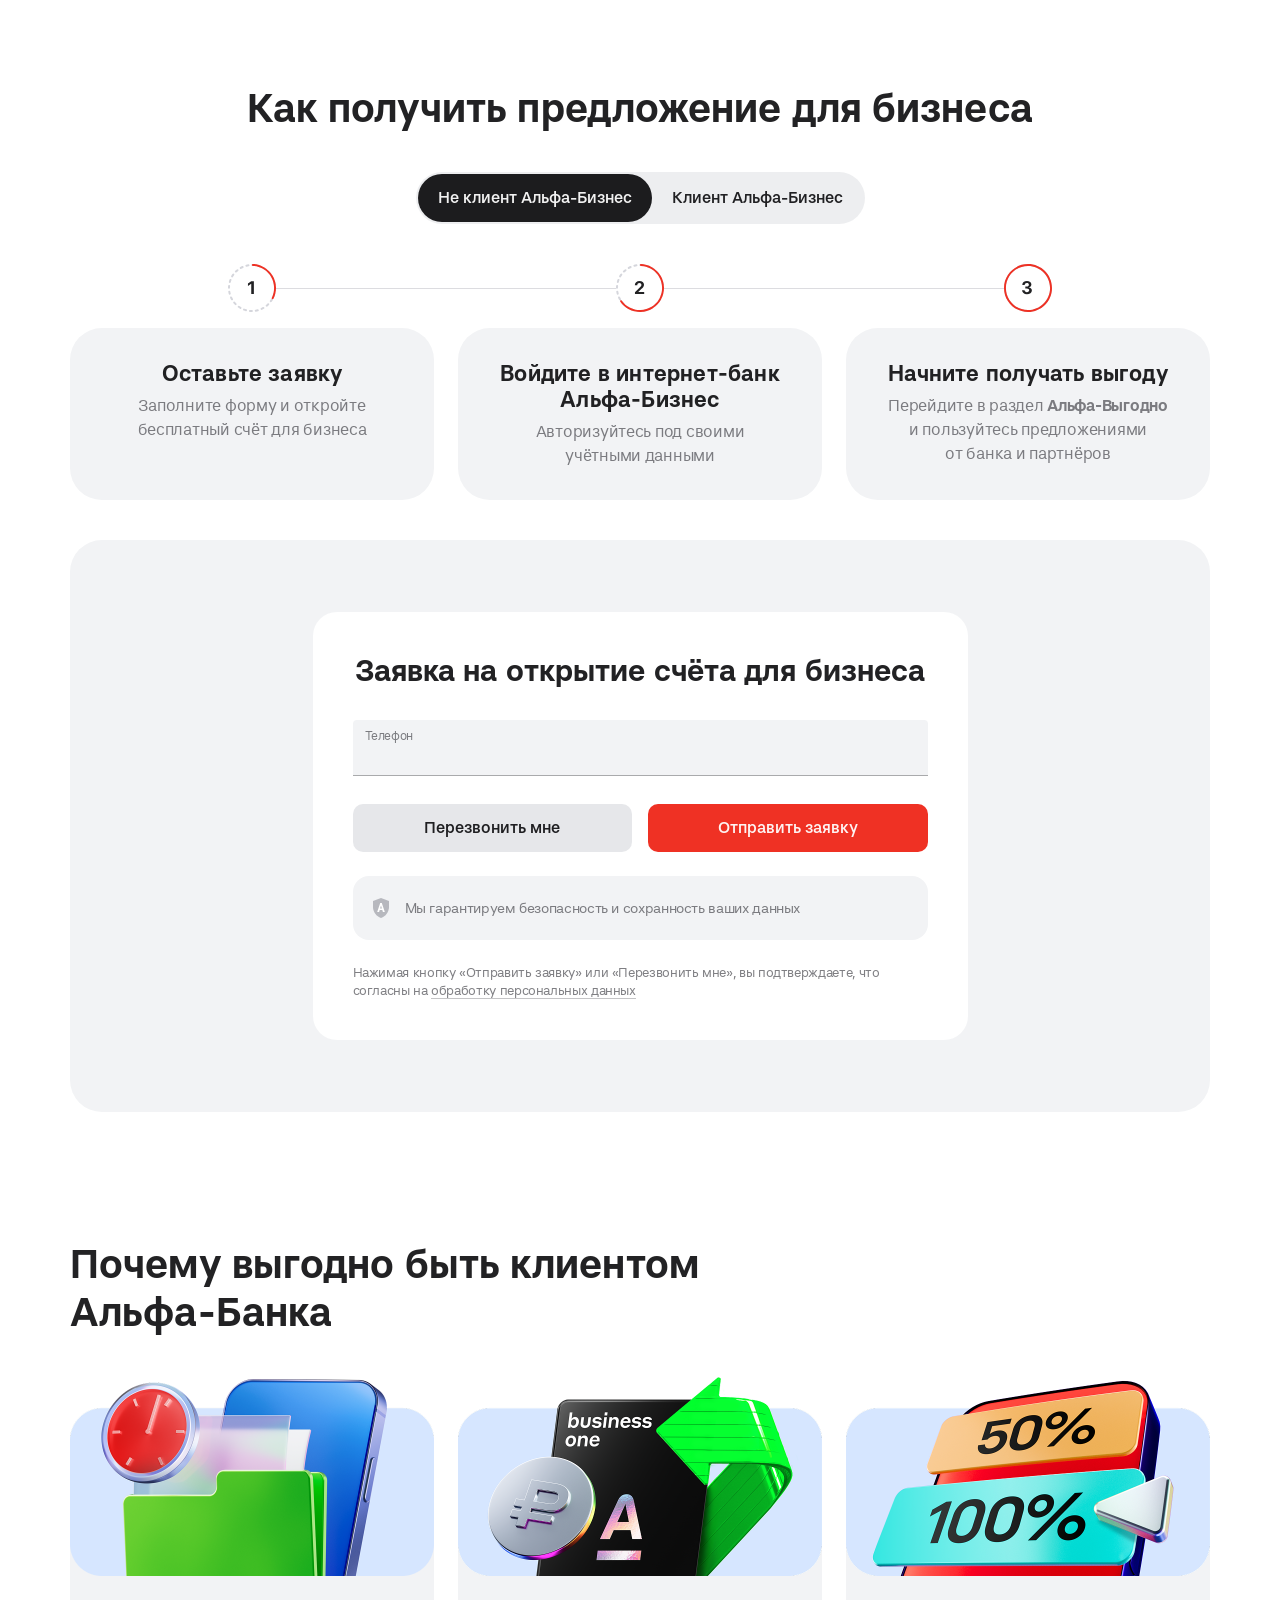
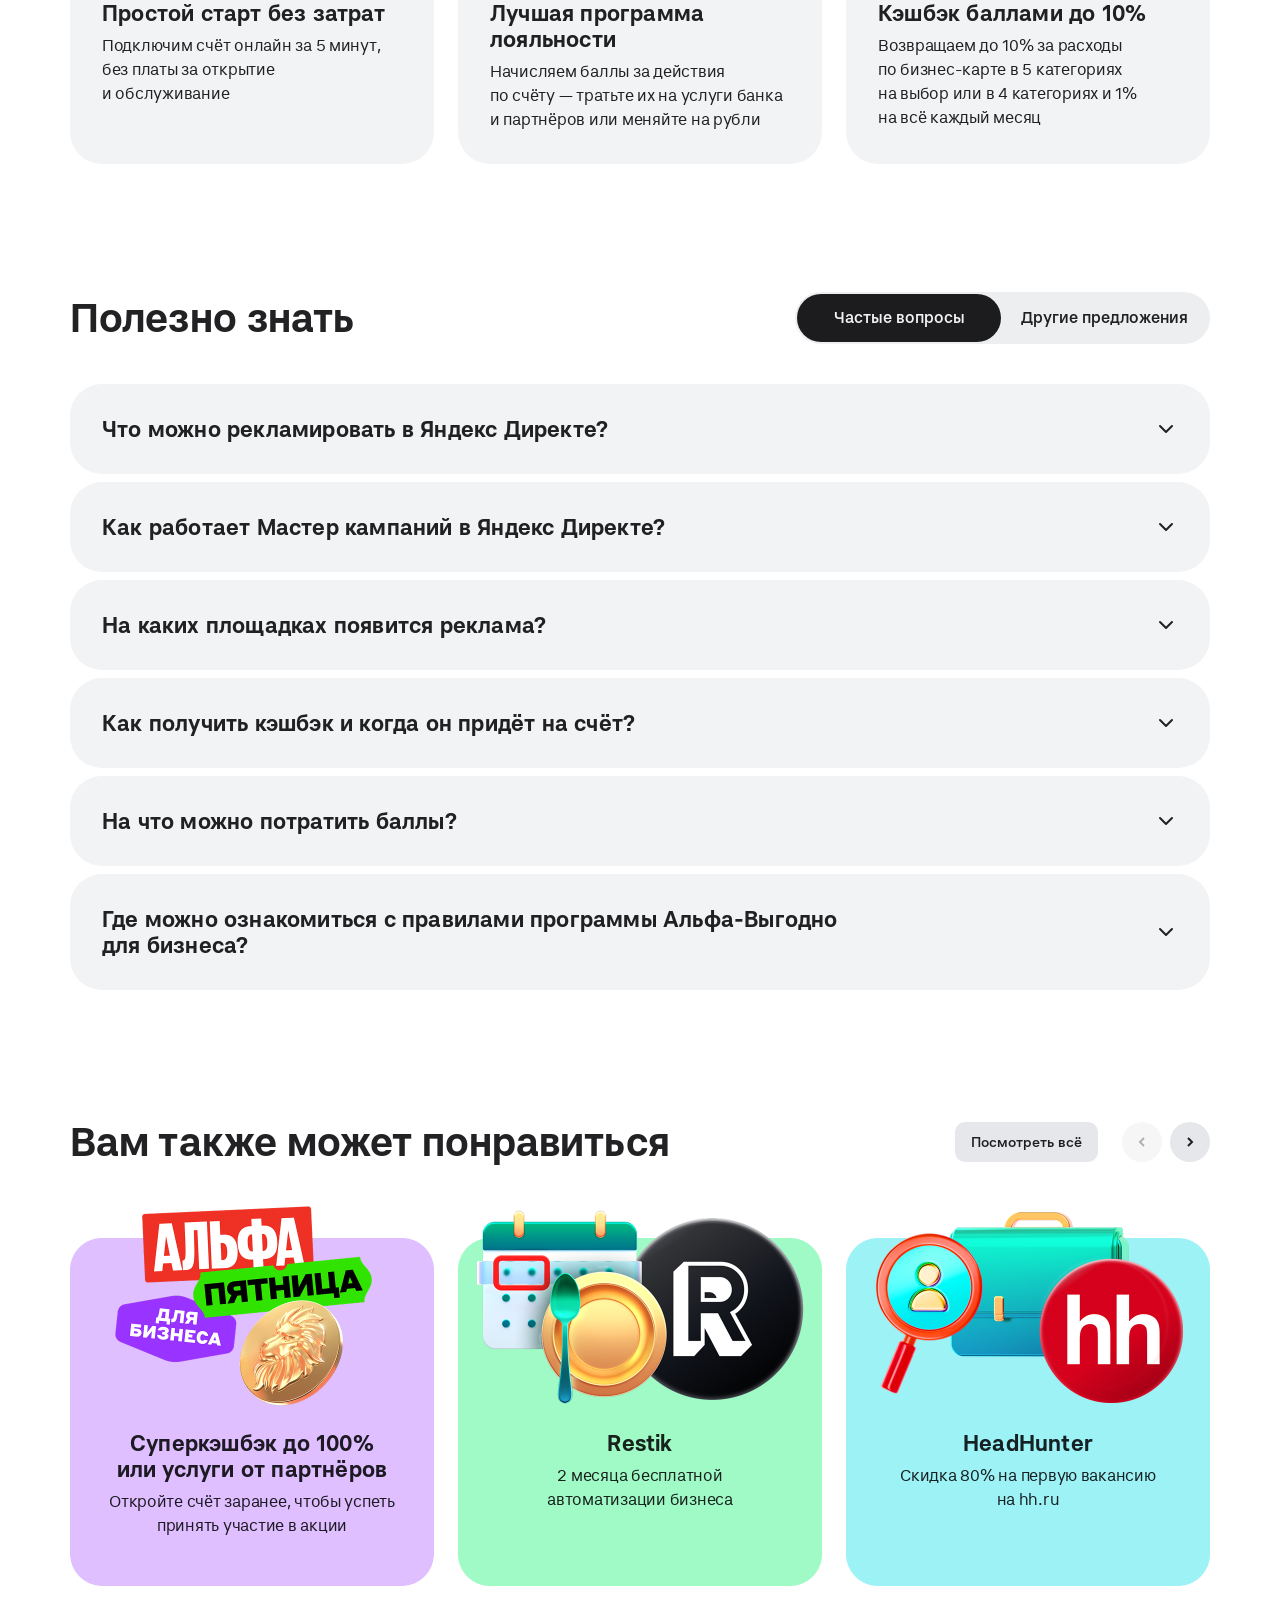
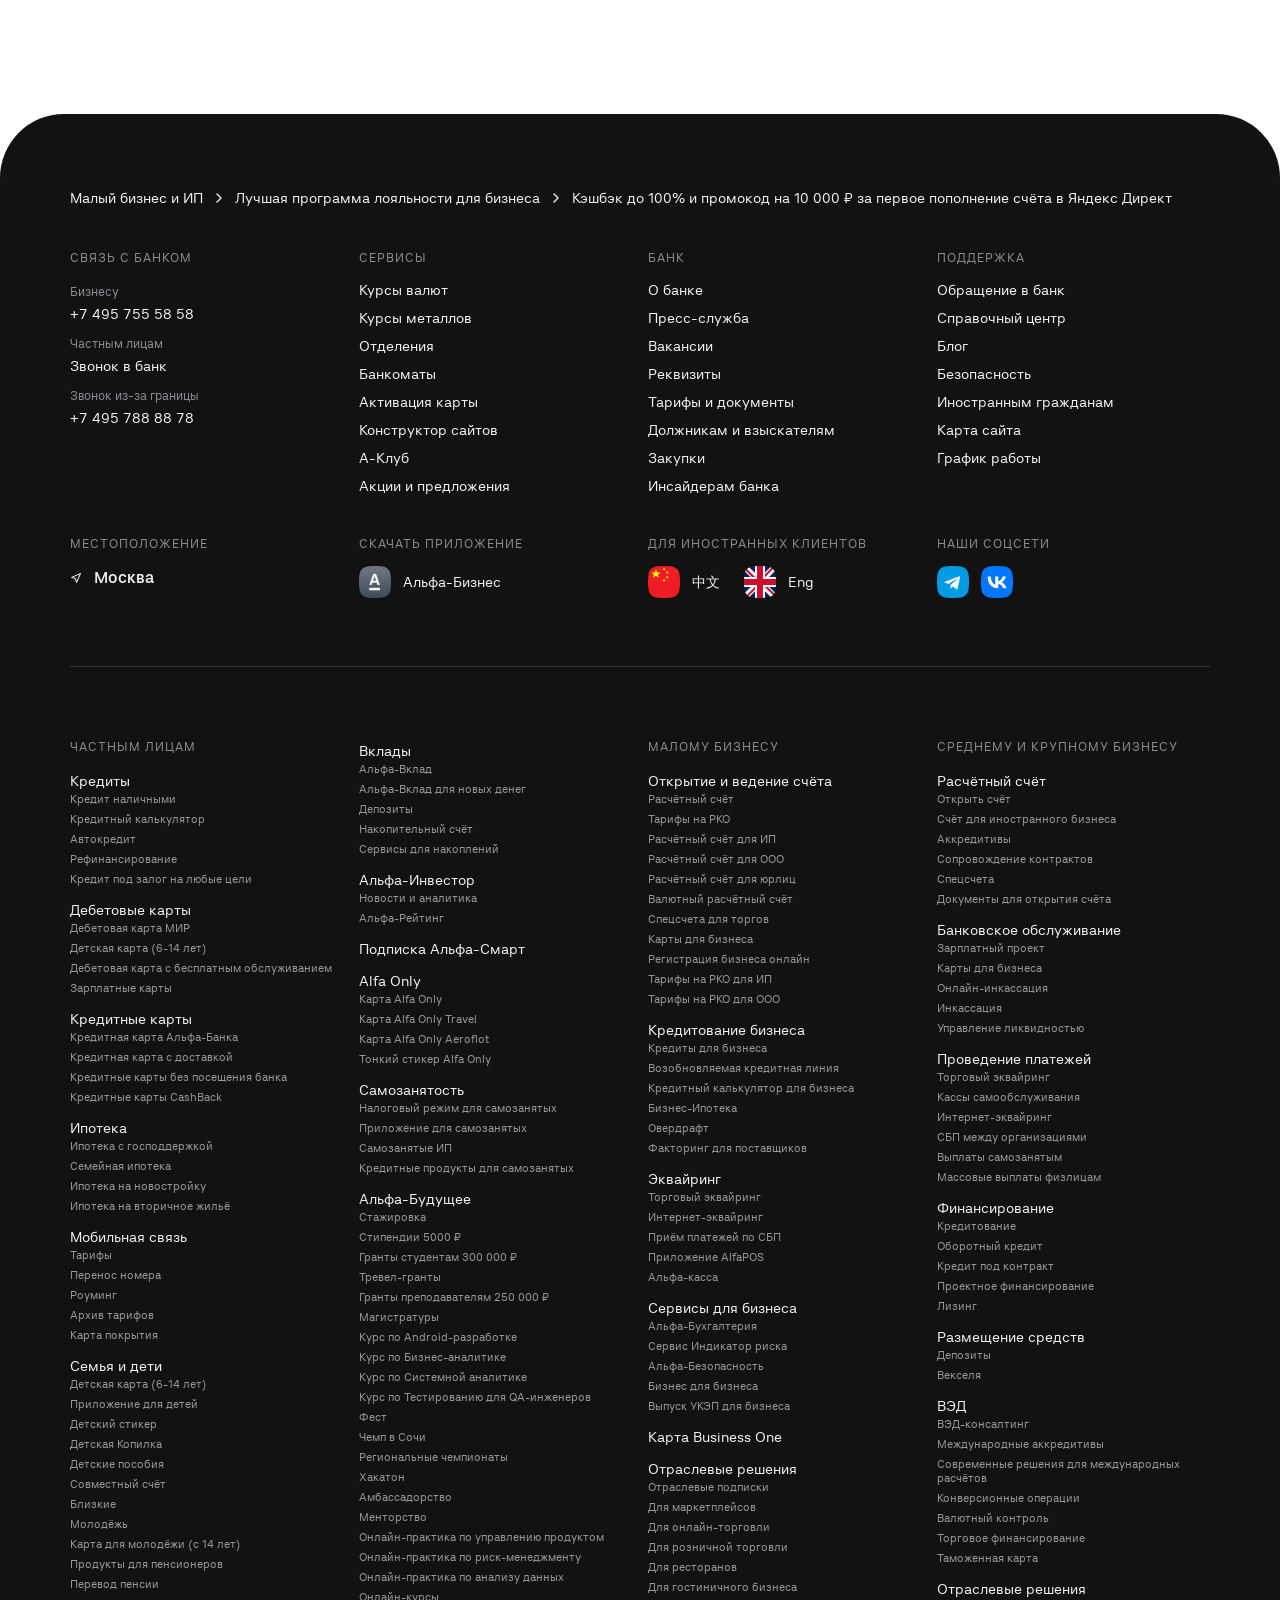
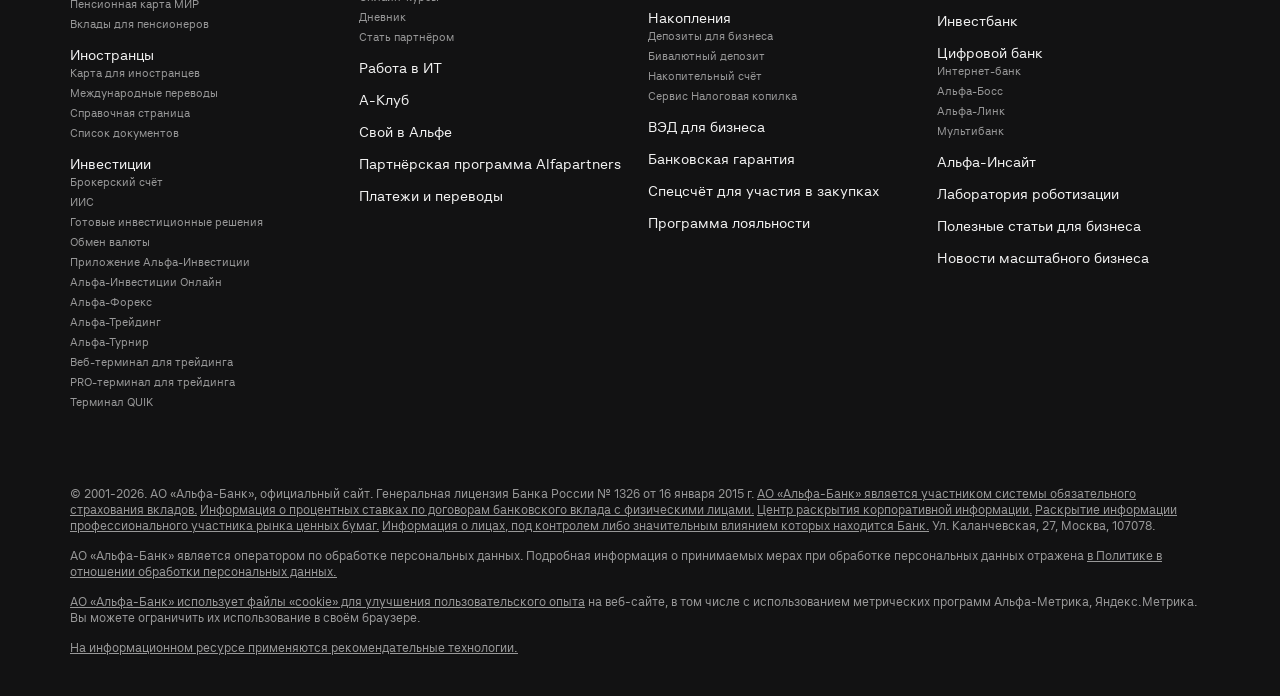
<file: оффер.html>
<!doctype html>
<html lang="ru">
<head>
<meta charset="utf-8">
<meta name="viewport" content="width=device-width, initial-scale=1">
<meta name="robots" content="noindex, nofollow">
<title>Предложение партнёра: прод и доработки</title>
<link rel="stylesheet" href="assets/общее.css">
<style>
  .top { background: var(--tint, #D6E6FF); }
  .hdr.light { background: transparent; color: var(--text); }
  .hdr.light .nav a { color: var(--text); } .hdr.light .nav a:hover { background: rgba(15, 25, 55, .06); }
  .hdr.light .search-btn svg { filter: invert(1); }
  .hdr.light .btn-glass { background: rgba(15, 25, 55, .1); color: var(--text); }
  .ohero { padding: 56px 0 136px; }
  .ohero .g { display: grid; grid-template-columns: 1fr 380px; gap: 40px; align-items: center; }
  .ohero .lead { margin-top: 24px; max-width: 520px; }
  .ohero .btn { margin-top: 40px; }
  .ohero .big { width: 236px; height: 236px; border-radius: 56px; justify-self: center; box-shadow: 0 20px 60px rgba(30, 60, 120, .18); background: #fff; }
  .tag-new { display: inline-flex; height: 24px; padding: 0 9px; align-items: center; border-radius: 6px; background: var(--new); color: #fff; font-size: 11px; font-weight: 700; letter-spacing: .3px; margin-bottom: 16px; }
  .cnt-o { margin-top: 20px; color: var(--text-2); font-size: 15px; }
  .cond { background: var(--grey); border-radius: 32px; padding: 32px; }
  .oc-list { list-style: none; margin: 0; padding: 0; display: grid; gap: 16px; } .oc-list li { position: relative; padding-left: 28px; font-size: 16px; line-height: 24px; } .oc-list li::before { content: ''; position: absolute; left: 6px; top: 9px; width: 6px; height: 6px; border-radius: 50%; background: var(--red); }
  .oc-more { display: inline-block; margin: 24px 0 0 28px; font-weight: 500; border-bottom: 1px solid currentColor; }
  .cond .btn { margin-top: 20px; white-space: normal; height: auto; min-height: 48px; padding: 12px 20px; text-align: center; }
  @media (max-width: 960px) { .ohero .g { grid-template-columns: 1fr; } .ohero .big { width: 160px; height: 160px; border-radius: 40px; } }
  .otags { display: flex; gap: 8px; margin-bottom: 16px; flex-wrap: wrap; }
  .otags .chip { display: inline-flex; align-items: center; height: 24px; padding: 0 9px; border-radius: 6px; font-size: 11px; font-weight: 700; letter-spacing: .3px; color: #fff; }
  .chip.top { background: var(--top); } .chip.hot { background: var(--hot); font-variant-numeric: tabular-nums; }
  .ohero .act2 { display: flex; align-items: center; gap: 16px; margin-top: 40px; flex-wrap: wrap; } .ohero .act2 .btn { margin-top: 0; }
  .pcount.light span { color: var(--text-2); } .pcount.light b { color: var(--text); }
  .oboost { display: flex; gap: 8px; align-items: center; margin-bottom: 8px; font-size: 16px; color: var(--text-2); } .oboost .x2 { background: #FFE7E5; color: var(--red); font-weight: 700; border-radius: 6px; padding: 0 6px; }

  /* страница Яндекс Директа как на проде (5 скринов Максима 22.11) */
  .hdr.light .wrap { height: 82px; } .hdr.light .nav a { font-weight: 500; }
  .ohero { padding: 68px 0 72px; } .ohero .g { grid-template-columns: 570px 1fr; gap: 0; }
  .ohero .big { box-shadow: none; background: none; border-radius: 0; } /* на цветном хиро у логотипа не торчат белые углы */ .ohero .big.plain { border-radius: 0; background: none; width: 240px; height: 240px; }
  .otags[hidden] { display: none; }
  .otiles { display: grid; grid-template-columns: repeat(4, minmax(0, 1fr)); gap: 24px; margin-top: 40px; } .otiles[hidden] { display: none; }
  .otile { position: relative; box-sizing: border-box; height: 198px; border-radius: 24px; padding: 24px; background: rgba(15, 25, 55, .06); }
  .otile b { display: block; font-size: 18px; line-height: 22px; letter-spacing: .38px; } .otile p { margin-top: 4px; font-size: 14px; line-height: 20px; }
  .otile img { position: absolute; right: 24px; bottom: 24px; width: 48px; height: 48px; mix-blend-mode: multiply; }
  .sec-light.flat { border-radius: 0; }
  .tabs[data-tabs="o"] button { min-width: 129px; } .tabs[data-tabs="faq"] button { min-width: 204px; }
  .cond.main { position: relative; box-sizing: border-box; min-height: 340px; background: var(--grey) url(assets/img/yd/cond.png) no-repeat center / 100% auto; }
  .cond.main .oc-list { max-width: 611px; gap: 12px; } .cond.main .oc-list li { padding-left: 16px; } .cond.main .oc-list li::before { left: 1px; top: 10px; width: 4px; height: 4px; }
  .cond.main .oc-more { display: inline-flex; align-items: center; gap: 12px; box-sizing: border-box; height: 48px; margin: 24px 0 0; padding: 0 24px; border: 0; border-radius: 8px; background: var(--grey-2); font-size: 16px; }
  .cond.main .oc-more img { width: 16px; height: 16px; }
  .cond.about { box-sizing: border-box; min-height: 340px; display: grid; grid-template-columns: minmax(0, 1fr) 500px; gap: 24px; align-items: center; } .cond.about img { width: 100%; } .cond.about img[hidden] { display: none; }
  .cond.about a { border-bottom: 1px solid currentColor; }
  .sec-light .block { margin-top: 128px; } .how .form-outer { margin-top: 40px; }
  .why3 { margin-top: 0; }
  .why3 .card { padding-bottom: 32px; background: linear-gradient(to bottom, transparent 120px, var(--grey) 120px); min-height: 388px; box-sizing: border-box; }
  .why3 .card > img { display: block; width: 100%; } .why3 .card .h4 { margin: 24px 32px 0; } .why3 .card p { margin: 8px 32px 0; }
  .more-act { display: flex; align-items: center; gap: 8px; } .more-act .btn { margin-right: 16px; }
  .more-act .ar { width: 40px; height: 40px; border-radius: 50%; background: var(--grey-2); display: flex; align-items: center; justify-content: center; } .more-act .ar:disabled { opacity: .35; cursor: default; }
  .more .sec-head { margin-bottom: 40px; }
  .more-row { display: grid; grid-auto-flow: column; grid-auto-columns: calc((100% - 48px) / 3); gap: 24px; overflow-x: auto; scroll-snap-type: x mandatory; scrollbar-width: none; } .more-row::-webkit-scrollbar { display: none; }
  .mcard { position: relative; box-sizing: border-box; height: 380px; padding: 224px 24px 24px; background: no-repeat center top / 100% auto; text-align: center; color: var(--text); scroll-snap-align: start; }
  .mcard b { display: block; font-size: 22px; line-height: 26px; letter-spacing: .2px; } .mcard p { margin-top: 8px; font-size: 16px; line-height: 24px; }
  .sec-light.flat > .pad { padding-bottom: 128px; }
  .cond.main .oc-list li, .why3 .card p, .how .step .card p, .mcard p { letter-spacing: -.26px; }
  @media (min-width: 1181px) { .hdr.light .logo { margin-right: 16px; } .hdr.light .nav a { padding-left: 16px; padding-right: 16px; } .hdr.light .hdr-r .btn { padding-left: 20px; padding-right: 20px; } }
  #faq .acc-q .q { max-width: 800px; } .why3 .card p { margin-right: 16px; } /* переносы как на скринах прода */
  @media (max-width: 1180px) { .ohero .g { grid-template-columns: minmax(0, 1fr) 300px; gap: 24px; } .otiles { grid-template-columns: repeat(2, minmax(0, 1fr)); } }
  @media (max-width: 960px) { .ohero .g { grid-template-columns: minmax(0, 1fr); } .ohero .big, .ohero .big.plain { width: 160px; height: 160px; grid-row: 1; } .cond.main { background-image: none; } .cond.about { grid-template-columns: minmax(0, 1fr); }
    .more-row { grid-auto-columns: calc((100% - 24px) / 2); } .mcard { height: auto; min-height: 380px; padding-top: 60%; } }
  @media (max-width: 600px) { .ohero { padding: 32px 0 48px; } .otiles { grid-template-columns: minmax(0, 1fr); gap: 12px; } .otile { height: auto; min-height: 112px; padding-right: 88px; } .sec-light .block { margin-top: 72px; }
    .ohero h1 { font-size: 32px; line-height: 36px; } .tabs[data-tabs="o"] button, .tabs[data-tabs="faq"] button { min-width: 0; padding: 0 14px; font-size: 14px; }
    .more-row { grid-auto-columns: 86%; gap: 12px; } .more-act .ar { display: none; } }
  @media (min-width: 961px) { .hdr.light .wrap { height: 82px; } } /* на скринах прода 22.11 шапка оффера ниже, чем на остальных */
  @media (max-width: 768px) { .sec-light.flat > .pad { padding-bottom: 64px; } .sec-light .block { margin-top: 64px; } }
</style>
</head>
<body>
<div class="top">
  <div id="hdr"></div>
  <section class="ohero"><div class="wrap"><div class="g">
    <div>
      <div class="otags"><span class="chip hot" id="tagHot" hidden></span><span class="tag-new dr" data-f="new" id="tagNew" data-dr="Тег «Новое» · BRD тега, рендер 11.11" hidden>НОВОЕ</span><span class="chip top" data-f="top" id="tagTop" data-dr="Метка «Топ-10» · BRD рейтинга" hidden>ТОП-10</span></div>
      <div class="oboost" id="oBoost" data-f="hot2" hidden></div>
      <h1 class="h1" id="oH1"></h1>
      <p class="lead" id="oLead"></p>
      <div class="act2"><button class="btn btn-red" id="oGet">Получить</button>
        <div class="pcount light" data-f="counter" id="oCnt" data-dr="Счётчик участников · BRD v33, сц. 4" hidden><img src="assets/img/avatars.png" alt=""><div><span>Воспользовались предложением</span><b id="oCntN"></b></div></div></div>
    </div>
    <img class="big" id="oLogo" alt="">
  </div><div class="otiles" id="oTiles" hidden></div></div></section>
</div>

<div class="sec-light flat">
  <div class="wrap pad">
    <div class="sec-head"><h2 class="h2">Подробности предложения</h2><div class="tabs" data-tabs="o"><button data-tab="c" class="on">Условия</button><button data-tab="p">О партнёре</button></div></div>
    <div data-pane="o:c"><div class="cond main"><ul class="oc-list" id="oCond"></ul><a class="oc-more" id="oProd" target="_blank" rel="noopener"><img src="assets/img/yd/pdf.svg" alt="">Подробные условия</a></div></div>
    <div data-pane="o:p" hidden><div class="cond about"><div><div class="h4" id="oName"></div><p style="margin-top:8px" id="oDesc"></p></div><img id="oAbout" src="assets/img/yd/about.png" alt="" hidden></div></div>

    <div class="block how" id="offer">
      <h2 class="h2">Как получить предложение для бизнеса</h2>
      <div class="tabs" data-tabs="how"><button data-tab="no" class="on">Не клиент Альфа‑Бизнес</button><button data-tab="yes">Клиент Альфа-Бизнес</button></div>
      <div data-pane="how:no">
        <div class="steps"><div class="line"></div>
          <div class="step"><div class="num"><img src="assets/img/step-1.svg" alt="1"></div><div class="card"><div class="h4">Оставьте заявку</div><p>Заполните форму и откройте <br class="d">бесплатный счёт для бизнеса</p></div></div>
          <div class="step"><div class="num"><img src="assets/img/step-2.svg" alt="2"></div><div class="card"><div class="h4">Войдите в интернет-банк <br class="d">Альфа‑Бизнес</div><p>Авторизуйтесь под своими <br class="d">учётными данными</p></div></div>
          <div class="step"><div class="num"><img src="assets/img/step-3.svg" alt="3"></div><div class="card"><div class="h4">Начните получать выгоду</div><p>Перейдите в раздел <b>Альфа‑Выгодно</b> <br class="d">и пользуйтесь предложениями <br class="d">от банка и партнёров</p></div></div>
        </div>
        <div class="form-outer" id="form" data-form="Отправить заявку"></div>
      </div>
      <div data-pane="how:yes" hidden>
        <div class="steps"><div class="line"></div>
          <div class="step"><div class="num"><img src="assets/img/step-1.svg" alt="1"></div><div class="card"><div class="h4">Войдите в интернет-банк Альфа‑Бизнес</div><p>Авторизуйтесь под своими учётными данными</p></div></div>
          <div class="step"><div class="num"><img src="assets/img/step-2.svg" alt="2"></div><div class="card"><div class="h4">Откройте Альфа-Выгодно</div><p>Найдите предложение партнёра в разделе</p></div></div>
          <div class="step"><div class="num"><img src="assets/img/step-3.svg" alt="3"></div><div class="card"><div class="h4">Получите выгоду</div><p>Следуйте инструкции в карточке предложения</p></div></div>
        </div>
        <a class="btn btn-m btn-red after" href="https://link.alfabank.ru/partner-offers?utm_medium=site_main" target="_blank" rel="noopener">Получить</a>
      </div>
    </div>

    <div class="block">
      <h2 class="h2" style="margin-bottom:40px">Почему выгодно быть клиентом <br class="d">Альфа‑Банка</h2>
      <div class="grid3 why3">
        <div class="card"><img src="assets/img/why-1.png" alt=""><div class="h4">Простой старт без затрат</div><p>Подключим счёт онлайн за 5 минут, <br class="d">без платы за открытие <br class="d">и обслуживание</p></div>
        <div class="card"><img src="assets/img/why-2.png" alt=""><div class="h4">Лучшая программа лояльности</div><p>Начисляем баллы за действия <br class="d">по счёту — тратьте их на услуги банка <br class="d">и партнёров или меняйте на рубли</p></div>
        <div class="card"><img src="assets/img/why-3.png" alt=""><div class="h4">Кэшбэк баллами до 10%</div><p>Возвращаем до 10% за расходы <br class="d">по бизнес-карте в 5 категориях <br class="d">на выбор или в 4 категориях и 1% <br class="d">на всё каждый месяц</p></div>
      </div>
    </div>

    <div class="block">
      <div class="sec-head"><h2 class="h2">Полезно знать</h2><div class="tabs" data-tabs="faq"><button data-tab="q" class="on">Частые вопросы</button><button data-tab="o">Другие предложения</button></div></div>
      <div data-pane="faq:q" class="acc" id="faq">
        <div class="acc-item" data-yd><button class="acc-q"><span class="q">Что можно рекламировать в Яндекс Директе?</span></button><div class="acc-a"><p>Что захотите: сайт, магазин на маркетплейсе, сообщество ВКонтакте, телеграм-канал или мобильное приложение. А если сайта нет, просто расскажите о вашем бизнесе — Директ создаст рекламное предложение.</p></div></div>
        <div class="acc-item" data-yd><button class="acc-q"><span class="q">Как работает Мастер кампаний в Яндекс Директе?</span></button><div class="acc-a"><p>Мастер кампаний помогает запустить рекламу на каждом шаге: предлагает варианты заголовков, текстов объявлений и изображений. А ещё — подсказывает аудиторию. Когда реклама запустится, Мастер кампаний сам проанализирует её и направит на те площадки, где есть ваши потенциальные клиенты.</p></div></div>
        <div class="acc-item" data-yd><button class="acc-q"><span class="q">На каких площадках появится реклама?</span></button><div class="acc-a"><p>Реклама вашего бизнеса появится на площадках Яндекса: в Поиске и на 55 000+ сайтов партнёров рекламной сети.</p></div></div>
        <div class="acc-item" data-yd><button class="acc-q"><span class="q">Как получить кэшбэк и когда он придёт на счёт?</span></button><div class="acc-a"><p>Кэшбэк начисляется баллами на счёт программы лояльности Альфа‑Выгодно для бизнеса.</p><p>Выплатим его в течение 2 месяцев после календарного месяца, в котором вы совершали оплату. Например, если оплачивали в сентябре, то кэшбэк на бонусный счёт придёт до конца ноября.</p></div></div>
        <div class="acc-item"><button class="acc-q"><span class="q">На что можно потратить баллы?</span></button><div class="acc-a"><ul><li>Конвертировать в рубли: 1 балл = 1 ₽</li><li>Оплатить банковские продукты. Например, пакеты услуг Быстрое развитие и Активные расчёты</li><li>Обменять на подарочные сертификаты, скидки и бонусы от наших партнёров</li></ul></div></div>
        <div class="acc-item"><button class="acc-q"><span class="q">Где можно ознакомиться с правилами программы Альфа‑Выгодно <br class="d">для бизнеса?</span></button><div class="acc-a"><p>Ознакомьтесь с подробными правилами <a href="https://alfabank.servicecdn.ru/site-upload/35/e6/2245/Pravila_PL-2.pdf" target="_blank" rel="noopener">по ссылке</a>.</p></div></div>
      </div>
      <div data-pane="faq:o" hidden class="acc"><div class="acc-item"><button class="acc-q"><span class="q">Все предложения партнёров Альфа‑Банка</span></button><div class="acc-a" id="seo"></div></div></div>
    </div>

    <div class="block more">
      <div class="sec-head"><h2 class="h2">Вам также может понравиться</h2><div class="more-act"><a class="btn btn-s btn-grey" href="витрина.html#catalog">Посмотреть всё</a><button class="ar" id="mL" aria-label="Назад"><svg width="16" height="16" viewBox="0 0 24 24" fill="none" stroke="currentColor" stroke-width="3"><path d="m15 6-6 6 6 6"/></svg></button><button class="ar" id="mR" aria-label="Вперёд"><svg width="16" height="16" viewBox="0 0 24 24" fill="none" stroke="currentColor" stroke-width="3"><path d="m9 6 6 6-6 6"/></svg></button></div></div>
      <div class="more-row" id="moreRow">
        <a class="mcard" href="альфа-пятница.html" style="background-image:url(assets/img/yd/more-friday.png)"><b>Суперкэшбэк до 100% <br class="d">или услуги от партнёров</b><p>Откройте счёт заранее, чтобы успеть <br class="d">принять участие в акции</p></a>
        <a class="mcard" href="оффер.html?slug=restik" style="background-image:url(assets/img/yd/more-restik.png)"><b>Restik</b><p>2 месяца бесплатной <br class="d">автоматизации бизнеса</p></a>
        <a class="mcard" href="оффер.html?slug=hhru" style="background-image:url(assets/img/yd/more-hh.png)"><b>HeadHunter</b><p>Скидка 80% на первую вакансию <br class="d">на hh.ru</p></a>
        <a class="mcard" href="оффер.html?slug=kontur_nds" style="background-image:url(assets/img/yd/more-kontur.png)"><b>Контур.НДС+</b><p>Демодоступ на 3 дня <br class="d">на тариф для УСН</p></a>
        <a class="mcard" href="оффер.html?slug=megafontarget" style="background-image:url(assets/img/yd/more-megafon.png)"><b>МегаФон Таргет</b><p>Бесплатно 3000 рекламных смс <br class="d">от МегаФон Таргет</p></a>
      </div>
    </div>
  </div>
</div>

<div id="ftr"></div>

<script>
window.PAGE = {
  id: 'оффер', title: 'Страница предложения', url: 'alfabank.ru/sme/loyalty/offers/<партнёр>/', snap: 'скрины 22.11 (FAQ и «О партнёре» из снимка 18.11)',
  dr: [
    { key: 'new', name: 'Тег «Новое» на странице предложения', sel: '#tagNew',
      what: 'Синяя метка над заголовком у предложений, опубликованных меньше 30 дней назад. Видна на новых офферах (например, СДЭК для бизнеса).',
      src: 'BRD «Тег „Новое“»: Confluence v48 (выгрузка 20.11) и локальная редакция 18.11 (BRD-тег-новое.md) и рендер макеты/тег-новое-2026-11/страница-оффера-desktop.png.',
      cond: '«новые» назначены условно (4 оффера с наибольшим id), 30 дней в BRD предложены, не утверждены.' },
    { key: 'top', name: 'Метка «Топ-10» на странице предложения', sel: '#tagTop',
      what: 'Розовая метка над заголовком, если предложение в десятке самых активируемых за месяц. Видна, например, у Яндекс Директа, открытого с витрины. Слот один: Горящий, потом Новое, потом Топ-10.',
      src: 'BRD «Рейтинг партнёрских офферов», Confluence v38 (выгрузка 20.11), сц. 4: тег «Топ 10» на странице партнёрского предложения. Мастер-план 2027: рейтинг, Q1.',
      cond: 'десятка условная, как на витрине.' },
    { key: 'counter', name: 'Счётчик участников на странице предложения', sel: '#oCnt',
      what: 'Рядом с кнопкой «Получить»: аватарки и «Воспользовались предложением: N клиентов», если их 20 и больше (в v33 активации; «уникальные клиенты» в правках 18.11, не утверждены).',
      src: 'BRD «Счётчик участников», Confluence v33, сценарий 4 (оффер); на лендинге по Максиму 20.11. Вид как у счётчика из макета «Счётчик участников [26.10.2026]», отдельного макета лендинга нет. Мастер-план 2027: Q1.',
      cond: 'числа придуманы, те же, что на карточке витрины. Цвет хиро тот же, что у карточки витрины: с прода снят только у Яндекс Директа, у остальных условный, по логотипу. С выключенным счётчиком хиро у всех партнёров голубое, как у Директа, это тоже условно.' },
    { key: 'hot2', name: 'Горящие 2.0: временно лучшие условия', sel: '#oBoost',
      what: 'У предложения с временно улучшенными условиями над заголовком «было» зачёркнуто, «×2» и дата окончания, в заголовке «стало», плюс таймер «Горящий».',
      src: 'Мастер-план 2027, строка «Горящие 2.0: временно лучшие условия» (гипотеза): «было → стало», таймер, дата окончания. Q3 разработка.',
      cond: 'гипотеза без BRD и макета. Те же два предложения, что на витрине, и Яндекс Директ без параметров (Директ вместо Айтикома: Максим 22.11; горящий с лучшими условиями: Максим 20.11); промокод 10 000 → 20 000 ₽ придуман для показа, ждёт реакции Максима. Крошки остаются с 10 000 ₽, как на проде. С выключенной доработкой заголовок и условия как на проде.' },
    // ===== гипотезы и доработки мастер-плана, строки 18–28 (20.11) =====
    { key: 'voc', name: 'Опросник: кнопка VOC', sel: '.fb.voc .vpill',
      what: 'Внизу справа небольшая чёрная кнопка «Оцените программу лояльности», на телефоне круглая без подписи (Максим 22.11: не должна забирать на себя внимание). После первого действия на странице карточка раскрывается сама: вопрос, 5 звёзд и поле «Что конкретно вызвало у вас трудности?». Вид и вопрос поля по просьбе Максима 20.11: значок сбоку был плохо виден.',
      src: 'Мастер-план 2027, раздел «Прочие гипотезы и доработки» (скрин Максима 20.11, _скрины-максима/2026-11-20-мастер-план-строки-13-30.png), строка 26 (доработка): «Опросник. Кнопка VOC на всех страницах и в мобильной версии», кнопка обратной связи после действия. Вид как у виджета оценки на проде Пятницы (FeedbackForm, снимок 18.11).',
      cond: 'вопрос и момент показа придуманы.' },
  ],
  vocQ: 'Понятно, как получить предложение?', vocAfter: '#oGet, [data-tab]',
  notes: [
    'Содержимое вкладки «Клиент Альфа-Бизнес» в «Как получить предложение» придумано: на проде она подгружается отдельно, в снимке 18.11 и на скринах 22.11 его нет.',
    'Мастер-план, строка 18 «Значок Лояльности для сайтов партнёров»: доработка для сайтов партнёров, не для этой страницы, убрана (Максим 20.11). Шапка раздела на странице оффера тоже не показана.',
    'Без параметров открыт Яндекс Директ (Максим 22.11) как предложение с временно лучшими условиями: метка «Горящий» с таймером и ×2 к промокоду, это демо. По ссылке с витрины тот же Директ обычный, с меткой «ТОП-10». Тег «Новое» виден на новых предложениях, например СДЭК.',
    'Метка «Горящий» с таймером на лендинге как на проде (BRD горящих v88; 20.11 горящий один, MarketGuru, проверено вживую, снимка нет).', 'Страница Яндекс Директа собрана по пяти скринам прода от Максима 22.11, ответы на вопросы и «О партнёре» из снимка 18.11. Первая карточка «Вам также может понравиться» со скрина 22.11, четвёртая и пятая из снимка 18.11, на скринах их не видно. У остальных предложений это шаблон: заголовок, описание, логотип и строка условий из каталога витрины; плитки и вопросы про партнёра не перенесены.'],
};
</script>
<script src="assets/данные.js"></script>
<script src="assets/цвета-партнёров.js"></script>
<script src="assets/футер.js"></script>
<script src="assets/общее.js"></script>
<script>
(function () {
  const p = new URLSearchParams(location.search); const O = window.DATA.offers;
  const BOOST = {}; O.filter(x => !x.hot && !x.top && !x.new && /^(до )?\d{1,2}%$/.test(x.value.trim()) && parseInt(x.value.replace(/\D/g, ''), 10) <= 25).slice(0, 2).forEach((x, i) => { const n = parseInt(x.value.replace(/\D/g, ''), 10); BOOST[x.id] = { was: x.value.trim(), now: x.value.trim().replace(String(n), String(n * 2)), end: ['2026-11-27T23:59:59+03:00', '2026-11-30T23:59:59+03:00'][i], till: ['до 27 ноября', 'до 30 ноября'][i] }; });
  // без параметров открыт Яндекс Директ (Максим 22.11) как горящий с временно лучшими условиями (Максим 20.11); по ссылкам витрины он обычный, с «ТОП-10»
  const picked = O.find(x => String(x.id) === p.get('id')) || O.find(x => x.slug === p.get('slug'));
  const o = picked || O.find(x => x.slug === 'yandex-direct') || O[0], YD = o.slug === 'yandex-direct';
  if (YD && !picked) BOOST[o.id] = { promo: ['10\u202f000', '20\u202f000'], end: '2026-11-30T23:59:59+03:00', till: 'до 30 ноября' };
  document.title = `${o.name}: предложение для бизнеса`;
  document.getElementById('oH1').textContent = `${o.label} ${o.value}`.replace(/\s+/g, ' ');
  document.getElementById('oLead').textContent = `${o.name}. ${o.desc}`;
  document.getElementById('oLogo').src = o.logo; document.getElementById('oLogo').alt = o.name;
  document.getElementById('oProd').href = YD ? 'https://alfabank.servicecdn.ru/site-presets/fe/43/391/bally_YD_YB_v2.pdf' : o.url;
  const PR = '10\u202f000', BR = ' <br class="d">';
  const YD_H1 = `Кэшбэк до\u00a0100%${BR}и\u00a0промокод на\u00a0<span data-promo>${PR}</span>\u00a0₽${BR}за\u00a0первое пополнение${BR}счёта в\u00a0Яндекс\u00a0Директ`;
  if (YD) {
    document.getElementById('oLead').textContent = 'Простой запуск рекламы с\u00a0подсказками на\u00a0каждом шаге';
    const lg = document.getElementById('oLogo'); lg.src = 'assets/img/yd/logo.png'; lg.classList.add('plain');
    const T = [['Выгодно вдвойне', `Верните до\u00a0100% кэшбэком${BR}и\u00a0получите ещё <span data-promo>${PR}</span>\u00a0₽${BR}на\u00a0рекламу по\u00a0промокоду`], ['Просто', `Получайте подсказки${BR}на\u00a0каждом шаге`], ['Охват', `Вас увидят в\u00a0Поиске, Картах${BR}и\u00a0Рекламной сети`], ['Выгодно', `Платите только за\u00a0действия${BR}клиентов`]];
    const el = document.getElementById('oTiles'); el.hidden = false;
    el.innerHTML = T.map((x, i) => `<div class="otile"><b>${x[0]}</b><p>${x[1]}</p><img src="assets/img/yd/t${i + 1}.png" alt=""></div>`).join('');
    document.getElementById('oAbout').hidden = false;
  } else document.querySelectorAll('#faq [data-yd]').forEach(x => x.remove()); // вопросы про Директ на других предложениях не показываем
  // условия с боевой страницы: Яндекс Директ из снимка прода 18.11 (вкладка «Условия»); у остальных пока только строка каталога витрины
  const COND = { 'yandex-direct': ["Для получения кэшбэка пополните счёт в личном кабинете Яндекс Директ бизнес‑картой или с помощью расчётного счёта в Альфа‑Банке", "Предложением могут воспользоваться все клиенты Альфа‑Банка и Яндекс Директа, если последняя рекламная кампания закончилась 365 дней назад и более, и те клиенты, которые до этого не воспользовались предложением от Яндекс Бизнес", "Предложение распространяется на пополнение счёта в Яндекс Директ. Минимальная сумма пополнения — 15 000 ₽ единым платежом", "Максимальный размер кэшбэка — 15 000 баллов. Получить баллы можно только за первое пополнение счёта", "Дополнительно можно получить <span data-promo>10 000</span> ₽ на рекламный счёт при применении промокода", "Сроки акции: 4.02.2026 по 30.11.2026 включительно"] };
  document.getElementById('oCond').innerHTML = (COND[o.slug] || [`${o.label} ${o.value}`.replace(/\s+/g, ' ') + '. ' + o.desc]).map(x => `<li>${x}</li>`).join('');
  document.getElementById('oName').textContent = o.name; document.getElementById('oDesc').textContent = o.desc;
  if (YD) document.getElementById('oDesc').innerHTML = 'Сервис для простого привлечения клиентов в интернете. Учим простому привлечению клиентов в интернете <a href="https://kurs.alfabank.ru/my-education/gde-brat-klientov-prodvizhenie-v-yandekse/" target="_blank" rel="noopener">на Альфа‑Курсе</a>';
  document.getElementById('seo').innerHTML = (window.DATA.seoGlav || []).map(g => `<div class="seo-g"><h4>${g.title}</h4><div class="seo-links">${g.links.map(l => `<a href="${l.href}" target="_blank" rel="noopener">${l.t}</a>`).join('')}</div></div>`).join('');
  const mr = document.getElementById('moreRow'), mL = document.getElementById('mL'), mR = document.getElementById('mR');
  const mUpd = () => { mL.disabled = mr.scrollLeft < 4; mR.disabled = mr.scrollLeft + mr.clientWidth >= mr.scrollWidth - 4; };
  const mGo = d => mr.scrollBy({ left: d * (mr.firstElementChild.offsetWidth + 24), behavior: 'smooth' });
  mL.onclick = () => mGo(-1); mR.onclick = () => mGo(1); mr.addEventListener('scroll', mUpd, { passive: true }); addEventListener('resize', mUpd); mUpd();
  if (o.new) document.getElementById('tagNew').hidden = false;
  const { nf, plural } = window.fmt;
  if (o.users >= 20) { document.getElementById('oCnt').hidden = false; document.getElementById('oCntN').textContent = `${nf(o.users)} ${plural(o.users, 'клиент', 'клиента', 'клиентов')}`; }
  // «Горящие 2.0»: те же два предложения, что на витрине (тот же отбор)
  const h1 = document.getElementById('oH1'), base = h1.textContent; let state = null;
  function hot() {
    const b = BOOST[o.id] && window.proto.on('hot2') ? BOOST[o.id] : null;
    const end = o.hot ? Date.parse(o.hotEnd) : b ? Date.parse(b.end) : 0;
    const t = document.getElementById('tagHot'); t.hidden = !end;
    if (end) { const ms = Math.max(0, end - Date.now()), q = n => String(n).padStart(2, '0'); t.textContent = `${q(Math.floor(ms / 864e5))}:${q(Math.floor(ms % 864e5 / 36e5))}:${q(Math.floor(ms % 36e5 / 6e4))}:${q(Math.floor(ms % 6e4 / 1e3))}`; }
    const on = k => window.proto.on(k), slotNew = !end && o.new && on('new'); // один слот метки: Горящий, потом Новое, потом Топ-10
    document.getElementById('tagNew').hidden = !!end || !o.new; document.getElementById('tagTop').hidden = !!end || !o.top || slotNew;
    document.querySelector('.otags').hidden = !(end || slotNew || (o.top && on('top')));
    const ob = document.getElementById('oBoost'), st = b ? (b.promo ? 'promo' : 'num') : ''; ob.hidden = !b;
    if (st === state) return; state = st; // заголовок перерисовываем только при смене, не каждую секунду
    if (b) ob.innerHTML = `<s>${b.promo ? `Промокод на ${b.promo[0]}\u00a0₽` : `${o.label} ${b.was}`}</s><span class="x2">×2</span><span>${b.till}</span>`;
    if (YD) { h1.innerHTML = YD_H1; document.querySelectorAll('[data-promo]').forEach(x => { x.textContent = b && b.promo ? b.promo[1] : PR; }); }
    else h1.textContent = b ? `${o.label} ${b.now}` : base;
  }
  hot(); setInterval(hot, 1000); document.addEventListener('drchange', hot);
  const tint = () => document.querySelector('.top').style.setProperty('--tint', window.proto.on('counter') ? ((window.TINT || {})[o.id] || {}).c || '#D6E6FF' : '#D6E6FF'); // цвет тот же, что у карточки витрины
  tint(); document.addEventListener('drchange', tint);
  document.getElementById('oGet').onclick = () => document.getElementById('offer').scrollIntoView({ behavior: 'smooth' }); // на проде кнопка якорит на #offer, «Как получить предложение»
  document.getElementById('ftr').dataset.crumbs = JSON.stringify([['Малый бизнес и ИП', 'https://alfabank.ru/sme/'], ['Лучшая программа лояльности для бизнеса', 'главная.html']].concat(YD ? [['Кэшбэк до 100% и промокод на 10 000 ₽ за первое пополнение счёта в Яндекс Директ', '']] : [['Предложения от партнёров', 'витрина.html'], [o.name, '']]));
})();
</script>
<script>document.addEventListener('DOMContentLoaded', () => { const h = document.querySelector('.hdr'); if (h) h.classList.add('light'); });</script>
</body>
</html>
</file>
<file: assets/общее.css>
/* Прототип «прод + доработки». Токены сняты с боевых страниц alfabank.ru/sme/loyalty/ 18.11.2026 (_build/снять-стили.js). */
@font-face { font-family: 'Alfa Interface Sans'; font-weight: 400; src: url(fonts/alfa-interface-sans_regular.woff2) format('woff2'); font-display: swap; }
@font-face { font-family: 'Alfa Interface Sans'; font-weight: 500; src: url(fonts/alfa-interface-sans_medium.woff2) format('woff2'); font-display: swap; }
@font-face { font-family: 'Alfa Interface Sans'; font-weight: 700; src: url(fonts/alfa-interface-sans_bold.woff2) format('woff2'); font-display: swap; }

:root {
  --red: #EF3124; --red-h: #D92B1F;
  --text: rgba(3, 3, 6, .88); --text-2: rgba(60, 60, 67, .66); --text-3: rgba(60, 60, 67, .45);
  --inv: rgba(255, 255, 255, .94); --inv-2: rgba(255, 255, 255, .6);
  --grey: #F2F3F5; --grey-2: rgba(15, 25, 55, .1); --tabs: rgba(30, 43, 68, .08); --field: rgba(38, 55, 88, .06);
  --black: #000; --dark: #1C1C1E; --dark-2: #29292C; --dark-3: #262629; --footer: #121213;
  --dr: #7B4DFF;            /* цвет слоя «метки доработок», не из палитры банка, чтобы не путать */
  --new: #2A8CFF; --top: #F03CA8; --hot: #FF4D3D;
  --w: 1140px; --r: 32px; --r2: 24px;
}
* { box-sizing: border-box; }
[hidden] { display: none !important; }
html { scroll-behavior: smooth; }
body { margin: 0; font-family: 'Alfa Interface Sans', system-ui, -apple-system, 'Segoe UI', Roboto, sans-serif; color: var(--text); background: #fff; font-size: 16px; line-height: 24px; -webkit-font-smoothing: antialiased; }
a { color: inherit; text-decoration: none; }
button { font: inherit; color: inherit; border: 0; background: none; cursor: pointer; padding: 0; }
img { display: block; max-width: 100%; }
h1, h2, h3, h4, p { margin: 0; }
.wrap { max-width: var(--w); margin: 0 auto; }
@media (max-width: 1172px) { .wrap { margin: 0 16px; } }

/* ---------- типографика ---------- */
.h1 { font-size: 48px; line-height: 52px; font-weight: 700; letter-spacing: .1px; }
.h2 { font-size: 40px; line-height: 48px; font-weight: 700; letter-spacing: .1px; }
.h3 { font-size: 30px; line-height: 36px; font-weight: 700; letter-spacing: .1px; }
.h4 { font-size: 22px; line-height: 26px; font-weight: 700; letter-spacing: .2px; }
.h5 { font-size: 18px; line-height: 22px; font-weight: 700; letter-spacing: .38px; }
.lead { font-size: 18px; line-height: 24px; letter-spacing: -.36px; }
.s { font-size: 14px; line-height: 20px; letter-spacing: -.08px; }
.xs { font-size: 12px; line-height: 16px; }
.mut { color: var(--text-2); }
.inv { color: var(--inv); }
@media (max-width: 768px) {
  .h1 { font-size: 30px; line-height: 36px; } .h2 { font-size: 26px; line-height: 32px; } .h3 { font-size: 22px; line-height: 28px; }
  .h4 { font-size: 18px; line-height: 22px; } .lead { font-size: 16px; line-height: 22px; }
}

/* ---------- кнопки, табы ---------- */
.btn { display: inline-flex; align-items: center; justify-content: center; gap: 8px; height: 56px; padding: 0 27px; border-radius: 12px; font-size: 16px; font-weight: 500; white-space: nowrap; transition: background .15s, transform .15s; }
.btn-m { height: 48px; padding: 0 23px; border-radius: 10px; }
.btn-s { height: 40px; padding: 0 16px; border-radius: 10px; font-size: 14px; }
.btn-xs { height: 32px; padding: 0 12px; border-radius: 8px; font-size: 14px; }
.btn-red { background: var(--red); color: var(--inv); } .btn-red:hover { background: var(--red-h); }
.btn-grey { background: var(--grey-2); color: var(--text); } .btn-grey:hover { background: rgba(15, 25, 55, .15); }
.btn-glass { background: rgba(222, 222, 238, .13); color: var(--inv); } .btn-glass:hover { background: rgba(222, 222, 238, .22); }
.btn-dark { background: var(--dark-2); color: var(--inv); } .btn-dark:hover { background: #38383c; }
.btn:active { transform: scale(.98); }
.tabs { display: inline-flex; background: var(--tabs); border-radius: 99px; padding: 2px; }
.tabs button { height: 48px; padding: 0 20px; border-radius: 99px; font-size: 16px; font-weight: 500; color: var(--text); transition: background .2s, color .2s; white-space: nowrap; }
.tabs button.on { background: var(--dark); color: var(--inv); }
.tabs.eq button { min-width: 195px; }
.tabs-s button { height: 40px; padding: 0 18px; font-size: 14px; }
@media (max-width: 768px) { .tabs { max-width: 100%; overflow-x: auto; scrollbar-width: none; } .tabs button, .tabs.eq button { min-width: 0; padding: 0 12px; font-size: 14px; height: 40px; flex: 1 0 auto; } }

/* ---------- шапка ---------- */
.hdr { background: var(--black); color: var(--inv); position: relative; z-index: 20; }
.hdr .wrap { display: flex; align-items: center; height: 72px; gap: 8px; }
.logo { display: flex; width: 28px; height: 44px; align-items: center; margin-right: 22px; }
.nav { display: flex; gap: 0; }
.nav a { padding: 10px 11px; font-size: 16px; color: var(--inv); border-radius: 8px; }
.nav a:hover { color: #fff; background: rgba(255, 255, 255, .06); }
.nav a.cur { color: #fff; }
.search-btn { width: 32px; height: 32px; display: flex; align-items: center; justify-content: center; border-radius: 8px; margin-left: 4px; position: relative; }
.search-btn:hover { background: rgba(255, 255, 255, .08); }
.hdr-r { margin-left: auto; display: flex; align-items: center; gap: 12px; }
.hdr-r .heart { width: 32px; height: 32px; }
@media (max-width: 900px) { .nav { display: none; } .hdr-r .btn-glass { display: none; } }
.hdr.solo .wrap { height: 88px; }
@media (min-width: 961px) { /* шапка прода: 104, меню 500 с шагом 32 */
  .hdr .wrap { height: 104px; } .hdr .nav a { font-weight: 500; }
  .hdr.solo .wrap { height: 88px; align-items: flex-start; } .hdr.solo .logo { margin-top: 31px; width: 30px; height: 47px; } .hdr.solo .logo svg { width: 30px; height: 47px; }
}
@media (min-width: 1181px) { .hdr .logo { margin-right: 16px; } .hdr .nav a { padding-left: 16px; padding-right: 16px; } .hdr-r .btn { padding-left: 20px; padding-right: 20px; } }

/* ---------- секции и скругления как на проде ---------- */
.sec-black { background: var(--black); color: var(--inv); }
.sec-dark { background: var(--dark); color: var(--inv); }
.sec-light { background: #fff; border-radius: 64px; position: relative; z-index: 2; }
.sec-black + .sec-light, .sec-dark + .sec-light { margin-top: -64px; }
.sec-light + .sec-dark { margin-top: -64px; padding-top: 64px; }
.sec-light.last { border-radius: 64px 64px 0 0; }
.pad { padding: 72px 0; }
@media (max-width: 768px) { .sec-light { border-radius: 32px; } .sec-black + .sec-light, .sec-dark + .sec-light { margin-top: -32px; } .sec-light + .sec-dark { margin-top: -32px; padding-top: 32px; } .sec-light.last { border-radius: 32px 32px 0 0; } .pad { padding: 48px 0; } }
.sec-head { display: flex; justify-content: space-between; align-items: center; gap: 24px; margin-bottom: 40px; flex-wrap: wrap; }
.block { margin-top: 128px; }
@media (max-width: 768px) { .block { margin-top: 64px; } .sec-head { margin-bottom: 24px; } }

/* ---------- карточки ---------- */
.card { background: var(--grey); border-radius: var(--r); position: relative; overflow: hidden; }
.card-dark { background: var(--dark); color: var(--inv); }
.grid2 { display: grid; grid-template-columns: 1fr 1fr; gap: 24px; }
.grid3 { display: grid; grid-template-columns: repeat(3, 1fr); gap: 24px; }
.grid4 { display: grid; grid-template-columns: repeat(4, 1fr); gap: 24px; }
@media (max-width: 960px) { .grid3, .grid4 { grid-template-columns: 1fr 1fr; } }
@media (max-width: 640px) { .grid2, .grid3, .grid4 { grid-template-columns: 1fr; gap: 12px; } }
.lift { transition: transform .2s; } .lift:hover { transform: scale(1.02); }

/* ---------- «Как получать выгоду» ---------- */
.how { text-align: center; }
.how .tabs { margin: 40px auto 40px; } /* прод: заголовок → табы 40, табы → шаги 40, кружок → карточка 16 */
.steps { display: grid; grid-template-columns: repeat(3, 1fr); gap: 24px; position: relative; }
.steps .line { position: absolute; top: 24px; left: 16.6%; right: 16.6%; height: 1px; background: #DCDCE0; }
.step { position: relative; }
.step .num { width: 48px; height: 48px; margin: 0 auto 16px; position: relative; z-index: 1; background: #fff; border-radius: 50%; }
.step .num img { width: 48px; height: 48px; }
.step .card { padding: 32px; min-height: 172px; }
.step .card p { margin-top: 8px; color: var(--text-2); }
.how .after { margin-top: 32px; }
@media (max-width: 768px) { .steps { grid-template-columns: 1fr; gap: 12px; } .steps .line { display: none; } .step { display: grid; grid-template-columns: 48px 1fr; gap: 12px; text-align: left; } .step .num { margin: 0; } .step .card { padding: 20px; min-height: 0; } }

/* ---------- форма заявки ---------- */
.form-outer { background: var(--grey); border-radius: var(--r); padding: 72px 70px; margin-top: 40px; }
.form-card { background: #fff; border-radius: var(--r2); padding: 40px; max-width: 655px; margin: 0 auto; }
.field { display: block; position: relative; background: var(--field); border-radius: 4px 4px 0 0; height: 56px; border-bottom: 1px solid rgba(3, 3, 6, .3); margin-top: 32px; }
.field span { position: absolute; left: 12px; top: 8px; font-size: 12px; line-height: 16px; color: var(--text-2); }
.field input { position: absolute; inset: 0; width: 100%; padding: 26px 12px 6px; border: 0; background: transparent; font: inherit; color: var(--text); outline: none; }
.field:focus-within { border-bottom: 2px solid var(--text); }
.field.err { border-bottom-color: var(--red); }
.field-err { color: var(--red); font-size: 12px; line-height: 16px; margin-top: 4px; min-height: 16px; text-align: left; }
.form-btns { display: grid; grid-template-columns: 1fr 1fr; gap: 16px; margin-top: 8px; }
.safe { display: flex; align-items: center; gap: 12px; background: var(--grey); border-radius: 16px; padding: 20px 16px; margin-top: 24px; font-size: 14px; color: var(--text-2); text-align: left; }
.agree { margin-top: 24px; font-size: 13px; line-height: 18px; color: var(--text-2); text-align: left; }
.agree a { border-bottom: 1px solid rgba(60, 60, 67, .3); }
.form-ok { text-align: center; padding: 24px 0 8px; }
.form-ok .ic { width: 64px; height: 64px; border-radius: 50%; background: #E6F7EC; display: flex; align-items: center; justify-content: center; margin: 0 auto 16px; font-size: 32px; }
@media (max-width: 768px) { .form-outer { padding: 16px; } .form-card { padding: 24px 20px; } .form-btns { grid-template-columns: 1fr; } }

/* ---------- FAQ ---------- */
.acc { display: grid; gap: 8px; }
.acc-item { background: var(--grey); border-radius: var(--r); }
.acc-q { display: flex; justify-content: space-between; align-items: center; width: 100%; padding: 32px; gap: 24px; text-align: left; font-size: 22px; line-height: 26px; font-weight: 700; letter-spacing: .2px; }
.acc-q .q { max-width: 680px; }
.acc-q svg { flex: none; transition: transform .25s; }
.acc-item.open .acc-q svg { transform: rotate(180deg); }
.acc-a { display: none; padding: 0 32px 32px; max-width: 900px; }
.acc-item.open .acc-a { display: block; }
.acc-a p + p, .acc-a ul, .acc-a ol { margin-top: 12px; }
.acc-a ul, .acc-a ol { padding-left: 20px; } .acc-a li + li { margin-top: 6px; }
.acc-a a { color: #2A77EF; }
.seo-g { margin-top: 24px; } .seo-g:first-child { margin-top: 0; }
.seo-g h4 { font-size: 16px; font-weight: 700; margin-bottom: 8px; }
.seo-links { display: grid; grid-template-columns: 1fr 1fr; gap: 12px 24px; }
.seo-links a { color: var(--text); font-size: 16px; } .seo-links a:hover { color: var(--red); }
@media (max-width: 768px) { .acc-q { padding: 20px; font-size: 16px; line-height: 22px; } .acc-a { padding: 0 20px 20px; } .seo-links { grid-template-columns: 1fr; } }

/* ---------- модалки, тултипы ---------- */
.modal-bg { position: fixed; inset: 0; background: rgba(0, 0, 0, .5); z-index: 170; display: none; align-items: center; justify-content: center; padding: 16px; }
.modal-bg.open { display: flex; }
.modal { background: #fff; border-radius: 24px; padding: 32px; width: 100%; max-width: 560px; max-height: 90vh; overflow: auto; position: relative; }
.modal.w-s { max-width: 500px; }
.modal .x { position: absolute; top: 24px; right: 24px; width: 32px; height: 32px; display: flex; align-items: center; justify-content: center; }
.modal h3 { padding-right: 40px; }
.modal .body { margin-top: 12px; }
.modal .body h4 { margin: 20px 0 8px; font-size: 18px; }
.modal .btn { margin-top: 24px; }
.tip { position: relative; display: inline-flex; vertical-align: middle; }
.tip > img, .tip > .i { width: 20px; height: 20px; cursor: help; }
.tip .tt { position: absolute; bottom: calc(100% + 10px); left: 50%; transform: translateX(-50%); width: 260px; background: #fff; color: var(--text); font-size: 14px; line-height: 20px; font-weight: 400; padding: 12px 16px; border-radius: 12px; box-shadow: 0 8px 32px rgba(0, 0, 0, .18); display: none; pointer-events: none; z-index: 30; text-align: left; letter-spacing: 0; }
.tip:hover .tt, .tip:focus-within .tt { display: block; }
@media (max-width: 768px) { .tip.right .tt { left: auto; right: -8px; top: calc(100% + 8px); bottom: auto; transform: none; width: 230px; } }
.tip.right .tt { left: calc(100% + 10px); bottom: auto; top: 50%; transform: translateY(-50%); }
.dotted { border-bottom: 1px dashed currentColor; cursor: help; }
.toast { position: fixed; left: 50%; bottom: 96px; transform: translateX(-50%) translateY(20px); background: var(--dark); color: var(--inv); padding: 12px 20px; border-radius: 12px; font-size: 14px; opacity: 0; pointer-events: none; transition: all .25s; z-index: 200; max-width: 90vw; text-align: center; }
.toast.on { opacity: 1; transform: translateX(-50%); }

/* ---------- таймер ---------- */
.timer-red { color: var(--red); font-weight: 700; }

/* ---------- футер ---------- */
.ftr { background: var(--footer); border-radius: 64px 64px 0 0; padding: 72px 0 40px; color: var(--inv); position: relative; z-index: 3; }
.ftr .crumbs { display: flex; flex-wrap: wrap; align-items: center; gap: 8px; font-size: 14px; margin-bottom: 40px; }
.ftr .crumbs svg { opacity: .9; }
.ftr .cols { display: grid; grid-template-columns: repeat(4, 1fr); gap: 24px 16px; }
.ftr .cap { font-size: 12px; line-height: 16px; text-transform: uppercase; letter-spacing: 1px; color: rgba(238, 238, 251, .55); margin-bottom: 14px; }
.ftr .lbl { font-size: 12px; color: rgba(238, 238, 251, .55); margin-top: 8px; }
.ftr .lbl:first-of-type { margin-top: 0; }
.ftr .lnk { display: block; font-size: 14px; line-height: 20px; margin-bottom: 8px; }
.ftr .lnk:hover, .ftr .sub:hover { color: #fff; text-decoration: underline; }
.ftr .row2 { margin-top: 32px; }
.ftr .icons { display: flex; align-items: center; gap: 12px; font-size: 14px; }
.ftr .icons img { width: 32px; height: 32px; }
.ftr hr { border: 0; border-top: 1px solid rgba(255, 255, 255, .15); margin: 68px 0 72px; }
.ftr .map .grp { display: block; font-size: 14px; margin: 11px 0 0; } .ftr .map .grp + .grp { margin-top: 8px; } .ftr .map .grp:first-child { margin-top: 0; }
.ftr .sub { display: block; font-size: 11px; line-height: 14px; color: rgba(255, 255, 255, .565); margin-bottom: 6px; }
.ftr .legal { margin-top: 70px; font-size: 12px; line-height: 16px; color: rgba(255, 255, 255, .565); }
.ftr .legal p + p { margin-top: 14px; }
.ftr .legal a { text-decoration: underline; }
@media (max-width: 768px) { .ftr { border-radius: 32px 32px 0 0; padding: 40px 0; } .ftr .cols { grid-template-columns: 1fr 1fr; } }

/* ============ СЛОЙ ДОРАБОТОК ============ */
body.dr-off .dr { display: none !important; }
body:not(.dr-off) .asis { display: none !important; }
body.marks [data-dr] { outline: 2px dashed var(--dr); outline-offset: 4px; }
body.marks [data-dr]:not(.no-pos) { position: relative; }
body.marks [data-dr]::after { content: attr(data-dr); position: absolute; top: -14px; left: 12px; background: var(--dr); color: #fff; font: 500 11px/16px 'Alfa Interface Sans', sans-serif; padding: 2px 8px; border-radius: 6px; z-index: 60; white-space: nowrap; letter-spacing: 0; text-transform: none; pointer-events: none; }
body.dr-off.marks [data-dr] { outline: 0; } body.dr-off.marks [data-dr]::after { display: none; }

/* панель прототипа */
.demo { position: fixed; left: 16px; bottom: 16px; z-index: 150; background: rgba(18, 18, 19, .92); backdrop-filter: blur(12px); -webkit-backdrop-filter: blur(12px); color: #fff; border-radius: 16px; padding: 10px 12px; display: flex; align-items: center; gap: 10px; font-size: 13px; line-height: 18px; box-shadow: 0 8px 32px rgba(0, 0, 0, .3); max-width: calc(100vw - 32px); flex-wrap: wrap; }
.demo .ttl { font-weight: 700; padding-right: 4px; }
.demo .pg { display: flex; gap: 2px; background: rgba(255, 255, 255, .08); border-radius: 10px; padding: 2px; }
.demo .pg a { padding: 4px 10px; border-radius: 8px; color: rgba(255, 255, 255, .75); }
.demo .pg a.on { background: #fff; color: #000; }
.demo .sw { display: flex; align-items: center; gap: 8px; cursor: pointer; user-select: none; color: rgba(255, 255, 255, .85); }
.demo .sw i { width: 34px; height: 20px; border-radius: 10px; background: rgba(255, 255, 255, .25); position: relative; transition: background .2s; flex: none; }
.demo .sw i::after { content: ''; position: absolute; top: 2px; left: 2px; width: 16px; height: 16px; border-radius: 50%; background: #fff; transition: left .2s; }
.demo .sw.on i { background: var(--dr); } .demo .sw.on i::after { left: 16px; }
.demo .sw.red.on i { background: var(--red); }
.demo .more { color: rgba(255, 255, 255, .75); text-decoration: underline; text-underline-offset: 3px; }
.demo .min { width: 24px; height: 24px; border-radius: 6px; color: rgba(255, 255, 255, .6); }
.demo.collapsed > *:not(.ttl):not(.min) { display: none; }
@media (max-width: 768px) { .demo { left: 8px; right: 8px; bottom: 8px; gap: 8px; font-size: 12px; } .demo .pg a { padding: 3px 7px; } }

/* выезжающая панель «что внутри» */
.drawer { position: fixed; top: 0; right: 0; bottom: 0; width: 460px; max-width: 100vw; background: #fff; z-index: 160; box-shadow: -8px 0 40px rgba(0, 0, 0, .25); transform: translateX(105%); transition: transform .25s; display: flex; flex-direction: column; }
.drawer.open { transform: none; }
.drawer .dh { padding: 24px 24px 16px; border-bottom: 1px solid #eee; display: flex; justify-content: space-between; align-items: flex-start; gap: 16px; }
.drawer .db { padding: 16px 24px 32px; overflow: auto; }
.drawer .it { padding: 16px 0; border-bottom: 1px solid #f0f0f0; }
.drawer .it b { display: block; font-size: 16px; }
.drawer .it .src { font-size: 13px; line-height: 18px; color: var(--text-2); margin-top: 6px; }
.drawer .it .cond { font-size: 13px; line-height: 18px; color: #B4530A; margin-top: 6px; }
.drawer .go { margin-top: 8px; font-size: 13px; color: var(--dr); }
.chip-dr { display: inline-block; background: var(--dr); color: #fff; font-size: 11px; line-height: 16px; padding: 1px 7px; border-radius: 6px; margin-right: 6px; vertical-align: 1px; }

/* счётчик участников (BRD «Счётчик участников» v33) */
.counter { display: inline-flex; align-items: center; gap: 8px; }
.counter .ppl { display: inline-flex; align-items: center; justify-content: center; width: 24px; height: 24px; border-radius: 50%; background: rgba(255, 255, 255, .12); }
.counter-dark .ppl { background: var(--grey-2); }

/* поиск по сайту + AI-помощник (BRD «AI-помощник по программе Лояльности» v3.4) */
.srch-bg { position: fixed; inset: 0; background: rgba(0, 0, 0, .55); z-index: 170; display: none; justify-content: center; align-items: flex-start; padding: 64px 16px 16px; }
.srch-bg.open { display: flex; }
.srch { background: #fff; border-radius: 24px; width: 100%; max-width: 860px; max-height: calc(100vh - 96px); display: flex; flex-direction: column; overflow: hidden; }
.srch-top { padding: 20px 24px 12px; border-bottom: 1px solid #eee; }
.srch-in { display: flex; align-items: center; gap: 12px; background: var(--grey); border-radius: 12px; padding: 0 12px; height: 52px; }
.srch-in input { flex: 1; border: 0; background: transparent; font: inherit; font-size: 17px; outline: none; color: var(--text); }
.srch-secs { display: flex; gap: 8px; margin-top: 12px; flex-wrap: wrap; }
.srch-secs button { height: 32px; padding: 0 14px; border-radius: 99px; background: var(--grey); font-size: 14px; }
.srch-secs button.on { background: var(--dark); color: #fff; }
.srch-secs .loy { background: linear-gradient(90deg, #FFE7E5, #EEE6FF); }
.srch-secs .loy.on { background: var(--red); color: #fff; }
.srch-body { padding: 20px 24px 24px; overflow: auto; }
.sugg { display: flex; flex-wrap: wrap; gap: 8px; margin-top: 10px; }
.sugg button { padding: 6px 12px; border: 1px solid #E2E3E8; border-radius: 99px; font-size: 14px; background: #fff; }
.sugg button:hover { border-color: var(--text); }
.ans { margin-top: 4px; }
.ans .who { display: flex; align-items: center; gap: 8px; font-size: 13px; color: var(--text-2); margin-bottom: 10px; }
.ans .who .av { width: 24px; height: 24px; border-radius: 50%; background: var(--red); display: flex; align-items: center; justify-content: center; color: #fff; font-size: 13px; font-weight: 700; }
.ans .txt p + p { margin-top: 10px; }
.branches { display: grid; grid-template-columns: 1fr 1fr; gap: 12px; margin-top: 16px; }
.branch { background: var(--grey); border-radius: 16px; padding: 16px; font-size: 14px; line-height: 20px; }
.branch b { display: block; font-size: 15px; margin-bottom: 6px; }
.branch a { display: inline-block; margin-top: 10px; color: var(--red); font-weight: 500; }
.src-l { display: inline-flex; gap: 6px; align-items: center; margin-top: 14px; font-size: 13px; color: #2A77EF; }
.mini-vit { display: grid; grid-template-columns: repeat(3, 1fr); gap: 10px; margin-top: 12px; }
.mini-vit a { background: var(--grey); border-radius: 14px; padding: 12px; display: flex; gap: 10px; align-items: center; font-size: 13px; line-height: 17px; }
.mini-vit img { width: 36px; height: 36px; border-radius: 9px; flex: none; }
.rate { display: flex; gap: 8px; align-items: center; margin-top: 16px; font-size: 13px; color: var(--text-2); }
.rate button { padding: 4px 10px; border: 1px solid #E2E3E8; border-radius: 99px; }
.rate button.on { background: var(--dark); color: #fff; border-color: var(--dark); }
.ai-note { font-size: 12px; line-height: 16px; color: var(--text-3); margin-top: 14px; }
@media (max-width: 640px) { .branches, .mini-vit { grid-template-columns: 1fr; } .srch-bg { padding: 0; } .srch { border-radius: 0; max-height: 100vh; height: 100vh; } }

/* ручные переносы как в CMS прода: только десктоп (на мобильном прод их не держит) */
@media (max-width: 768px) { br.d { display: none; } }

/* свичи по одной доработке: всплывашка над панелью и свич в «Что внутри» */
.demo { position: fixed; }
.demo .fl { color: rgba(255, 255, 255, .85); background: rgba(255, 255, 255, .1); border-radius: 8px; padding: 3px 8px; font-size: 12px; white-space: nowrap; }
.demo .fl .n { opacity: .7; }
.demo .fpop { position: absolute; left: 0; bottom: calc(100% + 8px); width: 420px; max-width: calc(100vw - 32px); max-height: 70vh; overflow: auto; background: rgba(18, 18, 19, .97); border-radius: 16px; padding: 6px 14px 10px; box-shadow: 0 8px 32px rgba(0, 0, 0, .35); }
.demo .fpop .fh { display: flex; justify-content: space-between; align-items: center; gap: 12px; padding: 8px 0 10px; border-bottom: 1px solid rgba(255, 255, 255, .12); margin-bottom: 4px; }
.demo .fpop .fh button { color: rgba(255, 255, 255, .75); text-decoration: underline; text-underline-offset: 3px; margin-left: 12px; font-size: 12px; }
.demo .fpop .fr { padding: 7px 0; }
.demo .fpop .sw { align-items: flex-start; }
.demo .fpop .t { line-height: 18px; }
.demo .fpop .dep { display: block; margin: 3px 0 0 42px; font-size: 11px; line-height: 15px; color: #FFB27A; }
.drawer .ih { display: flex; justify-content: space-between; align-items: flex-start; gap: 12px; }
.drawer .sw { display: inline-flex; align-items: center; cursor: pointer; user-select: none; flex: none; margin-top: 2px; }
.drawer .sw i { width: 34px; height: 20px; border-radius: 10px; background: #C9CAD0; position: relative; transition: background .2s; }
.drawer .sw i::after { content: ''; position: absolute; top: 2px; left: 2px; width: 16px; height: 16px; border-radius: 50%; background: #fff; transition: left .2s; }
.drawer .sw.on i { background: var(--dr); } .drawer .sw.on i::after { left: 16px; }
.drawer .dep { font-size: 13px; line-height: 18px; color: #B4530A; margin-top: 6px; }

/* счётчик участников по макету «Счётчик участников [26.10.2026]»: аватарки + две строки */
.pcount { display: flex; align-items: center; gap: 8px; font-size: 14px; line-height: 20px; }
.pcount img { width: 96px; height: 40px; }
.pcount span { display: block; color: rgba(255, 255, 255, .6); } .pcount b { display: block; color: #fff; font-weight: 500; }

/* прод: без обводки фокуса по клику мышью (обводка только с клавиатуры) */
button:focus:not(:focus-visible), a:focus:not(:focus-visible), input[type=checkbox]:focus:not(:focus-visible) { outline: none; }
.tabs button:focus, .types button:focus { outline: none; }
/* прод: SEO «Другие предложения» — два пункта аккордеона */
[data-pane="faq:o"].acc { display: grid; gap: 8px; }

.cnts { display: grid; gap: 8px; } /* счётчик участников справа от кнопки; сумма экономии только в ленте (Максим 22.11) */

/* ===== гипотезы и доработки мастер-плана 2027, строки 14–28 (20.11): общие для страниц ===== */
/* 17. развилка «уже клиент» */
.fork .fork-opts { display: grid; gap: 12px; margin-top: 24px; }
.fork .fopt { display: block; background: var(--grey); border-radius: 16px; padding: 20px 24px; color: var(--text); }
.fork .fopt:hover { background: rgba(15, 25, 55, .1); }
.fork .fopt b { display: block; font-size: 18px; line-height: 24px; }
.fork .fopt span { display: block; margin-top: 4px; color: var(--text-2); font-size: 14px; line-height: 20px; }
/* 26. опросник VOC: та же кнопка, что на проде Пятницы (FeedbackFloatingForm) */
.fb { position: fixed; right: 16px; top: 50%; z-index: 80; }
.fb > button { width: 56px; height: 56px; border-radius: 14px; background: var(--red); color: #fff; display: flex; align-items: center; justify-content: center; box-shadow: 0 6px 20px rgba(239, 49, 36, .35); }
.fb .pan { position: absolute; right: 68px; top: -40px; width: 300px; background: #fff; color: var(--text); border-radius: 20px; padding: 20px; box-shadow: 0 8px 32px rgba(0, 0, 0, .18); display: none; }
.fb.open .pan { display: block; }
.fb .rb { display: flex; gap: 8px; margin-top: 12px; }
.fb .stars button { flex: 1; font-size: 22px; color: #C9CAD0; background: none; height: 36px; }
.fb .stars button.on { color: #FFB800; }
.fb textarea { width: 100%; margin-top: 12px; border: 0; background: var(--field); border-radius: 10px; padding: 10px; font: inherit; font-size: 14px; resize: none; height: 80px; }
@media (max-width: 768px) { .fb { top: auto; bottom: 88px; right: 12px; } .fb > button { width: 48px; height: 48px; } .fb .pan { top: auto; bottom: 0; right: 56px; width: min(300px, calc(100vw - 88px)); } }
/* 28. шапка раздела по образцу Альфа Будущего (скрин Максима 20.11), но на чёрном фоне, как шапка прода (21.11: красный слишком контрастный): красная «А», название, ссылки, лупа, красная «Войти»; уже 1180px бургер */
.loynav { background: var(--black); color: #fff; position: relative; z-index: 20; border-bottom: 1px solid rgba(255, 255, 255, .08); }
.loynav .wrap { display: flex; align-items: center; gap: 20px; height: 80px; position: relative; }
.loynav .lg { display: flex; align-items: center; gap: 12px; color: #fff; flex: none; }
.loynav .lg svg { width: 22px; height: 35px; }
.loynav .nm { font-weight: 700; font-size: 16px; line-height: 18px; color: #fff; padding-left: 14px; border-left: 1px solid rgba(255, 255, 255, .45); }
.loynav .nm small { display: block; font-weight: 400; font-size: 13px; line-height: 16px; color: rgba(255, 255, 255, .85); }
.loynav nav { display: flex; gap: 24px; margin-left: 28px; } .loynav nav a { color: #fff; font-size: 15px; line-height: 20px; white-space: nowrap; } .loynav nav a:hover { opacity: .8; } .loynav nav a.on { text-decoration: underline; text-underline-offset: 6px; }
.loynav .ls { width: 32px; height: 32px; display: flex; align-items: center; justify-content: center; flex: none; margin-left: auto; } .loynav .ls svg { transform: translateY(1px); } /* справа у «Войти»: с двумя ссылками висел посередине (Максим 22.11) */
.loynav .in { flex: none; background: var(--red); color: #fff; height: 44px; padding: 0 22px; border-radius: 8px; font-weight: 500; font-size: 16px; }
.loynav .in:hover { background: var(--red-h); }
.loynav .burger { display: none; width: 40px; height: 40px; flex: none; flex-direction: column; align-items: center; justify-content: center; gap: 5px; margin-right: -8px; }
.loynav .burger i { display: block; width: 22px; height: 2px; background: #fff; border-radius: 1px; }
.loynav .bpan { position: absolute; top: 72px; right: 0; background: #fff; border-radius: 16px; box-shadow: 0 8px 32px rgba(0, 0, 0, .2); padding: 8px; min-width: 280px; z-index: 30; }
.loynav .bpan a { display: block; padding: 12px 16px; border-radius: 10px; color: var(--text); font-size: 16px; } .loynav .bpan a:hover { background: var(--grey); }
@media (max-width: 1180px) { .loynav nav, .loynav .ls { display: none; } .loynav .burger { display: flex; } .loynav .wrap { gap: 16px; } .loynav .in { margin-left: auto; } }
@media (max-width: 768px) { .loynav .wrap { height: 64px; gap: 12px; } .loynav .lg { gap: 10px; } .loynav .lg svg { width: 18px; height: 29px; } .loynav .nm { padding-left: 10px; font-size: 14px; line-height: 16px; } .loynav .nm small { font-size: 12px; } .loynav .in { height: 36px; padding: 0 14px; font-size: 14px; } .loynav .bpan { top: 60px; left: 0; right: 0; min-width: 0; } }
.loynav .bpan .bin { display: none; border-top: 1px solid #F0F0F2; border-radius: 0 0 10px 10px; margin-top: 4px; font-weight: 500; }
@media (max-width: 560px) { .loynav .in { display: none; } .loynav .bpan .bin { display: block; } .loynav .burger { margin-left: auto; } } /* на телефоне «Войти» в меню, иначе бургер вылезает за экран */
@media (max-width: 400px) { .loynav .nm small { display: none; } .loynav .lg { flex: 0 1 auto; min-width: 0; } .loynav .nm { min-width: 0; } } /* на 320 px бургер не вылезает */
/* общий вид блоков гипотез */
.hyp-cap { display: inline-block; font-size: 12px; line-height: 16px; font-weight: 500; color: var(--text-2); background: var(--field); border-radius: 6px; padding: 2px 8px; margin-bottom: 12px; }
.sec-dark .hyp-cap, .sec-black .hyp-cap { color: rgba(255, 255, 255, .7); background: rgba(255, 255, 255, .1); }

/* 26. опросник заметнее (Максим 20.11): подписанная кнопка внизу справа вместо значка сбоку, карточка с полем «Что конкретно вызвало у вас трудности?». У Пятницы свой боевой .fb, его не трогает */
.fb.voc { top: auto; bottom: 24px; right: 24px; }
.fb.voc .vpill { display: flex; align-items: center; gap: 8px; height: 44px; width: auto; padding: 0 16px 0 14px; border-radius: 22px; background: var(--black); color: #fff; border: 1px solid rgba(255, 255, 255, .2); font-weight: 400; font-size: 14px; box-shadow: none; } /* не красная (Максим 22.11); чёрный выбран мной, решение за Максимом; тонкая кромка, чтобы не пропадала на чёрном фоне */
.fb.voc .vpill svg { width: 18px; height: 18px; }
.fb.voc .vpill:hover { background: var(--dark-2); }
.fb.voc.open .vpill { display: none; }
.fb.voc .pan { position: relative; right: auto; top: auto; width: 360px; padding: 24px; border-radius: 24px; box-shadow: 0 12px 40px rgba(0, 0, 0, .22); animation: vin .3s ease-out; }
.fb.voc .vx { position: absolute; top: 12px; right: 12px; width: 32px; height: 32px; font-size: 24px; line-height: 1; color: var(--text-2); }
.fb.voc .h5 { padding-right: 28px; }
.fb.voc .vl { display: block; margin-top: 16px; font-size: 14px; line-height: 18px; font-weight: 500; }
.fb.voc textarea { margin-top: 8px; height: 88px; }
.fb.voc [data-vsend] { margin-top: 12px; width: 100%; }
@keyframes vin { from { transform: translateY(16px); opacity: 0; } }
@media (max-width: 768px) { .fb.voc { bottom: 88px; right: 8px; } .fb.voc.open { left: 8px; } .fb.voc .pan { width: auto; right: auto; bottom: auto; } .fb.voc .vpill { height: 44px; font-size: 14px; padding: 0 16px 0 14px; } }
/* опросник над липким виджетом Пятницы, пока тот на экране (оба справа внизу) */
.fb.voc { transition: bottom .3s; }
body:has(.ap-sticky.on) .fb.voc { bottom: 220px; }
@media (max-width: 768px) { body:has(.ap-sticky.on) .fb.voc { bottom: 196px; } }

/* 16. лента событий: матовая красная лента по образцу Альфа Будущего (скрин Максима 20.11); события без повторов, у каждого графика, подпись и крупное значение (22.11) */
.lenta { position: relative; margin-top: 56px; height: 88px; overflow: hidden; color: #fff;
  background: linear-gradient(90deg, #C91E16 0%, #C71D16 16%, #980304 22%, #B90003 26%, #BE1511 32%, #91080A 37%, #C1060E 43%, #B6050C 49%, #C00208 56%, #BB0A10 66%, #A63A40 71%, #9C575C 74%, #A8686B 80%, #A05C60 86%, #850E0E 91%, #C2251E 96%, #C91E16 100%); }
.lenta .evs { position: absolute; top: 0; right: 0; bottom: 0; left: 0; display: flex; overflow: hidden;
  -webkit-mask-image: linear-gradient(90deg, transparent, #000 40px, #000 calc(100% - 40px), transparent); mask-image: linear-gradient(90deg, transparent, #000 40px, #000 calc(100% - 40px), transparent); }
.lenta .trk { position: relative; display: flex; align-items: center; flex: none; width: max-content; animation: lmq var(--dur, 60s) linear infinite; }
.lenta:hover .trk, .lenta:focus-within .trk { animation-play-state: paused; }
.lenta .grp { display: flex; flex: none; }
.lenta a { display: flex; align-items: center; gap: 14px; padding: 0 28px; color: #fff; white-space: nowrap; }
.lenta a small { display: block; font-size: 14px; line-height: 18px; font-weight: 400; color: #fff; }
.lenta a b { display: block; margin-top: 2px; font-size: 24px; line-height: 28px; font-weight: 700; }
.lenta .ic { display: flex; align-items: center; flex: none; }
.lenta .ic img { width: 44px; height: 44px; border-radius: 12px; object-fit: contain; }
.lenta .ic img + img { margin-left: -14px; }
.lenta .ic img.av { width: 96px; height: 40px; border-radius: 0; }
.lenta .ic em { width: 44px; height: 44px; border-radius: 50%; background: #fff; color: var(--red); font: 700 24px/44px 'Alfa Interface Sans', sans-serif; text-align: center; }
.lenta .arw { flex: none; width: 22px; height: 15px; margin-left: 6px; }
.lenta a:hover { opacity: .85; }
@keyframes lmq { to { transform: translateX(-50%); } }
@media (prefers-reduced-motion: reduce) { .lenta .trk { animation: none; } .lenta .evs { overflow-x: auto; } }
@media (max-width: 768px) { .lenta { height: 72px; margin-top: 40px; } .lenta a { gap: 10px; padding: 0 16px; } .lenta a small { font-size: 12px; line-height: 16px; } .lenta a b { font-size: 18px; line-height: 22px; } .lenta .ic img, .lenta .ic em { width: 36px; height: 36px; } .lenta .ic em { font-size: 20px; line-height: 36px; } .lenta .ic img.av { width: 72px; height: 30px; } .lenta .arw { width: 18px; height: 13px; margin-left: 2px; } }
/* корзина выгоды на витрине: опросник встаёт над кнопкой корзины */
body:has(#cartbar) .fb.voc { bottom: 96px; }
@media (max-width: 768px) { body:has(#cartbar) .fb.voc { bottom: 152px; } }
/* стартовый пакет (стр. 21): плитки общие для витрины и Главной */
.pgrid { display: grid; grid-template-columns: repeat(4, 1fr); gap: 16px; margin-top: 24px; }
.stile { display: flex; flex-direction: column; gap: 12px; background: var(--grey); border-radius: 24px; padding: 20px; color: var(--text); min-height: 200px; }
.stile img { width: 48px; height: 48px; border-radius: 12px; }
.stile b { font-weight: 500; } .stile .v { margin-top: auto; font-size: 18px; line-height: 24px; font-weight: 700; }
.stile .tg { font-size: 12px; line-height: 16px; color: var(--text-2); }
.pack { background: var(--dark); border-radius: var(--r); padding: 48px; margin-top: 128px; } .pack > .hyp-cap { display: block; width: fit-content; }
.pack .stile { background: rgba(255, 255, 255, .08); color: #fff; } .pack .stile .tg { color: rgba(255, 255, 255, .6); }
.pack .stile { position: relative; } .pack .stile .chip-up { position: absolute; top: 20px; right: 20px; background: #2FC26B; color: #fff; font-size: 12px; line-height: 16px; font-weight: 700; border-radius: 6px; padding: 2px 8px; }
.pack .stile .bank { width: 48px; height: 48px; border-radius: 12px; background: var(--red); display: flex; align-items: center; justify-content: center; color: #fff; font-weight: 700; font-size: 20px; }
.pack .hyp-cap { color: rgba(255, 255, 255, .7); background: rgba(255, 255, 255, .1); }
@media (max-width: 960px) { .pgrid { grid-template-columns: 1fr 1fr; } .pack { padding: 24px; } }
@media (max-width: 560px) { .pgrid { grid-template-columns: 1fr; } .pack { margin-top: 64px; } }

.drawer:not(.open) { box-shadow: none; } /* спрятанная панель не отбрасывает тень на край экрана */
/* телефон: опросник круглой кнопкой без подписи, чтобы не закрывать контент; над липким виджетом Пятницы (ревью 390 px 20.11) */
@media (max-width: 768px) { .fb.voc .vpill { width: 48px; height: 48px; padding: 0; justify-content: center; border-radius: 50%; } .fb.voc .vpill span { display: none; } body:has(.ap-sticky.on) .fb.voc { bottom: 262px; } }


.demo .fpop .dep2, .drawer .dep2 { display: block !important; color: #8B8B8F; } .demo .fpop .dep2 { color: rgba(255, 255, 255, .55); } /* связь с другими доработками, видна всегда */
.pack-act { display: flex; align-items: center; gap: 20px; margin-top: 32px; flex-wrap: wrap; } .pack-note { max-width: 520px; font-size: 14px; line-height: 20px; color: rgba(255, 255, 255, .7); } /* условие пакета у кнопки, не под заголовком (правило сайта) */
</file>
